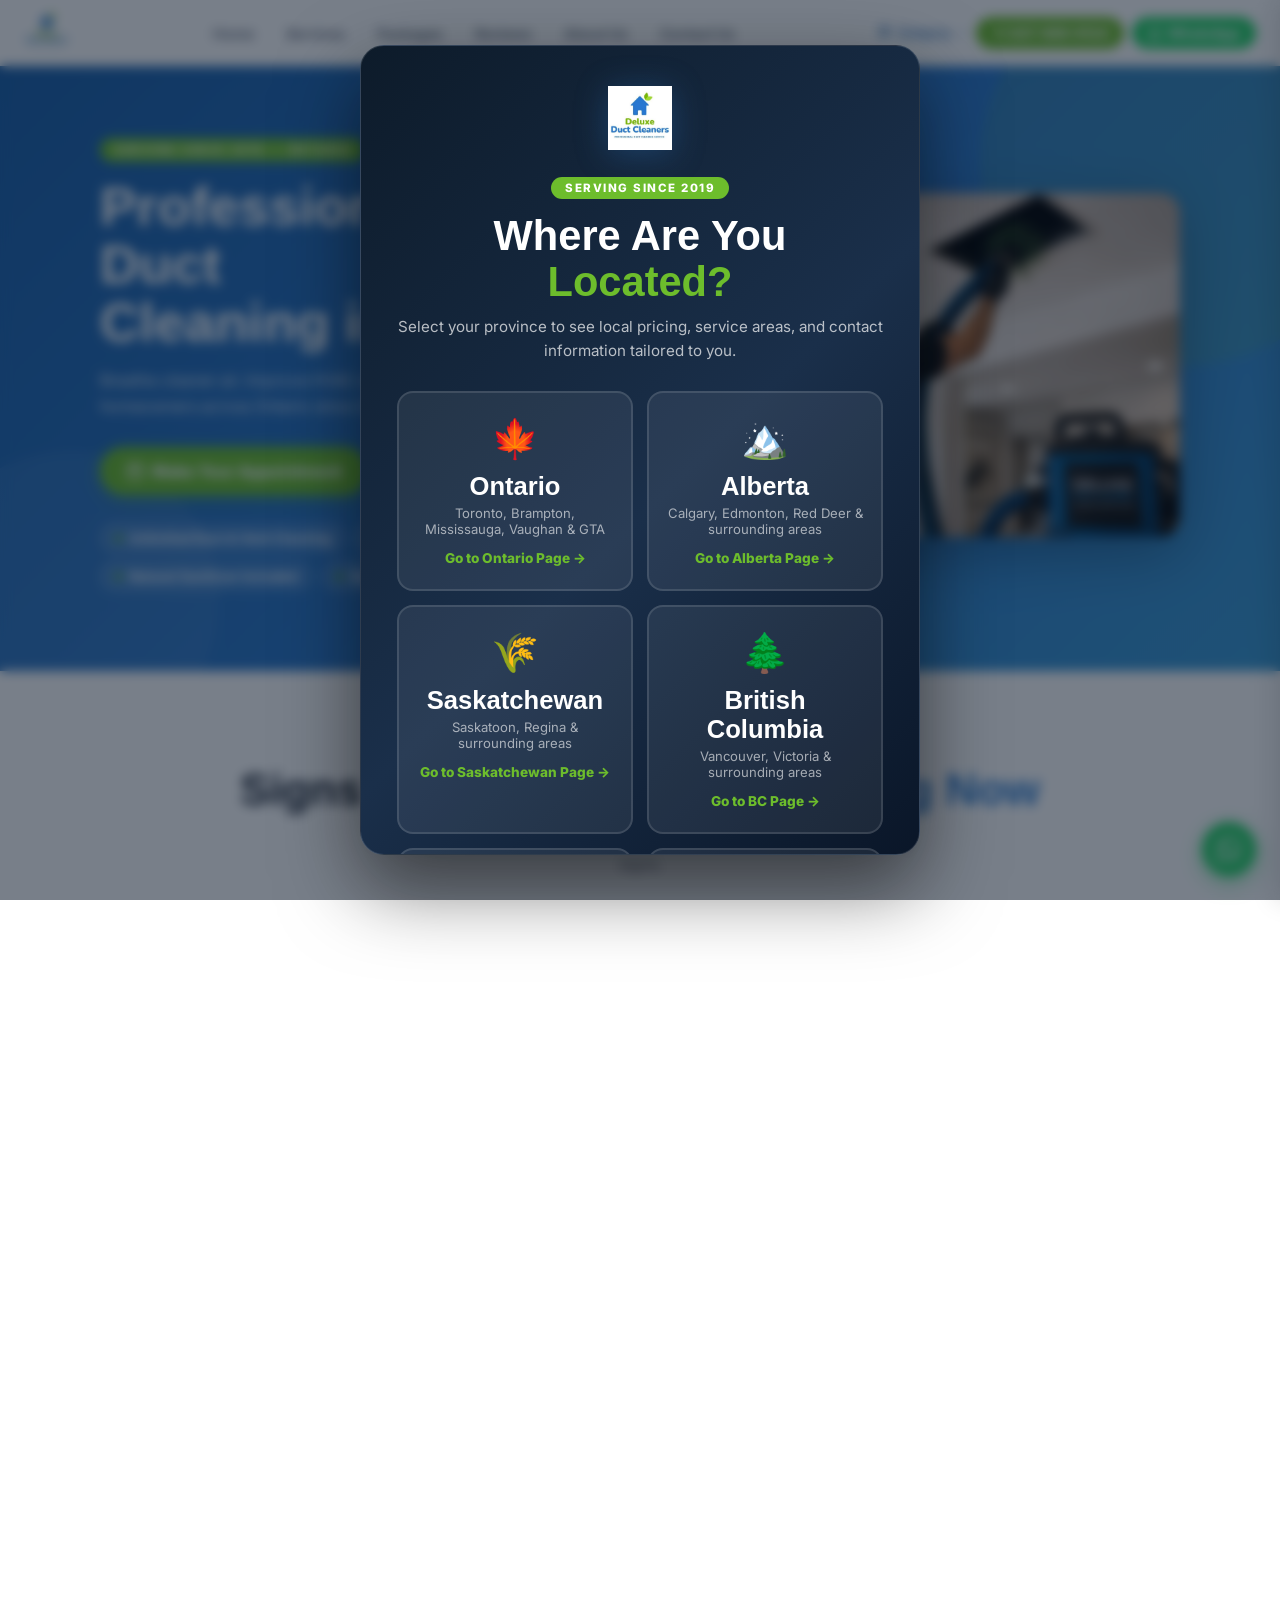
<file: index.html>
<!DOCTYPE html>
<html lang="en">
<head>
<meta charset="UTF-8">
<meta name="viewport" content="width=device-width, initial-scale=1.0">
<!-- UNIQUE ONTARIO META DESCRIPTION -->
  <meta name="description" content="Top-rated residential air duct & furnace cleaning services in Ontario. Improve indoor air quality and maximize HVAC efficiency. Book now!">
  
  <title>Deluxe Duct Cleaners | Ontario Professional Air Duct Cleaning</title><link rel="preconnect" href="https://fonts.googleapis.com">
<!-- 1. The Standard Icon for Microsoft Edge / General Browsers -->
<link rel="icon" type="image/x-icon" href="assets/favicon.ico">

<!-- 2. The High-Res PNG Icon for Google Search Snippets -->
<link rel="icon" type="image/png" sizes="96x96" href="assets/favicon-96x96.png">

<!-- 3. The Apple Touch Icon for iOS/Safari Mobile Listings -->
<link rel="apple-touch-icon" sizes="180x180" href="assets/apple-touch-icon.png">

<!-- 4. Web App Manifest Configurations for Android/Chrome Devices -->
<link rel="manifest" href="/assets/web-app-manifest.json">


<!-- Google Fonts: Inter -->
<link rel="preconnect" href="https://fonts.googleapis.com">
<link rel="preconnect" href="https://fonts.gstatic.com" crossorigin>
<link href="https://fonts.googleapis.com/css2?family=Inter:wght@400;500;600;700;800&display=swap" rel="stylesheet"><link rel="stylesheet" href="assets/style.css">

<style>
/* --- Province switcher dropdown --- */
.loc-dropdown{position:relative;}
.loc-dropdown .loc-toggle{cursor:pointer;background:none;border:none;font:inherit;display:inline-flex;align-items:center;gap:6px;padding:inherit;}
.loc-caret{transition:transform .2s ease;flex-shrink:0;}
.loc-dropdown.open .loc-caret{transform:rotate(180deg);}
.loc-dropdown-menu{display:none;position:absolute;top:calc(100% + 10px);right:0;background:#fff;border-radius:12px;box-shadow:0 14px 34px rgba(0,0,0,.18);min-width:210px;padding:6px;z-index:999;}
.loc-dropdown.open .loc-dropdown-menu{display:block;}
.loc-option{display:flex;align-items:center;gap:8px;padding:10px 12px;border-radius:8px;font-size:.9rem;font-weight:600;color:#1a1a1a;text-decoration:none;white-space:nowrap;}
.loc-option:hover{background:rgba(0,0,0,.06);}
.loc-option.active{background:rgba(46,125,209,.12);color:#2E7DD1;}
.loc-option.active::after{content:"\2713";margin-left:auto;font-weight:800;}

.sm-loc-label{padding:10px 4px 4px;font-size:.72rem;letter-spacing:.06em;text-transform:uppercase;opacity:.55;font-weight:700;}
.sm-loc-list{display:flex;flex-direction:column;gap:2px;}
.sm-loc-option{display:flex;align-items:center;gap:8px;padding:10px 8px;border-radius:8px;font-weight:600;text-decoration:none;color:inherit;}
.sm-loc-option:hover{background:rgba(0,0,0,.06);}
.sm-loc-option.active{background:rgba(46,125,209,.14);color:#2E7DD1;}
.sm-loc-option.active::after{content:"\2713";margin-left:auto;font-weight:800;}

@media (max-width:900px){
  .loc-dropdown-menu{right:-10px;min-width:200px;}
}
@media (max-width:520px){
  .loc-dropdown .loc-toggle span{display:none;}
  .loc-dropdown-menu{right:-90px;max-width:calc(100vw - 20px);}
}
</style>
</head>
<body>

<!-- OVERLAY + SIDE MENU -->
<div class="overlay" id="overlay" onclick="closeSM()"></div>
<div class="sidemenu" id="sidemenu">
  <div class="sm-head">
    <class="nav-logo"img src="assets/logo.jpeg" alt="Logo">
    <button class="sm-close" onclick="closeSM()">&#10005;</button>
  </div>
  <div class="sm-links">
    <a href="#hero" onclick="navigateMobile('hero');return false;">Home</a>
    <a href="#services" onclick="navigateMobile('services');return false;">Services</a>
    <a href="#packages" onclick="navigateMobile('packages');return false;">Packages</a>
    <a href="#reviews" onclick="navigateMobile('reviews');return false;">Reviews</a>
    <a href="#contact" onclick="navigateMobile('contact');return false;">About Us</a>
    <a href="#cta-band" onclick="navigateMobile('cta-band');return false;">Contact Us</a>

    <div class="sm-divider"></div>
    <div class="sm-loc-label">Switch Province</div>
    <div class="sm-loc-list">
    <a href="index.html" class="sm-loc-option active"><svg width="13" height="13" viewBox="0 0 24 24" fill="none" stroke="currentColor" stroke-width="2.5"><path d="M21 10c0 7-9 13-9 13s-9-6-9-13a9 9 0 0118 0z"/><circle cx="12" cy="10" r="3"/></svg> Ontario</a>
    <a href="alberta.html" class="sm-loc-option"><svg width="13" height="13" viewBox="0 0 24 24" fill="none" stroke="currentColor" stroke-width="2.5"><path d="M21 10c0 7-9 13-9 13s-9-6-9-13a9 9 0 0118 0z"/><circle cx="12" cy="10" r="3"/></svg> Alberta</a>
    <a href="saskatchewan.html" class="sm-loc-option"><svg width="13" height="13" viewBox="0 0 24 24" fill="none" stroke="currentColor" stroke-width="2.5"><path d="M21 10c0 7-9 13-9 13s-9-6-9-13a9 9 0 0118 0z"/><circle cx="12" cy="10" r="3"/></svg> Saskatchewan</a>
    <a href="british-columbia.html" class="sm-loc-option"><svg width="13" height="13" viewBox="0 0 24 24" fill="none" stroke="currentColor" stroke-width="2.5"><path d="M21 10c0 7-9 13-9 13s-9-6-9-13a9 9 0 0118 0z"/><circle cx="12" cy="10" r="3"/></svg> British Columbia</a>
    <a href="manitoba.html" class="sm-loc-option"><svg width="13" height="13" viewBox="0 0 24 24" fill="none" stroke="currentColor" stroke-width="2.5"><path d="M21 10c0 7-9 13-9 13s-9-6-9-13a9 9 0 0118 0z"/><circle cx="12" cy="10" r="3"/></svg> Manitoba</a>
    <a href="saskatoon-regina.html" class="sm-loc-option"><svg width="13" height="13" viewBox="0 0 24 24" fill="none" stroke="currentColor" stroke-width="2.5"><path d="M21 10c0 7-9 13-9 13s-9-6-9-13a9 9 0 0118 0z"/><circle cx="12" cy="10" r="3"/></svg> Saskatoon & Regina</a>
    </div>
  </div>
  <div class="sm-footer">
    <a href="https://wa.me/14378899124" target="_blank" class="sm-wa">
      <svg width="18" height="18" viewBox="0 0 24 24" fill="currentColor"><path d="M17.472 14.382c-.297-.149-1.758-.867-2.03-.967-.273-.099-.471-.148-.67.15-.197.297-.767.966-.94 1.164-.173.199-.347.223-.644.075-.297-.15-1.255-.463-2.39-1.475-.883-.788-1.48-1.761-1.653-2.059-.173-.297-.018-.458.13-.606.134-.133.298-.347.446-.52.149-.174.198-.298.298-.497.099-.198.05-.371-.025-.52-.075-.149-.669-1.612-.916-2.207-.242-.579-.487-.5-.669-.51-.173-.008-.371-.01-.57-.01-.198 0-.52.074-.792.372-.272.297-1.04 1.016-1.04 2.479 0 1.462 1.065 2.875 1.213 3.074.149.198 2.096 3.2 5.077 4.487.709.306 1.262.489 1.694.625.712.227 1.36.195 1.871.118.571-.085 1.758-.719 2.006-1.413.248-.694.248-1.289.173-1.413-.074-.124-.272-.198-.57-.347m-5.421 7.403h-.004a9.87 9.87 0 01-5.031-1.378l-.361-.214-3.741.982.998-3.648-.235-.374a9.86 9.86 0 01-1.51-5.26c.001-5.45 4.436-9.884 9.888-9.884 2.64 0 5.122 1.03 6.988 2.898a9.825 9.825 0 012.893 6.994c-.003 5.45-4.437 9.884-9.885 9.884m8.413-18.297A11.815 11.815 0 0012.05 0C5.495 0 .16 5.335.157 11.892c0 2.096.547 4.142 1.588 5.945L.057 24l6.305-1.654a11.882 11.882 0 005.683 1.448h.005c6.554 0 11.89-5.335 11.893-11.893a11.821 11.821 0 00-3.48-8.413Z"/></svg>
      WhatsApp Message
    </a>
  </div>
</div>

<!-- TOP NAV -->
<nav class="topnav" id="topnav">
  <div class="nav-logo"><img src="assets/logo.jpeg" alt="Logo"></div>
  <div class="nav-center">
    <a href="#hero" onclick="scrollToSection('hero');return false;">Home</a>
    <a href="#services" onclick="scrollToSection('services');return false;">Services</a>
    <a href="#packages" onclick="scrollToSection('packages');return false;">Packages</a>
    <a href="#reviews" onclick="scrollToSection('reviews');return false;">Reviews</a>
    <a href="#contact" onclick="scrollToSection('contact');return false;">About Us</a>
    <a href="#cta-band" onclick="scrollToSection('cta-band');return false;">Contact Us</a>
  </div>
  <div class="nav-right">
    <div class="loc-dropdown" id="locDropdown">
      <button type="button" class="loc-toggle" onclick="toggleLocDropdown(event)" aria-haspopup="true" aria-expanded="false">
        <svg width="13" height="13" viewBox="0 0 24 24" fill="none" stroke="currentColor" stroke-width="2.5"><path d="M21 10c0 7-9 13-9 13s-9-6-9-13a9 9 0 0118 0z"/><circle cx="12" cy="10" r="3"/></svg>
        <span>Ontario</span>
        <svg class="loc-caret" width="10" height="10" viewBox="0 0 24 24" fill="none" stroke="currentColor" stroke-width="2.5"><path d="M6 9l6 6 6-6"/></svg>
      </button>
      <div class="loc-dropdown-menu" id="locDropdownMenu" role="menu">
    <a href="index.html" class="loc-option active" role="menuitem">Ontario</a>
    <a href="alberta.html" class="loc-option" role="menuitem">Alberta</a>
    <a href="saskatchewan.html" class="loc-option" role="menuitem">Saskatchewan</a>
    <a href="british-columbia.html" class="loc-option" role="menuitem">British Columbia</a>
    <a href="manitoba.html" class="loc-option" role="menuitem">Manitoba</a>
    <a href="saskatoon-regina.html" class="loc-option" role="menuitem">Saskatoon & Regina</a>
      </div>
    </div>
    <a href="tel:+14378899124" class="btn-nav-call">+1 437-889-9124</a>
    <a href="https://wa.me/14378899124" target="_blank" class="btn-nav-wa">
      <svg width="15" height="15" viewBox="0 0 24 24" fill="currentColor"><path d="M17.472 14.382c-.297-.149-1.758-.867-2.03-.967-.273-.099-.471-.148-.67.15-.197.297-.767.966-.94 1.164-.173.199-.347.223-.644.075-.297-.15-1.255-.463-2.39-1.475-.883-.788-1.48-1.761-1.653-2.059-.173-.297-.018-.458.13-.606.134-.133.298-.347.446-.52.149-.174.198-.298.298-.497.099-.198.05-.371-.025-.52-.075-.149-.669-1.612-.916-2.207-.242-.579-.487-.5-.669-.51-.173-.008-.371-.01-.57-.01-.198 0-.52.074-.792.372-.272.297-1.04 1.016-1.04 2.479 0 1.462 1.065 2.875 1.213 3.074.149.198 2.096 3.2 5.077 4.487.709.306 1.262.489 1.694.625.712.227 1.36.195 1.871.118.571-.085 1.758-.719 2.006-1.413.248-.694.248-1.289.173-1.413-.074-.124-.272-.198-.57-.347m-5.421 7.403h-.004a9.87 9.87 0 01-5.031-1.378l-.361-.214-3.741.982.998-3.648-.235-.374a9.86 9.86 0 01-1.51-5.26c.001-5.45 4.436-9.884 9.888-9.884 2.64 0 5.122 1.03 6.988 2.898a9.825 9.825 0 012.893 6.994c-.003 5.45-4.437 9.884-9.885 9.884m8.413-18.297A11.815 11.815 0 0012.05 0C5.495 0 .16 5.335.157 11.892c0 2.096.547 4.142 1.588 5.945L.057 24l6.305-1.654a11.882 11.882 0 005.683 1.448h.005c6.554 0 11.89-5.335 11.893-11.893a11.821 11.821 0 00-3.48-8.413Z"/></svg>
      WhatsApp
    </a>
    <button class="hamburger" onclick="openSM()"><span></span><span></span><span></span></button>
  </div>
</nav>

<!-- S1: HERO -->
<section class="hero" id="hero">
  <div class="hero-inner">
    <div class="hero-text">
      <span class="badge">Serving Since 2019 &mdash; Ontario</span>
      <h1>Professional Air Duct<br>Cleaning in <span>Ontario</span></h1>
      <p>Breathe cleaner air. Improve HVAC efficiency. Trusted by hundreds of homeowners across Ontario since 2019.</p>
      <div class="hero-btns">
        <button class="btn-appt" onclick="scrollToSection('booking')">
          <svg width="18" height="18" viewBox="0 0 24 24" fill="none" stroke="currentColor" stroke-width="2.5"><rect x="3" y="4" width="18" height="18" rx="2"/><path d="M16 2v4M8 2v4M3 10h18"/></svg>
          Make Your Appointment
        </button>
        <a href="https://wa.me/14378899124" target="_blank" class="btn-wa">
          <svg width="18" height="18" viewBox="0 0 24 24" fill="currentColor"><path d="M17.472 14.382c-.297-.149-1.758-.867-2.03-.967-.273-.099-.471-.148-.67.15-.197.297-.767.966-.94 1.164-.173.199-.347.223-.644.075-.297-.15-1.255-.463-2.39-1.475-.883-.788-1.48-1.761-1.653-2.059-.173-.297-.018-.458.13-.606.134-.133.298-.347.446-.52.149-.174.198-.298.298-.497.099-.198.05-.371-.025-.52-.075-.149-.669-1.612-.916-2.207-.242-.579-.487-.5-.669-.51-.173-.008-.371-.01-.57-.01-.198 0-.52.074-.792.372-.272.297-1.04 1.016-1.04 2.479 0 1.462 1.065 2.875 1.213 3.074.149.198 2.096 3.2 5.077 4.487.709.306 1.262.489 1.694.625.712.227 1.36.195 1.871.118.571-.085 1.758-.719 2.006-1.413.248-.694.248-1.289.173-1.413-.074-.124-.272-.198-.57-.347m-5.421 7.403h-.004a9.87 9.87 0 01-5.031-1.378l-.361-.214-3.741.982.998-3.648-.235-.374a9.86 9.86 0 01-1.51-5.26c.001-5.45 4.436-9.884 9.888-9.884 2.64 0 5.122 1.03 6.988 2.898a9.825 9.825 0 012.893 6.994c-.003 5.45-4.437 9.884-9.885 9.884m8.413-18.297A11.815 11.815 0 0012.05 0C5.495 0 .16 5.335.157 11.892c0 2.096.547 4.142 1.588 5.945L.057 24l6.305-1.654a11.882 11.882 0 005.683 1.448h.005c6.554 0 11.89-5.335 11.893-11.893a11.821 11.821 0 00-3.48-8.413Z"/></svg>
          Chat on WhatsApp
        </a>
      </div>
      <div class="hero-tags">
        <div class="hero-tag">Unlimited Duct &amp; Vent Cleaning</div>
        <div class="hero-tag">Dryer, Furnace &amp; AC Checkup</div>
        <div class="hero-tag">Natural Sanitizer Included</div>
        <div class="hero-tag">Same Day Service Available</div>
      </div>
    </div>
    <div class="hero-img">
    <img src="assets/img1.jpeg" alt="Deluxe Duct Cleaners technician"></div>
  </div>
</section>

<!-- S2: PROBLEMS -->
<section class="section problems-bg" id="problems">
  <div class="container">
    <div class="label anim-fade">Is Your Home Affected?</div>
    <h2 class="title anim-fade">Signs Your Ducts Need <span>Cleaning Now</span></h2>
    <p class="sub anim-fade">Dirty air ducts silently harm your family's health. Watch for these warning signs.</p>
    <div class="problem-row">

  <div class="problem-item reveal">
    <div class="problem-icon">
      <svg width="24" height="24" viewBox="0 0 24 24" fill="none" stroke="#2E7DD1" stroke-width="2">
        <path d="M12 2C6.48 2 2 6.48 2 12s4.48 10 10 10 10-4.48 10-10S17.52 2 12 2z"/>
        <path d="M8 12h8M12 8v8"/>
      </svg>
    </div>

    <div class="problem-content">
      <h3>Visible Dust on Vents</h3>
      <p>Dust and debris building around your vent covers means your ducts are overdue for cleaning.</p>
    </div>
  </div>

  <div class="problem-item reveal">
    <div class="problem-icon">
      <svg width="24" height="24" viewBox="0 0 24 24" fill="none" stroke="#2E7DD1" stroke-width="2">
        <path d="M20.84 4.61a5.5 5.5 0 00-7.78 0L12 5.67l-1.06-1.06a5.5 5.5 0 00-7.78 7.78l1.06 1.06L12 21.23l7.78-7.78 1.06-1.06a5.5 5.5 0 000-7.78z"/>
      </svg>
    </div>

    <div class="problem-content">
      <h3>Unexplained Allergies</h3>
      <p>Persistent sneezing, itchy eyes, or congestion indoors often points to airborne allergens circulating through dirty ducts.</p>
    </div>
  </div>

  <div class="problem-item reveal">
    <div class="problem-icon">
      <svg width="24" height="24" viewBox="0 0 24 24" fill="none" stroke="#2E7DD1" stroke-width="2">
        <path d="M13 2L3 14h9l-1 8 10-12h-9l1-8z"/>
      </svg>
    </div>

    <div class="problem-content">
      <h3>Rising Energy Bills</h3>
      <p>Blocked ducts force your HVAC to work harder, increasing energy consumption and monthly costs.</p>
    </div>
  </div>

  <div class="problem-item reveal">
    <div class="problem-icon">
      <svg width="24" height="24" viewBox="0 0 24 24" fill="none" stroke="#2E7DD1" stroke-width="2">
        <path d="M3 9l9-7 9 7v11a2 2 0 01-2 2H5a2 2 0 01-2-2z"/>
        <polyline points="9 22 9 12 15 12 15 22"/>
      </svg>
    </div>

    <div class="problem-content">
      <h3>Recent Renovation</h3>
      <p>Construction debris, drywall dust, and sawdust contaminate ducts during home renovations.</p>
    </div>
  </div>

</div>
  </div>
</section>


<!--SERVICES-->
<section class="section services-bg" id="services">
  <div class="container">
    <div class="label anim-fade" style="text-align: center;">What We Do</div>
    <h2 class="title anim-fade" style="text-align: center;">Our Professional <span>Cleaning Services</span></h2>
    <p class="sub anim-fade" style="text-align: center; max-width: 650px; margin: 0 auto 50px auto;">Comprehensive air system cleaning for every type of property.</p>
    
    <div class="svc-stack-container">

      <div class="svc-card theme-blue-light">
        <div class="svc-card-body">
          <div class="svc-content">
            <h3>Air Duct <span>Cleaning</span></h3>
            <p>Improve your indoor air quality with our thorough air duct cleaning service. We remove dust, allergens, and debris from your ductwork to ensure cleaner, healthier air circulation throughout your home or business.</p>
          </div>
          <div class="svc-img">
            <img src="assets/img1.jpeg" alt="Air Duct Cleaning">
          </div>
        </div>
      </div>

      <div class="svc-card theme-green-light">
        <div class="svc-card-body">
          <div class="svc-content">
            <h3>Dryer Vent <span>Cleaning</span></h3>
            <p>Prevent fire hazards and improve dryer efficiency with our professional dryer vent cleaning. We clear lint buildup and blockages to help your dryer run safely, faster, and more efficiently.</p>
          </div>
          <div class="svc-img">
            <img src="assets/img2.png" alt="Dryer Vent Cleaning">
          </div>
        </div>
      </div>

      <div class="svc-card theme-white">
        <div class="svc-card-body">
          <div class="svc-content">
            <h3>Furnace <span>Cleaning</span></h3>
            <p>Keep your heating system running at peak performance. Our furnace cleaning service removes dirt and buildup that can reduce efficiency, helping extend the life of your system and improve indoor air quality.</p>
          </div>
          <div class="svc-img">
            <img src="assets/img3.png" alt="Furnace Cleaning">
          </div>
        </div>
      </div>

      <div class="svc-card theme-blue-light">
        <div class="svc-card-body">
          <div class="svc-content">
            <h3>HVAC System <span>Cleaning</span></h3>
            <p>Our complete HVAC cleaning service targets every component of your system, ensuring optimal airflow, better energy efficiency, and a cleaner, healthier environment year-round.</p>
          </div>
          <div class="svc-img">
            <img src="assets/img4.png" alt="HVAC System Cleaning">
          </div>
        </div>
      </div>

      <div class="svc-card theme-green-light">
        <div class="svc-card-body">
          <div class="svc-content">
            <h3>Residential <span>Duct Cleaning</span></h3>
            <p>Designed for homeowners, our residential duct cleaning service eliminates dust, allergens, and contaminants from your home’s ventilation system, creating a safer and fresher living space for your family.</p>
          </div>
          <div class="svc-img">
            <img src="assets/img5.png" alt="Residential Duct Cleaning">
          </div>
        </div>
      </div>

      <div class="svc-card theme-white">
        <div class="svc-card-body">
          <div class="svc-content">
            <h3>Commercial <span>Duct Cleaning</span></h3>
            <p>We provide reliable commercial duct cleaning for offices, retail spaces, and industrial buildings. Improve air quality, maintain compliance, and create a healthier environment for employees and customers.</p>
          </div>
          <div class="svc-img">
            <img src="assets/img6.png" alt="Commercial Duct Cleaning">
          </div>
        </div>
      </div>

    </div>
  </div>
</section>


<!-- S4: PACKAGES -->
<section class="section packages-bg" id="packages">
  <div class="container">
    <div class="label anim-fade">Transparent Pricing</div>
    <h2 class="title anim-fade">Choose the Right Package <span>for Your Home</span></h2>
    <p class="sub anim-fade">All packages include our natural disinfectant sanitizer. No hidden fees, ever.</p>
    <div class="pkg-grid">
      <div class="pkg-card anim-pop stagger-1">
        <div class="pkg-name">Basic</div>
        <div class="pkg-tag">Perfect for smaller homes</div>
        <div class="pkg-price">
          <div class="pkg-from">Starting from</div>
          <div class="pkg-amount">$99</div>
          <div class="pkg-note">Up to 8 vents included</div>
        </div>
        <div class="pkg-div"></div>
        <ul class="pkg-features">
          <li>Cleaning of all the Ducts </li>
          <li>Cleaning of all the Vents</li>
          <li>Natural Disinfectant Sanitizer sprayed into the main duct line</li>
          <li> FREE Inspection of Furnace, Mainlines, Dryer & AC</li>
        </ul>
        <a href="https://wa.me/14378899124" target="_blank" class="pkg-btn pkg-outline">Book via WhatsApp</a>
      </div>
      <div class="pkg-card featured anim-pop stagger-2">
        <div class="pkg-name">Complete</div>
        <div class="pkg-tag">Best value for families</div>
        <div class="pkg-price">
          <div class="pkg-from">Starting from</div>
          <div class="pkg-amount">$210</div>
          <div class="pkg-note">Unlimited vents</div>
        </div>
        <div class="pkg-div"></div>
        <ul class="pkg-features">
          <li>Cleaning of all the Ducts </li>
          <li>Dryer vent cleaning</li>
          <li>Cleaning of all the Vents</li>
          <li>Dryer vent cleaning </li>
          <li>Furnace cleaning </li>
          <li>Ac cleaning </li>
          <li>Natural Disinfectant Sanitizer sprayed into the main duct line </li>
        </ul>
        <a href="https://wa.me/14378899124" target="_blank" class="pkg-btn pkg-fill">Book Now</a>
      </div>
      <div class="pkg-card anim-pop stagger-3">
        <div class="pkg-name">Premium</div>
        <div class="pkg-tag">Total home air health</div>
        <div class="pkg-price">
          <div class="pkg-from">Starting from</div>
          <div class="pkg-amount">$310</div>
          <div class="pkg-note">Full system service</div>
        </div>
        <div class="pkg-div"></div>
        <ul class="pkg-features">
          <li>Everything in Complete</li>
          <li>Furnace cleaning</li>
          <li>Furnace deep clean</li>
          <li>Ac cleaning </li>
          <li>Brushing service </li>
          <li>Dryer vent </li>
          <li>Natural Disinfectant Sanitizer sprayed into the main duct line</li>
        </ul>
        <a href="https://wa.me/14378899124" target="_blank" class="pkg-btn pkg-outline">Book via WhatsApp</a>
      </div>
    </div>
  </div>
</section>

<!-- STATS -->
<div class="stats-strip">
  <div class="stats-row">
    <div class="stat-item"><div class="stat-num">500+</div><div class="stat-label">Homes Cleaned in Ontario</div></div>
    <div class="stat-item"><div class="stat-num">5&#9733;</div><div class="stat-label">Average Rating</div></div>
    <div class="stat-item"><div class="stat-num">100%</div><div class="stat-label">Satisfaction Guaranteed</div></div>
    <div class="stat-item"><div class="stat-num">2019</div><div class="stat-label">Serving Since</div></div>
  </div>
</div>

<!--REVIEWS-->
<div class="container" id="reviews">
  <div class="label anim-fade" style="padding-top: 30px;">Real Customers</div>
  <h2 class="title anim-fade">What Your Neighbors in <span>Ontario</span> Are Saying </h2>
  <p class="sub anim-fade">Hundreds of homeowners across Ontario trust Deluxe Duct Cleaners.</p>

  <div class="reviews-marquee-track">
    
    <div class="rev-marquee-col scroll-up">
      <div class="rev-marquee-group">
        <div class="rev-float-card theme-blue">
          <div class="rev-card-header">
            <div class="rev-avatar">AM</div>
            <div class="rev-meta"><h3>Andrew M.</h3><div class="rev-location">Toronto, ON</div></div>
            <span class="rev-badge-tag">Deluxe Homeowner</span>
          </div>
          <div class="stars">★★★★★</div>
          <p class="rev-quote">"Best duct cleaning service in Toronto."</p>
          <p class="rev-fulltext">Fast, friendly, and the air in our downtown home feels completely different. Highly recommend to anyone in the GTA.</p>
        </div>
        <div class="rev-float-card theme-white">
          <div class="rev-card-header">
            <div class="rev-avatar">SD</div>
            <div class="rev-meta"><h3>Sobia D.</h3><div class="rev-location">Mississauga, ON</div></div>
            <span class="rev-badge-tag">Quick Response</span>
          </div>
          <div class="stars">★★★★★</div>
          <p class="rev-quote">"Same-day service is real."</p>
          <p class="rev-fulltext">Called them at 8:30am and they were at my house in Mississauga before noon. Quick turnaround and outstanding work quality.</p>
        </div>
      </div>
      
      <div class="rev-marquee-group" aria-hidden="true">
        <div class="rev-float-card theme-blue">
          <div class="rev-card-header">
            <div class="rev-avatar">AM</div>
            <div class="rev-meta"><h3>Andrew M.</h3><div class="rev-location">Toronto, ON</div></div>
            <span class="rev-badge-tag">Deluxe Homeowner</span>
          </div>
          <div class="stars">★★★★★</div>
          <p class="rev-quote">"Best duct cleaning service in Toronto."</p>
          <p class="rev-fulltext">Fast, friendly, and the air in our downtown home feels completely different. Highly recommend to anyone in the GTA.</p>
        </div>
        <div class="rev-float-card theme-white">
          <div class="rev-card-header">
            <div class="rev-avatar">SD</div>
            <div class="rev-meta"><h3>Sobia D.</h3><div class="rev-location">Mississauga, ON</div></div>
            <span class="rev-badge-tag">Quick Response</span>
          </div>
          <div class="stars">★★★★★</div>
          <p class="rev-quote">"Same-day service is real."</p>
          <p class="rev-fulltext">Called them at 8:30am and they were at my house in Mississauga before noon. Quick turnaround and outstanding work quality.</p>
        </div>
      </div>
    </div>

    <div class="rev-marquee-col scroll-down">
      <div class="rev-marquee-group">
        <div class="rev-float-card theme-green">
          <div class="rev-card-header">
            <div class="rev-avatar">RH</div>
            <div class="rev-meta"><h3>Ryan H.</h3><div class="rev-location">Brampton, ON</div></div>
            <span class="rev-badge-tag">Furnace Restoration</span>
          </div>
          <div class="stars">★★★★★</div>
          <p class="rev-quote">"Our furnace is running better than ever."</p>
          <p class="rev-fulltext">Ontario winters can get freezing. Deluxe came out and did a complete system clean, and the air flow difference has been incredible. Already notice the lower utility bills!</p>
        </div>
      </div>
      
      <div class="rev-marquee-group" aria-hidden="true">
        <div class="rev-float-card theme-green">
          <div class="rev-card-header">
            <div class="rev-avatar">RH</div>
            <div class="rev-meta"><h3>Ryan H.</h3><div class="rev-location">Brampton, ON</div></div>
            <span class="rev-badge-tag">Furnace Restoration</span>
          </div>
          <div class="stars">★★★★★</div>
          <p class="rev-quote">"Our furnace is running better than ever."</p>
          <p class="rev-fulltext">Ontario winters can get freezing. Deluxe came out and did a complete system clean, and the air flow difference has been incredible. Already notice the lower utility bills!</p>
        </div>
      </div>
    </div>

    <div class="rev-marquee-col scroll-up">
      <div class="rev-marquee-group">
        <div class="rev-float-card theme-white">
          <div class="rev-card-header">
            <div class="rev-avatar">LN</div>
            <div class="rev-meta"><h3>Lisa N.</h3><div class="rev-location">Hamilton, ON</div></div>
            <span class="rev-badge-tag">Verified Review</span>
          </div>
          <div class="stars">★★★★★</div>
          <p class="rev-quote">"No hidden charges, every vent cleaned."</p>
          <p class="rev-fulltext">Professional team from start to finish. They checked every single vent branch and the natural sanitizer left our home smelling fresh.</p>
        </div>
        <div class="rev-float-card theme-blue">
          <div class="rev-card-header">
            <div class="rev-avatar">KP</div>
            <div class="rev-meta"><h3>Kevin P.</h3><div class="rev-location">Markham, ON</div></div>
            <span class="rev-badge-tag">Transparent Care</span>
          </div>
          <div class="stars">★★★★★</div>
          <p class="rev-quote">"Booked via WhatsApp — seamless."</p>
          <p class="rev-fulltext">Messaged them late the night before through WhatsApp. They confirmed within minutes and arrived right on time. Couldn't have been easier.</p>
        </div>
      </div>
      
      <div class="rev-marquee-group" aria-hidden="true">
        <div class="rev-float-card theme-white">
          <div class="rev-card-header">
            <div class="rev-avatar">LN</div>
            <div class="rev-meta"><h3>Lisa N.</h3><div class="rev-location">Hamilton, ON</div></div>
            <span class="rev-badge-tag">Verified Review</span>
          </div>
          <div class="stars">★★★★★</div>
          <p class="rev-quote">"No hidden charges, every vent cleaned."</p>
          <p class="rev-fulltext">Professional team from start to finish. They checked every single vent branch and the natural sanitizer left our home smelling fresh.</p>
        </div>
        <div class="rev-float-card theme-blue">
          <div class="rev-card-header">
            <div class="rev-avatar">KP</div>
            <div class="rev-meta"><h3>Kevin P.</h3><div class="rev-location">Markham, ON</div></div>
            <span class="rev-badge-tag">Transparent Care</span>
          </div>
          <div class="stars">★★★★★</div>
          <p class="rev-quote">"Booked via WhatsApp — seamless."</p>
          <p class="rev-fulltext">Messaged them late the night before through WhatsApp. They confirmed within minutes and arrived right on time. Couldn't have been easier.</p>
        </div>
      </div>
    </div>

  </div>
</div>
</section>

<!-- S6: CONTACT + MAP -->
<section class="section contact-bg" id="contact">
  <div class="container">
    <div class="label anim-fade">Local & Trusted</div>
    <h2 class="title anim-fade">About Us — <span>Ontario</span></h2>
    <p class="sub anim-fade">Locally operated, professionally trained, and committed to clean air since 2019.</p>
    
    <div class="contact-layout">
      
      <div class="contact-card anim-left">
        <h3>Contact Information</h3>
        <div class="ci">
          <div class="ci-icon"><svg width="20" height="20" viewBox="0 0 24 24" fill="none" stroke="#2E7DD1" stroke-width="2"><path d="M22 16.92v3a2 2 0 01-2.18 2A19.79 19.79 0 013.09 5.18 2 2 0 015.07 3h3a2 2 0 012 1.72 12.84 12.84 0 00.7 2.81 2 2 0 01-.45 2.11L9.09 10.91a16 16 0 006 6l1.27-1.27a2 2 0 012.11-.45 12.84 12.84 0 002.81.7A2 2 0 0122 16.92z"/></svg></div>
          <div class="ci-text"><h4>Phone</h4><a href="tel:+14378899124">+1 437-889-9124</a></div>
        </div>
        <div class="ci">
          <div class="ci-icon"><svg width="20" height="20" viewBox="0 0 24 24" fill="none" stroke="#2E7DD1" stroke-width="2"><path d="M4 4h16c1.1 0 2 .9 2 2v12c0 1.1-.9 2-2 2H4c-1.1 0-2-.9-2-2V6c0-1.1.9-2 2-2z"/><polyline points="22,6 12,13 2,6"/></svg></div>
          <div class="ci-text"><h4>Email</h4><a href="mailto:info@deluxeductcleaners.ca">info@deluxeductcleaners.ca</a></div>
        </div>
        <div class="ci">
          <div class="ci-icon"><svg width="20" height="20" viewBox="0 0 24 24" fill="none" stroke="#2E7DD1" stroke-width="2"><path d="M21 10c0 7-9 13-9 13s-9-6-9-13a9 9 0 0118 0z"/><circle cx="12" cy="10" r="3"/></svg></div>
          <div class="ci-text"><h4>Service Area</h4><p>Greater Toronto Area & Major Cities, Ontario</p></div>
        </div>
        <div class="ci">
          <div class="ci-icon"><svg width="20" height="20" viewBox="0 0 24 24" fill="none" stroke="#2E7DD1" stroke-width="2"><path d="M17 21v-2a4 4 0 00-4-4H5a4 4 0 00-4 4v2"/><circle cx="9" cy="7" r="4"/><path d="M23 21v-2a4 4 0 00-3-3.87M16 3.13a4 4 0 010 7.75"/></svg></div>
          <div class="ci-text"><h4>Facebook</h4><a href="https://www.facebook.com/DeluxeDuct.Cleaners" target="_blank">DeluxeDuct.Cleaners</a></div>
        </div>
                <div class="ci">
  <div class="ci-icon">
    <svg width="20" height="20" viewBox="0 0 24 24" fill="none" stroke="#2E7DD1" stroke-width="2" stroke-linecap="round" stroke-linejoin="round">
      <rect x="2" y="2" width="20" height="20" rx="5" ry="5"></rect>
      <path d="M16 11.37A4 4 0 1 1 12.63 8 4 4 0 0 1 16 11.37z"></path>
      <line x1="17.5" y1="6.5" x2="17.51" y2="6.5"></line>
    </svg>
  </div>
  <div class="ci-text">
    <h4>Instagram</h4>
    <a href="www.instagram.com" target="_blank">@Coming Soon!</a>
  </div>
</div>
        <span class="since-badge">
          <svg width="16" height="16" viewBox="0 0 24 24" fill="none" stroke="currentColor" stroke-width="2.5"><path d="M12 22s8-4 8-10V5l-8-3-8 3v7c0 6 8 10 8 10z"/></svg>
          Reliably Serving Ontario Since 2019
        </span>
      </div>
      
      <div class="map-frame anim-right">
  <iframe src="https://www.google.com/maps/embed?pb=!1m18!1m12!1m3!1d5757973.963495444!2d-86.07176189914757!3d47.200155099899324!2m3!1f0!2f0!3f0!3m2!1i1024!2i768!4f13.1!3m3!1m2!1s0x4cbd290be3da78d3%3A0x3f5c71d07bc5c929!2sOntario!5e0!3m2!1sen!2sca!4v1718490000000!5m2!1sen!2sca" allowfullscreen="" loading="lazy" referrerpolicy="no-referrer-when-downgrade"></iframe>
</div>

    </div>

    <div class="areas-covered-box anim-fade" style="margin-top: 40px;">
      <h3 class="areas-title">
        <svg width="22" height="22" viewBox="0 0 24 24" fill="none" stroke="var(--blue)" stroke-width="2.5" style="margin-right: 8px; vertical-align: middle;"><path d="M21 10c0 7-9 13-9 13s-9-6-9-13a9 9 0 0118 0z"/><circle cx="12" cy="10" r="3"/></svg>
        Service Areas & Cities Covered in Ontario
      </h3>
      <div class="city-grid">
        <div class="city-badge">Toronto</div>
        <div class="city-badge">Mississauga</div>
        <div class="city-badge">Brampton</div>
        <div class="city-badge">Hamilton</div>
        <div class="city-badge">Markham</div>
        <div class="city-badge">Vaughan</div>
        <div class="city-badge">Kitchener</div>
        <div class="city-badge">London</div>
        <div class="city-badge">Oshawa</div>
        <div class="city-badge">Barrie</div>
        <div class="city-badge">Guelph</div>
        <div class="city-badge">Kingston</div>
      </div>
    </div>

  </div>
</section>

<!-- S7: BOOKING -->
<section class="section booking-bg" id="booking">
  <div class="container">
    <div class="label">Book Now</div>
    <h2 class="title">Book Your Schedule in <span style="color:var(--green)">Less Than 60 Seconds</span></h2>
    <p class="sub">Fill in the form below and we will confirm your Ontario appointment within the hour.</p>
    <div class="form-wrap">
      <div class="form-grid">
        <input class="finput" type="text" placeholder="Your Full Name" id="fname" required>
        <input class="finput" type="tel" placeholder="Phone Number" id="fphone" required>
        <input class="finput full" type="email" placeholder="Email Address" id="femail" required>
        <div class="finput full ms-wrapper">
  <label class="ms-label">Select Services Needed <span class="ms-sublabel">(Tap all that apply)</span></label>
  
  <div class="ms-grid-container">
    <div class="ms-card-chip" data-value="Air Duct Cleaning" onclick="toggleChip(this)">
      <div class="chip-icon"></div>
      <div class="chip-text">Air Duct Cleaning</div>
      <div class="chip-checkbox"></div>
    </div>

    <div class="ms-card-chip" data-value="Dryer Vent Cleaning" onclick="toggleChip(this)">
      <div class="chip-icon"></div>
      <div class="chip-text">Dryer Vent Cleaning</div>
      <div class="chip-checkbox"></div>
    </div>

    <div class="ms-card-chip" data-value="Furnace Cleaning" onclick="toggleChip(this)">
      <div class="chip-icon"></div>
      <div class="chip-text">Furnace Cleaning</div>
      <div class="chip-checkbox"></div>
    </div>

    <div class="ms-card-chip" data-value="HVAC System Cleaning" onclick="toggleChip(this)">
      <div class="chip-icon"></div>
      <div class="chip-text">HVAC System Cleaning</div>
      <div class="chip-checkbox"></div>
    </div>

    <div class="ms-card-chip featured-chip" data-value="Full Package" onclick="toggleChip(this)">
      <div class="chip-icon"></div>
      <div class="chip-text">Full Complete Package</div>
      <div class="chip-checkbox"></div>
    </div>
  </div>

  <input type="hidden" id="fservice" value="">
</div>
        <input class="finput" type="date" placeholder="Preferred Date" id="fdate" required>
        <textarea class="finput full" rows="3" placeholder="Additional notes or questions..." id="fnotes"></textarea>
        <button class="fsub full" onclick="handleBook(this)">Submit Appointment Request</button>
<div class="form-or-divider">
  <span>OR</span>
</div>
<a href="https://wa.me/14378899124" target="_blank" class="fsub full fsub-link">
  Directly Message via WhatsApp
</a>
      </div>
    </div>
  </div>
</section>

<!-- CTA -->
<section class="cta-band" id="cta-band">
  <div class="container">
    <h2>Ready to Breathe <span>Cleaner Air?</span></h2>
    <p>Same day service available. Call or message us now.</p>
    <div class="cta-btns">
      <a href="tel:+14378899124" class="btn-cta-green">Call +1 437-889-9124</a>
      <a href="https://wa.me/14378899124" target="_blank" class="btn-cta-wa">
        <svg width="20" height="20" viewBox="0 0 24 24" fill="currentColor"><path d="M17.472 14.382c-.297-.149-1.758-.867-2.03-.967-.273-.099-.471-.148-.67.15-.197.297-.767.966-.94 1.164-.173.199-.347.223-.644.075-.297-.15-1.255-.463-2.39-1.475-.883-.788-1.48-1.761-1.653-2.059-.173-.297-.018-.458.13-.606.134-.133.298-.347.446-.52.149-.174.198-.298.298-.497.099-.198.05-.371-.025-.52-.075-.149-.669-1.612-.916-2.207-.242-.579-.487-.5-.669-.51-.173-.008-.371-.01-.57-.01-.198 0-.52.074-.792.372-.272.297-1.04 1.016-1.04 2.479 0 1.462 1.065 2.875 1.213 3.074.149.198 2.096 3.2 5.077 4.487.709.306 1.262.489 1.694.625.712.227 1.36.195 1.871.118.571-.085 1.758-.719 2.006-1.413.248-.694.248-1.289.173-1.413-.074-.124-.272-.198-.57-.347m-5.421 7.403h-.004a9.87 9.87 0 01-5.031-1.378l-.361-.214-3.741.982.998-3.648-.235-.374a9.86 9.86 0 01-1.51-5.26c.001-5.45 4.436-9.884 9.888-9.884 2.64 0 5.122 1.03 6.988 2.898a9.825 9.825 0 012.893 6.994c-.003 5.45-4.437 9.884-9.885 9.884m8.413-18.297A11.815 11.815 0 0012.05 0C5.495 0 .16 5.335.157 11.892c0 2.096.547 4.142 1.588 5.945L.057 24l6.305-1.654a11.882 11.882 0 005.683 1.448h.005c6.554 0 11.89-5.335 11.893-11.893a11.821 11.821 0 00-3.48-8.413Z"/></svg>
        WhatsApp Us Now
      </a>
    </div>
  </div>
</section>

<!-- FOOTER -->
<footer>
  <div class="footer-inner">
    <div>
      <div class="footer-brand"><span>Deluxe</span> Duct Cleaners</div>
      <p style="font-size:.87rem;line-height:1.65; margin-bottom: 20px;">Professional duct cleaning across Ontario. Clean air, healthy homes — since 2019.</p>
      
      <div class="footer-socials">
        <a href="https://www.facebook.com/DeluxeDuct.Cleaners" target="_blank" class="social-btn btn-fb" title="Follow us on Facebook">
          <svg width="18" height="18" viewBox="0 0 24 24" fill="currentColor"><path d="M24 12.073c0-6.627-5.373-12-12-12s-12 5.373-12 12c0 5.99 4.388 10.954 10.125 11.854v-8.385H7.078v-3.47h3.047V9.43c0-3.007 1.792-4.669 4.533-4.669 1.312 0 2.686.235 2.686.235v2.953H15.83c-1.491 0-1.956.925-1.956 1.874v2.25h3.328l-.532 3.47h-2.796v8.385C19.612 23.027 24 18.062 24 12.073z"/></svg>
          <span>Facebook</span>
        </a>

        <a href="#" class="social-btn btn-ig" title="Follow us on Instagram" onclick="return false;">
          <svg width="18" height="18" viewBox="0 0 24 24" fill="none" stroke="currentColor" stroke-width="2" stroke-linecap="round" stroke-linejoin="round"><rect x="2" y="2" width="20" height="20" rx="5" ry="5"></rect><path d="M16 11.37A4 4 0 1 1 12.63 8 4 4 0 0 1 16 11.37z"></path><line x1="17.5" y1="6.5" x2="17.51" y2="6.5"></line></svg>
          <span>Instagram</span>
        </a>
      </div>
    </div>
    
    <div class="fcol">
      <h4>Services</h4>
      <ul>
        <li>Air Duct Cleaning</li>
        <li>Dryer Vent Cleaning</li>
        <li>Furnace Cleaning</li>
        <li>HVAC System Cleaning</li>
        <li>Residential Cleaning</li>
        <li>Commercial Cleaning</li>
      </ul>
    </div>
    <div class="fcol">
      <h4>Contact — Ontario</h4>
      <div class="fci"><div class="fci-icon">&#9742;</div><a href="tel:+14378899124">+1 437-889-9124</a></div>
      <div class="fci"><div class="fci-icon">&#9993;</div><a href="mailto:info@deluxeductcleaners.ca">info@deluxeductcleaners.ca</a></div>
      <div class="fci"><div class="fci-icon">&#9679;</div><span>Greater Toronto Area, Ontario</span></div>
      <div class="fci" style="margin-top:8px;"><div class="fci-icon" style="background:rgba(109,189,44,.2);">&#10003;</div><span style="color:var(--green);font-weight:700;">Serving Since 2019</span></div>
    </div>
  </div>
  <div class="footer-bottom">
    <span>&copy; 2026 Deluxe Duct Cleaners. All rights reserved.</span>
  </div>
</footer>

<!-- LOCATION SELECTOR POPUP -->
<div id="loc-backdrop" onclick="handleBackdropClick(event)" style="
  position:fixed;inset:0;z-index:9000;
  display:none;align-items:center;justify-content:center;
  background:rgba(10,22,40,.55);
  backdrop-filter:blur(6px);-webkit-backdrop-filter:blur(6px);
  padding:20px;
  animation:fadeInBackdrop .35s ease;
">
  <div id="loc-modal" onclick="event.stopPropagation()" style="
    background:linear-gradient(135deg,#0d1b2a 0%,#1a2f4a 55%,#0a1628 100%);
    border:1.5px solid rgba(255,255,255,.13);
    border-radius:24px;
    padding:40px 36px 32px;
    max-width:560px;width:100%;
    box-shadow:0 32px 80px rgba(0,0,0,.55);
    text-align:center;
    position:relative;
    animation:slideUpModal .38s cubic-bezier(.4,0,.2,1);
  ">
    <!-- Logo -->
    <div style="margin-bottom:22px;">
      <img src="assets/logo.jpeg" alt="Deluxe Duct Cleaners" style="height:64px;filter:drop-shadow(0 4px 16px rgba(46,125,209,.3));">
    </div>

    <!-- Badge -->
    <div style="display:inline-block;background:#6DBD2C;color:#fff;font-size:.72rem;font-weight:800;letter-spacing:1.5px;text-transform:uppercase;padding:4px 14px;border-radius:50px;margin-bottom:14px;">Serving Since 2019</div>

    <!-- Heading -->
    <h2 style="font-family:'Barlow Condensed',sans-serif;font-weight:900;font-size:clamp(1.7rem,5vw,2.6rem);color:#fff;line-height:1.1;margin-bottom:10px;">
      Where Are You <span style="color:#6DBD2C;">Located?</span>
    </h2>
    <p style="color:rgba(255,255,255,.7);font-size:.95rem;margin-bottom:28px;line-height:1.6;">
      Select your province to see local pricing, service areas, and contact information tailored to you.
    </p>

    <!-- Province Cards -->
    <div style="display:grid;grid-template-columns:1fr 1fr;gap:14px;margin-bottom:20px;">
      <a class="popup-pcard" onclick="closePopup()">
        <span style="font-size:2.4rem;display:block;margin-bottom:10px;">🍁</span>
        <h3 style="font-family:'Barlow Condensed',sans-serif;font-weight:900;font-size:1.6rem;color:#fff;margin-bottom:4px;">Ontario</h3>
        <p style="font-size:.82rem;color:rgba(255,255,255,.6);margin-bottom:10px;">Toronto, Brampton, Mississauga, Vaughan &amp; GTA</p>
        <span style="color:#6DBD2C;font-weight:800;font-size:.85rem;">Go to Ontario Page &rarr;</span>
      </a>
      <a href="alberta.html" class="popup-pcard" onclick="sessionStorage.setItem('locationSelected','1')">
        <span style="font-size:2.4rem;display:block;margin-bottom:10px;">🏔️</span>
        <h3 style="font-family:'Barlow Condensed',sans-serif;font-weight:900;font-size:1.6rem;color:#fff;margin-bottom:4px;">Alberta</h3>
        <p style="font-size:.82rem;color:rgba(255,255,255,.6);margin-bottom:10px;">Calgary, Edmonton, Red Deer &amp; surrounding areas</p>
        <span style="color:#6DBD2C;font-weight:800;font-size:.85rem;">Go to Alberta Page &rarr;</span>
      </a>
      <a href="saskatchewan.html" class="popup-pcard" onclick="sessionStorage.setItem('locationSelected','1')">
        <span style="font-size:2.4rem;display:block;margin-bottom:10px;">🌾</span>
        <h3 style="font-family:'Barlow Condensed',sans-serif;font-weight:900;font-size:1.6rem;color:#fff;margin-bottom:4px;">Saskatchewan</h3>
        <p style="font-size:.82rem;color:rgba(255,255,255,.6);margin-bottom:10px;">Saskatoon, Regina &amp; surrounding areas</p>
        <span style="color:#6DBD2C;font-weight:800;font-size:.85rem;">Go to Saskatchewan Page &rarr;</span>
      </a>
      <a href="british-columbia.html" class="popup-pcard" onclick="sessionStorage.setItem('locationSelected','1')">
        <span style="font-size:2.4rem;display:block;margin-bottom:10px;">🌲</span>
        <h3 style="font-family:'Barlow Condensed',sans-serif;font-weight:900;font-size:1.6rem;color:#fff;margin-bottom:4px;">British Columbia</h3>
        <p style="font-size:.82rem;color:rgba(255,255,255,.6);margin-bottom:10px;">Vancouver, Victoria &amp; surrounding areas</p>
        <span style="color:#6DBD2C;font-weight:800;font-size:.85rem;">Go to BC Page &rarr;</span>
      </a>
      <a href="manitoba.html" class="popup-pcard" onclick="sessionStorage.setItem('locationSelected','1')">
        <span style="font-size:2.4rem;display:block;margin-bottom:10px;">🌊</span>
        <h3 style="font-family:'Barlow Condensed',sans-serif;font-weight:900;font-size:1.6rem;color:#fff;margin-bottom:4px;">Manitoba</h3>
        <p style="font-size:.82rem;color:rgba(255,255,255,.6);margin-bottom:10px;">Winnipeg, Brandon &amp; surrounding areas</p>
        <span style="color:#6DBD2C;font-weight:800;font-size:.85rem;">Go to Manitoba Page &rarr;</span>
      </a>
      <a href="saskatoon-regina.html" class="popup-pcard" onclick="sessionStorage.setItem('locationSelected','1')">
        <span style="font-size:2.4rem;display:block;margin-bottom:10px;">🌻</span>
        <h3 style="font-family:'Barlow Condensed',sans-serif;font-weight:900;font-size:1.6rem;color:#fff;margin-bottom:4px;">Saskatoon &amp; Regina</h3>
        <p style="font-size:.82rem;color:rgba(255,255,255,.6);margin-bottom:10px;">Saskatoon, Regina &amp; nearby communities</p>
        <span style="color:#6DBD2C;font-weight:800;font-size:.85rem;">Go to Saskatoon &amp; Regina Page &rarr;</span>
      </a>
    </div>

    <!-- Skip -->
    <button onclick="closePopup()" style="
      background:none;border:none;cursor:pointer;
      color:rgba(255,255,255,.45);font-family:'Nunito',sans-serif;
      font-size:.85rem;font-weight:700;padding:6px 16px;
      border-radius:50px;transition:color .2s;
      text-decoration:underline;text-underline-offset:3px;
    " onmouseover="this.style.color='rgba(255,255,255,.8)'" onmouseout="this.style.color='rgba(255,255,255,.45)'">
      Skip — Continue with Ontario
    </button> 
  </div>
</div>


<!-- FLOAT WA -->
<a href="https://wa.me/14378899124" class="float-wa" target="_blank" title="WhatsApp">
  <svg viewBox="0 0 24 24" fill="white"><path d="M17.472 14.382c-.297-.149-1.758-.867-2.03-.967-.273-.099-.471-.148-.67.15-.197.297-.767.966-.94 1.164-.173.199-.347.223-.644.075-.297-.15-1.255-.463-2.39-1.475-.883-.788-1.48-1.761-1.653-2.059-.173-.297-.018-.458.13-.606.134-.133.298-.347.446-.52.149-.174.198-.298.298-.497.099-.198.05-.371-.025-.52-.075-.149-.669-1.612-.916-2.207-.242-.579-.487-.5-.669-.51-.173-.008-.371-.01-.57-.01-.198 0-.52.074-.792.372-.272.297-1.04 1.016-1.04 2.479 0 1.462 1.065 2.875 1.213 3.074.149.198 2.096 3.2 5.077 4.487.709.306 1.262.489 1.694.625.712.227 1.36.195 1.871.118.571-.085 1.758-.719 2.006-1.413.248-.694.248-1.289.173-1.413-.074-.124-.272-.198-.57-.347m-5.421 7.403h-.004a9.87 9.87 0 01-5.031-1.378l-.361-.214-3.741.982.998-3.648-.235-.374a9.86 9.86 0 01-1.51-5.26c.001-5.45 4.436-9.884 9.888-9.884 2.64 0 5.122 1.03 6.988 2.898a9.825 9.825 0 012.893 6.994c-.003 5.45-4.437 9.884-9.885 9.884m8.413-18.297A11.815 11.815 0 0012.05 0C5.495 0 .16 5.335.157 11.892c0 2.096.547 4.142 1.588 5.945L.057 24l6.305-1.654a11.882 11.882 0 005.683 1.448h.005c6.554 0 11.89-5.335 11.893-11.893a11.821 11.821 0 00-3.48-8.413Z"/></svg>
</a>


<script src="assets/location-popup.js"></script>
<script src="assets/main.js"></script>
<script>
(function(){
  var dropdown = document.getElementById('locDropdown');
  if(!dropdown) return;
  var btn = dropdown.querySelector('.loc-toggle');
  window.toggleLocDropdown = function(e){
    e.stopPropagation();
    var isOpen = dropdown.classList.toggle('open');
    btn.setAttribute('aria-expanded', isOpen ? 'true' : 'false');
  };
  document.addEventListener('click', function(e){
    if(!dropdown.contains(e.target)){
      dropdown.classList.remove('open');
      btn.setAttribute('aria-expanded','false');
    }
  });
  document.addEventListener('keydown', function(e){
    if(e.key === 'Escape'){
      dropdown.classList.remove('open');
      btn.setAttribute('aria-expanded','false');
    }
  });
})();
</script>

</body>
</html>
</file>
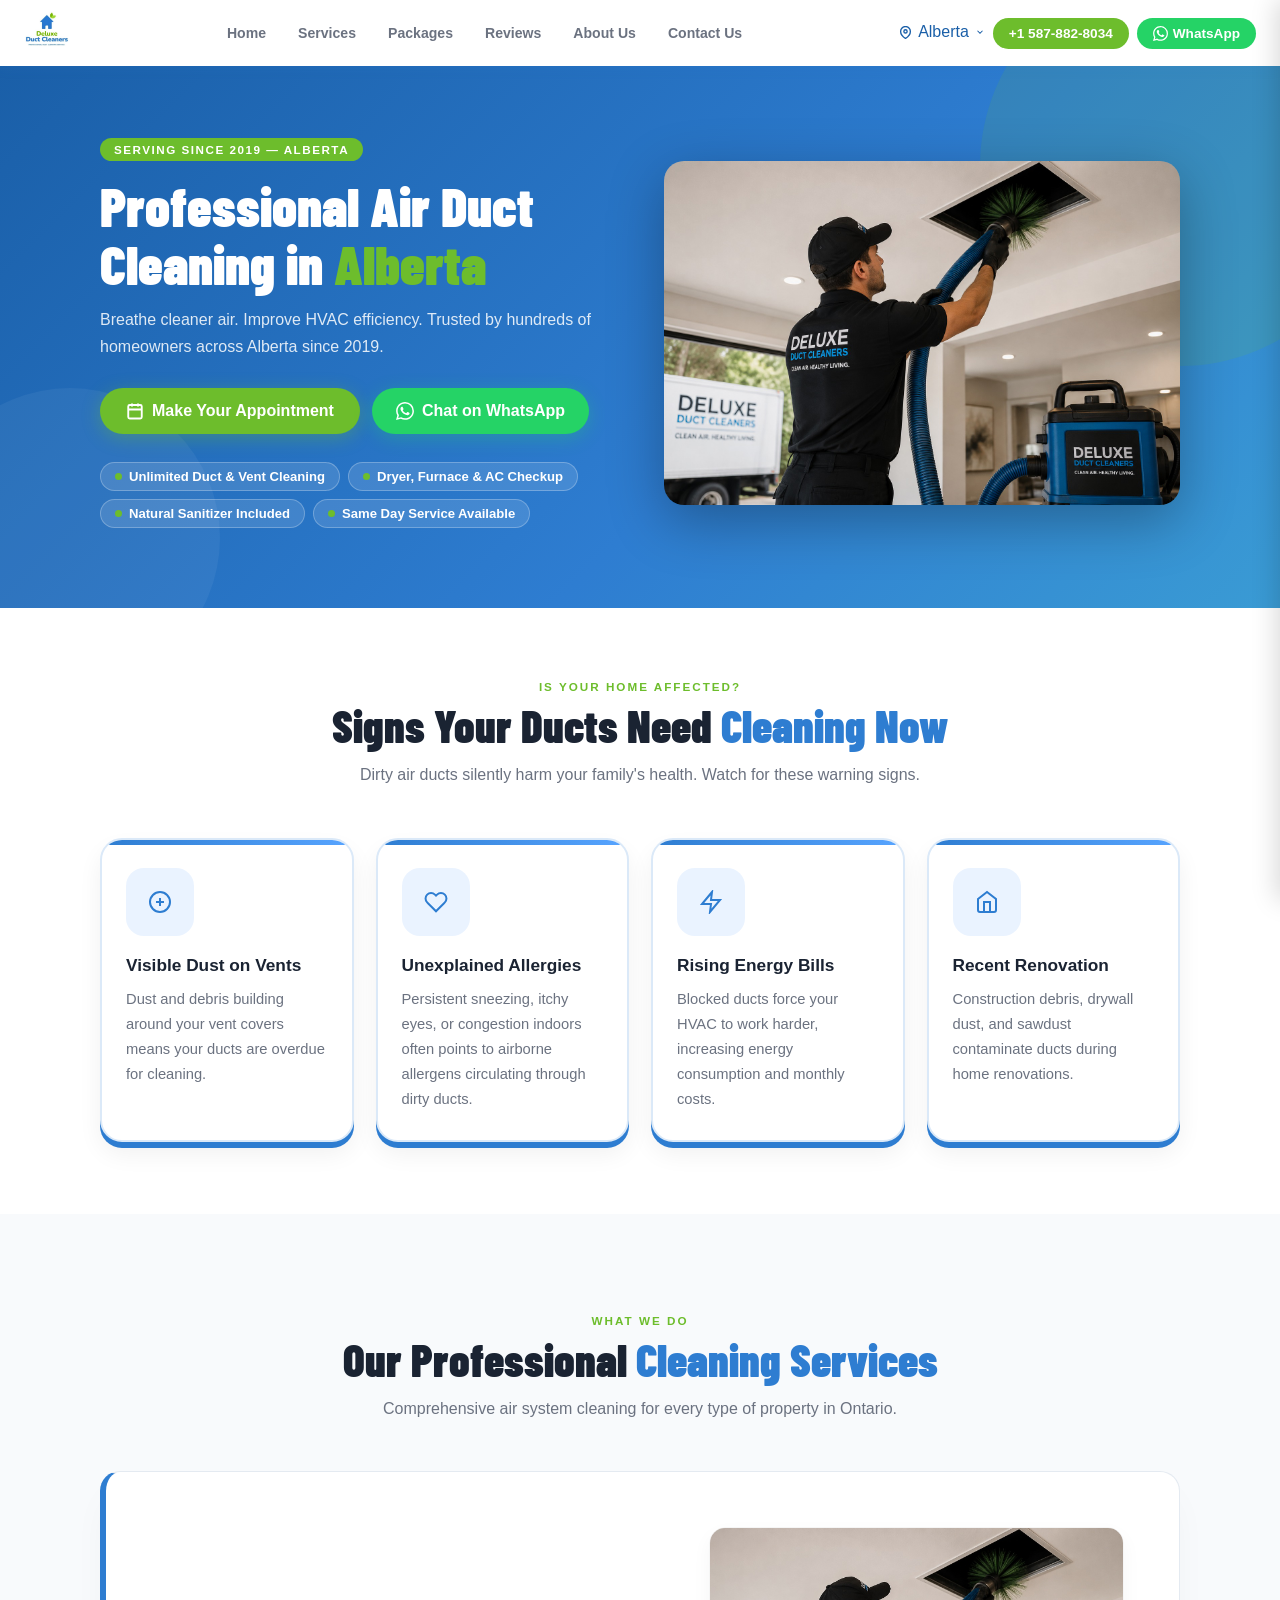
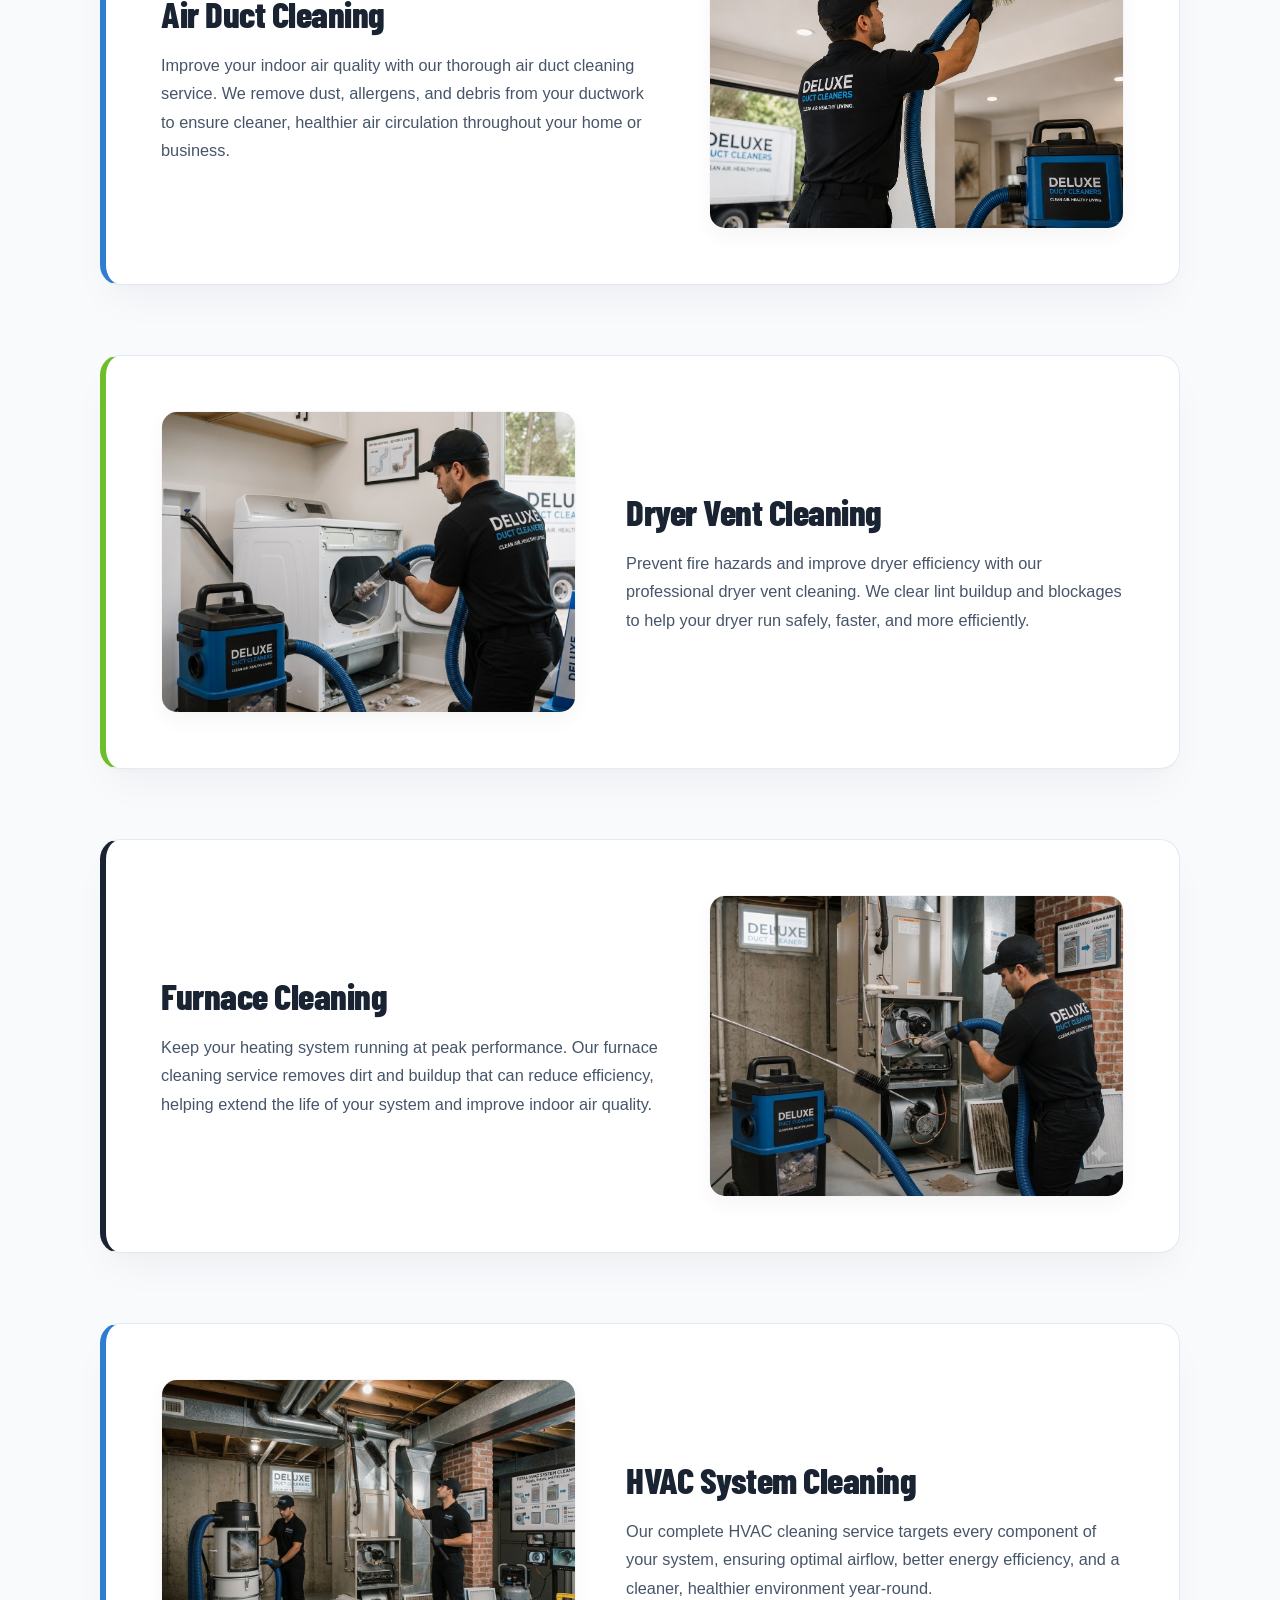
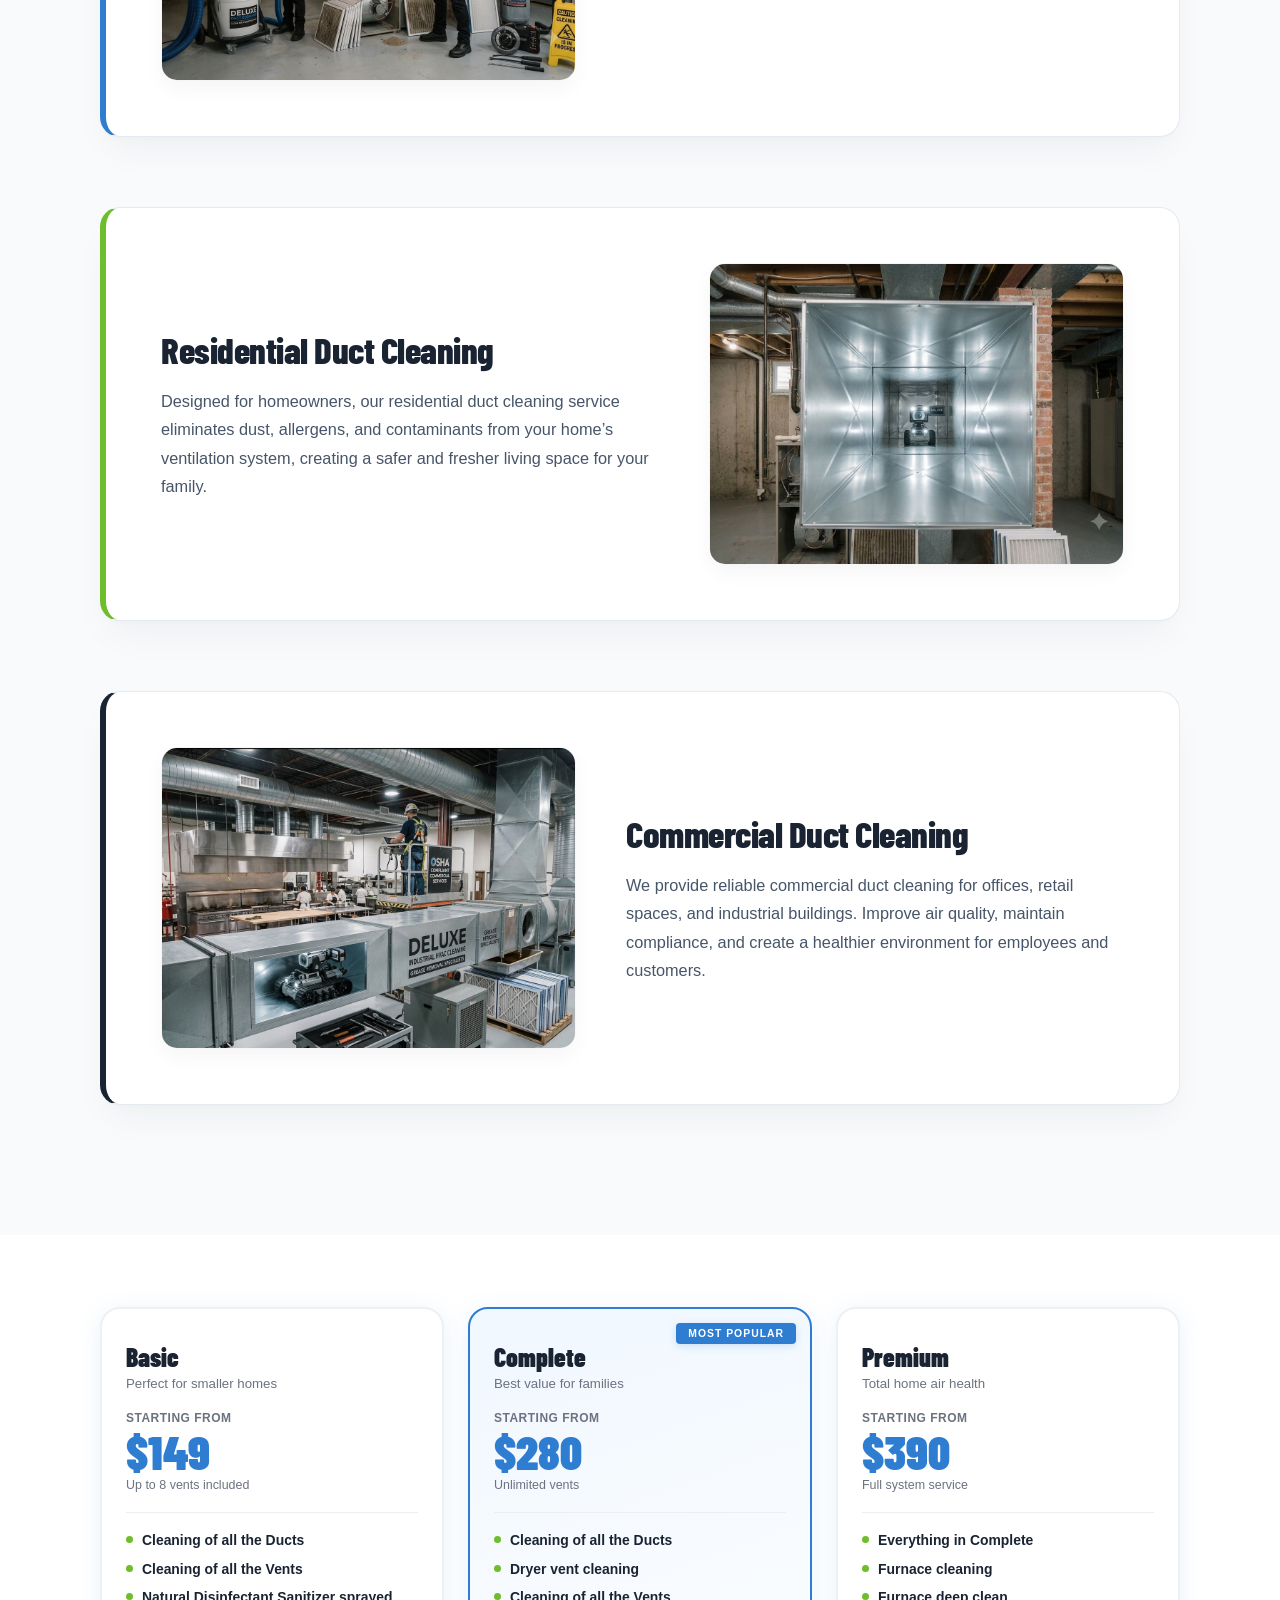
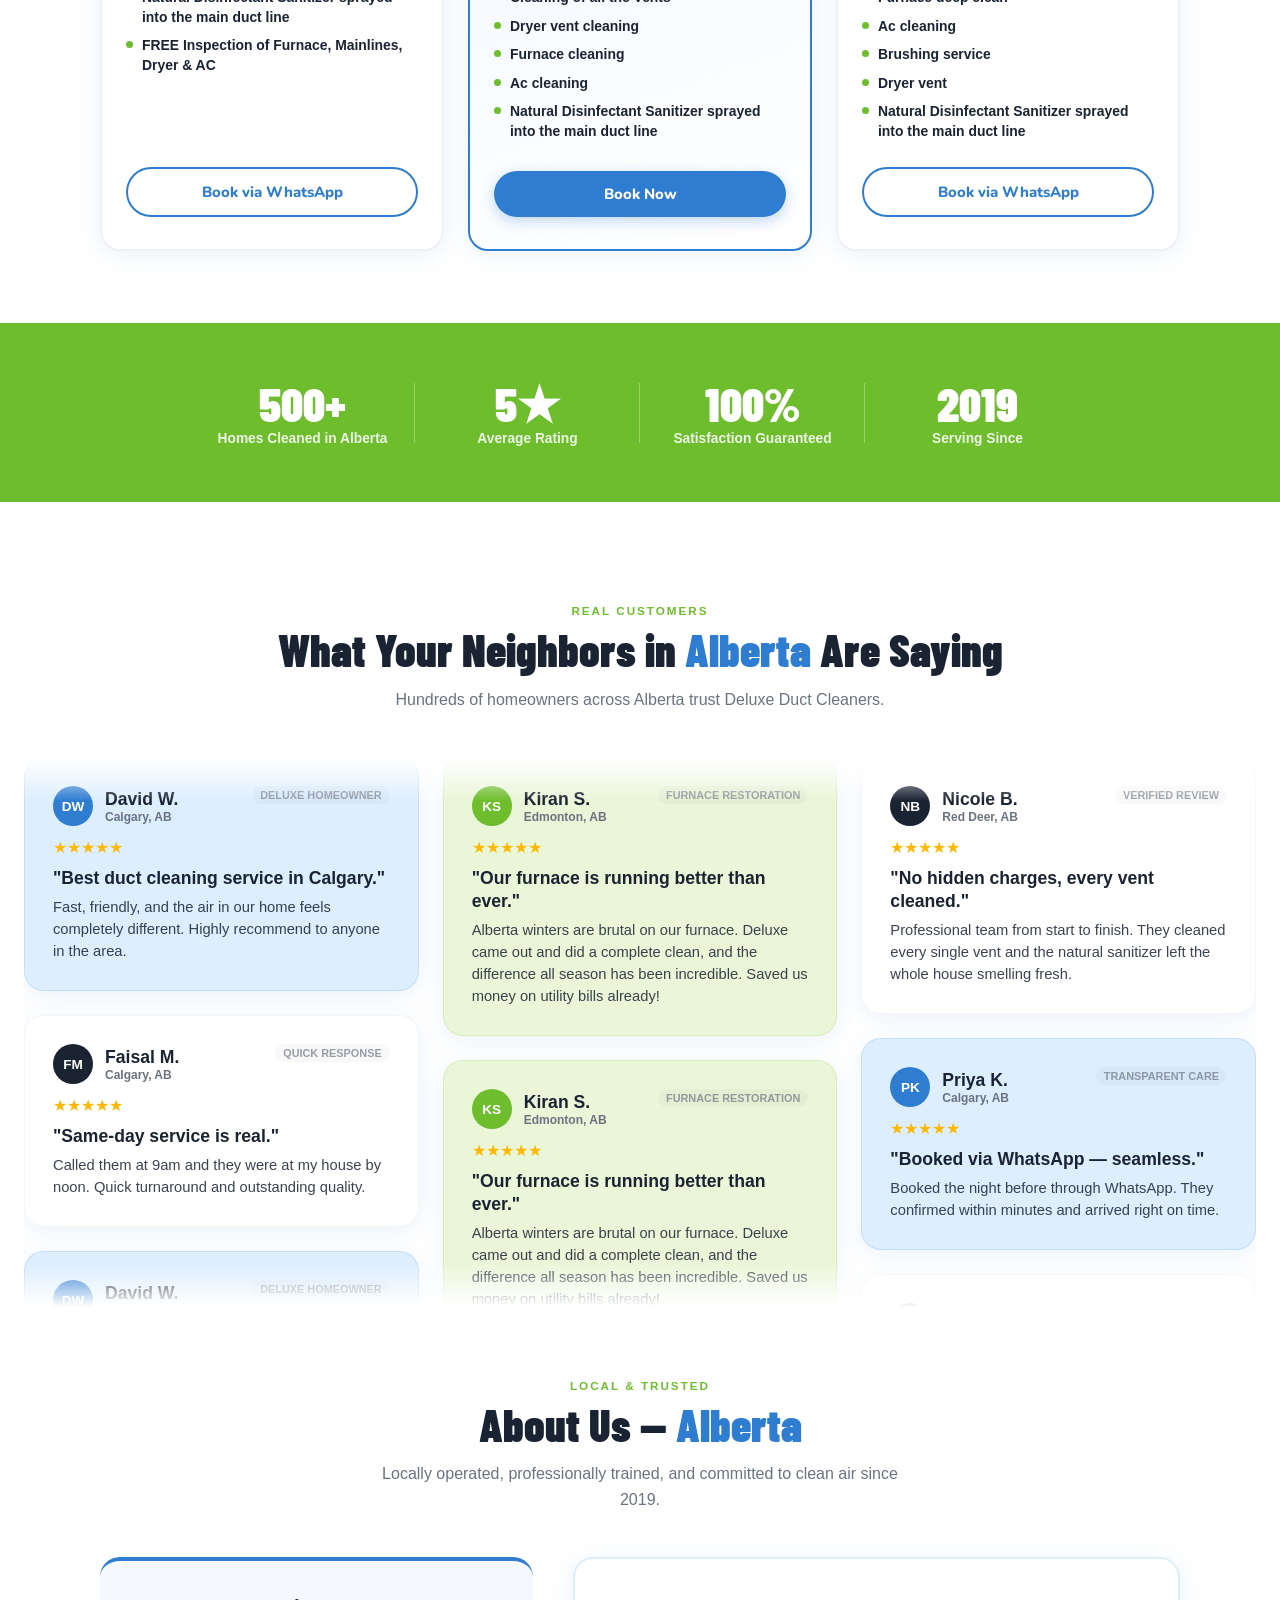
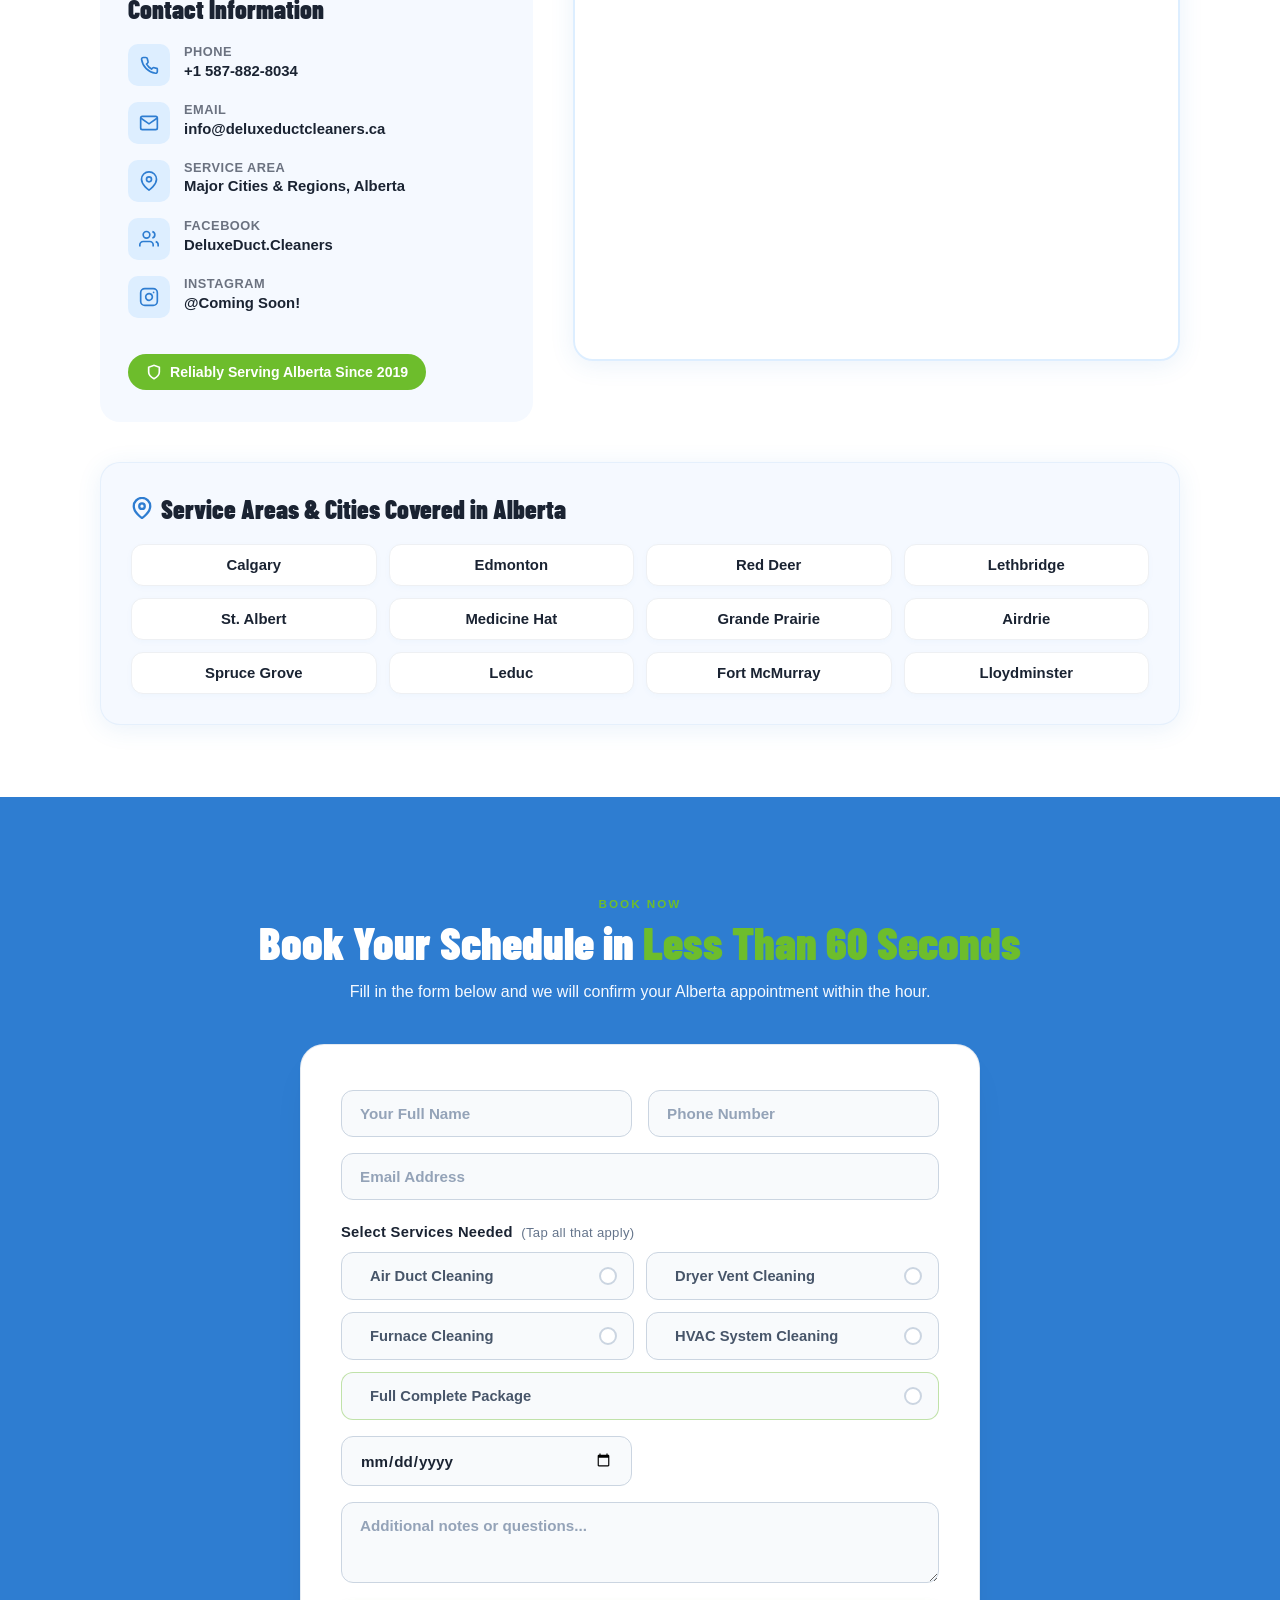
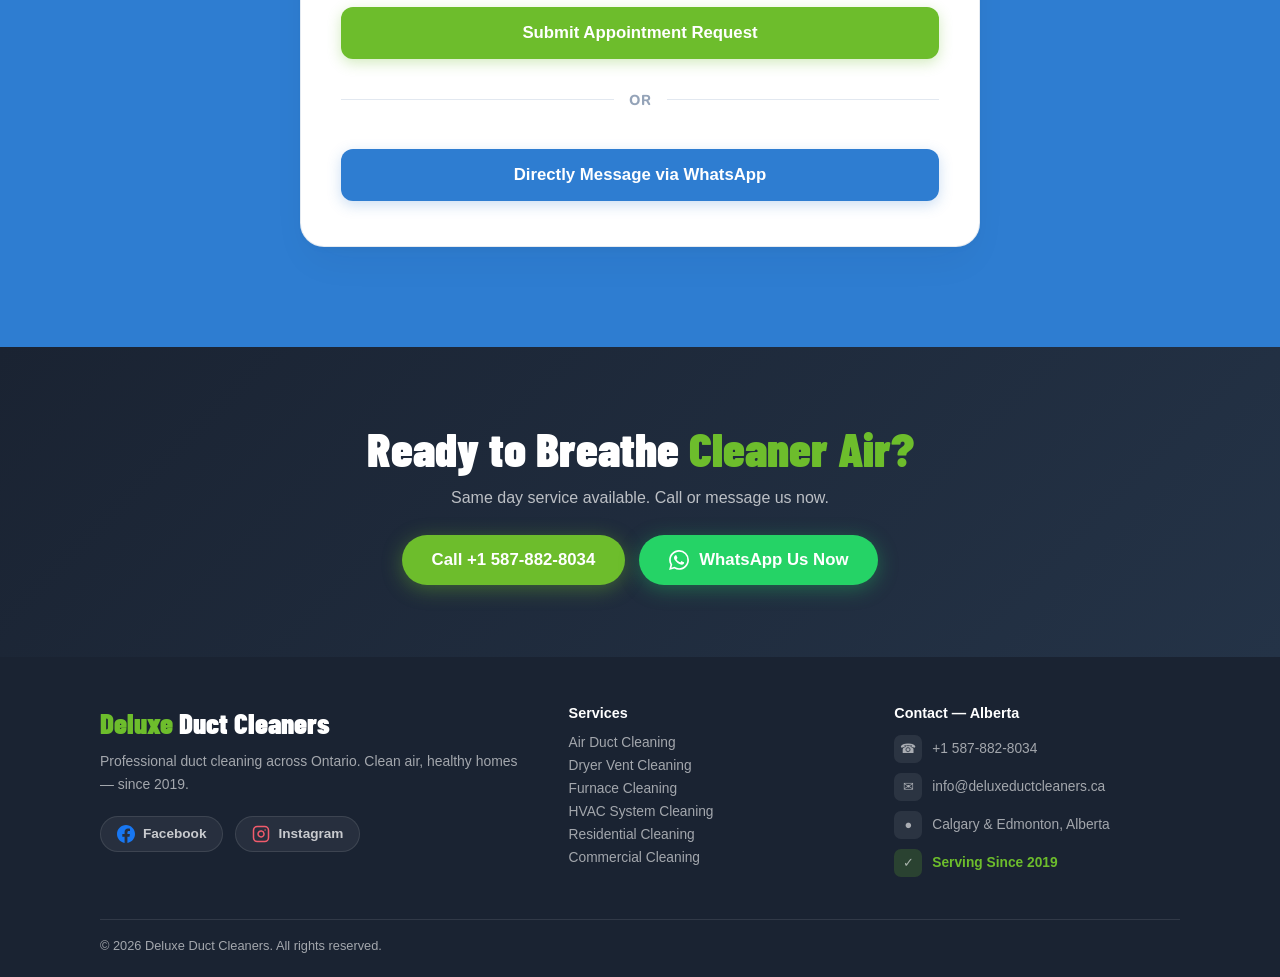
<file: alberta.html>
<!DOCTYPE html>
<html lang="en">
<head>
<meta charset="UTF-8">
<meta name="viewport" content="width=device-width, initial-scale=1.0">
<title>Deluxe Duct Cleaners — Alberta</title>
<link rel="preconnect" href="https://fonts.googleapis.com">
<link rel="icon" href="/favicon.ico" type="image/x-icon">
  <link rel="icon" href="/assets/favicon.png" type="image/png" sizes="32x32">
  <link href="https://fonts.googleapis.com/css2?family=Nunito:wght@400;600;700;800;900&family=Barlow+Condensed:wght@600;700;800;900&display=swap" rel="stylesheet">
<link rel="stylesheet" href="assets/style.css">

<style>
/* --- Province switcher dropdown --- */
.loc-dropdown{position:relative;}
.loc-dropdown .loc-toggle{cursor:pointer;background:none;border:none;font:inherit;display:inline-flex;align-items:center;gap:6px;padding:inherit;}
.loc-caret{transition:transform .2s ease;flex-shrink:0;}
.loc-dropdown.open .loc-caret{transform:rotate(180deg);}
.loc-dropdown-menu{display:none;position:absolute;top:calc(100% + 10px);right:0;background:#fff;border-radius:12px;box-shadow:0 14px 34px rgba(0,0,0,.18);min-width:210px;padding:6px;z-index:999;}
.loc-dropdown.open .loc-dropdown-menu{display:block;}
.loc-option{display:flex;align-items:center;gap:8px;padding:10px 12px;border-radius:8px;font-size:.9rem;font-weight:600;color:#1a1a1a;text-decoration:none;white-space:nowrap;}
.loc-option:hover{background:rgba(0,0,0,.06);}
.loc-option.active{background:rgba(46,125,209,.12);color:#2E7DD1;}
.loc-option.active::after{content:"\2713";margin-left:auto;font-weight:800;}

.sm-loc-label{padding:10px 4px 4px;font-size:.72rem;letter-spacing:.06em;text-transform:uppercase;opacity:.55;font-weight:700;}
.sm-loc-list{display:flex;flex-direction:column;gap:2px;}
.sm-loc-option{display:flex;align-items:center;gap:8px;padding:10px 8px;border-radius:8px;font-weight:600;text-decoration:none;color:inherit;}
.sm-loc-option:hover{background:rgba(0,0,0,.06);}
.sm-loc-option.active{background:rgba(46,125,209,.14);color:#2E7DD1;}
.sm-loc-option.active::after{content:"\2713";margin-left:auto;font-weight:800;}

@media (max-width:900px){
  .loc-dropdown-menu{right:-10px;min-width:200px;}
}
@media (max-width:520px){
  .loc-dropdown .loc-toggle span{display:none;}
  .loc-dropdown-menu{right:-90px;max-width:calc(100vw - 20px);}
}
</style>
</head>
<body>

<div class="overlay" id="overlay" onclick="closeSM()"></div>
<div class="sidemenu" id="sidemenu">
  <div class="sm-head">
    <div class="nav-logo"><img src="assets/logo.jpeg" alt="Logo"></div>
    <button class="sm-close" onclick="closeSM()">✕</button>
  </div>
  <div class="sm-links">
    <a href="#hero" onclick="navigateMobile('hero');return false;">Home</a>
    <a href="#services" onclick="navigateMobile('services');return false;">Services</a>
    <a href="#packages" onclick="navigateMobile('packages');return false;">Packages</a>
    <a href="#reviews" onclick="navigateMobile('reviews');return false;">Reviews</a>
    <a href="#contact" onclick="navigateMobile('contact');return false;">About Us</a>
    <a href="#cta-band" onclick="navigateMobile('cta-band');return false;">Contact Us</a>

   <div class="sm-divider"></div>
    <div class="sm-loc-label">Switch Province</div>
    <div class="sm-loc-list">
    <a href="index.html" class="sm-loc-option"><svg width="13" height="13" viewBox="0 0 24 24" fill="none" stroke="currentColor" stroke-width="2.5"><path d="M21 10c0 7-9 13-9 13s-9-6-9-13a9 9 0 0118 0z"/><circle cx="12" cy="10" r="3"/></svg> Ontario</a>
    <a href="alberta.html" class="sm-loc-option active"><svg width="13" height="13" viewBox="0 0 24 24" fill="none" stroke="currentColor" stroke-width="2.5"><path d="M21 10c0 7-9 13-9 13s-9-6-9-13a9 9 0 0118 0z"/><circle cx="12" cy="10" r="3"/></svg> Alberta</a>
    <a href="saskatchewan.html" class="sm-loc-option"><svg width="13" height="13" viewBox="0 0 24 24" fill="none" stroke="currentColor" stroke-width="2.5"><path d="M21 10c0 7-9 13-9 13s-9-6-9-13a9 9 0 0118 0z"/><circle cx="12" cy="10" r="3"/></svg> Saskatchewan</a>
    <a href="british-columbia.html" class="sm-loc-option"><svg width="13" height="13" viewBox="0 0 24 24" fill="none" stroke="currentColor" stroke-width="2.5"><path d="M21 10c0 7-9 13-9 13s-9-6-9-13a9 9 0 0118 0z"/><circle cx="12" cy="10" r="3"/></svg> British Columbia</a>
    <a href="manitoba.html" class="sm-loc-option"><svg width="13" height="13" viewBox="0 0 24 24" fill="none" stroke="currentColor" stroke-width="2.5"><path d="M21 10c0 7-9 13-9 13s-9-6-9-13a9 9 0 0118 0z"/><circle cx="12" cy="10" r="3"/></svg> Manitoba</a>
    <a href="saskatoon-regina.html" class="sm-loc-option"><svg width="13" height="13" viewBox="0 0 24 24" fill="none" stroke="currentColor" stroke-width="2.5"><path d="M21 10c0 7-9 13-9 13s-9-6-9-13a9 9 0 0118 0z"/><circle cx="12" cy="10" r="3"/></svg> Saskatoon & Regina</a>
    </div>
  </div>
  <div class="sm-footer">
    <a href="https://wa.me/15878828034" target="_blank" class="sm-wa">
      <svg width="18" height="18" viewBox="0 0 24 24" fill="currentColor"><path d="M17.472 14.382c-.297-.149-1.758-.867-2.03-.967-.273-.099-.471-.148-.67.15-.197.297-.767.966-.94 1.164-.173.199-.347.223-.644.075-.297-.15-1.255-.463-2.39-1.475-.883-.788-1.48-1.761-1.653-2.059-.173-.297-.018-.458.13-.606.134-.133.298-.347.446-.52.149-.174.198-.298.298-.497.099-.198.05-.371-.025-.52-.075-.149-.669-1.612-.916-2.207-.242-.579-.487-.5-.669-.51-.173-.008-.371-.01-.57-.01-.198 0-.52.074-.792.372-.272.297-1.04 1.016-1.04 2.479 0 1.462 1.065 2.875 1.213 3.074.149.198 2.096 3.2 5.077 4.487.709.306 1.262.489 1.694.625.712.227 1.36.195 1.871.118.571-.085 1.758-.719 2.006-1.413.248-.694.248-1.289.173-1.413-.074-.124-.272-.198-.57-.347m-5.421 7.403h-.004a9.87 9.87 0 01-5.031-1.378l-.361-.214-3.741.982.998-3.648-.235-.374a9.86 9.86 0 01-1.51-5.26c.001-5.45 4.436-9.884 9.888-9.884 2.64 0 5.122 1.03 6.988 2.898a9.825 9.825 0 012.893 6.994c-.003 5.45-4.437 9.884-9.885 9.884m8.413-18.297A11.815 11.815 0 0012.05 0C5.495 0 .16 5.335.157 11.892c0 2.096.547 4.142 1.588 5.945L.057 24l6.305-1.654a11.882 11.882 0 005.683 1.448h.005c6.554 0 11.89-5.335 11.893-11.893a11.821 11.821 0 00-3.48-8.413Z"/></svg>
      WhatsApp Message
    </a>
  </div>
</div>

<nav class="topnav" id="topnav">
  <div class="nav-logo"><img src="assets/logo.jpeg" alt="Logo"></div>
  <div class="nav-center">
    <a href="#hero" onclick="scrollToSection('hero');return false;">Home</a>
    <a href="#services" onclick="scrollToSection('services');return false;">Services</a>
    <a href="#packages" onclick="scrollToSection('packages');return false;">Packages</a>
    <a href="#reviews" onclick="scrollToSection('reviews');return false;">Reviews</a>
    <a href="#contact" onclick="scrollToSection('contact');return false;">About Us</a>
    <a href="#cta-band" onclick="scrollToSection('cta-band');return false;">Contact Us</a>
  </div>
  <div class="nav-right">
    <div class="loc-dropdown" id="locDropdown">
      <button type="button" class="loc-toggle" onclick="toggleLocDropdown(event)" aria-haspopup="true" aria-expanded="false">
        <svg width="13" height="13" viewBox="0 0 24 24" fill="none" stroke="currentColor" stroke-width="2.5"><path d="M21 10c0 7-9 13-9 13s-9-6-9-13a9 9 0 0118 0z"/><circle cx="12" cy="10" r="3"/></svg>
        <span>Alberta</span>
        <svg class="loc-caret" width="10" height="10" viewBox="0 0 24 24" fill="none" stroke="currentColor" stroke-width="2.5"><path d="M6 9l6 6 6-6"/></svg>
      </button>
      <div class="loc-dropdown-menu" id="locDropdownMenu" role="menu">
    <a href="index.html" class="loc-option" role="menuitem">Ontario</a>
    <a href="alberta.html" class="loc-option active" role="menuitem">Alberta</a>
    <a href="saskatchewan.html" class="loc-option" role="menuitem">Saskatchewan</a>
    <a href="british-columbia.html" class="loc-option" role="menuitem">British Columbia</a>
    <a href="manitoba.html" class="loc-option" role="menuitem">Manitoba</a>
    <a href="saskatoon-regina.html" class="loc-option" role="menuitem">Saskatoon & Regina</a>
      </div>
    </div>
    <a href="tel:+15878828034" class="btn-nav-call">+1 587-882-8034</a>
    <a href="https://wa.me/15878828034" target="_blank" class="btn-nav-wa">
      <svg width="15" height="15" viewBox="0 0 24 24" fill="currentColor"><path d="M17.472 14.382c-.297-.149-1.758-.867-2.03-.967-.273-.099-.471-.148-.67.15-.197.297-.767.966-.94 1.164-.173.199-.347.223-.644.075-.297-.15-1.255-.463-2.39-1.475-.883-.788-1.48-1.761-1.653-2.059-.173-.297-.018-.458.13-.606.134-.133.298-.347.446-.52.149-.174.198-.298.298-.497.099-.198.05-.371-.025-.52-.075-.149-.669-1.612-.916-2.207-.242-.579-.487-.5-.669-.51-.173-.008-.371-.01-.57-.01-.198 0-.52.074-.792.372-.272.297-1.04 1.016-1.04 2.479 0 1.462 1.065 2.875 1.213 3.074.149.198 2.096 3.2 5.077 4.487.709.306 1.262.489 1.694.625.712.227 1.36.195 1.871.118.571-.085 1.758-.719 2.006-1.413.248-.694.248-1.289.173-1.413-.074-.124-.272-.198-.57-.347m-5.421 7.403h-.004a9.87 9.87 0 01-5.031-1.378l-.361-.214-3.741.982.998-3.648-.235-.374a9.86 9.86 0 01-1.51-5.26c.001-5.45 4.436-9.884 9.888-9.884 2.64 0 5.122 1.03 6.988 2.898a9.825 9.825 0 012.893 6.994c-.003 5.45-4.437 9.884-9.885 9.884m8.413-18.297A11.815 11.815 0 0012.05 0C5.495 0 .16 5.335.157 11.892c0 2.096.547 4.142 1.588 5.945L.057 24l6.305-1.654a11.882 11.882 0 005.683 1.448h.005c6.554 0 11.89-5.335 11.893-11.893a11.821 11.821 0 00-3.48-8.413Z"/></svg>
      WhatsApp
    </a>
    <button class="hamburger" onclick="openSM()"><span></span><span></span><span></span></button>
  </div>
</nav>

<section class="hero" id="hero">
  <div class="hero-inner">
    <div class="hero-text">
      <span class="badge">Serving Since 2019 — Alberta</span>
      <h1>Professional Air Duct<br>Cleaning in <span>Alberta</span></h1>
      <p>Breathe cleaner air. Improve HVAC efficiency. Trusted by hundreds of homeowners across Alberta since 2019.</p>
      <div class="hero-btns">
        <button class="btn-appt" onclick="scrollToSection('booking')">
          <svg width="18" height="18" viewBox="0 0 24 24" fill="none" stroke="currentColor" stroke-width="2.5"><rect x="3" y="4" width="18" height="18" rx="2"/><path d="M16 2v4M8 2v4M3 10h18"/></svg>
          Make Your Appointment
        </button>
        <a href="https://wa.me/15878828034" target="_blank" class="btn-wa">
          <svg width="18" height="18" viewBox="0 0 24 24" fill="currentColor"><path d="M17.472 14.382c-.297-.149-1.758-.867-2.03-.967-.273-.099-.471-.148-.67.15-.197.297-.767.966-.94 1.164-.173.199-.347.223-.644.075-.297-.15-1.255-.463-2.39-1.475-.883-.788-1.48-1.761-1.653-2.059-.173-.297-.018-.458.13-.606.134-.133.298-.347.446-.52.149-.174.198-.298.298-.497.099-.198.05-.371-.025-.52-.075-.149-.669-1.612-.916-2.207-.242-.579-.487-.5-.669-.51-.173-.008-.371-.01-.57-.01-.198 0-.52.074-.792.372-.272.297-1.04 1.016-1.04 2.479 0 1.462 1.065 2.875 1.213 3.074.149.198 2.096 3.2 5.077 4.487.709.306 1.262.489 1.694.625.712.227 1.36.195 1.871.118.571-.085 1.758-.719 2.006-1.413.248-.694.248-1.289.173-1.413-.074-.124-.272-.198-.57-.347m-5.421 7.403h-.004a9.87 9.87 0 01-5.031-1.378l-.361-.214-3.741.982.998-3.648-.235-.374a9.86 9.86 0 01-1.51-5.26c.001-5.45 4.436-9.884 9.888-9.884 2.64 0 5.122 1.03 6.988 2.898a9.825 9.825 0 012.893 6.994c-.003 5.45-4.437 9.884-9.885 9.884m8.413-18.297A11.815 11.815 0 0012.05 0C5.495 0 .16 5.335.157 11.892c0 2.096.547 4.142 1.588 5.945L.057 24l6.305-1.654a11.882 11.882 0 005.683 1.448h.005c6.554 0 11.89-5.335 11.893-11.893a11.821 11.821 0 00-3.48-8.413Z"/></svg>
          Chat on WhatsApp
        </a>
      </div>
      <div class="hero-tags">
        <div class="hero-tag">Unlimited Duct & Vent Cleaning</div>
        <div class="hero-tag">Dryer, Furnace & AC Checkup</div>
        <div class="hero-tag">Natural Sanitizer Included</div>
        <div class="hero-tag">Same Day Service Available</div>
      </div>
    </div>
    <div class="hero-img">
    <img src="assets/img1.jpeg" alt="Deluxe Duct Cleaners technician"></div>
  </div>
</section>

<section class="section problems-bg" id="problems">
  <div class="container">
    <div class="label anim-fade">Is Your Home Affected?</div>
    <h2 class="title anim-fade">Signs Your Ducts Need <span>Cleaning Now</span></h2>
    <p class="sub anim-fade">Dirty air ducts silently harm your family's health. Watch for these warning signs.</p>
    
    <div class="problem-row">

  <div class="problem-item reveal">
    <div class="problem-icon">
      <svg width="24" height="24" viewBox="0 0 24 24" fill="none" stroke="#2E7DD1" stroke-width="2">
        <path d="M12 2C6.48 2 2 6.48 2 12s4.48 10 10 10 10-4.48 10-10S17.52 2 12 2z"/>
        <path d="M8 12h8M12 8v8"/>
      </svg>
    </div>

    <div class="problem-content">
      <h3>Visible Dust on Vents</h3>
      <p>Dust and debris building around your vent covers means your ducts are overdue for cleaning.</p>
    </div>
  </div>

  <div class="problem-item reveal">
    <div class="problem-icon">
      <svg width="24" height="24" viewBox="0 0 24 24" fill="none" stroke="#2E7DD1" stroke-width="2">
        <path d="M20.84 4.61a5.5 5.5 0 00-7.78 0L12 5.67l-1.06-1.06a5.5 5.5 0 00-7.78 7.78l1.06 1.06L12 21.23l7.78-7.78 1.06-1.06a5.5 5.5 0 000-7.78z"/>
      </svg>
    </div>

    <div class="problem-content">
      <h3>Unexplained Allergies</h3>
      <p>Persistent sneezing, itchy eyes, or congestion indoors often points to airborne allergens circulating through dirty ducts.</p>
    </div>
  </div>

  <div class="problem-item reveal">
    <div class="problem-icon">
      <svg width="24" height="24" viewBox="0 0 24 24" fill="none" stroke="#2E7DD1" stroke-width="2">
        <path d="M13 2L3 14h9l-1 8 10-12h-9l1-8z"/>
      </svg>
    </div>

    <div class="problem-content">
      <h3>Rising Energy Bills</h3>
      <p>Blocked ducts force your HVAC to work harder, increasing energy consumption and monthly costs.</p>
    </div>
  </div>

  <div class="problem-item reveal">
    <div class="problem-icon">
      <svg width="24" height="24" viewBox="0 0 24 24" fill="none" stroke="#2E7DD1" stroke-width="2">
        <path d="M3 9l9-7 9 7v11a2 2 0 01-2 2H5a2 2 0 01-2-2z"/>
        <polyline points="9 22 9 12 15 12 15 22"/>
      </svg>
    </div>

    <div class="problem-content">
      <h3>Recent Renovation</h3>
      <p>Construction debris, drywall dust, and sawdust contaminate ducts during home renovations.</p>
    </div>
  </div>

</div>
  </div>
</section>

<section class="section services-bg" id="services">
  <div class="container">
    <div class="label anim-fade">What We Do</div>
    <h2 class="title anim-fade">Our Professional <span>Cleaning Services</span></h2>
    <p class="sub anim-fade">Comprehensive air system cleaning for every type of property in Ontario.</p>
    
    <div class="svc-stack-container">

      <div class="svc-card theme-blue-light">
        <div class="svc-card-body">
          <div class="svc-content">
            <h3>Air Duct Cleaning</h3>
            <p>Improve your indoor air quality with our thorough air duct cleaning service. We remove dust, allergens, and debris from your ductwork to ensure cleaner, healthier air circulation throughout your home or business.</p>
          </div>
          <div class="svc-img">
            <img src="assets/img1.jpeg" alt="Air Duct Cleaning">
          </div>
        </div>
      </div>

      <div class="svc-card theme-green-light">
        <div class="svc-card-body">
          <div class="svc-content">
            <h3>Dryer Vent Cleaning</h3>
            <p>Prevent fire hazards and improve dryer efficiency with our professional dryer vent cleaning. We clear lint buildup and blockages to help your dryer run safely, faster, and more efficiently.</p>
          </div>
          <div class="svc-img">
            <img src="assets/img2.png" alt="Dryer Vent Cleaning">
          </div>
        </div>
      </div>

      <div class="svc-card theme-white">
        <div class="svc-card-body">
          <div class="svc-content">
            <h3>Furnace Cleaning</h3>
            <p>Keep your heating system running at peak performance. Our furnace cleaning service removes dirt and buildup that can reduce efficiency, helping extend the life of your system and improve indoor air quality.</p>
          </div>
          <div class="svc-img">
            <img src="assets/img3.png" alt="Furnace Cleaning">
          </div>
        </div>
      </div>

      <div class="svc-card theme-blue-light">
        <div class="svc-card-body">
          <div class="svc-content">
            <h3>HVAC System Cleaning</h3>
            <p>Our complete HVAC cleaning service targets every component of your system, ensuring optimal airflow, better energy efficiency, and a cleaner, healthier environment year-round.</p>
          </div>
          <div class="svc-img">
            <img src="assets/img4.png" alt="HVAC System Cleaning">
          </div>
        </div>
      </div>

      <div class="svc-card theme-green-light">
        <div class="svc-card-body">
          <div class="svc-content">
            <h3>Residential Duct Cleaning</h3>
            <p>Designed for homeowners, our residential duct cleaning service eliminates dust, allergens, and contaminants from your home’s ventilation system, creating a safer and fresher living space for your family.</p>
          </div>
          <div class="svc-img">
            <img src="assets/img5.png" alt="Residential Duct Cleaning">
          </div>
        </div>
      </div>

      <div class="svc-card theme-white">
        <div class="svc-card-body">
          <div class="svc-content">
            <h3>Commercial Duct Cleaning</h3>
            <p>We provide reliable commercial duct cleaning for offices, retail spaces, and industrial buildings. Improve air quality, maintain compliance, and create a healthier environment for employees and customers.</p>
          </div>
          <div class="svc-img">
            <img src="assets/img6.png" alt="Commercial Duct Cleaning">
          </div>
        </div>
      </div>

    </div>
  </div>
</section>

<section class="section packages-bg" id="packages">
  <div class="container">
    <div class="pkg-grid">
      
      <div class="pkg-card anim-pop stagger-1">
        <div class="pkg-name">Basic</div> 
        <div class="pkg-tag">Perfect for smaller homes</div> 
        <div class="pkg-price"> 
          <div class="pkg-from">Starting from</div>
          <div class="pkg-amount">$149</div>
          <div class="pkg-note">Up to 8 vents included</div>
        </div>
        <div class="pkg-div"></div> 
        <ul class="pkg-features"> 
          <li>Cleaning of all the Ducts</li>
          <li>Cleaning of all the Vents</li>
          <li>Natural Disinfectant Sanitizer sprayed into the main duct line</li>
          <li>FREE Inspection of Furnace, Mainlines, Dryer &amp; AC</li>
        </ul>
        <a href="https://wa.me/15878828034" target="_blank" class="pkg-btn pkg-outline">Book via WhatsApp</a> 
      </div>

      <div class="pkg-card featured anim-pop stagger-2">
        <div class="pkg-name">Complete</div> 
        <div class="pkg-tag">Best value for families</div> 
        <div class="pkg-price"> 
          <div class="pkg-from">Starting from</div>
          <div class="pkg-amount">$280</div>
          <div class="pkg-note">Unlimited vents</div>
        </div>
        <div class="pkg-div"></div> 
        <ul class="pkg-features"> 
          <li>Cleaning of all the Ducts</li>
          <li>Dryer vent cleaning</li>
          <li>Cleaning of all the Vents</li>
          <li>Dryer vent cleaning</li>
          <li>Furnace cleaning</li>
          <li>Ac cleaning</li>
          <li>Natural Disinfectant Sanitizer sprayed into the main duct line</li>
        </ul>
        <a href="#" class="pkg-btn pkg-fill">Book Now</a> 
      </div>

      <div class="pkg-card anim-pop stagger-3">
        <div class="pkg-name">Premium</div> 
        <div class="pkg-tag">Total home air health</div> 
        <div class="pkg-price"> 
          <div class="pkg-from">Starting from</div>
          <div class="pkg-amount">$390</div>
          <div class="pkg-note">Full system service</div>
        </div>
        <div class="pkg-div"></div> 
        <ul class="pkg-features"> 
          <li>Everything in Complete</li>
          <li>Furnace cleaning</li>
          <li>Furnace deep clean</li>
          <li>Ac cleaning</li>
          <li>Brushing service</li>
          <li>Dryer vent</li>
          <li>Natural Disinfectant Sanitizer sprayed into the main duct line</li>
        </ul>
        <a href="https://wa.me/15878828034" target="_blank" class="pkg-btn pkg-outline">Book via WhatsApp</a> 
      </div>

    </div>
  </div>
</section>

<div class="stats-strip">
  <div class="stats-row">
    <div class="stat-item"><div class="stat-num">500+</div><div class="stat-label">Homes Cleaned in Alberta</div></div>
    <div class="stat-item"><div class="stat-num">5★</div><div class="stat-label">Average Rating</div></div>
    <div class="stat-item"><div class="stat-num">100%</div><div class="stat-label">Satisfaction Guaranteed</div></div>
    <div class="stat-item"><div class="stat-num">2019</div><div class="stat-label">Serving Since</div></div>
  </div>
</div>

<section class="section reviews-section" id="reviews" style="padding-bottom:0;">
  <div class="container">
    <div class="label anim-fade" style="padding-top: 30px;">Real Customers</div>
    <h2 class="title anim-fade">What Your Neighbors in <span>Alberta</span> Are Saying </h2>
    <p class="sub anim-fade">Hundreds of homeowners across Alberta trust Deluxe Duct Cleaners.</p>
  </div>
  
  <div class="reviews-marquee-track">
    <div class="rev-marquee-col scroll-up">
      <div class="rev-marquee-group">
        <div class="rev-float-card theme-blue">
          <div class="rev-card-header">
            <div class="rev-avatar">DW</div>
            <div class="rev-meta"><h3>David W.</h3><div class="rev-location">Calgary, AB</div></div>
            <span class="rev-badge-tag">Deluxe Homeowner</span>
          </div>
          <div class="stars">★★★★★</div>
          <p class="rev-quote">"Best duct cleaning service in Calgary."</p>
          <p class="rev-fulltext">Fast, friendly, and the air in our home feels completely different. Highly recommend to anyone in the area.</p>
        </div>
        <div class="rev-float-card theme-white">
          <div class="rev-card-header">
            <div class="rev-avatar">FM</div>
            <div class="rev-meta"><h3>Faisal M.</h3><div class="rev-location">Calgary, AB</div></div>
            <span class="rev-badge-tag">Quick Response</span>
          </div>
          <div class="stars">★★★★★</div>
          <p class="rev-quote">"Same-day service is real."</p>
          <p class="rev-fulltext">Called them at 9am and they were at my house by noon. Quick turnaround and outstanding quality.</p>
        </div>
      </div>
      <div class="rev-marquee-group" aria-hidden="true">
        <div class="rev-float-card theme-blue">
          <div class="rev-card-header">
            <div class="rev-avatar">DW</div>
            <div class="rev-meta"><h3>David W.</h3><div class="rev-location">Calgary, AB</div></div>
            <span class="rev-badge-tag">Deluxe Homeowner</span>
          </div>
          <div class="stars">★★★★★</div>
          <p class="rev-quote">"Best duct cleaning service in Calgary."</p>
          <p class="rev-fulltext">Fast, friendly, and the air in our home feels completely different. Highly recommend to anyone in the area.</p>
        </div>
        <div class="rev-float-card theme-white">
          <div class="rev-card-header">
            <div class="rev-avatar">FM</div>
            <div class="rev-meta"><h3>Faisal M.</h3><div class="rev-location">Calgary, AB</div></div>
            <span class="rev-badge-tag">Quick Response</span>
          </div>
          <div class="stars">★★★★★</div>
          <p class="rev-quote">"Same-day service is real."</p>
          <p class="rev-fulltext">Called them at 9am and they were at my house by noon. Quick turnaround and outstanding quality.</p>
        </div>
      </div>
    </div>

    <div class="rev-marquee-col scroll-down">
      <div class="rev-marquee-group">
        <div class="rev-float-card theme-green">
          <div class="rev-card-header">
            <div class="rev-avatar">KS</div>
            <div class="rev-meta"><h3>Kiran S.</h3><div class="rev-location">Edmonton, AB</div></div>
            <span class="rev-badge-tag">Furnace Restoration</span>
          </div>
          <div class="stars">★★★★★</div>
          <p class="rev-quote">"Our furnace is running better than ever."</p>
          <p class="rev-fulltext">Alberta winters are brutal on our furnace. Deluxe came out and did a complete clean, and the difference all season has been incredible. Saved us money on utility bills already!</p>
        </div>
      </div>
      <div class="rev-marquee-group" aria-hidden="true">
        <div class="rev-float-card theme-green">
          <div class="rev-card-header">
            <div class="rev-avatar">KS</div>
            <div class="rev-meta"><h3>Kiran S.</h3><div class="rev-location">Edmonton, AB</div></div>
            <span class="rev-badge-tag">Furnace Restoration</span>
          </div>
          <div class="stars">★★★★★</div>
          <p class="rev-quote">"Our furnace is running better than ever."</p>
          <p class="rev-fulltext">Alberta winters are brutal on our furnace. Deluxe came out and did a complete clean, and the difference all season has been incredible. Saved us money on utility bills already!</p>
        </div>
      </div>
    </div>

    <div class="rev-marquee-col scroll-up">
      <div class="rev-marquee-group">
        <div class="rev-float-card theme-white">
          <div class="rev-card-header">
            <div class="rev-avatar">NB</div>
            <div class="rev-meta"><h3>Nicole B.</h3><div class="rev-location">Red Deer, AB</div></div>
            <span class="rev-badge-tag">Verified Review</span>
          </div>
          <div class="stars">★★★★★</div>
          <p class="rev-quote">"No hidden charges, every vent cleaned."</p>
          <p class="rev-fulltext">Professional team from start to finish. They cleaned every single vent and the natural sanitizer left the whole house smelling fresh.</p>
        </div>
        <div class="rev-float-card theme-blue">
          <div class="rev-card-header">
            <div class="rev-avatar">PK</div>
            <div class="rev-meta"><h3>Priya K.</h3><div class="rev-location">Calgary, AB</div></div>
            <span class="rev-badge-tag">Transparent Care</span>
          </div>
          <div class="stars">★★★★★</div>
          <p class="rev-quote">"Booked via WhatsApp — seamless."</p>
          <p class="rev-fulltext">Booked the night before through WhatsApp. They confirmed within minutes and arrived right on time.</p>
        </div>
      </div>
      <div class="rev-marquee-group" aria-hidden="true">
        <div class="rev-float-card theme-white">
          <div class="rev-card-header">
            <div class="rev-avatar">NB</div>
            <div class="rev-meta"><h3>Nicole B.</h3><div class="rev-location">Red Deer, AB</div></div>
            <span class="rev-badge-tag">Verified Review</span>
          </div>
          <div class="stars">★★★★★</div>
          <p class="rev-quote">"No hidden charges, every vent cleaned."</p>
          <p class="rev-fulltext">Professional team from start to finish. They cleaned every single vent and the natural sanitizer left the whole house smelling fresh.</p>
        </div>
        <div class="rev-float-card theme-blue">
          <div class="rev-card-header">
            <div class="rev-avatar">PK</div>
            <div class="rev-meta"><h3>Priya K.</h3><div class="rev-location">Calgary, AB</div></div>
            <span class="rev-badge-tag">Transparent Care</span>
          </div>
          <div class="stars">★★★★★</div>
          <p class="rev-quote">"Booked via WhatsApp — seamless."</p>
          <p class="rev-fulltext">Booked the night before through WhatsApp. They confirmed within minutes and arrived right on time.</p>
        </div>
      </div>
    </div>
  </div>
</section>

<section class="section contact-bg" id="contact">
  <div class="container">
    <div class="label anim-fade">Local &amp; Trusted</div>
    <h2 class="title anim-fade">About Us — <span>Alberta</span></h2>
    <p class="sub anim-fade">Locally operated, professionally trained, and committed to clean air since 2019.</p>
    
    <div class="contact-layout">
      <div class="contact-card anim-left">
        <h3>Contact Information</h3>
        <div class="ci">
          <div class="ci-icon"><svg width="20" height="20" viewBox="0 0 24 24" fill="none" stroke="#2E7DD1" stroke-width="2"><path d="M22 16.92v3a2 2 0 01-2.18 2A19.79 19.79 0 013.09 5.18 2 2 0 015.07 3h3a2 2 0 012 1.72 12.84 12.84 0 00.7 2.81 2 2 0 01-.45 2.11L9.09 10.91a16 16 0 006 6l1.27-1.27a2 2 0 012.11-.45 12.84 12.84 0 002.81.7A2 2 0 0122 16.92z"/></svg></div>
          <div class="ci-text"><h4>Phone</h4><a href="tel:+15878828034">+1 587-882-8034</a></div>
        </div>
        <div class="ci">
          <div class="ci-icon"><svg width="20" height="20" viewBox="0 0 24 24" fill="none" stroke="#2E7DD1" stroke-width="2"><path d="M4 4h16c1.1 0 2 .9 2 2v12c0 1.1-.9 2-2 2H4c-1.1 0-2-.9-2-2V6c0-1.1.9-2 2-2z"/><polyline points="22,6 12,13 2,6"/></svg></div>
          <div class="ci-text"><h4>Email</h4><a href="mailto:info@deluxeductcleaners.ca">info@deluxeductcleaners.ca</a></div>
        </div>
        <div class="ci">
          <div class="ci-icon"><svg width="20" height="20" viewBox="0 0 24 24" fill="none" stroke="#2E7DD1" stroke-width="2"><path d="M21 10c0 7-9 13-9 13s-9-6-9-13a9 9 0 0118 0z"/><circle cx="12" cy="10" r="3"/></svg></div>
          <div class="ci-text"><h4>Service Area</h4><p>Major Cities &amp; Regions, Alberta</p></div>
        </div>
        <div class="ci">
          <div class="ci-icon"><svg width="20" height="20" viewBox="0 0 24 24" fill="none" stroke="#2E7DD1" stroke-width="2"><path d="M17 21v-2a4 4 0 00-4-4H5a4 4 0 00-4 4v2"/><circle cx="9" cy="7" r="4"/><path d="M23 21v-2a4 4 0 00-3-3.87M16 3.13a4 4 0 010 7.75"/></svg></div>
          <div class="ci-text"><h4>Facebook</h4><a href="https://www.facebook.com/DeluxeDuct.Cleaners" target="_blank">DeluxeDuct.Cleaners</a></div>
        </div>
        <div class="ci">
          <div class="ci-icon">
            <svg width="20" height="20" viewBox="0 0 24 24" fill="none" stroke="#2E7DD1" stroke-width="2" stroke-linecap="round" stroke-linejoin="round">
              <rect x="2" y="2" width="20" height="20" rx="5" ry="5"></rect>
              <path d="M16 11.37A4 4 0 1 1 12.63 8 4 4 0 0 1 16 11.37z"></path>
              <line x1="17.5" y1="6.5" x2="17.51" y2="6.5"></line>
            </svg>
          </div>
          <div class="ci-text">
            <h4>Instagram</h4>
            <a href="www.instagram.com" target="_blank">@Coming Soon!</a>
          </div>
        </div>
        <span class="since-badge">
          <svg width="16" height="16" viewBox="0 0 24 24" fill="none" stroke="currentColor" stroke-width="2.5"><path d="M12 22s8-4 8-10V5l-8-3-8 3v7c0 6 8 10 8 10z"/></svg>
          Reliably Serving Alberta Since 2019
        </span>
      </div>
      
      <div class="map-frame anim-right">
        <iframe src="https://www.google.com/maps/embed?pb=!1m18!1m12!1m3!1d5017202.946321689!2d-118.2917789178226!3d53.913508003180425!2m3!1f0!2f0!3f0!3m2!1i1024!2i768!4f13.1!3m3!1m2!1s0x537014b6bb3b90f7%3A0x4937299cd1031b0e!2sAlberta!5e0!3m2!1sen!2sca!4v1718490000000!5m2!1sen!2sca" allowfullscreen="" loading="lazy" referrerpolicy="no-referrer-when-downgrade"></iframe>
      </div>
    </div>

    <div class="areas-covered-box anim-fade" style="margin-top: 40px;">
      <h3 class="areas-title">
        <svg width="22" height="22" viewBox="0 0 24 24" fill="none" stroke="var(--blue)" stroke-width="2.5" style="margin-right: 8px; vertical-align: middle;"><path d="M21 10c0 7-9 13-9 13s-9-6-9-13a9 9 0 0118 0z"/><circle cx="12" cy="10" r="3"/></svg>
        Service Areas &amp; Cities Covered in Alberta
      </h3>
      <div class="city-grid">
        <div class="city-badge">Calgary</div>
        <div class="city-badge">Edmonton</div>
        <div class="city-badge">Red Deer</div>
        <div class="city-badge">Lethbridge</div>
        <div class="city-badge">St. Albert</div>
        <div class="city-badge">Medicine Hat</div>
        <div class="city-badge">Grande Prairie</div>
        <div class="city-badge">Airdrie</div>
        <div class="city-badge">Spruce Grove</div>
        <div class="city-badge">Leduc</div>
        <div class="city-badge">Fort McMurray</div>
        <div class="city-badge">Lloydminster</div>
      </div>
    </div>
  </div>
</section>

<section class="section booking-bg" id="booking">
  <div class="container">
    <div class="label">Book Now</div>
    <h2 class="title">Book Your Schedule in <span style="color:var(--green)">Less Than 60 Seconds</span></h2>
    <p class="sub">Fill in the form below and we will confirm your Alberta appointment within the hour.</p>
    <div class="form-wrap">
      <div class="form-grid">
        <input class="finput" type="text" placeholder="Your Full Name" id="fname" required>
        <input class="finput" type="tel" placeholder="Phone Number" id="fphone" required>
        <input class="finput full" type="email" placeholder="Email Address" id="femail" required>
        <div class="finput full ms-wrapper">
          <label class="ms-label">Select Services Needed <span class="ms-sublabel">(Tap all that apply)</span></label>
          
          <div class="ms-grid-container">
            <div class="ms-card-chip" data-value="Air Duct Cleaning" onclick="toggleChip(this)">
              <div class="chip-icon"></div>
              <div class="chip-text">Air Duct Cleaning</div>
              <div class="chip-checkbox"></div>
            </div>

            <div class="ms-card-chip" data-value="Dryer Vent Cleaning" onclick="toggleChip(this)">
              <div class="chip-icon"></div>
              <div class="chip-text">Dryer Vent Cleaning</div>
              <div class="chip-checkbox"></div>
            </div>

            <div class="ms-card-chip" data-value="Furnace Cleaning" onclick="toggleChip(this)">
              <div class="chip-icon"></div>
              <div class="chip-text">Furnace Cleaning</div>
              <div class="chip-checkbox"></div>
            </div>

            <div class="ms-card-chip" data-value="HVAC System Cleaning" onclick="toggleChip(this)">
              <div class="chip-icon"></div>
              <div class="chip-text">HVAC System Cleaning</div>
              <div class="chip-checkbox"></div>
            </div>

            <div class="ms-card-chip featured-chip" data-value="Full Package" onclick="toggleChip(this)">
              <div class="chip-icon"></div>
              <div class="chip-text">Full Complete Package</div>
              <div class="chip-checkbox"></div>
            </div>
          </div>
          <input type="hidden" id="fservice" value="">
        </div>
        <input class="finput" type="date" placeholder="Preferred Date" id="fdate" required>
        <textarea class="finput full" rows="3" placeholder="Additional notes or questions..." id="fnotes"></textarea>
        <button class="fsub full" onclick="handleBook(this)">Submit Appointment Request</button>
        <div class="form-or-divider">
          <span>OR</span>
        </div>
        <a href="https://wa.me/15878828034" target="_blank" class="fsub full fsub-link">
          Directly Message via WhatsApp
        </a>
      </div>
    </div>
  </div>
</section>

<section class="cta-band" id="cta-band">
  <div class="container">
    <h2>Ready to Breathe <span>Cleaner Air?</span></h2>
    <p>Same day service available. Call or message us now.</p>
    <div class="cta-btns">
      <a href="tel:+15878828034" class="btn-cta-green">Call +1 587-882-8034</a>
      <a href="https://wa.me/15878828034" target="_blank" class="btn-cta-wa">
        <svg width="20" height="20" viewBox="0 0 24 24" fill="currentColor"><path d="M17.472 14.382c-.297-.149-1.758-.867-2.03-.967-.273-.099-.471-.148-.67.15-.197.297-.767.966-.94 1.164-.173.199-.347.223-.644.075-.297-.15-1.255-.463-2.39-1.475-.883-.788-1.48-1.761-1.653-2.059-.173-.297-.018-.458.13-.606.134-.133.298-.347.446-.52.149-.174.198-.298.298-.497.099-.198.05-.371-.025-.52-.075-.149-.669-1.612-.916-2.207-.242-.579-.487-.5-.669-.51-.173-.008-.371-.01-.57-.01-.198 0-.52.074-.792.372-.272.297-1.04 1.016-1.04 2.479 0 1.462 1.065 2.875 1.213 3.074.149.198 2.096 3.2 5.077 4.487.709.306 1.262.489 1.694.625.712.227 1.36.195 1.871.118.571-.085 1.758-.719 2.006-1.413.248-.694.248-1.289.173-1.413-.074-.124-.272-.198-.57-.347m-5.421 7.403h-.004a9.87 9.87 0 01-5.031-1.378l-.361-.214-3.741.982.998-3.648-.235-.374a9.86 9.86 0 01-1.51-5.26c.001-5.45 4.436-9.884 9.888-9.884 2.64 0 5.122 1.03 6.988 2.898a9.825 9.825 0 012.893 6.994c-.003 5.45-4.437 9.884-9.885 9.884m8.413-18.297A11.815 11.815 0 0012.05 0C5.495 0 .16 5.335.157 11.892c0 2.096.547 4.142 1.588 5.945L.057 24l6.305-1.654a11.882 11.882 0 005.683 1.448h.005c6.554 0 11.89-5.335 11.893-11.893a11.821 11.821 0 00-3.48-8.413Z"/></svg>
        WhatsApp Us Now
      </a>
    </div>
  </div>
</section>

<footer>
  <div class="footer-inner">
    <div>
      <div class="footer-brand"><span>Deluxe</span> Duct Cleaners</div>
      <p style="font-size:.87rem;line-height:1.65; margin-bottom: 20px;">Professional duct cleaning across Ontario. Clean air, healthy homes — since 2019.</p>
      
      <div class="footer-socials">
        <a href="https://www.facebook.com/DeluxeDuct.Cleaners" target="_blank" class="social-btn btn-fb" title="Follow us on Facebook">
          <svg width="18" height="18" viewBox="0 0 24 24" fill="currentColor"><path d="M24 12.073c0-6.627-5.373-12-12-12s-12 5.373-12 12c0 5.99 4.388 10.954 10.125 11.854v-8.385H7.078v-3.47h3.047V9.43c0-3.007 1.792-4.669 4.533-4.669 1.312 0 2.686.235 2.686.235v2.953H15.83c-1.491 0-1.956.925-1.956 1.874v2.25h3.328l-.532 3.47h-2.796v8.385C19.612 23.027 24 18.062 24 12.073z"/></svg>
          <span>Facebook</span>
        </a>

        <a href="#" class="social-btn btn-ig" title="Follow us on Instagram" onclick="return false;">
          <svg width="18" height="18" viewBox="0 0 24 24" fill="none" stroke="currentColor" stroke-width="2" stroke-linecap="round" stroke-linejoin="round"><rect x="2" y="2" width="20" height="20" rx="5" ry="5"></rect><path d="M16 11.37A4 4 0 1 1 12.63 8 4 4 0 0 1 16 11.37z"></path><line x1="17.5" y1="6.5" x2="17.51" y2="6.5"></line></svg>
          <span>Instagram</span>
        </a>
      </div>
    </div>
    
    <div class="fcol">
      <h4>Services</h4>
      <ul>
        <li>Air Duct Cleaning</li>
        <li>Dryer Vent Cleaning</li>
        <li>Furnace Cleaning</li>
        <li>HVAC System Cleaning</li>
        <li>Residential Cleaning</li>
        <li>Commercial Cleaning</li>
      </ul>
    </div>
    <div class="fcol">
      <h4>Contact — Alberta</h4>
      <div class="fci"><div class="fci-icon">☎</div><a href="tel:+15878828034">+1 587-882-8034</a></div>
      <div class="fci"><div class="fci-icon">✉</div><a href="mailto:info@deluxeductcleaners.ca">info@deluxeductcleaners.ca</a></div>
      <div class="fci"><div class="fci-icon">●</div><span>Calgary &amp; Edmonton, Alberta</span></div>
      <div class="fci" style="margin-top:8px;"><div class="fci-icon" style="background:rgba(109,189,44,.2);">✓</div><span style="color:var(--green);font-weight:700;">Serving Since 2019</span></div>
    </div>
  </div>
  <div class="footer-bottom">
    <span>© 2026 Deluxe Duct Cleaners. All rights reserved.</span>
  </div>
</footer>

<script src="assets/main.js"></script>
<script>
(function(){
  var dropdown = document.getElementById('locDropdown');
  if(!dropdown) return;
  var btn = dropdown.querySelector('.loc-toggle');
  window.toggleLocDropdown = function(e){
    e.stopPropagation();
    var isOpen = dropdown.classList.toggle('open');
    btn.setAttribute('aria-expanded', isOpen ? 'true' : 'false');
  };
  document.addEventListener('click', function(e){
    if(!dropdown.contains(e.target)){
      dropdown.classList.remove('open');
      btn.setAttribute('aria-expanded','false');
    }
  });
  document.addEventListener('keydown', function(e){
    if(e.key === 'Escape'){
      dropdown.classList.remove('open');
      btn.setAttribute('aria-expanded','false');
    }
  });
})();
</script>

</body>
</html>
</file>
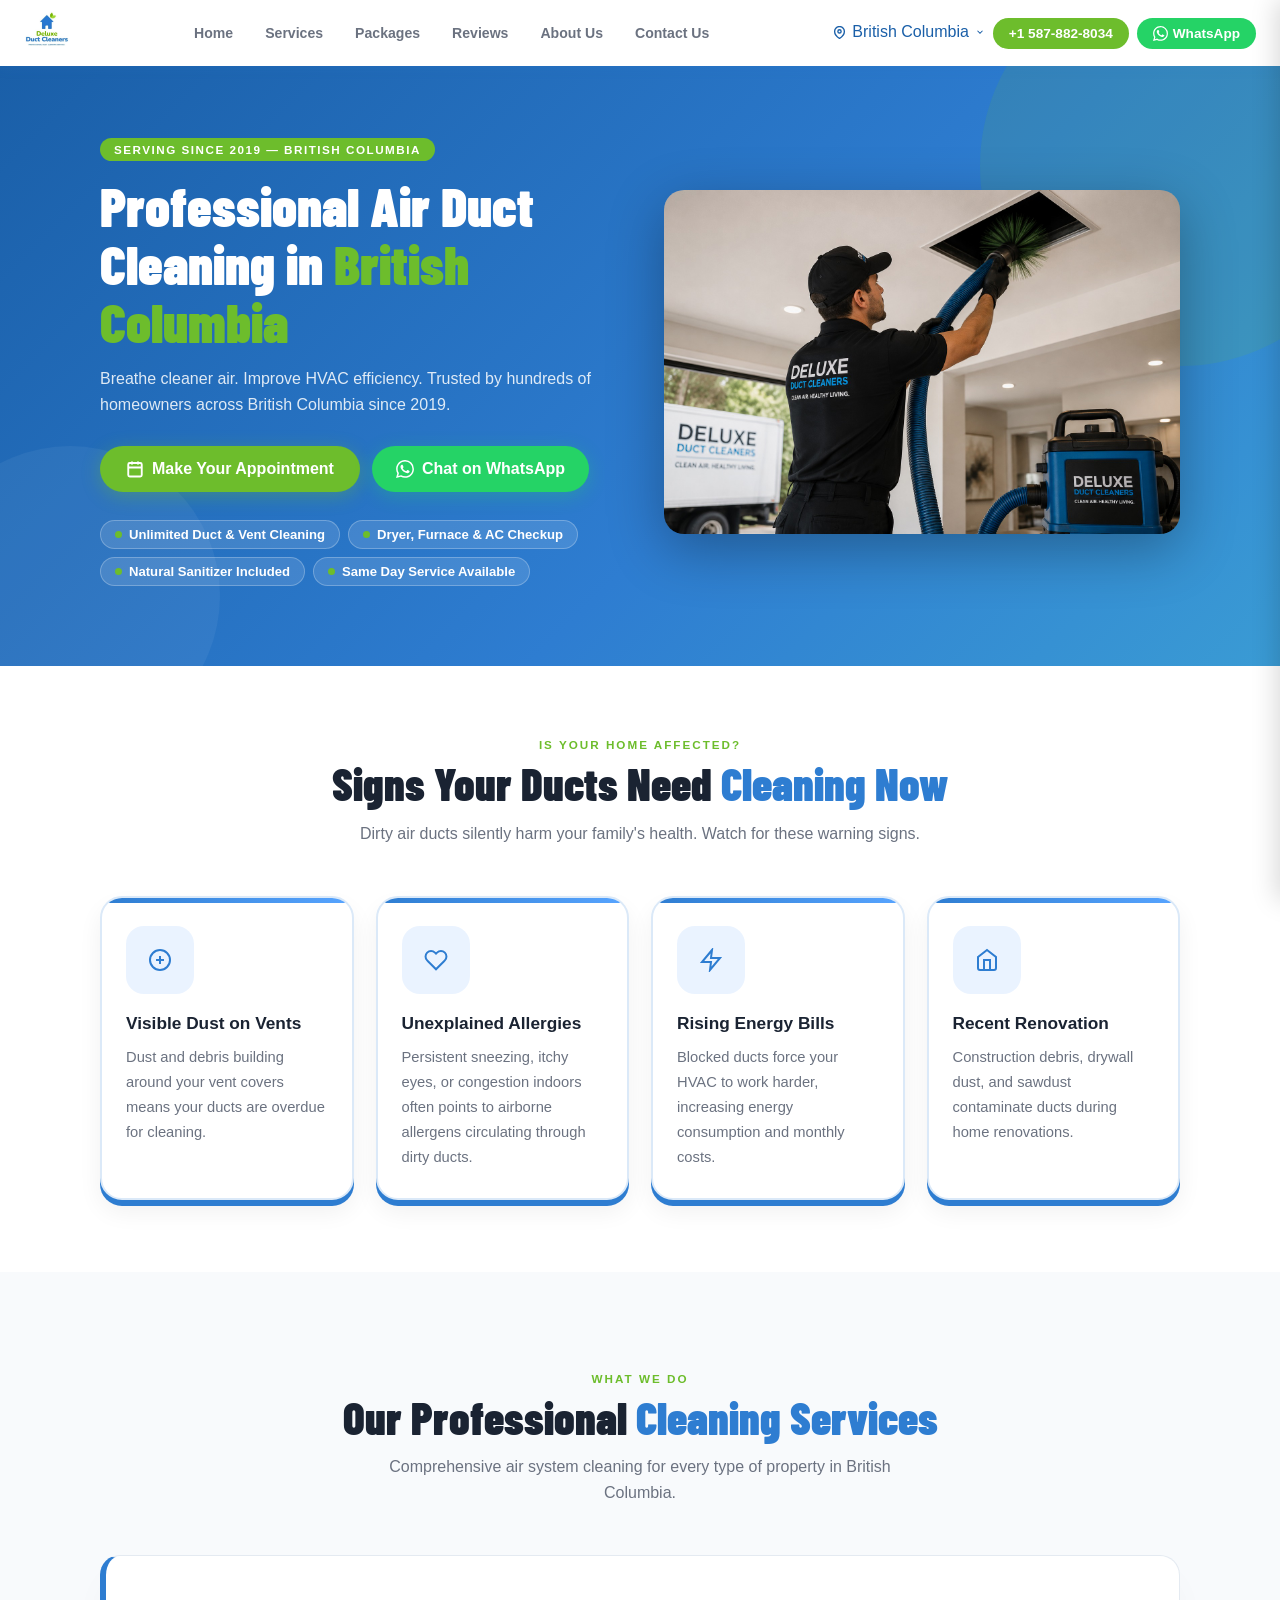
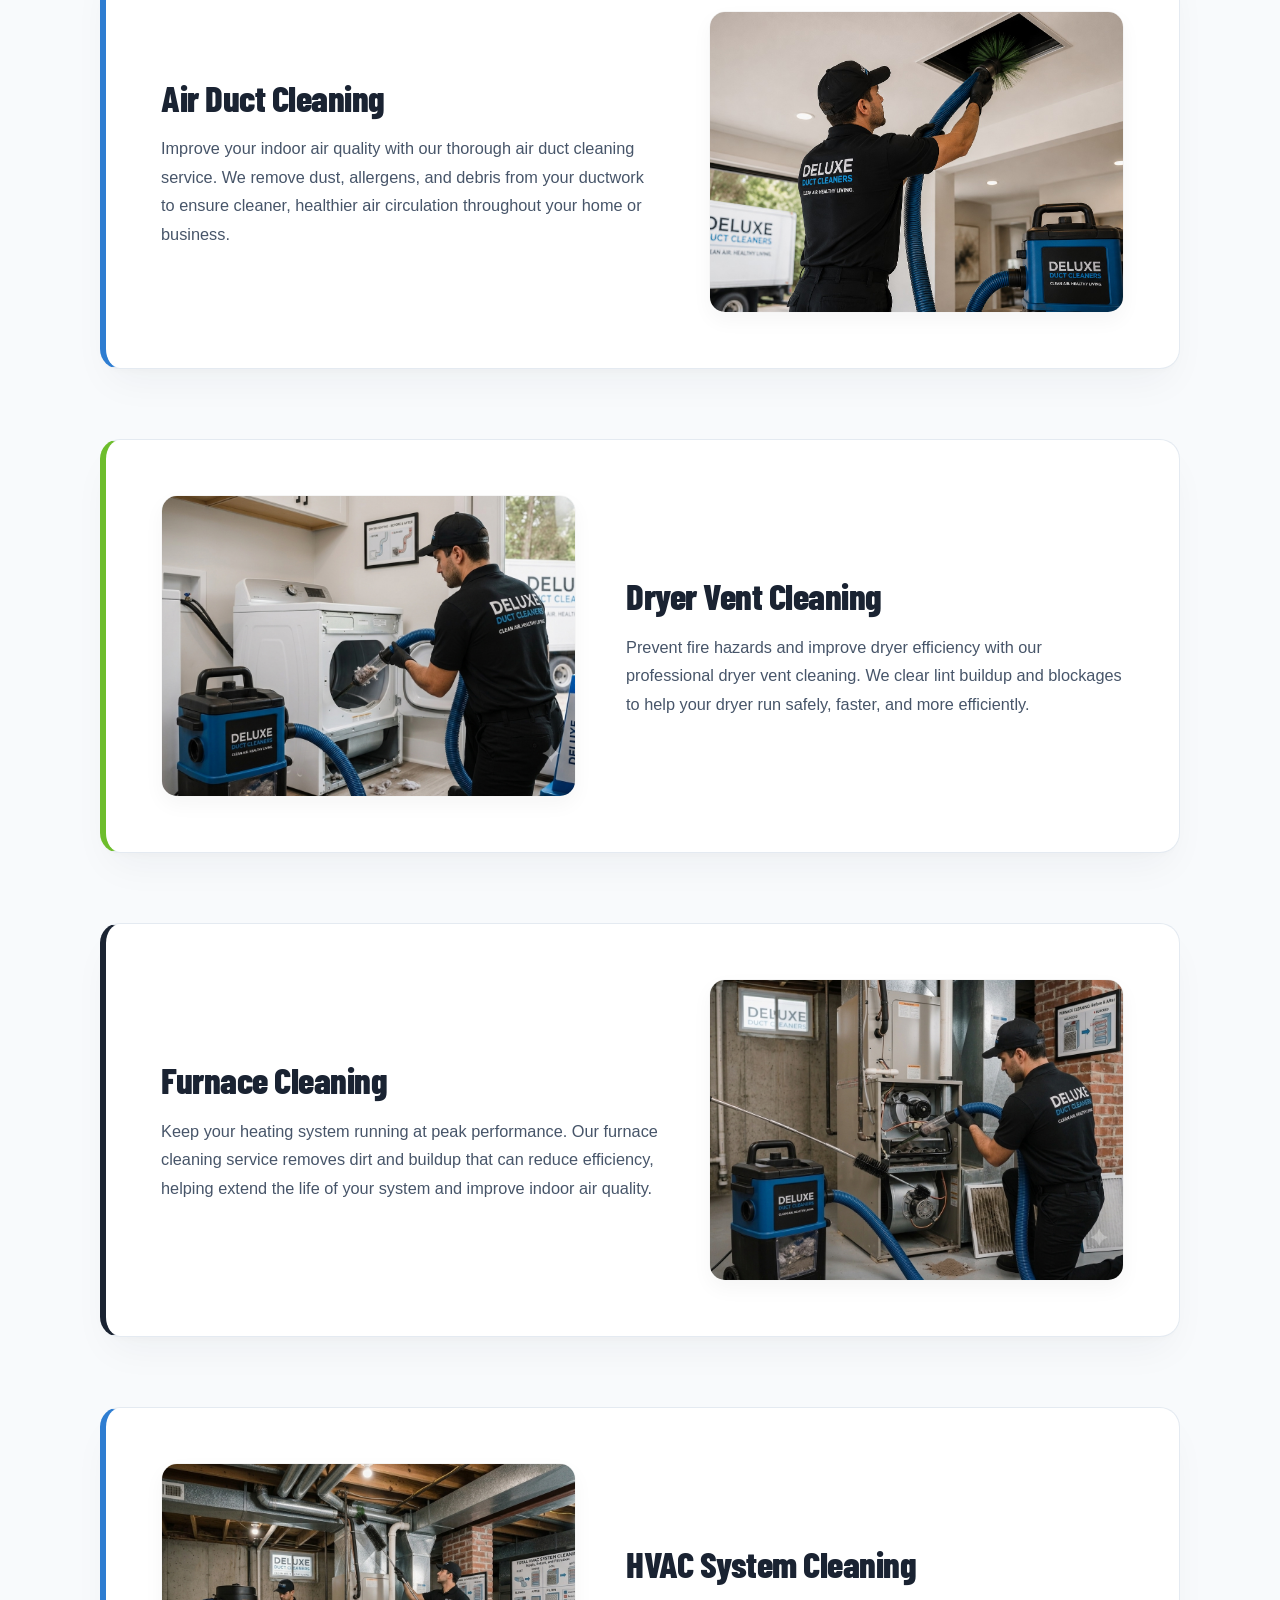
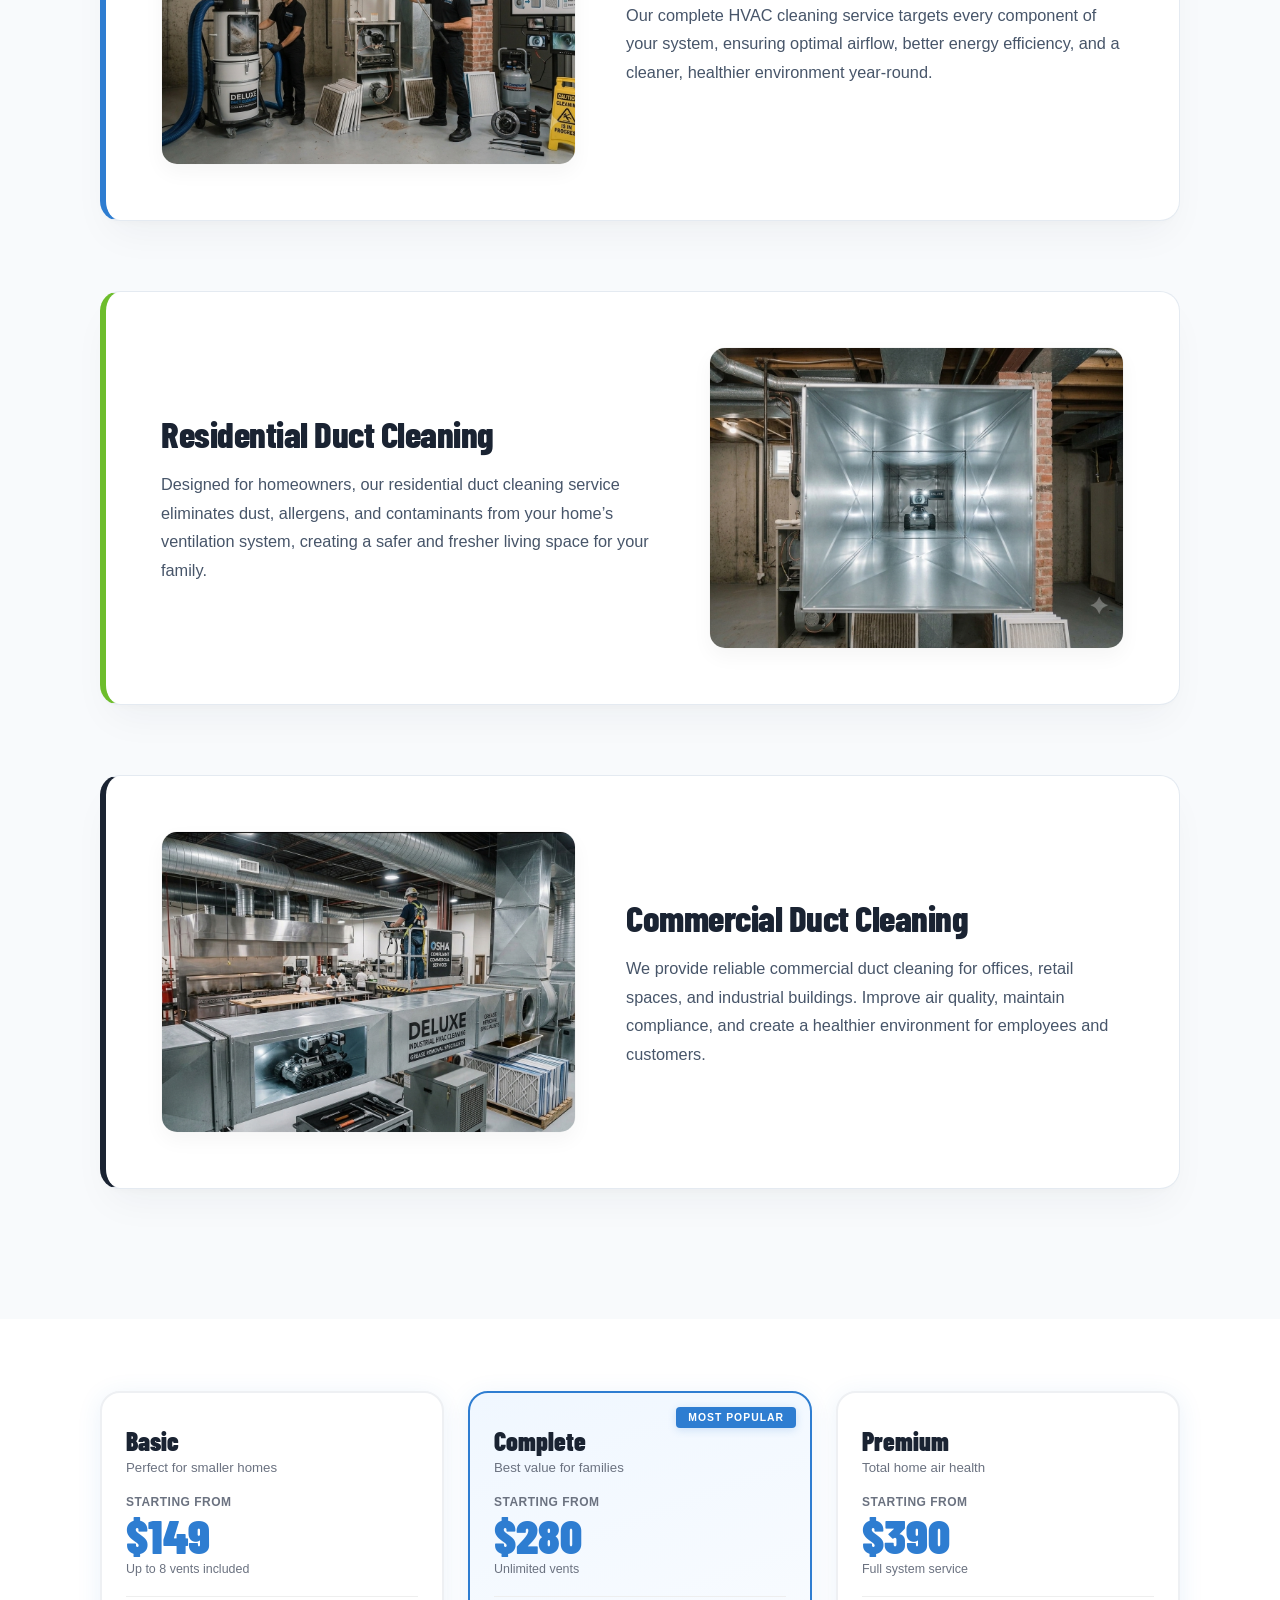
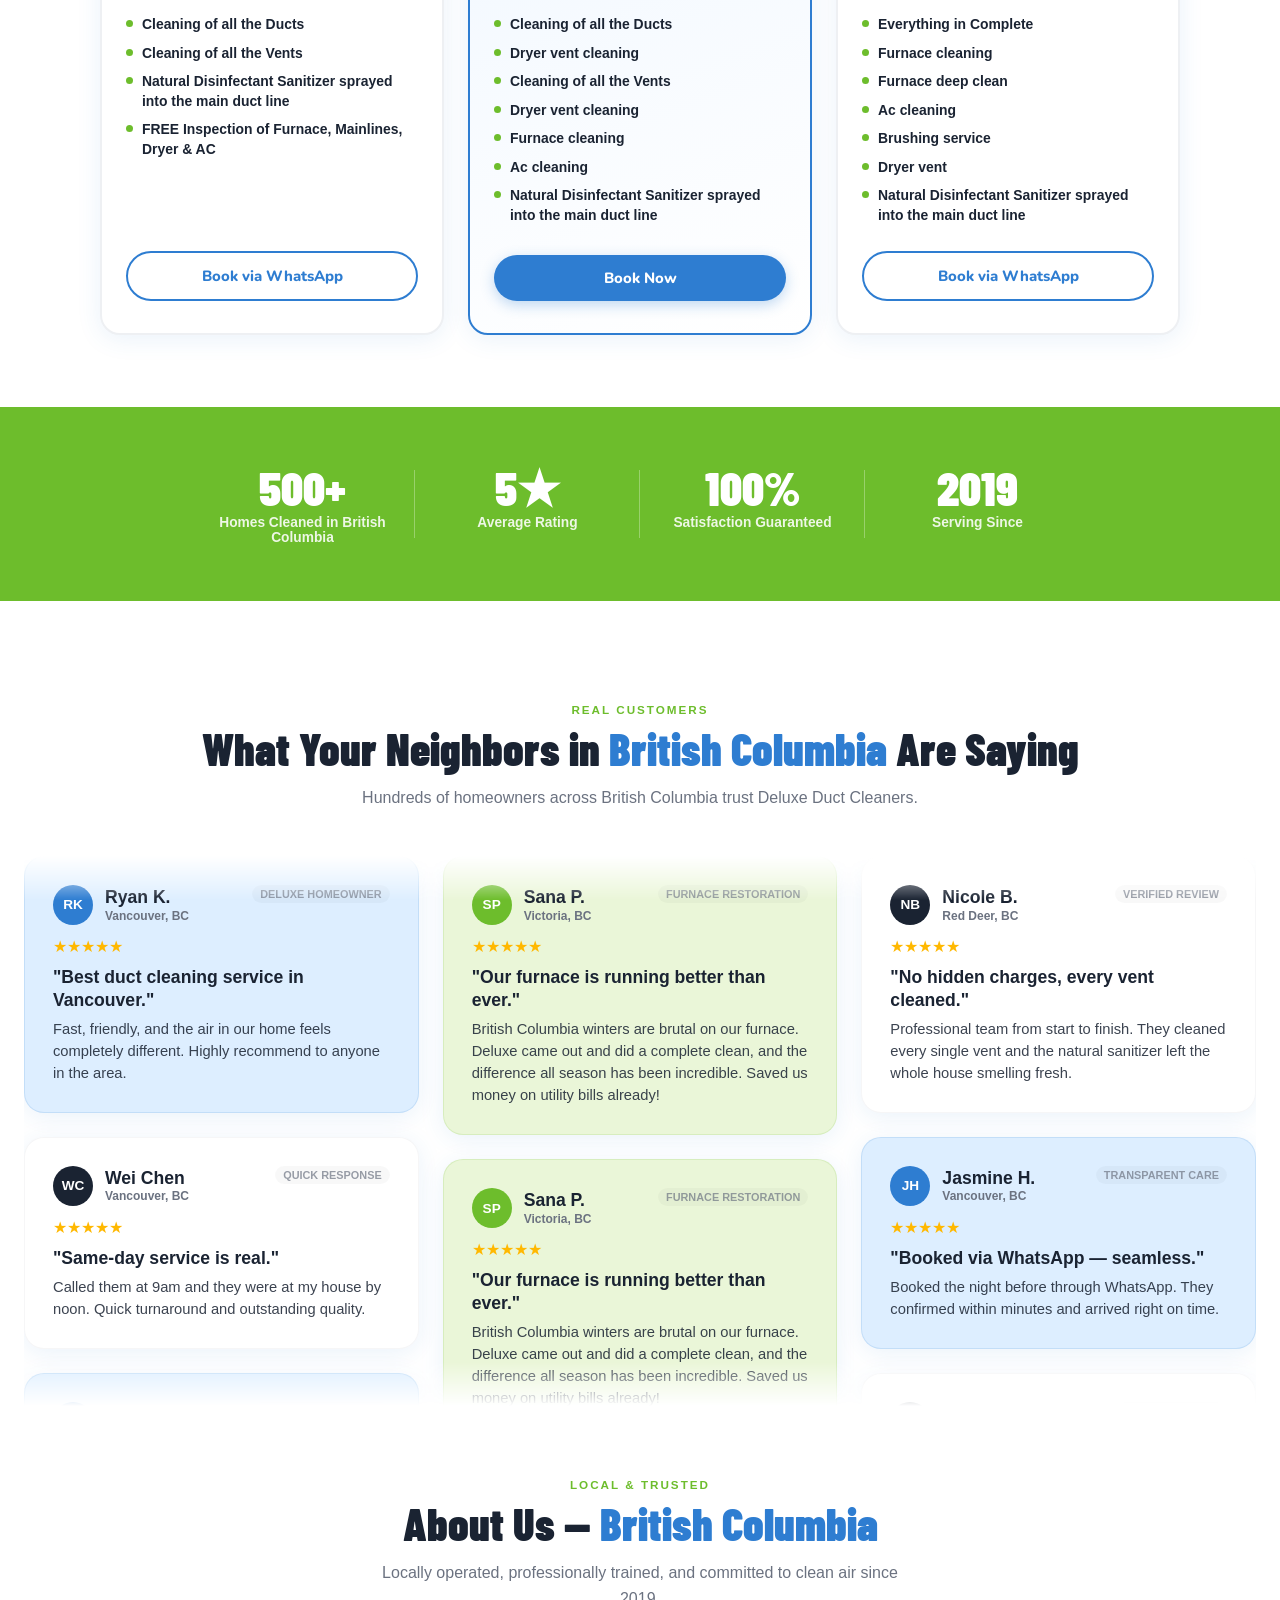
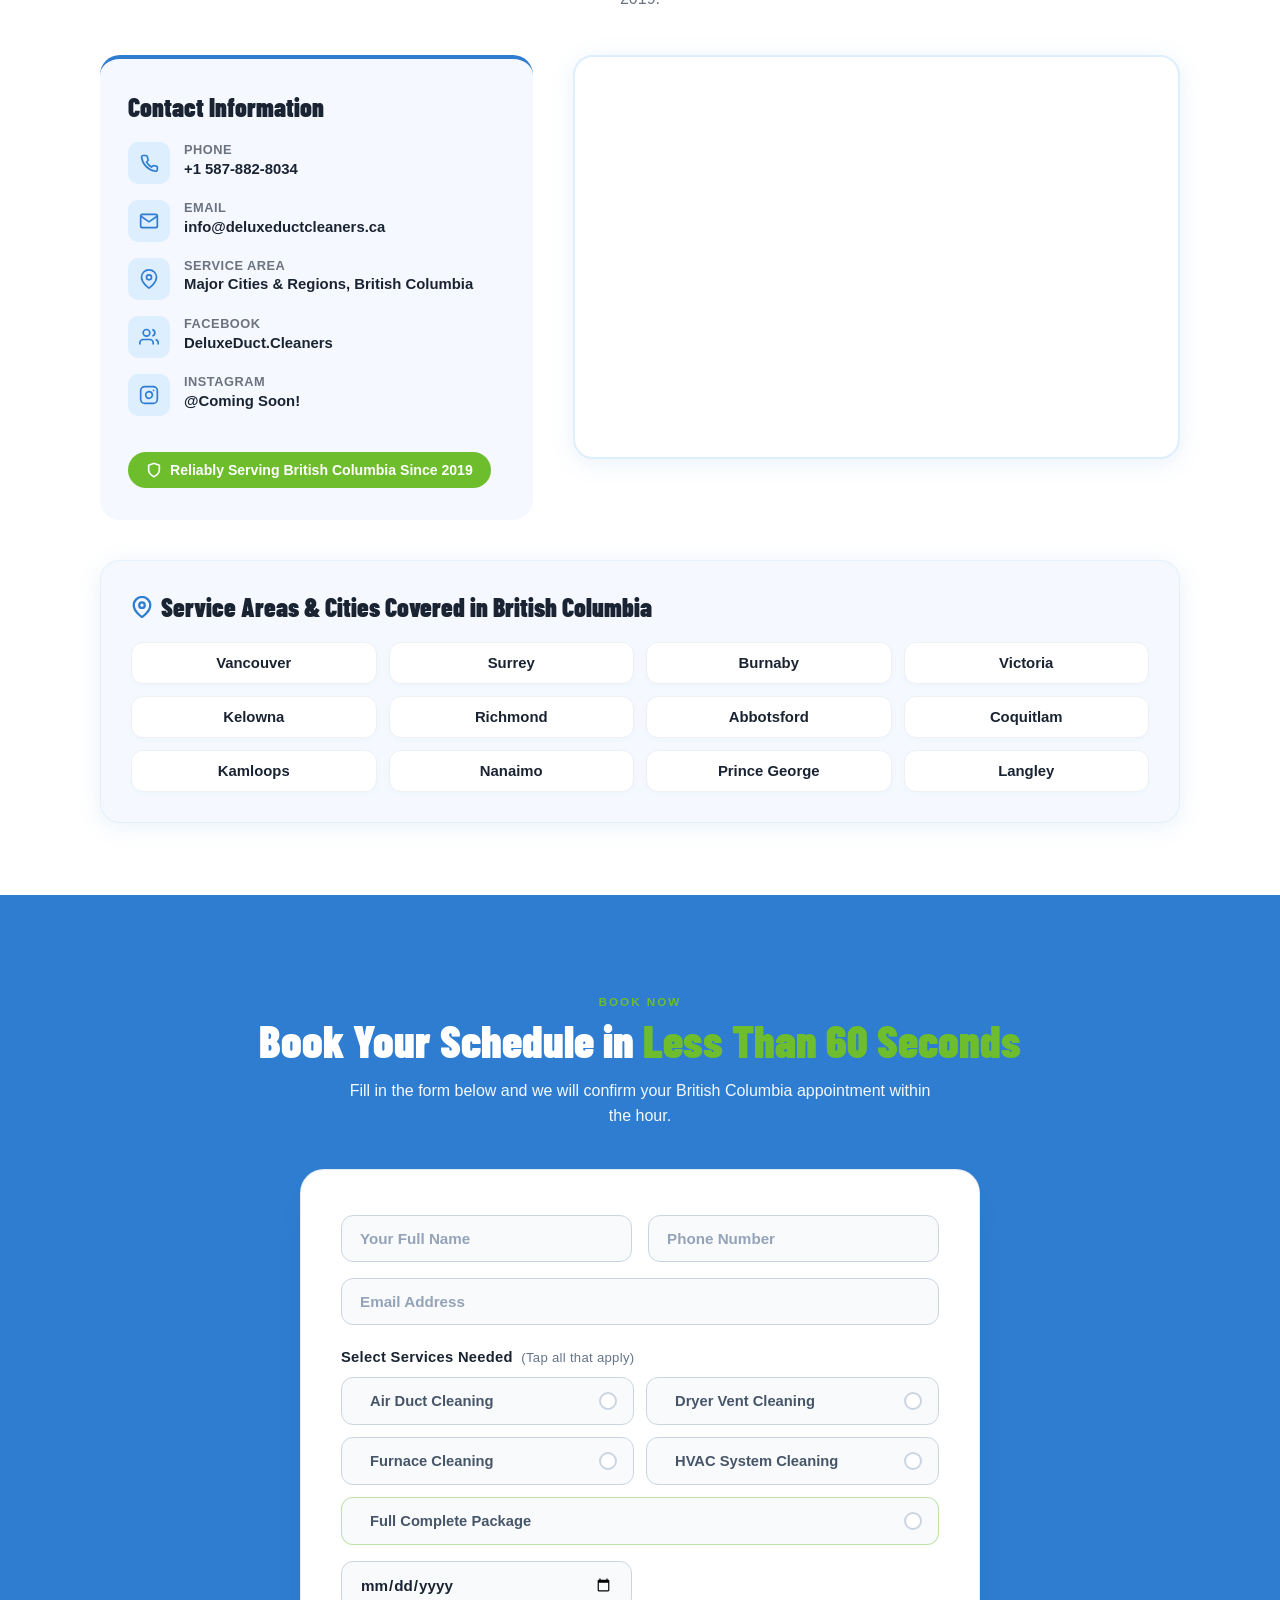
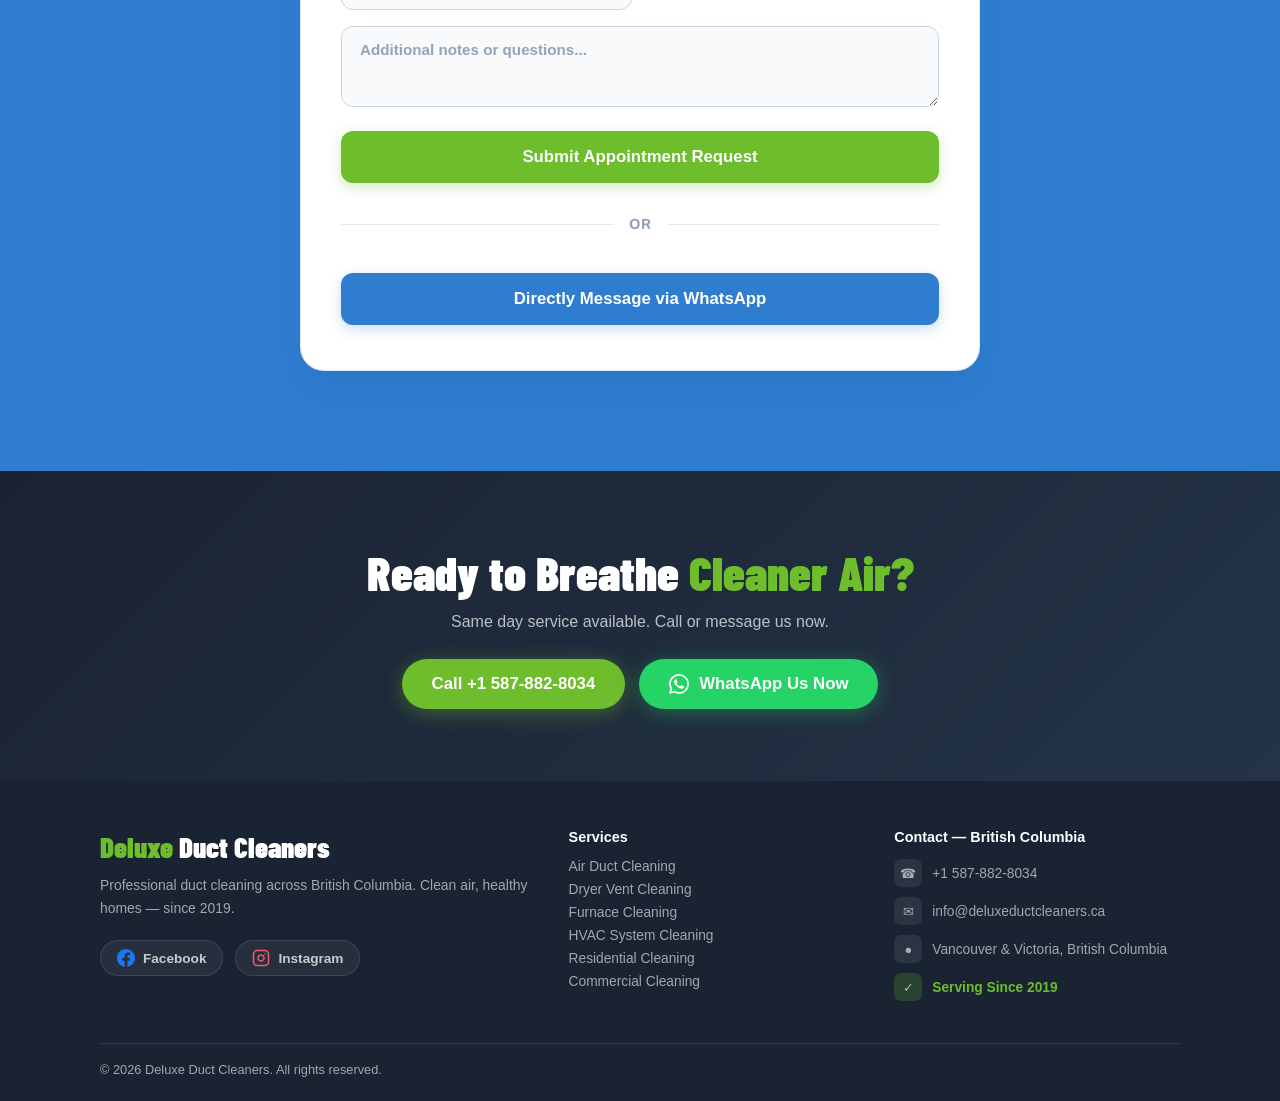
<file: british-columbia.html>
<!DOCTYPE html>
<html lang="en">
<head>
<meta charset="UTF-8">
<meta name="viewport" content="width=device-width, initial-scale=1.0">
<title>Deluxe Duct Cleaners — British Columbia</title>
<link rel="preconnect" href="https://fonts.googleapis.com">
<link rel="icon" href="/favicon.ico" type="image/x-icon">
  <link rel="icon" href="/assets/favicon.png" type="image/png" sizes="32x32">
  <link href="https://fonts.googleapis.com/css2?family=Nunito:wght@400;600;700;800;900&family=Barlow+Condensed:wght@600;700;800;900&display=swap" rel="stylesheet">
<link rel="stylesheet" href="assets/style.css">

<style>
/* --- Province switcher dropdown --- */
.loc-dropdown{position:relative;}
.loc-dropdown .loc-toggle{cursor:pointer;background:none;border:none;font:inherit;display:inline-flex;align-items:center;gap:6px;padding:inherit;}
.loc-caret{transition:transform .2s ease;flex-shrink:0;}
.loc-dropdown.open .loc-caret{transform:rotate(180deg);}
.loc-dropdown-menu{display:none;position:absolute;top:calc(100% + 10px);right:0;background:#fff;border-radius:12px;box-shadow:0 14px 34px rgba(0,0,0,.18);min-width:210px;padding:6px;z-index:999;}
.loc-dropdown.open .loc-dropdown-menu{display:block;}
.loc-option{display:flex;align-items:center;gap:8px;padding:10px 12px;border-radius:8px;font-size:.9rem;font-weight:600;color:#1a1a1a;text-decoration:none;white-space:nowrap;}
.loc-option:hover{background:rgba(0,0,0,.06);}
.loc-option.active{background:rgba(46,125,209,.12);color:#2E7DD1;}
.loc-option.active::after{content:"\2713";margin-left:auto;font-weight:800;}

.sm-loc-label{padding:10px 4px 4px;font-size:.72rem;letter-spacing:.06em;text-transform:uppercase;opacity:.55;font-weight:700;}
.sm-loc-list{display:flex;flex-direction:column;gap:2px;}
.sm-loc-option{display:flex;align-items:center;gap:8px;padding:10px 8px;border-radius:8px;font-weight:600;text-decoration:none;color:inherit;}
.sm-loc-option:hover{background:rgba(0,0,0,.06);}
.sm-loc-option.active{background:rgba(46,125,209,.14);color:#2E7DD1;}
.sm-loc-option.active::after{content:"\2713";margin-left:auto;font-weight:800;}

@media (max-width:900px){
  .loc-dropdown-menu{right:-10px;min-width:200px;}
}
@media (max-width:520px){
  .loc-dropdown .loc-toggle span{display:none;}
  .loc-dropdown-menu{right:-90px;max-width:calc(100vw - 20px);}
}
</style>
</head>
<body>

<div class="overlay" id="overlay" onclick="closeSM()"></div>
<div class="sidemenu" id="sidemenu">
  <div class="sm-head">
    <div class="nav-logo"><img src="assets/logo.jpeg" alt="Logo"></div>
    <button class="sm-close" onclick="closeSM()">✕</button>
  </div>
  <div class="sm-links">
    <a href="#hero" onclick="navigateMobile('hero');return false;">Home</a>
    <a href="#services" onclick="navigateMobile('services');return false;">Services</a>
    <a href="#packages" onclick="navigateMobile('packages');return false;">Packages</a>
    <a href="#reviews" onclick="navigateMobile('reviews');return false;">Reviews</a>
    <a href="#contact" onclick="navigateMobile('contact');return false;">About Us</a>
    <a href="#cta-band" onclick="navigateMobile('cta-band');return false;">Contact Us</a>

   <div class="sm-divider"></div>
    <div class="sm-loc-label">Switch Province</div>
    <div class="sm-loc-list">
    <a href="index.html" class="sm-loc-option"><svg width="13" height="13" viewBox="0 0 24 24" fill="none" stroke="currentColor" stroke-width="2.5"><path d="M21 10c0 7-9 13-9 13s-9-6-9-13a9 9 0 0118 0z"/><circle cx="12" cy="10" r="3"/></svg> Ontario</a>
    <a href="alberta.html" class="sm-loc-option"><svg width="13" height="13" viewBox="0 0 24 24" fill="none" stroke="currentColor" stroke-width="2.5"><path d="M21 10c0 7-9 13-9 13s-9-6-9-13a9 9 0 0118 0z"/><circle cx="12" cy="10" r="3"/></svg> Alberta</a>
    <a href="saskatchewan.html" class="sm-loc-option"><svg width="13" height="13" viewBox="0 0 24 24" fill="none" stroke="currentColor" stroke-width="2.5"><path d="M21 10c0 7-9 13-9 13s-9-6-9-13a9 9 0 0118 0z"/><circle cx="12" cy="10" r="3"/></svg> Saskatchewan</a>
    <a href="british-columbia.html" class="sm-loc-option active"><svg width="13" height="13" viewBox="0 0 24 24" fill="none" stroke="currentColor" stroke-width="2.5"><path d="M21 10c0 7-9 13-9 13s-9-6-9-13a9 9 0 0118 0z"/><circle cx="12" cy="10" r="3"/></svg> British Columbia</a>
    <a href="manitoba.html" class="sm-loc-option"><svg width="13" height="13" viewBox="0 0 24 24" fill="none" stroke="currentColor" stroke-width="2.5"><path d="M21 10c0 7-9 13-9 13s-9-6-9-13a9 9 0 0118 0z"/><circle cx="12" cy="10" r="3"/></svg> Manitoba</a>
    <a href="saskatoon-regina.html" class="sm-loc-option"><svg width="13" height="13" viewBox="0 0 24 24" fill="none" stroke="currentColor" stroke-width="2.5"><path d="M21 10c0 7-9 13-9 13s-9-6-9-13a9 9 0 0118 0z"/><circle cx="12" cy="10" r="3"/></svg> Saskatoon & Regina</a>
    </div>
  </div>
  <div class="sm-footer">
    <a href="https://wa.me/15878828034" target="_blank" class="sm-wa">
      <svg width="18" height="18" viewBox="0 0 24 24" fill="currentColor"><path d="M17.472 14.382c-.297-.149-1.758-.867-2.03-.967-.273-.099-.471-.148-.67.15-.197.297-.767.966-.94 1.164-.173.199-.347.223-.644.075-.297-.15-1.255-.463-2.39-1.475-.883-.788-1.48-1.761-1.653-2.059-.173-.297-.018-.458.13-.606.134-.133.298-.347.446-.52.149-.174.198-.298.298-.497.099-.198.05-.371-.025-.52-.075-.149-.669-1.612-.916-2.207-.242-.579-.487-.5-.669-.51-.173-.008-.371-.01-.57-.01-.198 0-.52.074-.792.372-.272.297-1.04 1.016-1.04 2.479 0 1.462 1.065 2.875 1.213 3.074.149.198 2.096 3.2 5.077 4.487.709.306 1.262.489 1.694.625.712.227 1.36.195 1.871.118.571-.085 1.758-.719 2.006-1.413.248-.694.248-1.289.173-1.413-.074-.124-.272-.198-.57-.347m-5.421 7.403h-.004a9.87 9.87 0 01-5.031-1.378l-.361-.214-3.741.982.998-3.648-.235-.374a9.86 9.86 0 01-1.51-5.26c.001-5.45 4.436-9.884 9.888-9.884 2.64 0 5.122 1.03 6.988 2.898a9.825 9.825 0 012.893 6.994c-.003 5.45-4.437 9.884-9.885 9.884m8.413-18.297A11.815 11.815 0 0012.05 0C5.495 0 .16 5.335.157 11.892c0 2.096.547 4.142 1.588 5.945L.057 24l6.305-1.654a11.882 11.882 0 005.683 1.448h.005c6.554 0 11.89-5.335 11.893-11.893a11.821 11.821 0 00-3.48-8.413Z"/></svg>
      WhatsApp Message
    </a>
  </div>
</div>

<nav class="topnav" id="topnav">
  <div class="nav-logo"><img src="assets/logo.jpeg" alt="Logo"></div>
  <div class="nav-center">
    <a href="#hero" onclick="scrollToSection('hero');return false;">Home</a>
    <a href="#services" onclick="scrollToSection('services');return false;">Services</a>
    <a href="#packages" onclick="scrollToSection('packages');return false;">Packages</a>
    <a href="#reviews" onclick="scrollToSection('reviews');return false;">Reviews</a>
    <a href="#contact" onclick="scrollToSection('contact');return false;">About Us</a>
    <a href="#cta-band" onclick="scrollToSection('cta-band');return false;">Contact Us</a>
  </div>
  <div class="nav-right">
    <div class="loc-dropdown" id="locDropdown">
      <button type="button" class="loc-toggle" onclick="toggleLocDropdown(event)" aria-haspopup="true" aria-expanded="false">
        <svg width="13" height="13" viewBox="0 0 24 24" fill="none" stroke="currentColor" stroke-width="2.5"><path d="M21 10c0 7-9 13-9 13s-9-6-9-13a9 9 0 0118 0z"/><circle cx="12" cy="10" r="3"/></svg>
        <span>British Columbia</span>
        <svg class="loc-caret" width="10" height="10" viewBox="0 0 24 24" fill="none" stroke="currentColor" stroke-width="2.5"><path d="M6 9l6 6 6-6"/></svg>
      </button>
      <div class="loc-dropdown-menu" id="locDropdownMenu" role="menu">
    <a href="index.html" class="loc-option" role="menuitem">Ontario</a>
    <a href="alberta.html" class="loc-option" role="menuitem">Alberta</a>
    <a href="saskatchewan.html" class="loc-option" role="menuitem">Saskatchewan</a>
    <a href="british-columbia.html" class="loc-option active" role="menuitem">British Columbia</a>
    <a href="manitoba.html" class="loc-option" role="menuitem">Manitoba</a>
    <a href="saskatoon-regina.html" class="loc-option" role="menuitem">Saskatoon & Regina</a>
      </div>
    </div>
    <a href="tel:+15878828034" class="btn-nav-call">+1 587-882-8034</a>
    <a href="https://wa.me/15878828034" target="_blank" class="btn-nav-wa">
      <svg width="15" height="15" viewBox="0 0 24 24" fill="currentColor"><path d="M17.472 14.382c-.297-.149-1.758-.867-2.03-.967-.273-.099-.471-.148-.67.15-.197.297-.767.966-.94 1.164-.173.199-.347.223-.644.075-.297-.15-1.255-.463-2.39-1.475-.883-.788-1.48-1.761-1.653-2.059-.173-.297-.018-.458.13-.606.134-.133.298-.347.446-.52.149-.174.198-.298.298-.497.099-.198.05-.371-.025-.52-.075-.149-.669-1.612-.916-2.207-.242-.579-.487-.5-.669-.51-.173-.008-.371-.01-.57-.01-.198 0-.52.074-.792.372-.272.297-1.04 1.016-1.04 2.479 0 1.462 1.065 2.875 1.213 3.074.149.198 2.096 3.2 5.077 4.487.709.306 1.262.489 1.694.625.712.227 1.36.195 1.871.118.571-.085 1.758-.719 2.006-1.413.248-.694.248-1.289.173-1.413-.074-.124-.272-.198-.57-.347m-5.421 7.403h-.004a9.87 9.87 0 01-5.031-1.378l-.361-.214-3.741.982.998-3.648-.235-.374a9.86 9.86 0 01-1.51-5.26c.001-5.45 4.436-9.884 9.888-9.884 2.64 0 5.122 1.03 6.988 2.898a9.825 9.825 0 012.893 6.994c-.003 5.45-4.437 9.884-9.885 9.884m8.413-18.297A11.815 11.815 0 0012.05 0C5.495 0 .16 5.335.157 11.892c0 2.096.547 4.142 1.588 5.945L.057 24l6.305-1.654a11.882 11.882 0 005.683 1.448h.005c6.554 0 11.89-5.335 11.893-11.893a11.821 11.821 0 00-3.48-8.413Z"/></svg>
      WhatsApp
    </a>
    <button class="hamburger" onclick="openSM()"><span></span><span></span><span></span></button>
  </div>
</nav>

<section class="hero" id="hero">
  <div class="hero-inner">
    <div class="hero-text">
      <span class="badge">Serving Since 2019 — British Columbia</span>
      <h1>Professional Air Duct<br>Cleaning in <span>British Columbia</span></h1>
      <p>Breathe cleaner air. Improve HVAC efficiency. Trusted by hundreds of homeowners across British Columbia since 2019.</p>
      <div class="hero-btns">
        <button class="btn-appt" onclick="scrollToSection('booking')">
          <svg width="18" height="18" viewBox="0 0 24 24" fill="none" stroke="currentColor" stroke-width="2.5"><rect x="3" y="4" width="18" height="18" rx="2"/><path d="M16 2v4M8 2v4M3 10h18"/></svg>
          Make Your Appointment
        </button>
        <a href="https://wa.me/15878828034" target="_blank" class="btn-wa">
          <svg width="18" height="18" viewBox="0 0 24 24" fill="currentColor"><path d="M17.472 14.382c-.297-.149-1.758-.867-2.03-.967-.273-.099-.471-.148-.67.15-.197.297-.767.966-.94 1.164-.173.199-.347.223-.644.075-.297-.15-1.255-.463-2.39-1.475-.883-.788-1.48-1.761-1.653-2.059-.173-.297-.018-.458.13-.606.134-.133.298-.347.446-.52.149-.174.198-.298.298-.497.099-.198.05-.371-.025-.52-.075-.149-.669-1.612-.916-2.207-.242-.579-.487-.5-.669-.51-.173-.008-.371-.01-.57-.01-.198 0-.52.074-.792.372-.272.297-1.04 1.016-1.04 2.479 0 1.462 1.065 2.875 1.213 3.074.149.198 2.096 3.2 5.077 4.487.709.306 1.262.489 1.694.625.712.227 1.36.195 1.871.118.571-.085 1.758-.719 2.006-1.413.248-.694.248-1.289.173-1.413-.074-.124-.272-.198-.57-.347m-5.421 7.403h-.004a9.87 9.87 0 01-5.031-1.378l-.361-.214-3.741.982.998-3.648-.235-.374a9.86 9.86 0 01-1.51-5.26c.001-5.45 4.436-9.884 9.888-9.884 2.64 0 5.122 1.03 6.988 2.898a9.825 9.825 0 012.893 6.994c-.003 5.45-4.437 9.884-9.885 9.884m8.413-18.297A11.815 11.815 0 0012.05 0C5.495 0 .16 5.335.157 11.892c0 2.096.547 4.142 1.588 5.945L.057 24l6.305-1.654a11.882 11.882 0 005.683 1.448h.005c6.554 0 11.89-5.335 11.893-11.893a11.821 11.821 0 00-3.48-8.413Z"/></svg>
          Chat on WhatsApp
        </a>
      </div>
      <div class="hero-tags">
        <div class="hero-tag">Unlimited Duct & Vent Cleaning</div>
        <div class="hero-tag">Dryer, Furnace & AC Checkup</div>
        <div class="hero-tag">Natural Sanitizer Included</div>
        <div class="hero-tag">Same Day Service Available</div>
      </div>
    </div>
    <div class="hero-img">
    <img src="assets/img1.jpeg" alt="Deluxe Duct Cleaners technician"></div>
  </div>
</section>

<section class="section problems-bg" id="problems">
  <div class="container">
    <div class="label anim-fade">Is Your Home Affected?</div>
    <h2 class="title anim-fade">Signs Your Ducts Need <span>Cleaning Now</span></h2>
    <p class="sub anim-fade">Dirty air ducts silently harm your family's health. Watch for these warning signs.</p>
    
    <div class="problem-row">

  <div class="problem-item reveal">
    <div class="problem-icon">
      <svg width="24" height="24" viewBox="0 0 24 24" fill="none" stroke="#2E7DD1" stroke-width="2">
        <path d="M12 2C6.48 2 2 6.48 2 12s4.48 10 10 10 10-4.48 10-10S17.52 2 12 2z"/>
        <path d="M8 12h8M12 8v8"/>
      </svg>
    </div>

    <div class="problem-content">
      <h3>Visible Dust on Vents</h3>
      <p>Dust and debris building around your vent covers means your ducts are overdue for cleaning.</p>
    </div>
  </div>

  <div class="problem-item reveal">
    <div class="problem-icon">
      <svg width="24" height="24" viewBox="0 0 24 24" fill="none" stroke="#2E7DD1" stroke-width="2">
        <path d="M20.84 4.61a5.5 5.5 0 00-7.78 0L12 5.67l-1.06-1.06a5.5 5.5 0 00-7.78 7.78l1.06 1.06L12 21.23l7.78-7.78 1.06-1.06a5.5 5.5 0 000-7.78z"/>
      </svg>
    </div>

    <div class="problem-content">
      <h3>Unexplained Allergies</h3>
      <p>Persistent sneezing, itchy eyes, or congestion indoors often points to airborne allergens circulating through dirty ducts.</p>
    </div>
  </div>

  <div class="problem-item reveal">
    <div class="problem-icon">
      <svg width="24" height="24" viewBox="0 0 24 24" fill="none" stroke="#2E7DD1" stroke-width="2">
        <path d="M13 2L3 14h9l-1 8 10-12h-9l1-8z"/>
      </svg>
    </div>

    <div class="problem-content">
      <h3>Rising Energy Bills</h3>
      <p>Blocked ducts force your HVAC to work harder, increasing energy consumption and monthly costs.</p>
    </div>
  </div>

  <div class="problem-item reveal">
    <div class="problem-icon">
      <svg width="24" height="24" viewBox="0 0 24 24" fill="none" stroke="#2E7DD1" stroke-width="2">
        <path d="M3 9l9-7 9 7v11a2 2 0 01-2 2H5a2 2 0 01-2-2z"/>
        <polyline points="9 22 9 12 15 12 15 22"/>
      </svg>
    </div>

    <div class="problem-content">
      <h3>Recent Renovation</h3>
      <p>Construction debris, drywall dust, and sawdust contaminate ducts during home renovations.</p>
    </div>
  </div>

</div>
  </div>
</section>

<section class="section services-bg" id="services">
  <div class="container">
    <div class="label anim-fade">What We Do</div>
    <h2 class="title anim-fade">Our Professional <span>Cleaning Services</span></h2>
    <p class="sub anim-fade">Comprehensive air system cleaning for every type of property in British Columbia.</p>
    
    <div class="svc-stack-container">

      <div class="svc-card theme-blue-light">
        <div class="svc-card-body">
          <div class="svc-content">
            <h3>Air Duct Cleaning</h3>
            <p>Improve your indoor air quality with our thorough air duct cleaning service. We remove dust, allergens, and debris from your ductwork to ensure cleaner, healthier air circulation throughout your home or business.</p>
          </div>
          <div class="svc-img">
            <img src="assets/img1.jpeg" alt="Air Duct Cleaning">
          </div>
        </div>
      </div>

      <div class="svc-card theme-green-light">
        <div class="svc-card-body">
          <div class="svc-content">
            <h3>Dryer Vent Cleaning</h3>
            <p>Prevent fire hazards and improve dryer efficiency with our professional dryer vent cleaning. We clear lint buildup and blockages to help your dryer run safely, faster, and more efficiently.</p>
          </div>
          <div class="svc-img">
            <img src="assets/img2.png" alt="Dryer Vent Cleaning">
          </div>
        </div>
      </div>

      <div class="svc-card theme-white">
        <div class="svc-card-body">
          <div class="svc-content">
            <h3>Furnace Cleaning</h3>
            <p>Keep your heating system running at peak performance. Our furnace cleaning service removes dirt and buildup that can reduce efficiency, helping extend the life of your system and improve indoor air quality.</p>
          </div>
          <div class="svc-img">
            <img src="assets/img3.png" alt="Furnace Cleaning">
          </div>
        </div>
      </div>

      <div class="svc-card theme-blue-light">
        <div class="svc-card-body">
          <div class="svc-content">
            <h3>HVAC System Cleaning</h3>
            <p>Our complete HVAC cleaning service targets every component of your system, ensuring optimal airflow, better energy efficiency, and a cleaner, healthier environment year-round.</p>
          </div>
          <div class="svc-img">
            <img src="assets/img4.png" alt="HVAC System Cleaning">
          </div>
        </div>
      </div>

      <div class="svc-card theme-green-light">
        <div class="svc-card-body">
          <div class="svc-content">
            <h3>Residential Duct Cleaning</h3>
            <p>Designed for homeowners, our residential duct cleaning service eliminates dust, allergens, and contaminants from your home’s ventilation system, creating a safer and fresher living space for your family.</p>
          </div>
          <div class="svc-img">
            <img src="assets/img5.png" alt="Residential Duct Cleaning">
          </div>
        </div>
      </div>

      <div class="svc-card theme-white">
        <div class="svc-card-body">
          <div class="svc-content">
            <h3>Commercial Duct Cleaning</h3>
            <p>We provide reliable commercial duct cleaning for offices, retail spaces, and industrial buildings. Improve air quality, maintain compliance, and create a healthier environment for employees and customers.</p>
          </div>
          <div class="svc-img">
            <img src="assets/img6.png" alt="Commercial Duct Cleaning">
          </div>
        </div>
      </div>

    </div>
  </div>
</section>

<section class="section packages-bg" id="packages">
  <div class="container">
    <div class="pkg-grid">
      
      <div class="pkg-card anim-pop stagger-1">
        <div class="pkg-name">Basic</div> 
        <div class="pkg-tag">Perfect for smaller homes</div> 
        <div class="pkg-price"> 
          <div class="pkg-from">Starting from</div>
          <div class="pkg-amount">$149</div>
          <div class="pkg-note">Up to 8 vents included</div>
        </div>
        <div class="pkg-div"></div> 
        <ul class="pkg-features"> 
          <li>Cleaning of all the Ducts</li>
          <li>Cleaning of all the Vents</li>
          <li>Natural Disinfectant Sanitizer sprayed into the main duct line</li>
          <li>FREE Inspection of Furnace, Mainlines, Dryer &amp; AC</li>
        </ul>
        <a href="https://wa.me/15878828034" target="_blank" class="pkg-btn pkg-outline">Book via WhatsApp</a> 
      </div>

      <div class="pkg-card featured anim-pop stagger-2">
        <div class="pkg-name">Complete</div> 
        <div class="pkg-tag">Best value for families</div> 
        <div class="pkg-price"> 
          <div class="pkg-from">Starting from</div>
          <div class="pkg-amount">$280</div>
          <div class="pkg-note">Unlimited vents</div>
        </div>
        <div class="pkg-div"></div> 
        <ul class="pkg-features"> 
          <li>Cleaning of all the Ducts</li>
          <li>Dryer vent cleaning</li>
          <li>Cleaning of all the Vents</li>
          <li>Dryer vent cleaning</li>
          <li>Furnace cleaning</li>
          <li>Ac cleaning</li>
          <li>Natural Disinfectant Sanitizer sprayed into the main duct line</li>
        </ul>
        <a href="#" class="pkg-btn pkg-fill">Book Now</a> 
      </div>

      <div class="pkg-card anim-pop stagger-3">
        <div class="pkg-name">Premium</div> 
        <div class="pkg-tag">Total home air health</div> 
        <div class="pkg-price"> 
          <div class="pkg-from">Starting from</div>
          <div class="pkg-amount">$390</div>
          <div class="pkg-note">Full system service</div>
        </div>
        <div class="pkg-div"></div> 
        <ul class="pkg-features"> 
          <li>Everything in Complete</li>
          <li>Furnace cleaning</li>
          <li>Furnace deep clean</li>
          <li>Ac cleaning</li>
          <li>Brushing service</li>
          <li>Dryer vent</li>
          <li>Natural Disinfectant Sanitizer sprayed into the main duct line</li>
        </ul>
        <a href="https://wa.me/15878828034" target="_blank" class="pkg-btn pkg-outline">Book via WhatsApp</a> 
      </div>

    </div>
  </div>
</section>

<div class="stats-strip">
  <div class="stats-row">
    <div class="stat-item"><div class="stat-num">500+</div><div class="stat-label">Homes Cleaned in British Columbia</div></div>
    <div class="stat-item"><div class="stat-num">5★</div><div class="stat-label">Average Rating</div></div>
    <div class="stat-item"><div class="stat-num">100%</div><div class="stat-label">Satisfaction Guaranteed</div></div>
    <div class="stat-item"><div class="stat-num">2019</div><div class="stat-label">Serving Since</div></div>
  </div>
</div>

<section class="section reviews-section" id="reviews" style="padding-bottom:0;">
  <div class="container">
    <div class="label anim-fade" style="padding-top: 30px;">Real Customers</div>
    <h2 class="title anim-fade">What Your Neighbors in <span>British Columbia</span> Are Saying </h2>
    <p class="sub anim-fade">Hundreds of homeowners across British Columbia trust Deluxe Duct Cleaners.</p>
  </div>
  
  <div class="reviews-marquee-track">
    <div class="rev-marquee-col scroll-up">
      <div class="rev-marquee-group">
        <div class="rev-float-card theme-blue">
          <div class="rev-card-header">
            <div class="rev-avatar">RK</div>
            <div class="rev-meta"><h3>Ryan K.</h3><div class="rev-location">Vancouver, BC</div></div>
            <span class="rev-badge-tag">Deluxe Homeowner</span>
          </div>
          <div class="stars">★★★★★</div>
          <p class="rev-quote">"Best duct cleaning service in Vancouver."</p>
          <p class="rev-fulltext">Fast, friendly, and the air in our home feels completely different. Highly recommend to anyone in the area.</p>
        </div>
        <div class="rev-float-card theme-white">
          <div class="rev-card-header">
            <div class="rev-avatar">WC</div>
            <div class="rev-meta"><h3>Wei Chen</h3><div class="rev-location">Vancouver, BC</div></div>
            <span class="rev-badge-tag">Quick Response</span>
          </div>
          <div class="stars">★★★★★</div>
          <p class="rev-quote">"Same-day service is real."</p>
          <p class="rev-fulltext">Called them at 9am and they were at my house by noon. Quick turnaround and outstanding quality.</p>
        </div>
      </div>
      <div class="rev-marquee-group" aria-hidden="true">
        <div class="rev-float-card theme-blue">
          <div class="rev-card-header">
            <div class="rev-avatar">RK</div>
            <div class="rev-meta"><h3>Ryan K.</h3><div class="rev-location">Vancouver, BC</div></div>
            <span class="rev-badge-tag">Deluxe Homeowner</span>
          </div>
          <div class="stars">★★★★★</div>
          <p class="rev-quote">"Best duct cleaning service in Vancouver."</p>
          <p class="rev-fulltext">Fast, friendly, and the air in our home feels completely different. Highly recommend to anyone in the area.</p>
        </div>
        <div class="rev-float-card theme-white">
          <div class="rev-card-header">
            <div class="rev-avatar">WC</div>
            <div class="rev-meta"><h3>Wei Chen</h3><div class="rev-location">Vancouver, BC</div></div>
            <span class="rev-badge-tag">Quick Response</span>
          </div>
          <div class="stars">★★★★★</div>
          <p class="rev-quote">"Same-day service is real."</p>
          <p class="rev-fulltext">Called them at 9am and they were at my house by noon. Quick turnaround and outstanding quality.</p>
        </div>
      </div>
    </div>

    <div class="rev-marquee-col scroll-down">
      <div class="rev-marquee-group">
        <div class="rev-float-card theme-green">
          <div class="rev-card-header">
            <div class="rev-avatar">SP</div>
            <div class="rev-meta"><h3>Sana P.</h3><div class="rev-location">Victoria, BC</div></div>
            <span class="rev-badge-tag">Furnace Restoration</span>
          </div>
          <div class="stars">★★★★★</div>
          <p class="rev-quote">"Our furnace is running better than ever."</p>
          <p class="rev-fulltext">British Columbia winters are brutal on our furnace. Deluxe came out and did a complete clean, and the difference all season has been incredible. Saved us money on utility bills already!</p>
        </div>
      </div>
      <div class="rev-marquee-group" aria-hidden="true">
        <div class="rev-float-card theme-green">
          <div class="rev-card-header">
            <div class="rev-avatar">SP</div>
            <div class="rev-meta"><h3>Sana P.</h3><div class="rev-location">Victoria, BC</div></div>
            <span class="rev-badge-tag">Furnace Restoration</span>
          </div>
          <div class="stars">★★★★★</div>
          <p class="rev-quote">"Our furnace is running better than ever."</p>
          <p class="rev-fulltext">British Columbia winters are brutal on our furnace. Deluxe came out and did a complete clean, and the difference all season has been incredible. Saved us money on utility bills already!</p>
        </div>
      </div>
    </div>

    <div class="rev-marquee-col scroll-up">
      <div class="rev-marquee-group">
        <div class="rev-float-card theme-white">
          <div class="rev-card-header">
            <div class="rev-avatar">NB</div>
            <div class="rev-meta"><h3>Nicole B.</h3><div class="rev-location">Red Deer, BC</div></div>
            <span class="rev-badge-tag">Verified Review</span>
          </div>
          <div class="stars">★★★★★</div>
          <p class="rev-quote">"No hidden charges, every vent cleaned."</p>
          <p class="rev-fulltext">Professional team from start to finish. They cleaned every single vent and the natural sanitizer left the whole house smelling fresh.</p>
        </div>
        <div class="rev-float-card theme-blue">
          <div class="rev-card-header">
            <div class="rev-avatar">JH</div>
            <div class="rev-meta"><h3>Jasmine H.</h3><div class="rev-location">Vancouver, BC</div></div>
            <span class="rev-badge-tag">Transparent Care</span>
          </div>
          <div class="stars">★★★★★</div>
          <p class="rev-quote">"Booked via WhatsApp — seamless."</p>
          <p class="rev-fulltext">Booked the night before through WhatsApp. They confirmed within minutes and arrived right on time.</p>
        </div>
      </div>
      <div class="rev-marquee-group" aria-hidden="true">
        <div class="rev-float-card theme-white">
          <div class="rev-card-header">
            <div class="rev-avatar">NB</div>
            <div class="rev-meta"><h3>Nicole B.</h3><div class="rev-location">Red Deer, BC</div></div>
            <span class="rev-badge-tag">Verified Review</span>
          </div>
          <div class="stars">★★★★★</div>
          <p class="rev-quote">"No hidden charges, every vent cleaned."</p>
          <p class="rev-fulltext">Professional team from start to finish. They cleaned every single vent and the natural sanitizer left the whole house smelling fresh.</p>
        </div>
        <div class="rev-float-card theme-blue">
          <div class="rev-card-header">
            <div class="rev-avatar">JH</div>
            <div class="rev-meta"><h3>Jasmine H.</h3><div class="rev-location">Vancouver, BC</div></div>
            <span class="rev-badge-tag">Transparent Care</span>
          </div>
          <div class="stars">★★★★★</div>
          <p class="rev-quote">"Booked via WhatsApp — seamless."</p>
          <p class="rev-fulltext">Booked the night before through WhatsApp. They confirmed within minutes and arrived right on time.</p>
        </div>
      </div>
    </div>
  </div>
</section>

<section class="section contact-bg" id="contact">
  <div class="container">
    <div class="label anim-fade">Local &amp; Trusted</div>
    <h2 class="title anim-fade">About Us — <span>British Columbia</span></h2>
    <p class="sub anim-fade">Locally operated, professionally trained, and committed to clean air since 2019.</p>
    
    <div class="contact-layout">
      <div class="contact-card anim-left">
        <h3>Contact Information</h3>
        <div class="ci">
          <div class="ci-icon"><svg width="20" height="20" viewBox="0 0 24 24" fill="none" stroke="#2E7DD1" stroke-width="2"><path d="M22 16.92v3a2 2 0 01-2.18 2A19.79 19.79 0 013.09 5.18 2 2 0 015.07 3h3a2 2 0 012 1.72 12.84 12.84 0 00.7 2.81 2 2 0 01-.45 2.11L9.09 10.91a16 16 0 006 6l1.27-1.27a2 2 0 012.11-.45 12.84 12.84 0 002.81.7A2 2 0 0122 16.92z"/></svg></div>
          <div class="ci-text"><h4>Phone</h4><a href="tel:+15878828034">+1 587-882-8034</a></div>
        </div>
        <div class="ci">
          <div class="ci-icon"><svg width="20" height="20" viewBox="0 0 24 24" fill="none" stroke="#2E7DD1" stroke-width="2"><path d="M4 4h16c1.1 0 2 .9 2 2v12c0 1.1-.9 2-2 2H4c-1.1 0-2-.9-2-2V6c0-1.1.9-2 2-2z"/><polyline points="22,6 12,13 2,6"/></svg></div>
          <div class="ci-text"><h4>Email</h4><a href="mailto:info@deluxeductcleaners.ca">info@deluxeductcleaners.ca</a></div>
        </div>
        <div class="ci">
          <div class="ci-icon"><svg width="20" height="20" viewBox="0 0 24 24" fill="none" stroke="#2E7DD1" stroke-width="2"><path d="M21 10c0 7-9 13-9 13s-9-6-9-13a9 9 0 0118 0z"/><circle cx="12" cy="10" r="3"/></svg></div>
          <div class="ci-text"><h4>Service Area</h4><p>Major Cities &amp; Regions, British Columbia</p></div>
        </div>
        <div class="ci">
          <div class="ci-icon"><svg width="20" height="20" viewBox="0 0 24 24" fill="none" stroke="#2E7DD1" stroke-width="2"><path d="M17 21v-2a4 4 0 00-4-4H5a4 4 0 00-4 4v2"/><circle cx="9" cy="7" r="4"/><path d="M23 21v-2a4 4 0 00-3-3.87M16 3.13a4 4 0 010 7.75"/></svg></div>
          <div class="ci-text"><h4>Facebook</h4><a href="https://www.facebook.com/DeluxeDuct.Cleaners" target="_blank">DeluxeDuct.Cleaners</a></div>
        </div>
        <div class="ci">
          <div class="ci-icon">
            <svg width="20" height="20" viewBox="0 0 24 24" fill="none" stroke="#2E7DD1" stroke-width="2" stroke-linecap="round" stroke-linejoin="round">
              <rect x="2" y="2" width="20" height="20" rx="5" ry="5"></rect>
              <path d="M16 11.37A4 4 0 1 1 12.63 8 4 4 0 0 1 16 11.37z"></path>
              <line x1="17.5" y1="6.5" x2="17.51" y2="6.5"></line>
            </svg>
          </div>
          <div class="ci-text">
            <h4>Instagram</h4>
            <a href="www.instagram.com" target="_blank">@Coming Soon!</a>
          </div>
        </div>
        <span class="since-badge">
          <svg width="16" height="16" viewBox="0 0 24 24" fill="none" stroke="currentColor" stroke-width="2.5"><path d="M12 22s8-4 8-10V5l-8-3-8 3v7c0 6 8 10 8 10z"/></svg>
          Reliably Serving British Columbia Since 2019
        </span>
      </div>
      
      <div class="map-frame anim-right">
        <iframe src="https://www.google.com/maps?q=British+Columbia,Canada&output=embed" allowfullscreen="" loading="lazy" referrerpolicy="no-referrer-when-downgrade"></iframe>
      </div>
    </div>

    <div class="areas-covered-box anim-fade" style="margin-top: 40px;">
      <h3 class="areas-title">
        <svg width="22" height="22" viewBox="0 0 24 24" fill="none" stroke="var(--blue)" stroke-width="2.5" style="margin-right: 8px; vertical-align: middle;"><path d="M21 10c0 7-9 13-9 13s-9-6-9-13a9 9 0 0118 0z"/><circle cx="12" cy="10" r="3"/></svg>
        Service Areas &amp; Cities Covered in British Columbia
      </h3>
      <div class="city-grid">
        <div class="city-badge">Vancouver</div>
        <div class="city-badge">Surrey</div>
        <div class="city-badge">Burnaby</div>
        <div class="city-badge">Victoria</div>
        <div class="city-badge">Kelowna</div>
        <div class="city-badge">Richmond</div>
        <div class="city-badge">Abbotsford</div>
        <div class="city-badge">Coquitlam</div>
        <div class="city-badge">Kamloops</div>
        <div class="city-badge">Nanaimo</div>
        <div class="city-badge">Prince George</div>
        <div class="city-badge">Langley</div>
      </div>
    </div>
  </div>
</section>

<section class="section booking-bg" id="booking">
  <div class="container">
    <div class="label">Book Now</div>
    <h2 class="title">Book Your Schedule in <span style="color:var(--green)">Less Than 60 Seconds</span></h2>
    <p class="sub">Fill in the form below and we will confirm your British Columbia appointment within the hour.</p>
    <div class="form-wrap">
      <div class="form-grid">
        <input class="finput" type="text" placeholder="Your Full Name" id="fname" required>
        <input class="finput" type="tel" placeholder="Phone Number" id="fphone" required>
        <input class="finput full" type="email" placeholder="Email Address" id="femail" required>
        <div class="finput full ms-wrapper">
          <label class="ms-label">Select Services Needed <span class="ms-sublabel">(Tap all that apply)</span></label>
          
          <div class="ms-grid-container">
            <div class="ms-card-chip" data-value="Air Duct Cleaning" onclick="toggleChip(this)">
              <div class="chip-icon"></div>
              <div class="chip-text">Air Duct Cleaning</div>
              <div class="chip-checkbox"></div>
            </div>

            <div class="ms-card-chip" data-value="Dryer Vent Cleaning" onclick="toggleChip(this)">
              <div class="chip-icon"></div>
              <div class="chip-text">Dryer Vent Cleaning</div>
              <div class="chip-checkbox"></div>
            </div>

            <div class="ms-card-chip" data-value="Furnace Cleaning" onclick="toggleChip(this)">
              <div class="chip-icon"></div>
              <div class="chip-text">Furnace Cleaning</div>
              <div class="chip-checkbox"></div>
            </div>

            <div class="ms-card-chip" data-value="HVAC System Cleaning" onclick="toggleChip(this)">
              <div class="chip-icon"></div>
              <div class="chip-text">HVAC System Cleaning</div>
              <div class="chip-checkbox"></div>
            </div>

            <div class="ms-card-chip featured-chip" data-value="Full Package" onclick="toggleChip(this)">
              <div class="chip-icon"></div>
              <div class="chip-text">Full Complete Package</div>
              <div class="chip-checkbox"></div>
            </div>
          </div>
          <input type="hidden" id="fservice" value="">
        </div>
        <input class="finput" type="date" placeholder="Preferred Date" id="fdate" required>
        <textarea class="finput full" rows="3" placeholder="Additional notes or questions..." id="fnotes"></textarea>
        <button class="fsub full" onclick="handleBook(this)">Submit Appointment Request</button>
        <div class="form-or-divider">
          <span>OR</span>
        </div>
        <a href="https://wa.me/15878828034" target="_blank" class="fsub full fsub-link">
          Directly Message via WhatsApp
        </a>
      </div>
    </div>
  </div>
</section>

<section class="cta-band" id="cta-band">
  <div class="container">
    <h2>Ready to Breathe <span>Cleaner Air?</span></h2>
    <p>Same day service available. Call or message us now.</p>
    <div class="cta-btns">
      <a href="tel:+15878828034" class="btn-cta-green">Call +1 587-882-8034</a>
      <a href="https://wa.me/15878828034" target="_blank" class="btn-cta-wa">
        <svg width="20" height="20" viewBox="0 0 24 24" fill="currentColor"><path d="M17.472 14.382c-.297-.149-1.758-.867-2.03-.967-.273-.099-.471-.148-.67.15-.197.297-.767.966-.94 1.164-.173.199-.347.223-.644.075-.297-.15-1.255-.463-2.39-1.475-.883-.788-1.48-1.761-1.653-2.059-.173-.297-.018-.458.13-.606.134-.133.298-.347.446-.52.149-.174.198-.298.298-.497.099-.198.05-.371-.025-.52-.075-.149-.669-1.612-.916-2.207-.242-.579-.487-.5-.669-.51-.173-.008-.371-.01-.57-.01-.198 0-.52.074-.792.372-.272.297-1.04 1.016-1.04 2.479 0 1.462 1.065 2.875 1.213 3.074.149.198 2.096 3.2 5.077 4.487.709.306 1.262.489 1.694.625.712.227 1.36.195 1.871.118.571-.085 1.758-.719 2.006-1.413.248-.694.248-1.289.173-1.413-.074-.124-.272-.198-.57-.347m-5.421 7.403h-.004a9.87 9.87 0 01-5.031-1.378l-.361-.214-3.741.982.998-3.648-.235-.374a9.86 9.86 0 01-1.51-5.26c.001-5.45 4.436-9.884 9.888-9.884 2.64 0 5.122 1.03 6.988 2.898a9.825 9.825 0 012.893 6.994c-.003 5.45-4.437 9.884-9.885 9.884m8.413-18.297A11.815 11.815 0 0012.05 0C5.495 0 .16 5.335.157 11.892c0 2.096.547 4.142 1.588 5.945L.057 24l6.305-1.654a11.882 11.882 0 005.683 1.448h.005c6.554 0 11.89-5.335 11.893-11.893a11.821 11.821 0 00-3.48-8.413Z"/></svg>
        WhatsApp Us Now
      </a>
    </div>
  </div>
</section>

<footer>
  <div class="footer-inner">
    <div>
      <div class="footer-brand"><span>Deluxe</span> Duct Cleaners</div>
      <p style="font-size:.87rem;line-height:1.65; margin-bottom: 20px;">Professional duct cleaning across British Columbia. Clean air, healthy homes — since 2019.</p>
      
      <div class="footer-socials">
        <a href="https://www.facebook.com/DeluxeDuct.Cleaners" target="_blank" class="social-btn btn-fb" title="Follow us on Facebook">
          <svg width="18" height="18" viewBox="0 0 24 24" fill="currentColor"><path d="M24 12.073c0-6.627-5.373-12-12-12s-12 5.373-12 12c0 5.99 4.388 10.954 10.125 11.854v-8.385H7.078v-3.47h3.047V9.43c0-3.007 1.792-4.669 4.533-4.669 1.312 0 2.686.235 2.686.235v2.953H15.83c-1.491 0-1.956.925-1.956 1.874v2.25h3.328l-.532 3.47h-2.796v8.385C19.612 23.027 24 18.062 24 12.073z"/></svg>
          <span>Facebook</span>
        </a>

        <a href="#" class="social-btn btn-ig" title="Follow us on Instagram" onclick="return false;">
          <svg width="18" height="18" viewBox="0 0 24 24" fill="none" stroke="currentColor" stroke-width="2" stroke-linecap="round" stroke-linejoin="round"><rect x="2" y="2" width="20" height="20" rx="5" ry="5"></rect><path d="M16 11.37A4 4 0 1 1 12.63 8 4 4 0 0 1 16 11.37z"></path><line x1="17.5" y1="6.5" x2="17.51" y2="6.5"></line></svg>
          <span>Instagram</span>
        </a>
      </div>
    </div>
    
    <div class="fcol">
      <h4>Services</h4>
      <ul>
        <li>Air Duct Cleaning</li>
        <li>Dryer Vent Cleaning</li>
        <li>Furnace Cleaning</li>
        <li>HVAC System Cleaning</li>
        <li>Residential Cleaning</li>
        <li>Commercial Cleaning</li>
      </ul>
    </div>
    <div class="fcol">
      <h4>Contact — British Columbia</h4>
      <div class="fci"><div class="fci-icon">☎</div><a href="tel:+15878828034">+1 587-882-8034</a></div>
      <div class="fci"><div class="fci-icon">✉</div><a href="mailto:info@deluxeductcleaners.ca">info@deluxeductcleaners.ca</a></div>
      <div class="fci"><div class="fci-icon">●</div><span>Vancouver &amp; Victoria, British Columbia</span></div>
      <div class="fci" style="margin-top:8px;"><div class="fci-icon" style="background:rgba(109,189,44,.2);">✓</div><span style="color:var(--green);font-weight:700;">Serving Since 2019</span></div>
    </div>
  </div>
  <div class="footer-bottom">
    <span>© 2026 Deluxe Duct Cleaners. All rights reserved.</span>
  </div>
</footer>

<script src="assets/main.js"></script>
<script>
(function(){
  var dropdown = document.getElementById('locDropdown');
  if(!dropdown) return;
  var btn = dropdown.querySelector('.loc-toggle');
  window.toggleLocDropdown = function(e){
    e.stopPropagation();
    var isOpen = dropdown.classList.toggle('open');
    btn.setAttribute('aria-expanded', isOpen ? 'true' : 'false');
  };
  document.addEventListener('click', function(e){
    if(!dropdown.contains(e.target)){
      dropdown.classList.remove('open');
      btn.setAttribute('aria-expanded','false');
    }
  });
  document.addEventListener('keydown', function(e){
    if(e.key === 'Escape'){
      dropdown.classList.remove('open');
      btn.setAttribute('aria-expanded','false');
    }
  });
})();
</script>

</body>
</html>
</file>
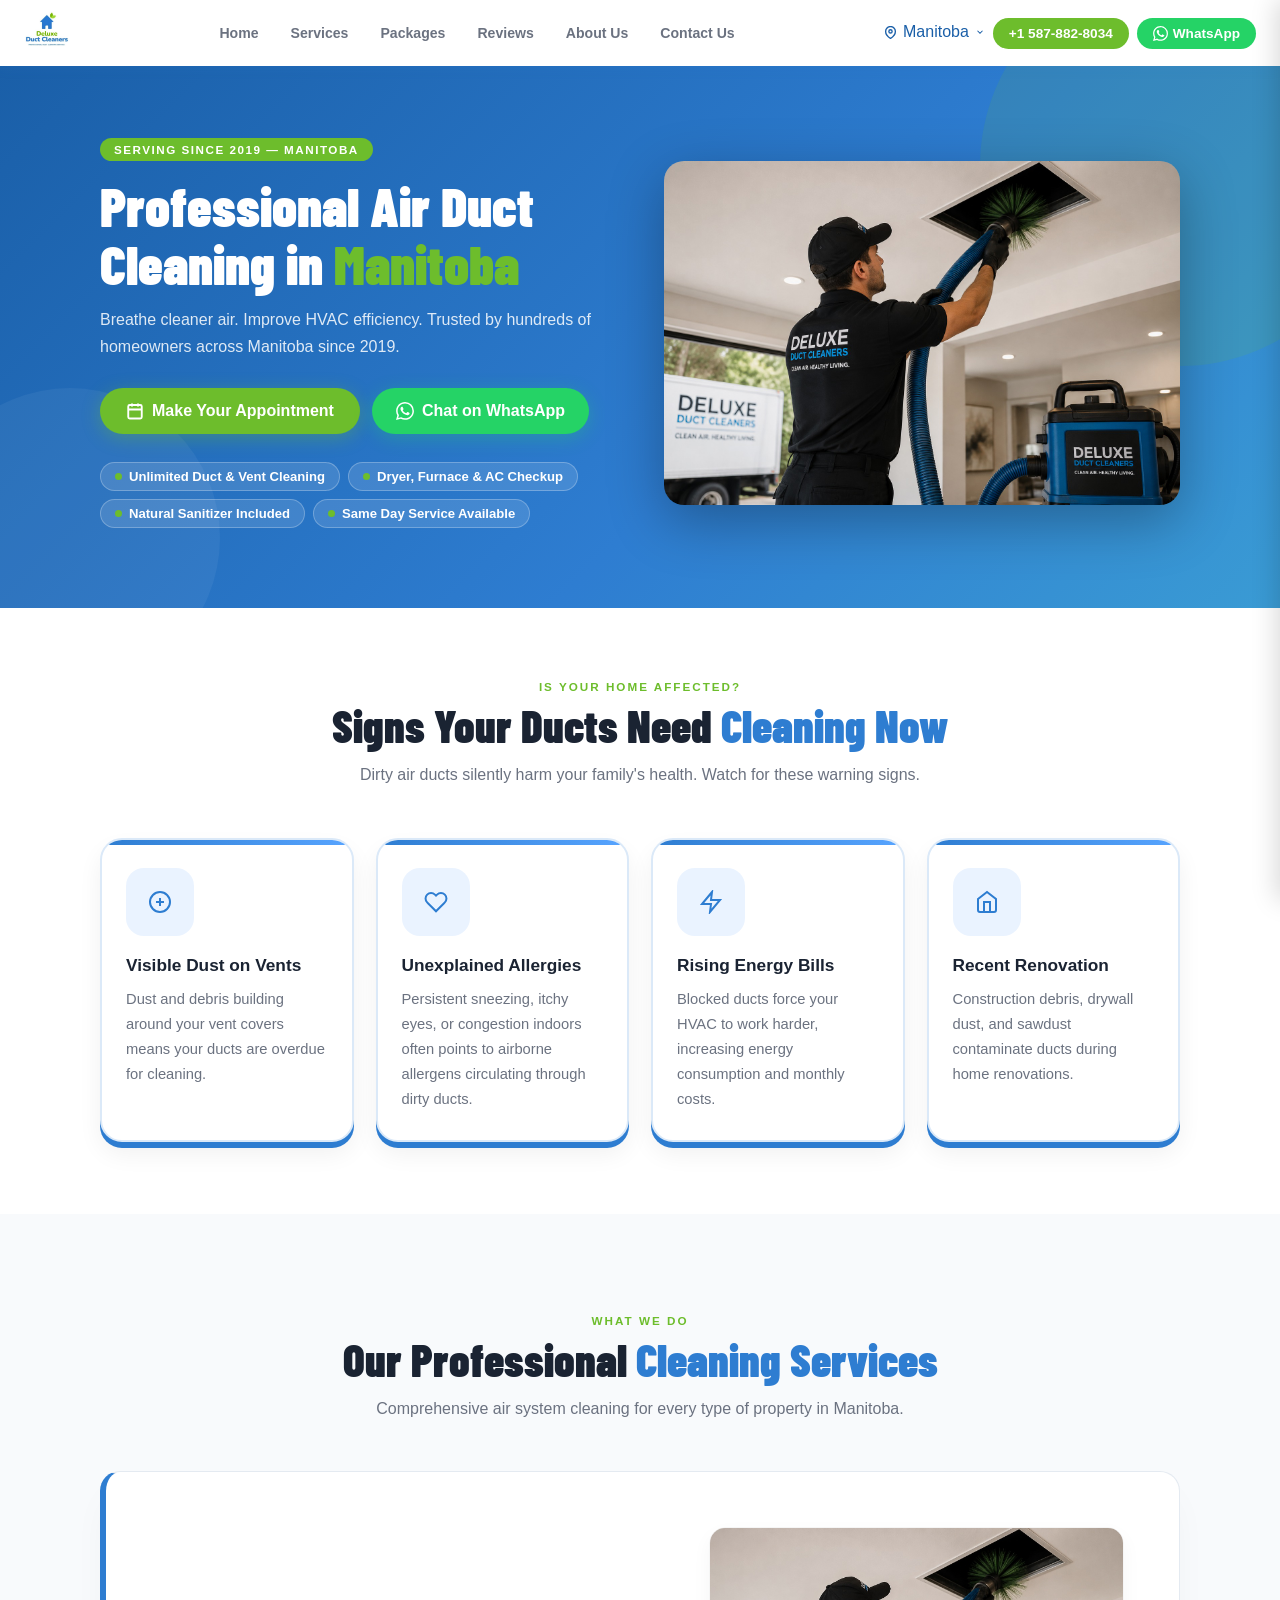
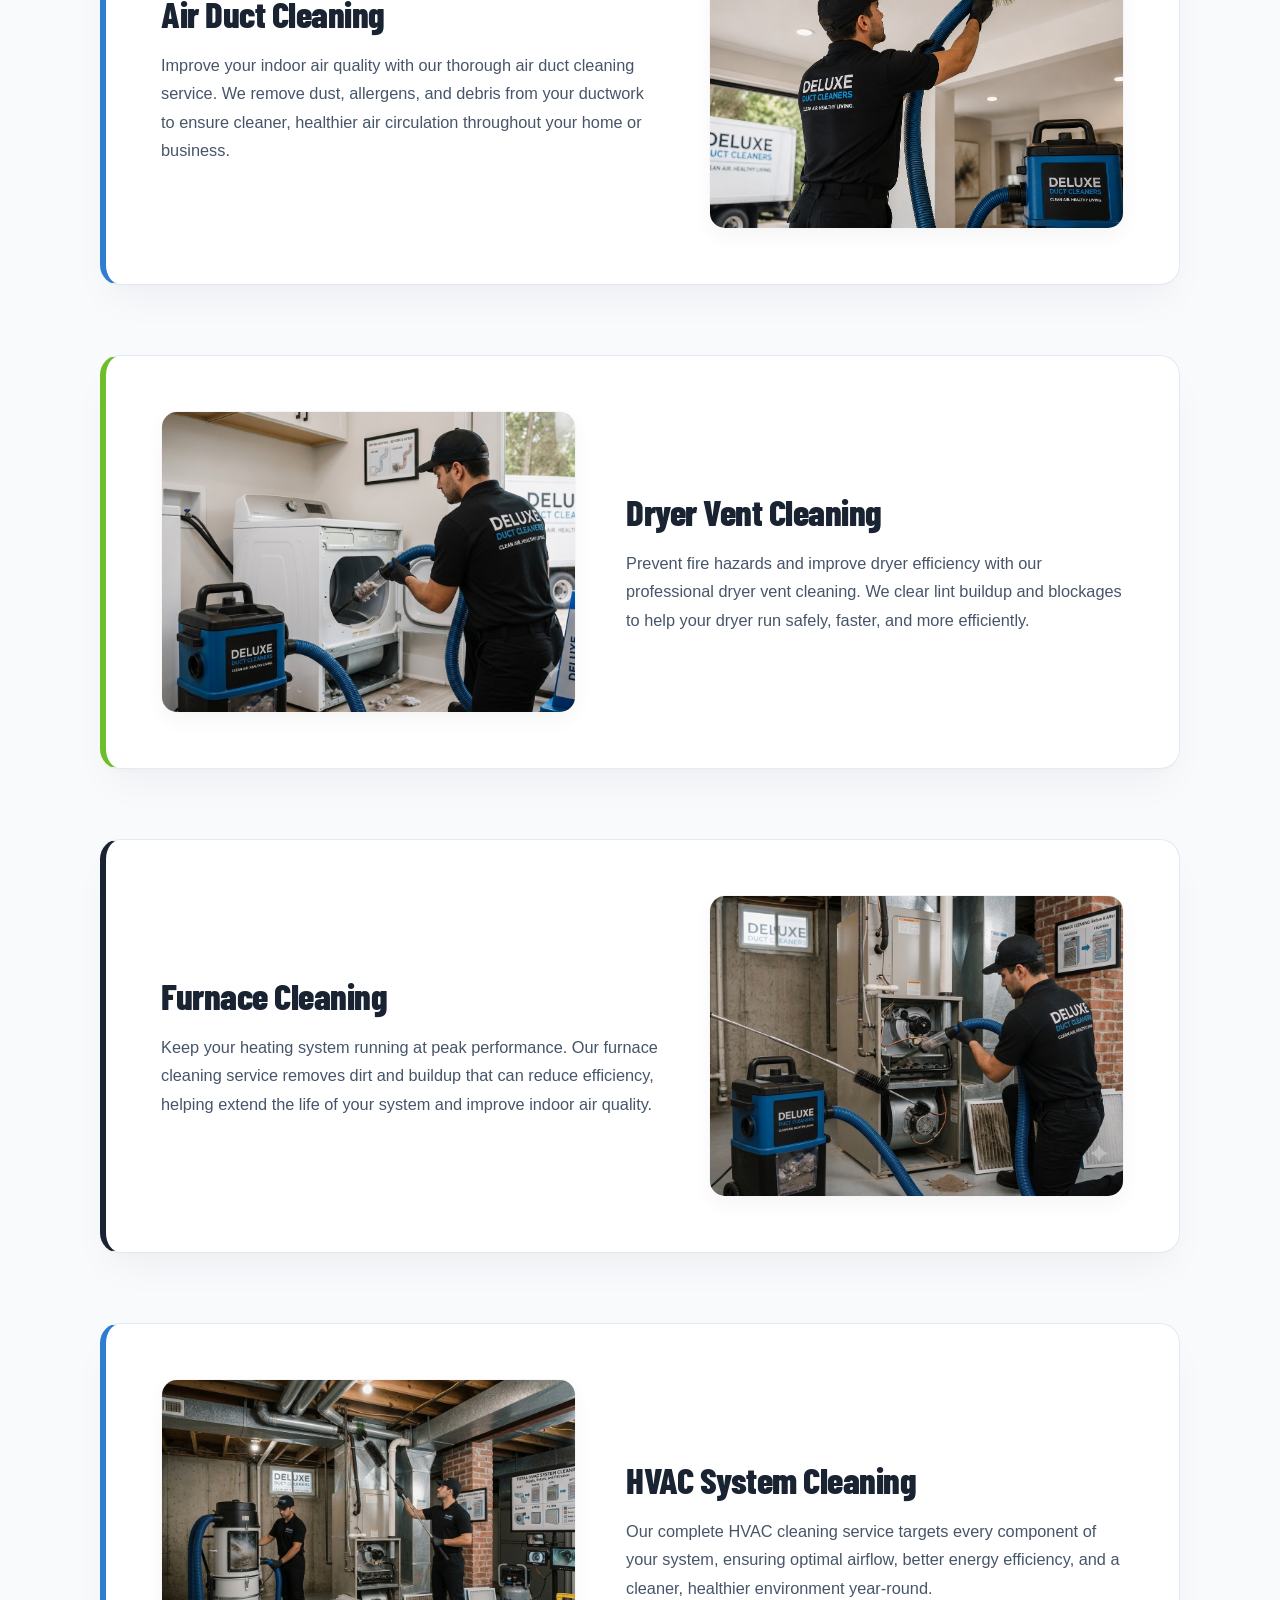
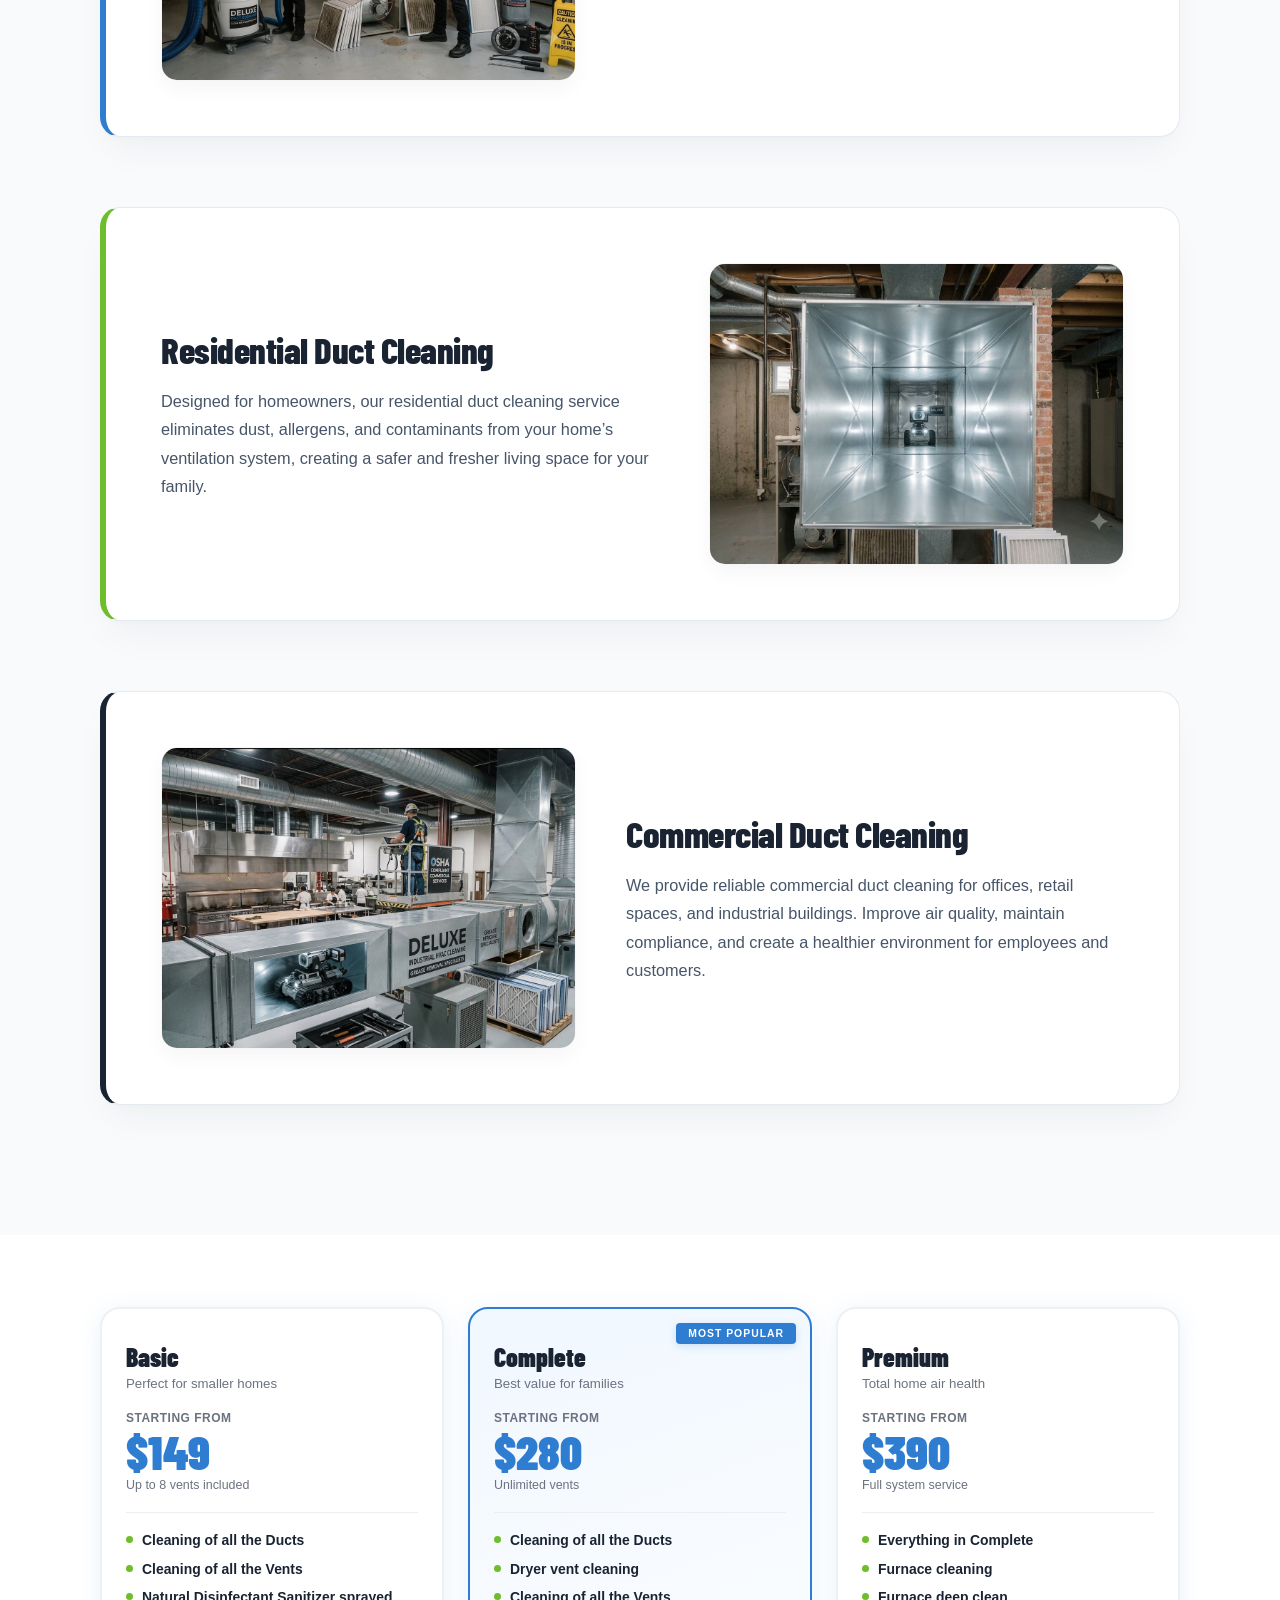
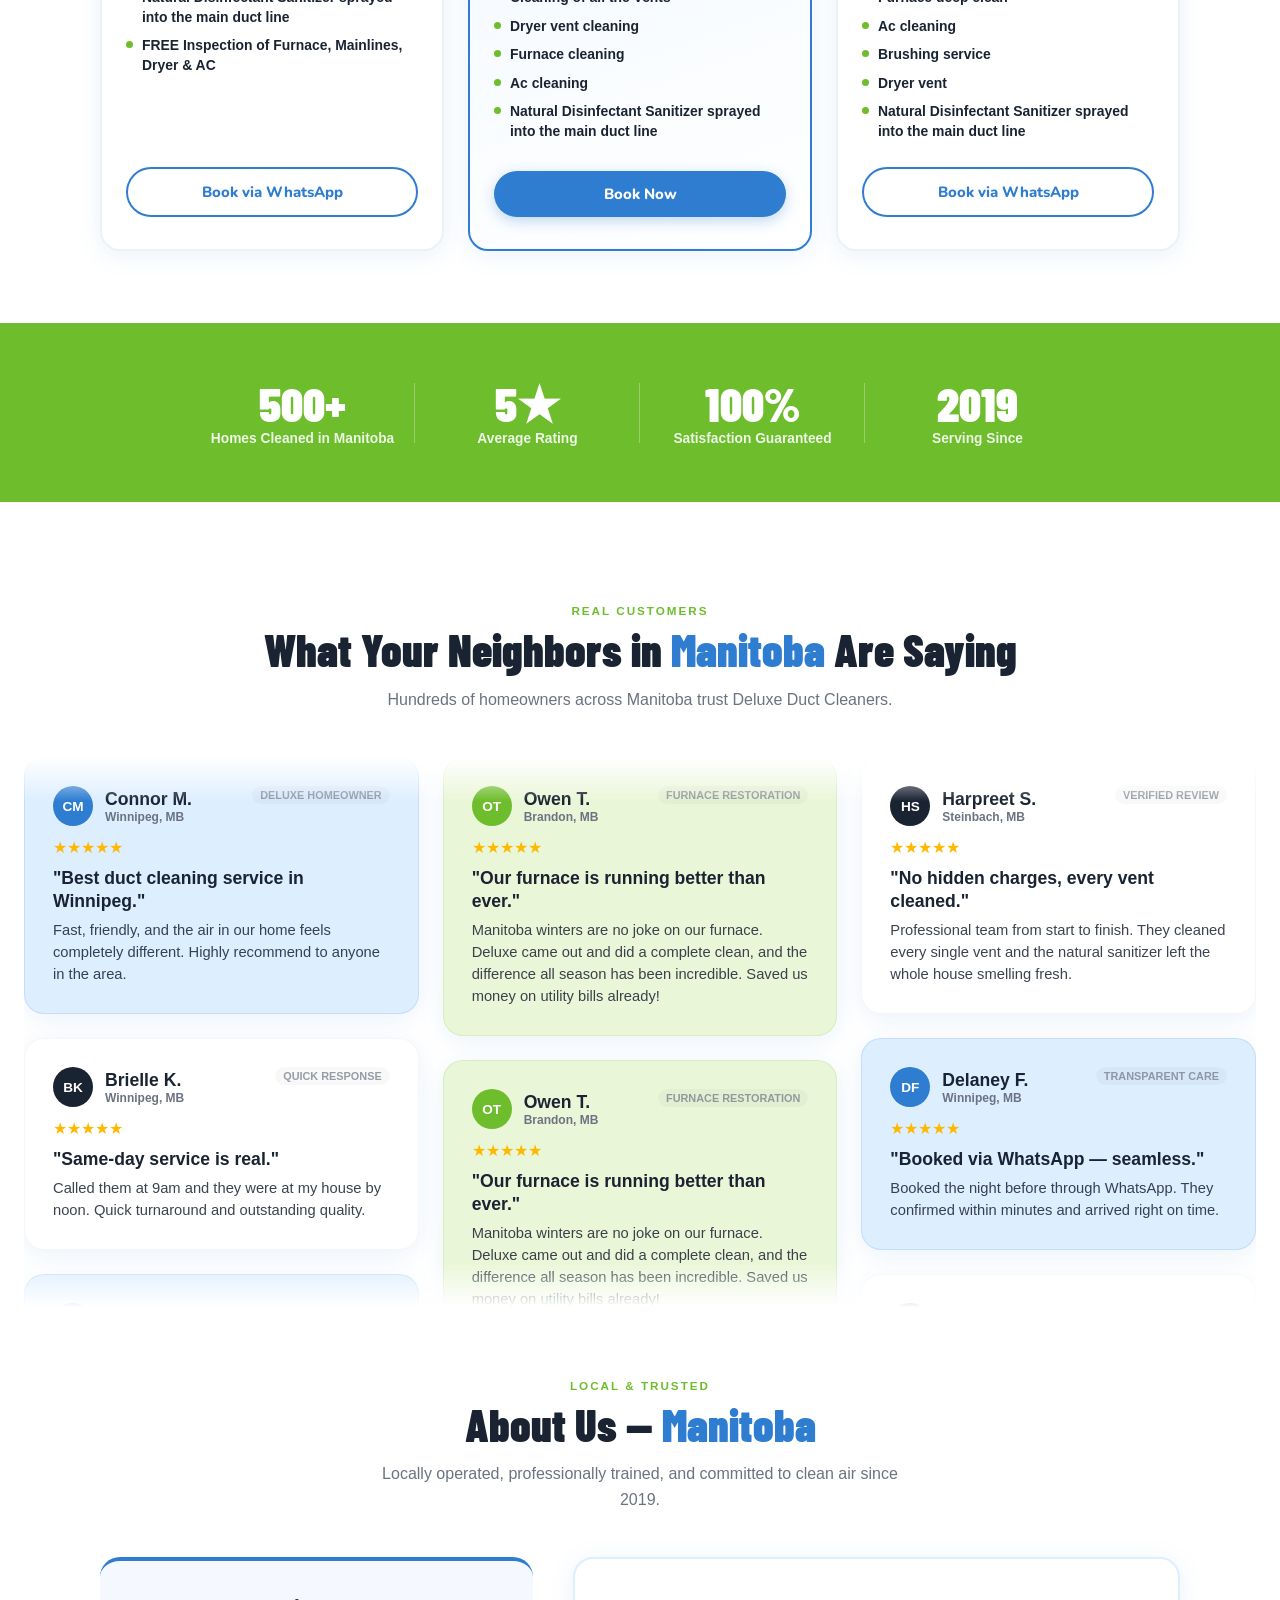
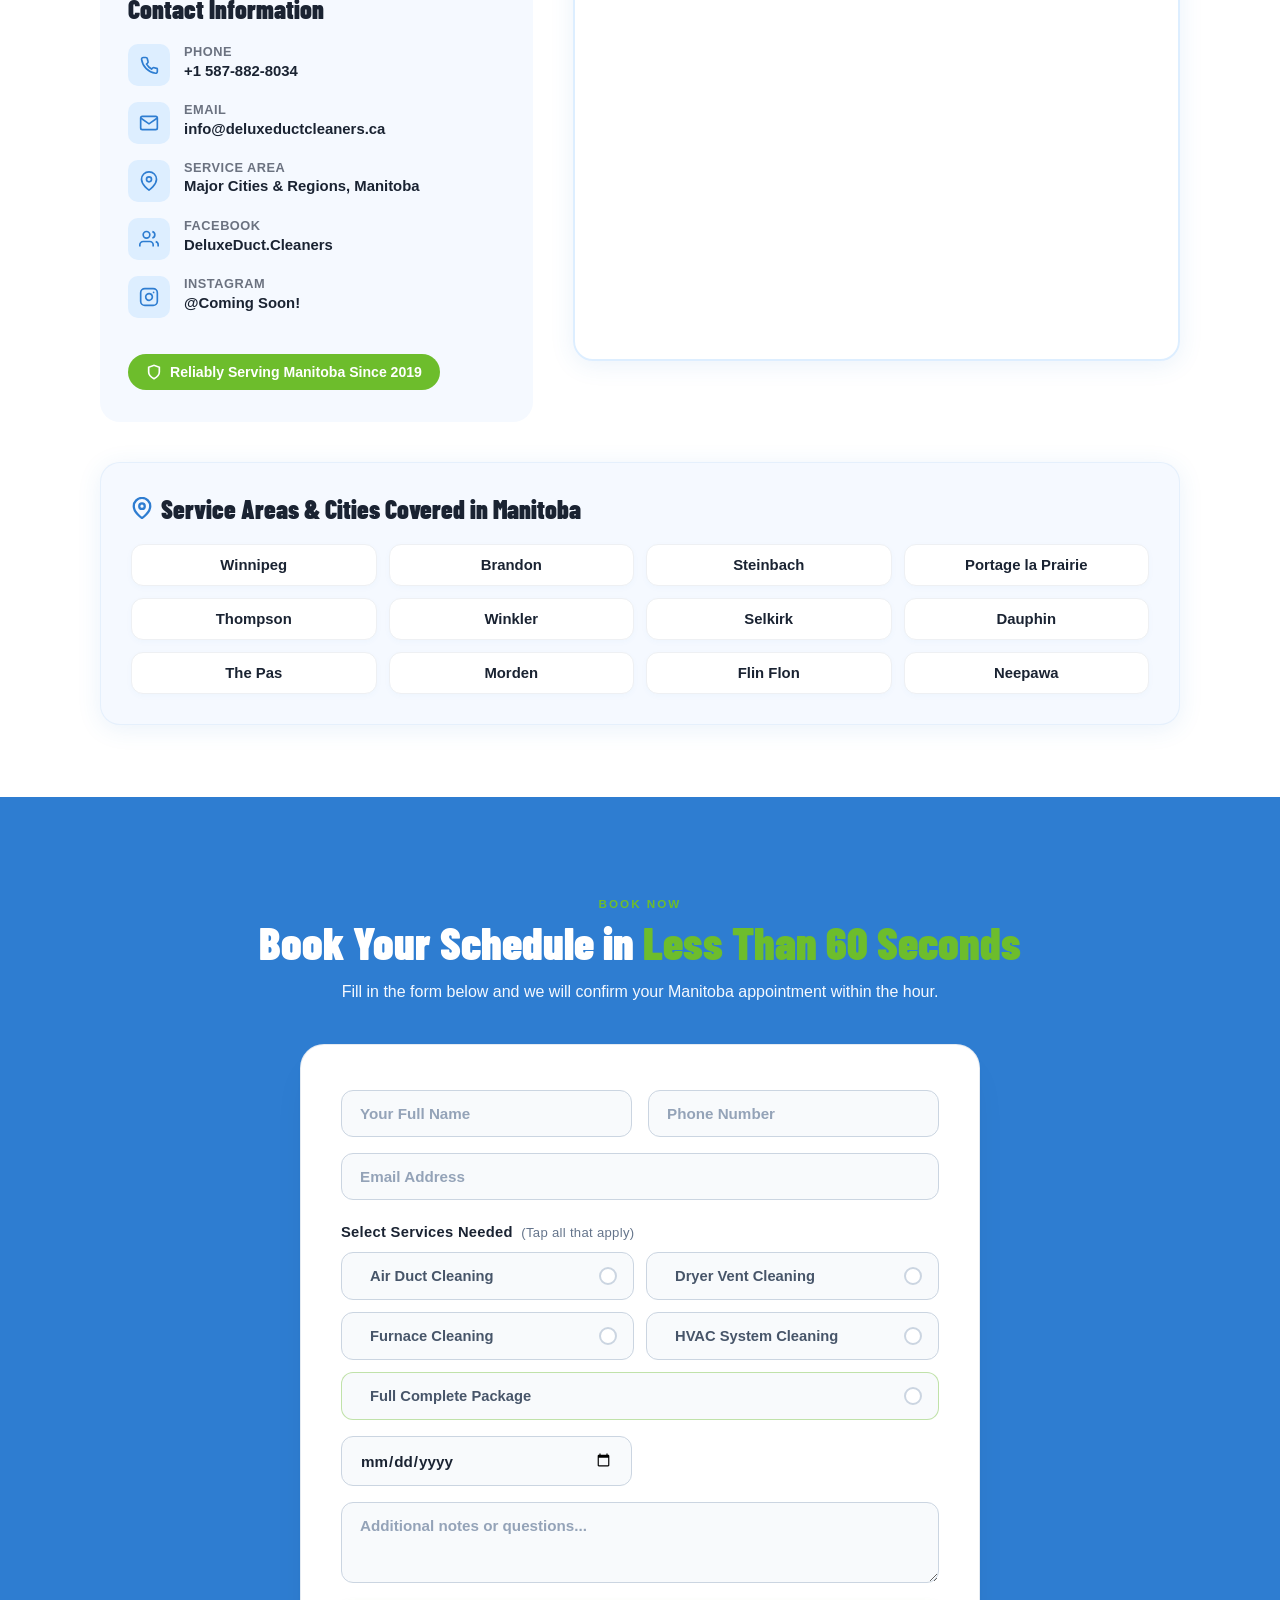
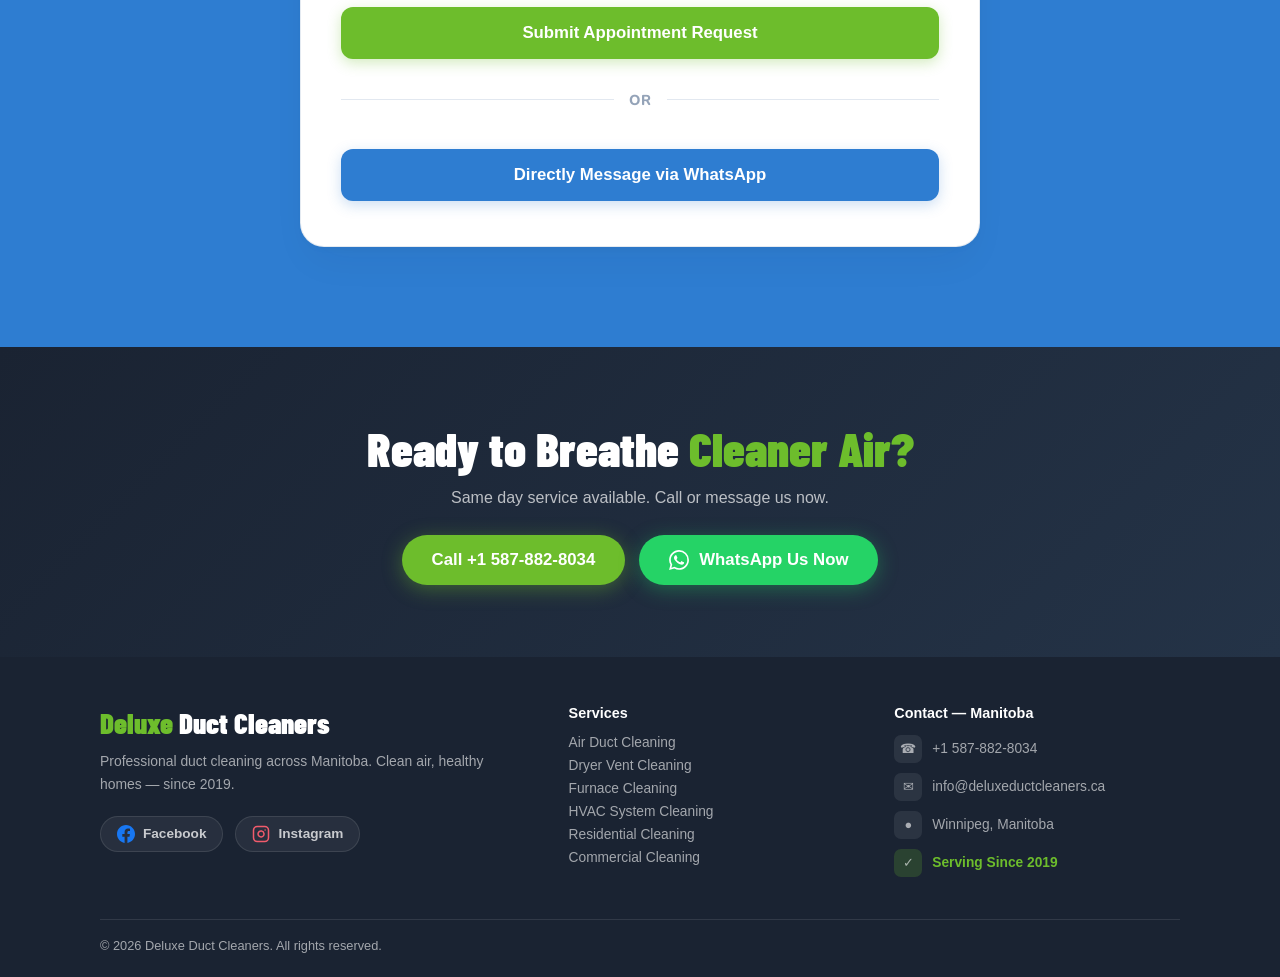
<file: manitoba.html>
<!DOCTYPE html>
<html lang="en">
<head>
<meta charset="UTF-8">
<meta name="viewport" content="width=device-width, initial-scale=1.0">
<title>Deluxe Duct Cleaners — Manitoba</title>
<!-- 1. The Standard Icon for Microsoft Edge / General Browsers -->
<link rel="icon" type="image/x-icon" href="assets/favicon.ico">

<!-- 2. The High-Res PNG Icon for Google Search Snippets -->
<link rel="icon" type="image/png" sizes="96x96" href="assets/favicon-96x96.png">

<!-- 3. The Apple Touch Icon for iOS/Safari Mobile Listings -->
<link rel="apple-touch-icon" sizes="180x180" href="assets/apple-touch-icon.png">

<!-- 4. Web App Manifest Configurations for Android/Chrome Devices -->
<link rel="manifest" href="/assets/web-app-manifest.json">


<link rel="preconnect" href="https://fonts.googleapis.com">
<link rel="icon" href="/favicon.ico" type="image/x-icon">
  <link rel="icon" href="/assets/favicon.png" type="image/png" sizes="32x32">
  <link href="https://fonts.googleapis.com/css2?family=Nunito:wght@400;600;700;800;900&family=Barlow+Condensed:wght@600;700;800;900&display=swap" rel="stylesheet">
<link rel="stylesheet" href="assets/style.css">

<style>
/* --- Province switcher dropdown --- */
.loc-dropdown{position:relative;}
.loc-dropdown .loc-toggle{cursor:pointer;background:none;border:none;font:inherit;display:inline-flex;align-items:center;gap:6px;padding:inherit;}
.loc-caret{transition:transform .2s ease;flex-shrink:0;}
.loc-dropdown.open .loc-caret{transform:rotate(180deg);}
.loc-dropdown-menu{display:none;position:absolute;top:calc(100% + 10px);right:0;background:#fff;border-radius:12px;box-shadow:0 14px 34px rgba(0,0,0,.18);min-width:210px;padding:6px;z-index:999;}
.loc-dropdown.open .loc-dropdown-menu{display:block;}
.loc-option{display:flex;align-items:center;gap:8px;padding:10px 12px;border-radius:8px;font-size:.9rem;font-weight:600;color:#1a1a1a;text-decoration:none;white-space:nowrap;}
.loc-option:hover{background:rgba(0,0,0,.06);}
.loc-option.active{background:rgba(46,125,209,.12);color:#2E7DD1;}
.loc-option.active::after{content:"\2713";margin-left:auto;font-weight:800;}

.sm-loc-label{padding:10px 4px 4px;font-size:.72rem;letter-spacing:.06em;text-transform:uppercase;opacity:.55;font-weight:700;}
.sm-loc-list{display:flex;flex-direction:column;gap:2px;}
.sm-loc-option{display:flex;align-items:center;gap:8px;padding:10px 8px;border-radius:8px;font-weight:600;text-decoration:none;color:inherit;}
.sm-loc-option:hover{background:rgba(0,0,0,.06);}
.sm-loc-option.active{background:rgba(46,125,209,.14);color:#2E7DD1;}
.sm-loc-option.active::after{content:"\2713";margin-left:auto;font-weight:800;}

@media (max-width:900px){
  .loc-dropdown-menu{right:-10px;min-width:200px;}
}
@media (max-width:520px){
  .loc-dropdown .loc-toggle span{display:none;}
  .loc-dropdown-menu{right:-90px;max-width:calc(100vw - 20px);}
}
</style>
</head>
<body>

<div class="overlay" id="overlay" onclick="closeSM()"></div>
<div class="sidemenu" id="sidemenu">
  <div class="sm-head">
    <div class="nav-logo"><img src="assets/logo.jpeg" alt="Logo"></div>
    <button class="sm-close" onclick="closeSM()">✕</button>
  </div>
  <div class="sm-links">
    <a href="#hero" onclick="navigateMobile('hero');return false;">Home</a>
    <a href="#services" onclick="navigateMobile('services');return false;">Services</a>
    <a href="#packages" onclick="navigateMobile('packages');return false;">Packages</a>
    <a href="#reviews" onclick="navigateMobile('reviews');return false;">Reviews</a>
    <a href="#contact" onclick="navigateMobile('contact');return false;">About Us</a>
    <a href="#cta-band" onclick="navigateMobile('cta-band');return false;">Contact Us</a>

   <div class="sm-divider"></div>
    <div class="sm-loc-label">Switch Province</div>
    <div class="sm-loc-list">
    <a href="index.html" class="sm-loc-option"><svg width="13" height="13" viewBox="0 0 24 24" fill="none" stroke="currentColor" stroke-width="2.5"><path d="M21 10c0 7-9 13-9 13s-9-6-9-13a9 9 0 0118 0z"/><circle cx="12" cy="10" r="3"/></svg> Ontario</a>
    <a href="alberta.html" class="sm-loc-option"><svg width="13" height="13" viewBox="0 0 24 24" fill="none" stroke="currentColor" stroke-width="2.5"><path d="M21 10c0 7-9 13-9 13s-9-6-9-13a9 9 0 0118 0z"/><circle cx="12" cy="10" r="3"/></svg> Alberta</a>
    <a href="saskatchewan.html" class="sm-loc-option"><svg width="13" height="13" viewBox="0 0 24 24" fill="none" stroke="currentColor" stroke-width="2.5"><path d="M21 10c0 7-9 13-9 13s-9-6-9-13a9 9 0 0118 0z"/><circle cx="12" cy="10" r="3"/></svg> Saskatchewan</a>
    <a href="british-columbia.html" class="sm-loc-option"><svg width="13" height="13" viewBox="0 0 24 24" fill="none" stroke="currentColor" stroke-width="2.5"><path d="M21 10c0 7-9 13-9 13s-9-6-9-13a9 9 0 0118 0z"/><circle cx="12" cy="10" r="3"/></svg> British Columbia</a>
    <a href="manitoba.html" class="sm-loc-option active"><svg width="13" height="13" viewBox="0 0 24 24" fill="none" stroke="currentColor" stroke-width="2.5"><path d="M21 10c0 7-9 13-9 13s-9-6-9-13a9 9 0 0118 0z"/><circle cx="12" cy="10" r="3"/></svg> Manitoba</a>
    <a href="saskatoon-regina.html" class="sm-loc-option"><svg width="13" height="13" viewBox="0 0 24 24" fill="none" stroke="currentColor" stroke-width="2.5"><path d="M21 10c0 7-9 13-9 13s-9-6-9-13a9 9 0 0118 0z"/><circle cx="12" cy="10" r="3"/></svg> Saskatoon & Regina</a>
    </div>
  </div>
  <div class="sm-footer">
    <a href="https://wa.me/15878828034" target="_blank" class="sm-wa">
      <svg width="18" height="18" viewBox="0 0 24 24" fill="currentColor"><path d="M17.472 14.382c-.297-.149-1.758-.867-2.03-.967-.273-.099-.471-.148-.67.15-.197.297-.767.966-.94 1.164-.173.199-.347.223-.644.075-.297-.15-1.255-.463-2.39-1.475-.883-.788-1.48-1.761-1.653-2.059-.173-.297-.018-.458.13-.606.134-.133.298-.347.446-.52.149-.174.198-.298.298-.497.099-.198.05-.371-.025-.52-.075-.149-.669-1.612-.916-2.207-.242-.579-.487-.5-.669-.51-.173-.008-.371-.01-.57-.01-.198 0-.52.074-.792.372-.272.297-1.04 1.016-1.04 2.479 0 1.462 1.065 2.875 1.213 3.074.149.198 2.096 3.2 5.077 4.487.709.306 1.262.489 1.694.625.712.227 1.36.195 1.871.118.571-.085 1.758-.719 2.006-1.413.248-.694.248-1.289.173-1.413-.074-.124-.272-.198-.57-.347m-5.421 7.403h-.004a9.87 9.87 0 01-5.031-1.378l-.361-.214-3.741.982.998-3.648-.235-.374a9.86 9.86 0 01-1.51-5.26c.001-5.45 4.436-9.884 9.888-9.884 2.64 0 5.122 1.03 6.988 2.898a9.825 9.825 0 012.893 6.994c-.003 5.45-4.437 9.884-9.885 9.884m8.413-18.297A11.815 11.815 0 0012.05 0C5.495 0 .16 5.335.157 11.892c0 2.096.547 4.142 1.588 5.945L.057 24l6.305-1.654a11.882 11.882 0 005.683 1.448h.005c6.554 0 11.89-5.335 11.893-11.893a11.821 11.821 0 00-3.48-8.413Z"/></svg>
      WhatsApp Message
    </a>
  </div>
</div>

<nav class="topnav" id="topnav">
  <div class="nav-logo"><img src="assets/logo.jpeg" alt="Logo"></div>
  <div class="nav-center">
    <a href="#hero" onclick="scrollToSection('hero');return false;">Home</a>
    <a href="#services" onclick="scrollToSection('services');return false;">Services</a>
    <a href="#packages" onclick="scrollToSection('packages');return false;">Packages</a>
    <a href="#reviews" onclick="scrollToSection('reviews');return false;">Reviews</a>
    <a href="#contact" onclick="scrollToSection('contact');return false;">About Us</a>
    <a href="#cta-band" onclick="scrollToSection('cta-band');return false;">Contact Us</a>
  </div>
  <div class="nav-right">
    <div class="loc-dropdown" id="locDropdown">
      <button type="button" class="loc-toggle" onclick="toggleLocDropdown(event)" aria-haspopup="true" aria-expanded="false">
        <svg width="13" height="13" viewBox="0 0 24 24" fill="none" stroke="currentColor" stroke-width="2.5"><path d="M21 10c0 7-9 13-9 13s-9-6-9-13a9 9 0 0118 0z"/><circle cx="12" cy="10" r="3"/></svg>
        <span>Manitoba</span>
        <svg class="loc-caret" width="10" height="10" viewBox="0 0 24 24" fill="none" stroke="currentColor" stroke-width="2.5"><path d="M6 9l6 6 6-6"/></svg>
      </button>
      <div class="loc-dropdown-menu" id="locDropdownMenu" role="menu">
    <a href="index.html" class="loc-option" role="menuitem">Ontario</a>
    <a href="alberta.html" class="loc-option" role="menuitem">Alberta</a>
    <a href="saskatchewan.html" class="loc-option" role="menuitem">Saskatchewan</a>
    <a href="british-columbia.html" class="loc-option" role="menuitem">British Columbia</a>
    <a href="manitoba.html" class="loc-option active" role="menuitem">Manitoba</a>
    <a href="saskatoon-regina.html" class="loc-option" role="menuitem">Saskatoon & Regina</a>
      </div>
    </div>
    <a href="tel:+15878828034" class="btn-nav-call">+1 587-882-8034</a>
    <a href="https://wa.me/15878828034" target="_blank" class="btn-nav-wa">
      <svg width="15" height="15" viewBox="0 0 24 24" fill="currentColor"><path d="M17.472 14.382c-.297-.149-1.758-.867-2.03-.967-.273-.099-.471-.148-.67.15-.197.297-.767.966-.94 1.164-.173.199-.347.223-.644.075-.297-.15-1.255-.463-2.39-1.475-.883-.788-1.48-1.761-1.653-2.059-.173-.297-.018-.458.13-.606.134-.133.298-.347.446-.52.149-.174.198-.298.298-.497.099-.198.05-.371-.025-.52-.075-.149-.669-1.612-.916-2.207-.242-.579-.487-.5-.669-.51-.173-.008-.371-.01-.57-.01-.198 0-.52.074-.792.372-.272.297-1.04 1.016-1.04 2.479 0 1.462 1.065 2.875 1.213 3.074.149.198 2.096 3.2 5.077 4.487.709.306 1.262.489 1.694.625.712.227 1.36.195 1.871.118.571-.085 1.758-.719 2.006-1.413.248-.694.248-1.289.173-1.413-.074-.124-.272-.198-.57-.347m-5.421 7.403h-.004a9.87 9.87 0 01-5.031-1.378l-.361-.214-3.741.982.998-3.648-.235-.374a9.86 9.86 0 01-1.51-5.26c.001-5.45 4.436-9.884 9.888-9.884 2.64 0 5.122 1.03 6.988 2.898a9.825 9.825 0 012.893 6.994c-.003 5.45-4.437 9.884-9.885 9.884m8.413-18.297A11.815 11.815 0 0012.05 0C5.495 0 .16 5.335.157 11.892c0 2.096.547 4.142 1.588 5.945L.057 24l6.305-1.654a11.882 11.882 0 005.683 1.448h.005c6.554 0 11.89-5.335 11.893-11.893a11.821 11.821 0 00-3.48-8.413Z"/></svg>
      WhatsApp
    </a>
    <button class="hamburger" onclick="openSM()"><span></span><span></span><span></span></button>
  </div>
</nav>

<section class="hero" id="hero">
  <div class="hero-inner">
    <div class="hero-text">
      <span class="badge">Serving Since 2019 — Manitoba</span>
      <h1>Professional Air Duct<br>Cleaning in <span>Manitoba</span></h1>
      <p>Breathe cleaner air. Improve HVAC efficiency. Trusted by hundreds of homeowners across Manitoba since 2019.</p>
      <div class="hero-btns">
        <button class="btn-appt" onclick="scrollToSection('booking')">
          <svg width="18" height="18" viewBox="0 0 24 24" fill="none" stroke="currentColor" stroke-width="2.5"><rect x="3" y="4" width="18" height="18" rx="2"/><path d="M16 2v4M8 2v4M3 10h18"/></svg>
          Make Your Appointment
        </button>
        <a href="https://wa.me/15878828034" target="_blank" class="btn-wa">
          <svg width="18" height="18" viewBox="0 0 24 24" fill="currentColor"><path d="M17.472 14.382c-.297-.149-1.758-.867-2.03-.967-.273-.099-.471-.148-.67.15-.197.297-.767.966-.94 1.164-.173.199-.347.223-.644.075-.297-.15-1.255-.463-2.39-1.475-.883-.788-1.48-1.761-1.653-2.059-.173-.297-.018-.458.13-.606.134-.133.298-.347.446-.52.149-.174.198-.298.298-.497.099-.198.05-.371-.025-.52-.075-.149-.669-1.612-.916-2.207-.242-.579-.487-.5-.669-.51-.173-.008-.371-.01-.57-.01-.198 0-.52.074-.792.372-.272.297-1.04 1.016-1.04 2.479 0 1.462 1.065 2.875 1.213 3.074.149.198 2.096 3.2 5.077 4.487.709.306 1.262.489 1.694.625.712.227 1.36.195 1.871.118.571-.085 1.758-.719 2.006-1.413.248-.694.248-1.289.173-1.413-.074-.124-.272-.198-.57-.347m-5.421 7.403h-.004a9.87 9.87 0 01-5.031-1.378l-.361-.214-3.741.982.998-3.648-.235-.374a9.86 9.86 0 01-1.51-5.26c.001-5.45 4.436-9.884 9.888-9.884 2.64 0 5.122 1.03 6.988 2.898a9.825 9.825 0 012.893 6.994c-.003 5.45-4.437 9.884-9.885 9.884m8.413-18.297A11.815 11.815 0 0012.05 0C5.495 0 .16 5.335.157 11.892c0 2.096.547 4.142 1.588 5.945L.057 24l6.305-1.654a11.882 11.882 0 005.683 1.448h.005c6.554 0 11.89-5.335 11.893-11.893a11.821 11.821 0 00-3.48-8.413Z"/></svg>
          Chat on WhatsApp
        </a>
      </div>
      <div class="hero-tags">
        <div class="hero-tag">Unlimited Duct & Vent Cleaning</div>
        <div class="hero-tag">Dryer, Furnace & AC Checkup</div>
        <div class="hero-tag">Natural Sanitizer Included</div>
        <div class="hero-tag">Same Day Service Available</div>
      </div>
    </div>
    <div class="hero-img">
    <img src="assets/img1.jpeg" alt="Deluxe Duct Cleaners technician"></div>
  </div>
</section>

<section class="section problems-bg" id="problems">
  <div class="container">
    <div class="label anim-fade">Is Your Home Affected?</div>
    <h2 class="title anim-fade">Signs Your Ducts Need <span>Cleaning Now</span></h2>
    <p class="sub anim-fade">Dirty air ducts silently harm your family's health. Watch for these warning signs.</p>
    
    <div class="problem-row">

  <div class="problem-item reveal">
    <div class="problem-icon">
      <svg width="24" height="24" viewBox="0 0 24 24" fill="none" stroke="#2E7DD1" stroke-width="2">
        <path d="M12 2C6.48 2 2 6.48 2 12s4.48 10 10 10 10-4.48 10-10S17.52 2 12 2z"/>
        <path d="M8 12h8M12 8v8"/>
      </svg>
    </div>

    <div class="problem-content">
      <h3>Visible Dust on Vents</h3>
      <p>Dust and debris building around your vent covers means your ducts are overdue for cleaning.</p>
    </div>
  </div>

  <div class="problem-item reveal">
    <div class="problem-icon">
      <svg width="24" height="24" viewBox="0 0 24 24" fill="none" stroke="#2E7DD1" stroke-width="2">
        <path d="M20.84 4.61a5.5 5.5 0 00-7.78 0L12 5.67l-1.06-1.06a5.5 5.5 0 00-7.78 7.78l1.06 1.06L12 21.23l7.78-7.78 1.06-1.06a5.5 5.5 0 000-7.78z"/>
      </svg>
    </div>

    <div class="problem-content">
      <h3>Unexplained Allergies</h3>
      <p>Persistent sneezing, itchy eyes, or congestion indoors often points to airborne allergens circulating through dirty ducts.</p>
    </div>
  </div>

  <div class="problem-item reveal">
    <div class="problem-icon">
      <svg width="24" height="24" viewBox="0 0 24 24" fill="none" stroke="#2E7DD1" stroke-width="2">
        <path d="M13 2L3 14h9l-1 8 10-12h-9l1-8z"/>
      </svg>
    </div>

    <div class="problem-content">
      <h3>Rising Energy Bills</h3>
      <p>Blocked ducts force your HVAC to work harder, increasing energy consumption and monthly costs.</p>
    </div>
  </div>

  <div class="problem-item reveal">
    <div class="problem-icon">
      <svg width="24" height="24" viewBox="0 0 24 24" fill="none" stroke="#2E7DD1" stroke-width="2">
        <path d="M3 9l9-7 9 7v11a2 2 0 01-2 2H5a2 2 0 01-2-2z"/>
        <polyline points="9 22 9 12 15 12 15 22"/>
      </svg>
    </div>

    <div class="problem-content">
      <h3>Recent Renovation</h3>
      <p>Construction debris, drywall dust, and sawdust contaminate ducts during home renovations.</p>
    </div>
  </div>

</div>
  </div>
</section>

<section class="section services-bg" id="services">
  <div class="container">
    <div class="label anim-fade">What We Do</div>
    <h2 class="title anim-fade">Our Professional <span>Cleaning Services</span></h2>
    <p class="sub anim-fade">Comprehensive air system cleaning for every type of property in Manitoba.</p>
    
    <div class="svc-stack-container">

      <div class="svc-card theme-blue-light">
        <div class="svc-card-body">
          <div class="svc-content">
            <h3>Air Duct Cleaning</h3>
            <p>Improve your indoor air quality with our thorough air duct cleaning service. We remove dust, allergens, and debris from your ductwork to ensure cleaner, healthier air circulation throughout your home or business.</p>
          </div>
          <div class="svc-img">
            <img src="assets/img1.jpeg" alt="Air Duct Cleaning">
          </div>
        </div>
      </div>

      <div class="svc-card theme-green-light">
        <div class="svc-card-body">
          <div class="svc-content">
            <h3>Dryer Vent Cleaning</h3>
            <p>Prevent fire hazards and improve dryer efficiency with our professional dryer vent cleaning. We clear lint buildup and blockages to help your dryer run safely, faster, and more efficiently.</p>
          </div>
          <div class="svc-img">
            <img src="assets/img2.png" alt="Dryer Vent Cleaning">
          </div>
        </div>
      </div>

      <div class="svc-card theme-white">
        <div class="svc-card-body">
          <div class="svc-content">
            <h3>Furnace Cleaning</h3>
            <p>Keep your heating system running at peak performance. Our furnace cleaning service removes dirt and buildup that can reduce efficiency, helping extend the life of your system and improve indoor air quality.</p>
          </div>
          <div class="svc-img">
            <img src="assets/img3.png" alt="Furnace Cleaning">
          </div>
        </div>
      </div>

      <div class="svc-card theme-blue-light">
        <div class="svc-card-body">
          <div class="svc-content">
            <h3>HVAC System Cleaning</h3>
            <p>Our complete HVAC cleaning service targets every component of your system, ensuring optimal airflow, better energy efficiency, and a cleaner, healthier environment year-round.</p>
          </div>
          <div class="svc-img">
            <img src="assets/img4.png" alt="HVAC System Cleaning">
          </div>
        </div>
      </div>

      <div class="svc-card theme-green-light">
        <div class="svc-card-body">
          <div class="svc-content">
            <h3>Residential Duct Cleaning</h3>
            <p>Designed for homeowners, our residential duct cleaning service eliminates dust, allergens, and contaminants from your home’s ventilation system, creating a safer and fresher living space for your family.</p>
          </div>
          <div class="svc-img">
            <img src="assets/img5.png" alt="Residential Duct Cleaning">
          </div>
        </div>
      </div>

      <div class="svc-card theme-white">
        <div class="svc-card-body">
          <div class="svc-content">
            <h3>Commercial Duct Cleaning</h3>
            <p>We provide reliable commercial duct cleaning for offices, retail spaces, and industrial buildings. Improve air quality, maintain compliance, and create a healthier environment for employees and customers.</p>
          </div>
          <div class="svc-img">
            <img src="assets/img6.png" alt="Commercial Duct Cleaning">
          </div>
        </div>
      </div>

    </div>
  </div>
</section>

<section class="section packages-bg" id="packages">
  <div class="container">
    <div class="pkg-grid">
      
      <div class="pkg-card anim-pop stagger-1">
        <div class="pkg-name">Basic</div> 
        <div class="pkg-tag">Perfect for smaller homes</div> 
        <div class="pkg-price"> 
          <div class="pkg-from">Starting from</div>
          <div class="pkg-amount">$149</div>
          <div class="pkg-note">Up to 8 vents included</div>
        </div>
        <div class="pkg-div"></div> 
        <ul class="pkg-features"> 
          <li>Cleaning of all the Ducts</li>
          <li>Cleaning of all the Vents</li>
          <li>Natural Disinfectant Sanitizer sprayed into the main duct line</li>
          <li>FREE Inspection of Furnace, Mainlines, Dryer &amp; AC</li>
        </ul>
        <a href="https://wa.me/15878828034" target="_blank" class="pkg-btn pkg-outline">Book via WhatsApp</a> 
      </div>

      <div class="pkg-card featured anim-pop stagger-2">
        <div class="pkg-name">Complete</div> 
        <div class="pkg-tag">Best value for families</div> 
        <div class="pkg-price"> 
          <div class="pkg-from">Starting from</div>
          <div class="pkg-amount">$280</div>
          <div class="pkg-note">Unlimited vents</div>
        </div>
        <div class="pkg-div"></div> 
        <ul class="pkg-features"> 
          <li>Cleaning of all the Ducts</li>
          <li>Dryer vent cleaning</li>
          <li>Cleaning of all the Vents</li>
          <li>Dryer vent cleaning</li>
          <li>Furnace cleaning</li>
          <li>Ac cleaning</li>
          <li>Natural Disinfectant Sanitizer sprayed into the main duct line</li>
        </ul>
        <a href="#" class="pkg-btn pkg-fill">Book Now</a> 
      </div>

      <div class="pkg-card anim-pop stagger-3">
        <div class="pkg-name">Premium</div> 
        <div class="pkg-tag">Total home air health</div> 
        <div class="pkg-price"> 
          <div class="pkg-from">Starting from</div>
          <div class="pkg-amount">$390</div>
          <div class="pkg-note">Full system service</div>
        </div>
        <div class="pkg-div"></div> 
        <ul class="pkg-features"> 
          <li>Everything in Complete</li>
          <li>Furnace cleaning</li>
          <li>Furnace deep clean</li>
          <li>Ac cleaning</li>
          <li>Brushing service</li>
          <li>Dryer vent</li>
          <li>Natural Disinfectant Sanitizer sprayed into the main duct line</li>
        </ul>
        <a href="https://wa.me/15878828034" target="_blank" class="pkg-btn pkg-outline">Book via WhatsApp</a> 
      </div>

    </div>
  </div>
</section>

<div class="stats-strip">
  <div class="stats-row">
    <div class="stat-item"><div class="stat-num">500+</div><div class="stat-label">Homes Cleaned in Manitoba</div></div>
    <div class="stat-item"><div class="stat-num">5★</div><div class="stat-label">Average Rating</div></div>
    <div class="stat-item"><div class="stat-num">100%</div><div class="stat-label">Satisfaction Guaranteed</div></div>
    <div class="stat-item"><div class="stat-num">2019</div><div class="stat-label">Serving Since</div></div>
  </div>
</div>

<section class="section reviews-section" id="reviews" style="padding-bottom:0;">
  <div class="container">
    <div class="label anim-fade" style="padding-top: 30px;">Real Customers</div>
    <h2 class="title anim-fade">What Your Neighbors in <span>Manitoba</span> Are Saying </h2>
    <p class="sub anim-fade">Hundreds of homeowners across Manitoba trust Deluxe Duct Cleaners.</p>
  </div>
  
  <div class="reviews-marquee-track">
    <div class="rev-marquee-col scroll-up">
      <div class="rev-marquee-group">
        <div class="rev-float-card theme-blue">
          <div class="rev-card-header">
            <div class="rev-avatar">CM</div>
            <div class="rev-meta"><h3>Connor M.</h3><div class="rev-location">Winnipeg, MB</div></div>
            <span class="rev-badge-tag">Deluxe Homeowner</span>
          </div>
          <div class="stars">★★★★★</div>
          <p class="rev-quote">"Best duct cleaning service in Winnipeg."</p>
          <p class="rev-fulltext">Fast, friendly, and the air in our home feels completely different. Highly recommend to anyone in the area.</p>
        </div>
        <div class="rev-float-card theme-white">
          <div class="rev-card-header">
            <div class="rev-avatar">BK</div>
            <div class="rev-meta"><h3>Brielle K.</h3><div class="rev-location">Winnipeg, MB</div></div>
            <span class="rev-badge-tag">Quick Response</span>
          </div>
          <div class="stars">★★★★★</div>
          <p class="rev-quote">"Same-day service is real."</p>
          <p class="rev-fulltext">Called them at 9am and they were at my house by noon. Quick turnaround and outstanding quality.</p>
        </div>
      </div>
      <div class="rev-marquee-group" aria-hidden="true">
        <div class="rev-float-card theme-blue">
          <div class="rev-card-header">
            <div class="rev-avatar">CM</div>
            <div class="rev-meta"><h3>Connor M.</h3><div class="rev-location">Winnipeg, MB</div></div>
            <span class="rev-badge-tag">Deluxe Homeowner</span>
          </div>
          <div class="stars">★★★★★</div>
          <p class="rev-quote">"Best duct cleaning service in Winnipeg."</p>
          <p class="rev-fulltext">Fast, friendly, and the air in our home feels completely different. Highly recommend to anyone in the area.</p>
        </div>
        <div class="rev-float-card theme-white">
          <div class="rev-card-header">
            <div class="rev-avatar">BK</div>
            <div class="rev-meta"><h3>Brielle K.</h3><div class="rev-location">Winnipeg, MB</div></div>
            <span class="rev-badge-tag">Quick Response</span>
          </div>
          <div class="stars">★★★★★</div>
          <p class="rev-quote">"Same-day service is real."</p>
          <p class="rev-fulltext">Called them at 9am and they were at my house by noon. Quick turnaround and outstanding quality.</p>
        </div>
      </div>
    </div>

    <div class="rev-marquee-col scroll-down">
      <div class="rev-marquee-group">
        <div class="rev-float-card theme-green">
          <div class="rev-card-header">
            <div class="rev-avatar">OT</div>
            <div class="rev-meta"><h3>Owen T.</h3><div class="rev-location">Brandon, MB</div></div>
            <span class="rev-badge-tag">Furnace Restoration</span>
          </div>
          <div class="stars">★★★★★</div>
          <p class="rev-quote">"Our furnace is running better than ever."</p>
          <p class="rev-fulltext">Manitoba winters are no joke on our furnace. Deluxe came out and did a complete clean, and the difference all season has been incredible. Saved us money on utility bills already!</p>
        </div>
      </div>
      <div class="rev-marquee-group" aria-hidden="true">
        <div class="rev-float-card theme-green">
          <div class="rev-card-header">
            <div class="rev-avatar">OT</div>
            <div class="rev-meta"><h3>Owen T.</h3><div class="rev-location">Brandon, MB</div></div>
            <span class="rev-badge-tag">Furnace Restoration</span>
          </div>
          <div class="stars">★★★★★</div>
          <p class="rev-quote">"Our furnace is running better than ever."</p>
          <p class="rev-fulltext">Manitoba winters are no joke on our furnace. Deluxe came out and did a complete clean, and the difference all season has been incredible. Saved us money on utility bills already!</p>
        </div>
      </div>
    </div>

    <div class="rev-marquee-col scroll-up">
      <div class="rev-marquee-group">
        <div class="rev-float-card theme-white">
          <div class="rev-card-header">
            <div class="rev-avatar">HS</div>
            <div class="rev-meta"><h3>Harpreet S.</h3><div class="rev-location">Steinbach, MB</div></div>
            <span class="rev-badge-tag">Verified Review</span>
          </div>
          <div class="stars">★★★★★</div>
          <p class="rev-quote">"No hidden charges, every vent cleaned."</p>
          <p class="rev-fulltext">Professional team from start to finish. They cleaned every single vent and the natural sanitizer left the whole house smelling fresh.</p>
        </div>
        <div class="rev-float-card theme-blue">
          <div class="rev-card-header">
            <div class="rev-avatar">DF</div>
            <div class="rev-meta"><h3>Delaney F.</h3><div class="rev-location">Winnipeg, MB</div></div>
            <span class="rev-badge-tag">Transparent Care</span>
          </div>
          <div class="stars">★★★★★</div>
          <p class="rev-quote">"Booked via WhatsApp — seamless."</p>
          <p class="rev-fulltext">Booked the night before through WhatsApp. They confirmed within minutes and arrived right on time.</p>
        </div>
      </div>
      <div class="rev-marquee-group" aria-hidden="true">
        <div class="rev-float-card theme-white">
          <div class="rev-card-header">
            <div class="rev-avatar">HS</div>
            <div class="rev-meta"><h3>Harpreet S.</h3><div class="rev-location">Steinbach, MB</div></div>
            <span class="rev-badge-tag">Verified Review</span>
          </div>
          <div class="stars">★★★★★</div>
          <p class="rev-quote">"No hidden charges, every vent cleaned."</p>
          <p class="rev-fulltext">Professional team from start to finish. They cleaned every single vent and the natural sanitizer left the whole house smelling fresh.</p>
        </div>
        <div class="rev-float-card theme-blue">
          <div class="rev-card-header">
            <div class="rev-avatar">DF</div>
            <div class="rev-meta"><h3>Delaney F.</h3><div class="rev-location">Winnipeg, MB</div></div>
            <span class="rev-badge-tag">Transparent Care</span>
          </div>
          <div class="stars">★★★★★</div>
          <p class="rev-quote">"Booked via WhatsApp — seamless."</p>
          <p class="rev-fulltext">Booked the night before through WhatsApp. They confirmed within minutes and arrived right on time.</p>
        </div>
      </div>
    </div>
  </div>
</section>

<section class="section contact-bg" id="contact">
  <div class="container">
    <div class="label anim-fade">Local &amp; Trusted</div>
    <h2 class="title anim-fade">About Us — <span>Manitoba</span></h2>
    <p class="sub anim-fade">Locally operated, professionally trained, and committed to clean air since 2019.</p>
    
    <div class="contact-layout">
      <div class="contact-card anim-left">
        <h3>Contact Information</h3>
        <div class="ci">
          <div class="ci-icon"><svg width="20" height="20" viewBox="0 0 24 24" fill="none" stroke="#2E7DD1" stroke-width="2"><path d="M22 16.92v3a2 2 0 01-2.18 2A19.79 19.79 0 013.09 5.18 2 2 0 015.07 3h3a2 2 0 012 1.72 12.84 12.84 0 00.7 2.81 2 2 0 01-.45 2.11L9.09 10.91a16 16 0 006 6l1.27-1.27a2 2 0 012.11-.45 12.84 12.84 0 002.81.7A2 2 0 0122 16.92z"/></svg></div>
          <div class="ci-text"><h4>Phone</h4><a href="tel:+15878828034">+1 587-882-8034</a></div>
        </div>
        <div class="ci">
          <div class="ci-icon"><svg width="20" height="20" viewBox="0 0 24 24" fill="none" stroke="#2E7DD1" stroke-width="2"><path d="M4 4h16c1.1 0 2 .9 2 2v12c0 1.1-.9 2-2 2H4c-1.1 0-2-.9-2-2V6c0-1.1.9-2 2-2z"/><polyline points="22,6 12,13 2,6"/></svg></div>
          <div class="ci-text"><h4>Email</h4><a href="mailto:info@deluxeductcleaners.ca">info@deluxeductcleaners.ca</a></div>
        </div>
        <div class="ci">
          <div class="ci-icon"><svg width="20" height="20" viewBox="0 0 24 24" fill="none" stroke="#2E7DD1" stroke-width="2"><path d="M21 10c0 7-9 13-9 13s-9-6-9-13a9 9 0 0118 0z"/><circle cx="12" cy="10" r="3"/></svg></div>
          <div class="ci-text"><h4>Service Area</h4><p>Major Cities &amp; Regions, Manitoba</p></div>
        </div>
        <div class="ci">
          <div class="ci-icon"><svg width="20" height="20" viewBox="0 0 24 24" fill="none" stroke="#2E7DD1" stroke-width="2"><path d="M17 21v-2a4 4 0 00-4-4H5a4 4 0 00-4 4v2"/><circle cx="9" cy="7" r="4"/><path d="M23 21v-2a4 4 0 00-3-3.87M16 3.13a4 4 0 010 7.75"/></svg></div>
          <div class="ci-text"><h4>Facebook</h4><a href="https://www.facebook.com/DeluxeDuct.Cleaners" target="_blank">DeluxeDuct.Cleaners</a></div>
        </div>
        <div class="ci">
          <div class="ci-icon">
            <svg width="20" height="20" viewBox="0 0 24 24" fill="none" stroke="#2E7DD1" stroke-width="2" stroke-linecap="round" stroke-linejoin="round">
              <rect x="2" y="2" width="20" height="20" rx="5" ry="5"></rect>
              <path d="M16 11.37A4 4 0 1 1 12.63 8 4 4 0 0 1 16 11.37z"></path>
              <line x1="17.5" y1="6.5" x2="17.51" y2="6.5"></line>
            </svg>
          </div>
          <div class="ci-text">
            <h4>Instagram</h4>
            <a href="www.instagram.com" target="_blank">@Coming Soon!</a>
          </div>
        </div>
        <span class="since-badge">
          <svg width="16" height="16" viewBox="0 0 24 24" fill="none" stroke="currentColor" stroke-width="2.5"><path d="M12 22s8-4 8-10V5l-8-3-8 3v7c0 6 8 10 8 10z"/></svg>
          Reliably Serving Manitoba Since 2019
        </span>
      </div>
      
      <div class="map-frame anim-right">
        <iframe src="https://www.google.com/maps?q=Manitoba,Canada&output=embed" allowfullscreen="" loading="lazy" referrerpolicy="no-referrer-when-downgrade"></iframe>
      </div>
    </div>

    <div class="areas-covered-box anim-fade" style="margin-top: 40px;">
      <h3 class="areas-title">
        <svg width="22" height="22" viewBox="0 0 24 24" fill="none" stroke="var(--blue)" stroke-width="2.5" style="margin-right: 8px; vertical-align: middle;"><path d="M21 10c0 7-9 13-9 13s-9-6-9-13a9 9 0 0118 0z"/><circle cx="12" cy="10" r="3"/></svg>
        Service Areas &amp; Cities Covered in Manitoba
      </h3>
      <div class="city-grid">
        <div class="city-badge">Winnipeg</div>
        <div class="city-badge">Brandon</div>
        <div class="city-badge">Steinbach</div>
        <div class="city-badge">Portage la Prairie</div>
        <div class="city-badge">Thompson</div>
        <div class="city-badge">Winkler</div>
        <div class="city-badge">Selkirk</div>
        <div class="city-badge">Dauphin</div>
        <div class="city-badge">The Pas</div>
        <div class="city-badge">Morden</div>
        <div class="city-badge">Flin Flon</div>
        <div class="city-badge">Neepawa</div>
      </div>
    </div>
  </div>
</section>

<section class="section booking-bg" id="booking">
  <div class="container">
    <div class="label">Book Now</div>
    <h2 class="title">Book Your Schedule in <span style="color:var(--green)">Less Than 60 Seconds</span></h2>
    <p class="sub">Fill in the form below and we will confirm your Manitoba appointment within the hour.</p>
    <div class="form-wrap">
      <div class="form-grid">
        <input class="finput" type="text" placeholder="Your Full Name" id="fname" required>
        <input class="finput" type="tel" placeholder="Phone Number" id="fphone" required>
        <input class="finput full" type="email" placeholder="Email Address" id="femail" required>
        <div class="finput full ms-wrapper">
          <label class="ms-label">Select Services Needed <span class="ms-sublabel">(Tap all that apply)</span></label>
          
          <div class="ms-grid-container">
            <div class="ms-card-chip" data-value="Air Duct Cleaning" onclick="toggleChip(this)">
              <div class="chip-icon"></div>
              <div class="chip-text">Air Duct Cleaning</div>
              <div class="chip-checkbox"></div>
            </div>

            <div class="ms-card-chip" data-value="Dryer Vent Cleaning" onclick="toggleChip(this)">
              <div class="chip-icon"></div>
              <div class="chip-text">Dryer Vent Cleaning</div>
              <div class="chip-checkbox"></div>
            </div>

            <div class="ms-card-chip" data-value="Furnace Cleaning" onclick="toggleChip(this)">
              <div class="chip-icon"></div>
              <div class="chip-text">Furnace Cleaning</div>
              <div class="chip-checkbox"></div>
            </div>

            <div class="ms-card-chip" data-value="HVAC System Cleaning" onclick="toggleChip(this)">
              <div class="chip-icon"></div>
              <div class="chip-text">HVAC System Cleaning</div>
              <div class="chip-checkbox"></div>
            </div>

            <div class="ms-card-chip featured-chip" data-value="Full Package" onclick="toggleChip(this)">
              <div class="chip-icon"></div>
              <div class="chip-text">Full Complete Package</div>
              <div class="chip-checkbox"></div>
            </div>
          </div>
          <input type="hidden" id="fservice" value="">
        </div>
        <input class="finput" type="date" placeholder="Preferred Date" id="fdate" required>
        <textarea class="finput full" rows="3" placeholder="Additional notes or questions..." id="fnotes"></textarea>
        <button class="fsub full" onclick="handleBook(this)">Submit Appointment Request</button>
        <div class="form-or-divider">
          <span>OR</span>
        </div>
        <a href="https://wa.me/15878828034" target="_blank" class="fsub full fsub-link">
          Directly Message via WhatsApp
        </a>
      </div>
    </div>
  </div>
</section>

<section class="cta-band" id="cta-band">
  <div class="container">
    <h2>Ready to Breathe <span>Cleaner Air?</span></h2>
    <p>Same day service available. Call or message us now.</p>
    <div class="cta-btns">
      <a href="tel:+15878828034" class="btn-cta-green">Call +1 587-882-8034</a>
      <a href="https://wa.me/15878828034" target="_blank" class="btn-cta-wa">
        <svg width="20" height="20" viewBox="0 0 24 24" fill="currentColor"><path d="M17.472 14.382c-.297-.149-1.758-.867-2.03-.967-.273-.099-.471-.148-.67.15-.197.297-.767.966-.94 1.164-.173.199-.347.223-.644.075-.297-.15-1.255-.463-2.39-1.475-.883-.788-1.48-1.761-1.653-2.059-.173-.297-.018-.458.13-.606.134-.133.298-.347.446-.52.149-.174.198-.298.298-.497.099-.198.05-.371-.025-.52-.075-.149-.669-1.612-.916-2.207-.242-.579-.487-.5-.669-.51-.173-.008-.371-.01-.57-.01-.198 0-.52.074-.792.372-.272.297-1.04 1.016-1.04 2.479 0 1.462 1.065 2.875 1.213 3.074.149.198 2.096 3.2 5.077 4.487.709.306 1.262.489 1.694.625.712.227 1.36.195 1.871.118.571-.085 1.758-.719 2.006-1.413.248-.694.248-1.289.173-1.413-.074-.124-.272-.198-.57-.347m-5.421 7.403h-.004a9.87 9.87 0 01-5.031-1.378l-.361-.214-3.741.982.998-3.648-.235-.374a9.86 9.86 0 01-1.51-5.26c.001-5.45 4.436-9.884 9.888-9.884 2.64 0 5.122 1.03 6.988 2.898a9.825 9.825 0 012.893 6.994c-.003 5.45-4.437 9.884-9.885 9.884m8.413-18.297A11.815 11.815 0 0012.05 0C5.495 0 .16 5.335.157 11.892c0 2.096.547 4.142 1.588 5.945L.057 24l6.305-1.654a11.882 11.882 0 005.683 1.448h.005c6.554 0 11.89-5.335 11.893-11.893a11.821 11.821 0 00-3.48-8.413Z"/></svg>
        WhatsApp Us Now
      </a>
    </div>
  </div>
</section>

<footer>
  <div class="footer-inner">
    <div>
      <div class="footer-brand"><span>Deluxe</span> Duct Cleaners</div>
      <p style="font-size:.87rem;line-height:1.65; margin-bottom: 20px;">Professional duct cleaning across Manitoba. Clean air, healthy homes — since 2019.</p>
      
      <div class="footer-socials">
        <a href="https://www.facebook.com/DeluxeDuct.Cleaners" target="_blank" class="social-btn btn-fb" title="Follow us on Facebook">
          <svg width="18" height="18" viewBox="0 0 24 24" fill="currentColor"><path d="M24 12.073c0-6.627-5.373-12-12-12s-12 5.373-12 12c0 5.99 4.388 10.954 10.125 11.854v-8.385H7.078v-3.47h3.047V9.43c0-3.007 1.792-4.669 4.533-4.669 1.312 0 2.686.235 2.686.235v2.953H15.83c-1.491 0-1.956.925-1.956 1.874v2.25h3.328l-.532 3.47h-2.796v8.385C19.612 23.027 24 18.062 24 12.073z"/></svg>
          <span>Facebook</span>
        </a>

        <a href="#" class="social-btn btn-ig" title="Follow us on Instagram" onclick="return false;">
          <svg width="18" height="18" viewBox="0 0 24 24" fill="none" stroke="currentColor" stroke-width="2" stroke-linecap="round" stroke-linejoin="round"><rect x="2" y="2" width="20" height="20" rx="5" ry="5"></rect><path d="M16 11.37A4 4 0 1 1 12.63 8 4 4 0 0 1 16 11.37z"></path><line x1="17.5" y1="6.5" x2="17.51" y2="6.5"></line></svg>
          <span>Instagram</span>
        </a>
      </div>
    </div>
    
    <div class="fcol">
      <h4>Services</h4>
      <ul>
        <li>Air Duct Cleaning</li>
        <li>Dryer Vent Cleaning</li>
        <li>Furnace Cleaning</li>
        <li>HVAC System Cleaning</li>
        <li>Residential Cleaning</li>
        <li>Commercial Cleaning</li>
      </ul>
    </div>
    <div class="fcol">
      <h4>Contact — Manitoba</h4>
      <div class="fci"><div class="fci-icon">☎</div><a href="tel:+15878828034">+1 587-882-8034</a></div>
      <div class="fci"><div class="fci-icon">✉</div><a href="mailto:info@deluxeductcleaners.ca">info@deluxeductcleaners.ca</a></div>
      <div class="fci"><div class="fci-icon">●</div><span>Winnipeg, Manitoba</span></div>
      <div class="fci" style="margin-top:8px;"><div class="fci-icon" style="background:rgba(109,189,44,.2);">✓</div><span style="color:var(--green);font-weight:700;">Serving Since 2019</span></div>
    </div>
  </div>
  <div class="footer-bottom">
    <span>© 2026 Deluxe Duct Cleaners. All rights reserved.</span>
  </div>
</footer>

<script src="assets/main.js"></script>
<script>
(function(){
  var dropdown = document.getElementById('locDropdown');
  if(!dropdown) return;
  var btn = dropdown.querySelector('.loc-toggle');
  window.toggleLocDropdown = function(e){
    e.stopPropagation();
    var isOpen = dropdown.classList.toggle('open');
    btn.setAttribute('aria-expanded', isOpen ? 'true' : 'false');
  };
  document.addEventListener('click', function(e){
    if(!dropdown.contains(e.target)){
      dropdown.classList.remove('open');
      btn.setAttribute('aria-expanded','false');
    }
  });
  document.addEventListener('keydown', function(e){
    if(e.key === 'Escape'){
      dropdown.classList.remove('open');
      btn.setAttribute('aria-expanded','false');
    }
  });
})();
</script>

</body>
</html>
</file>
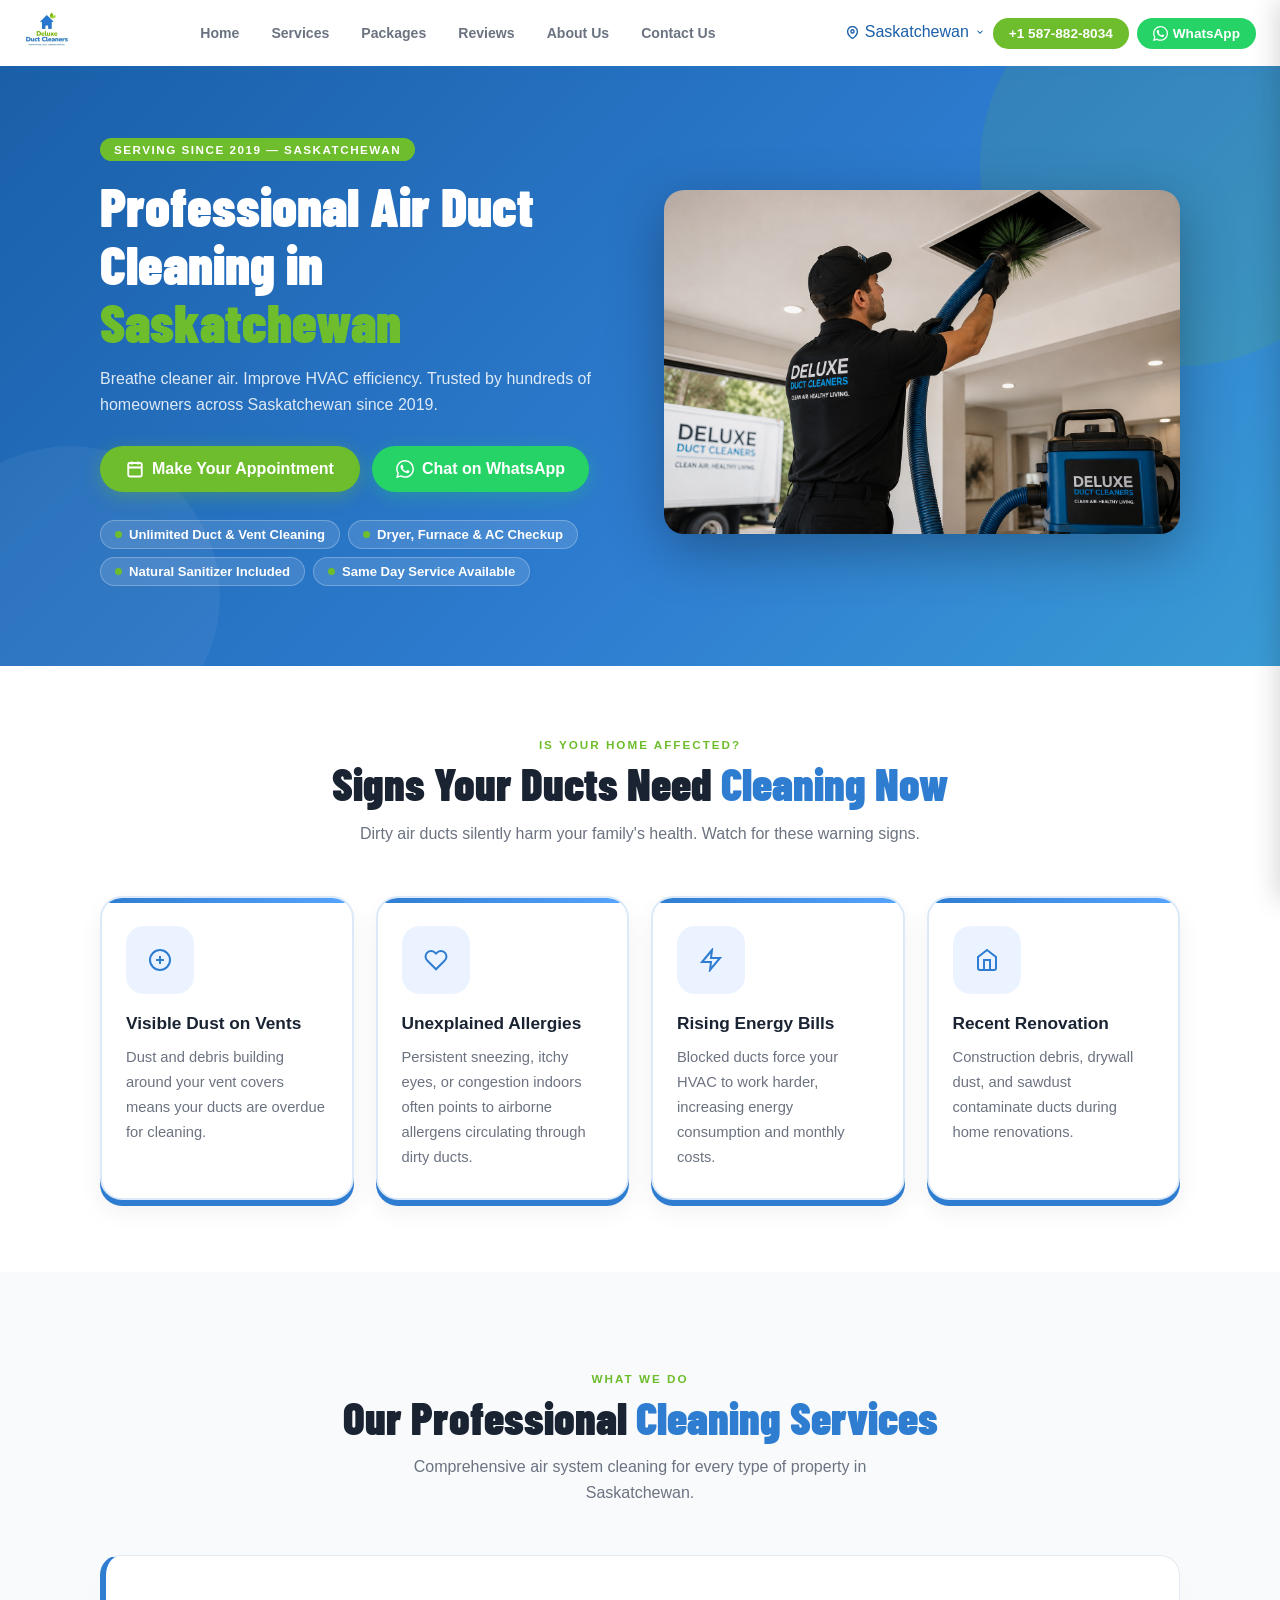
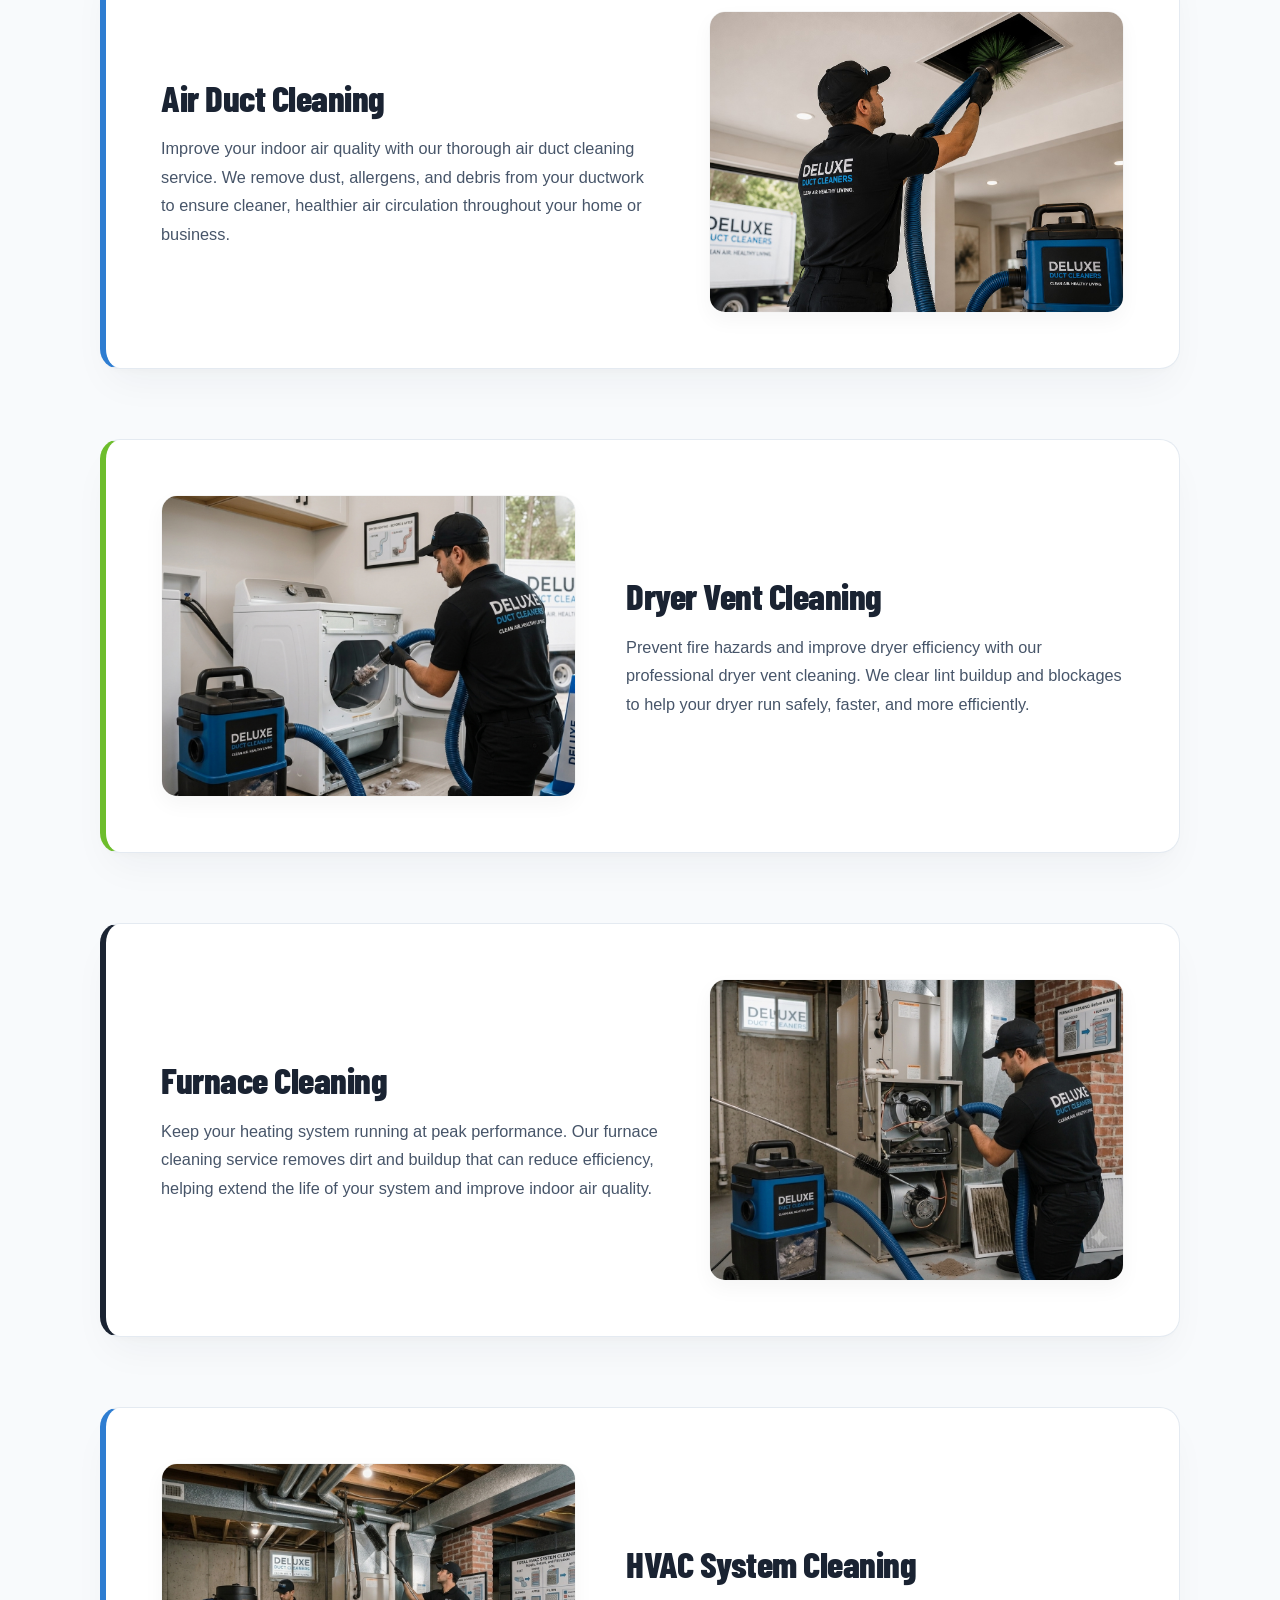
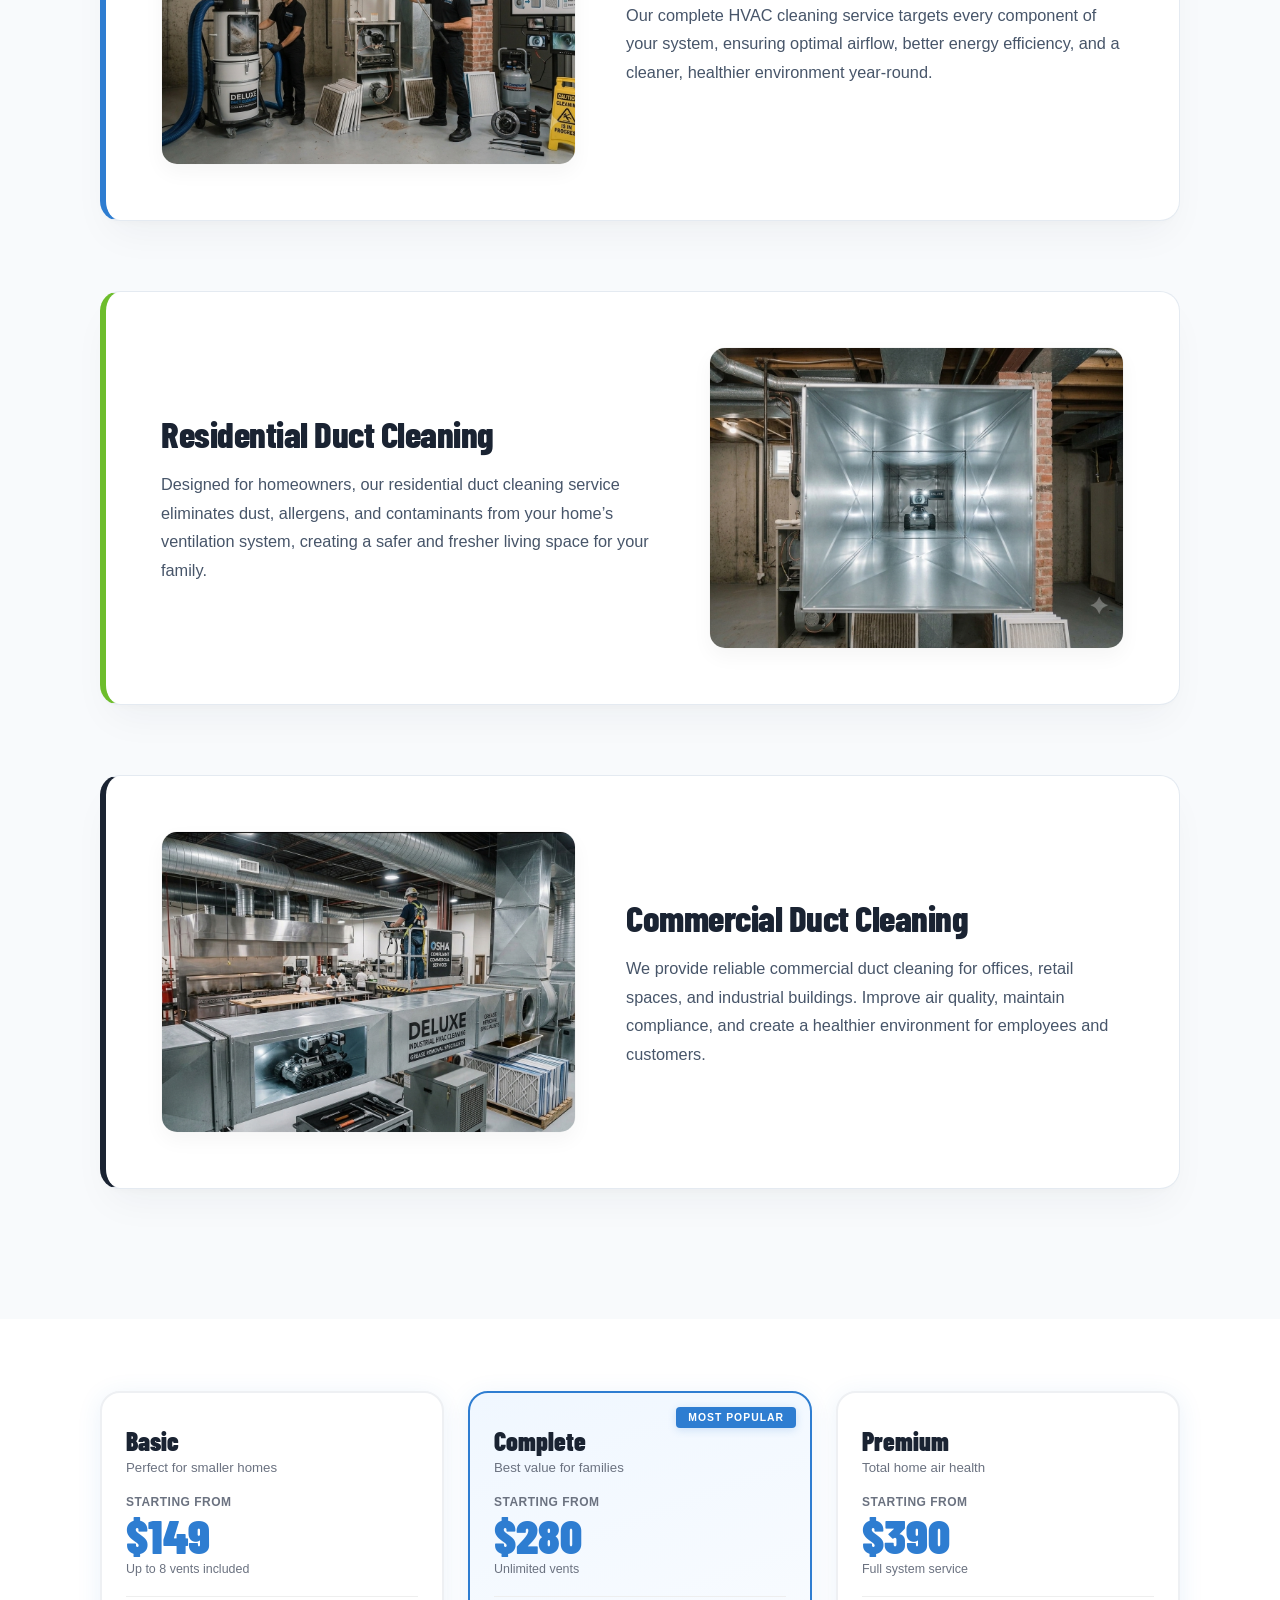
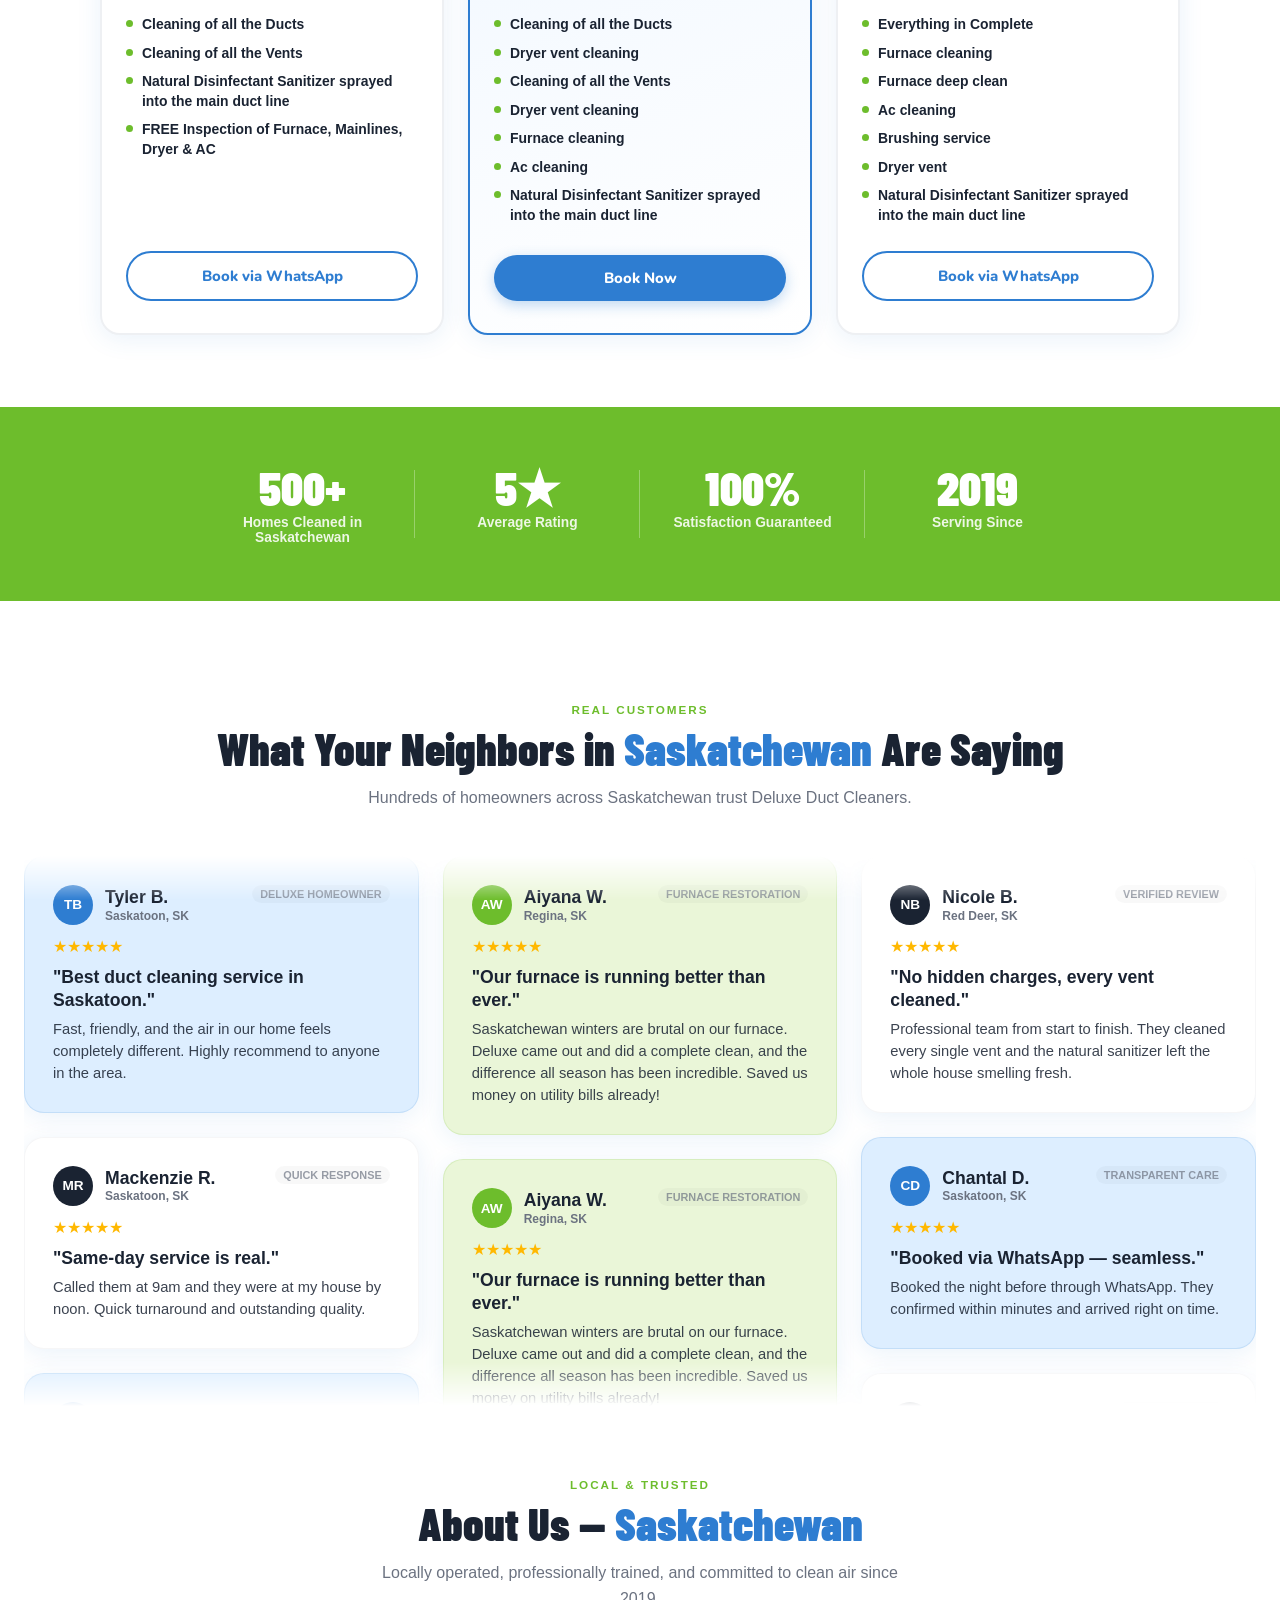
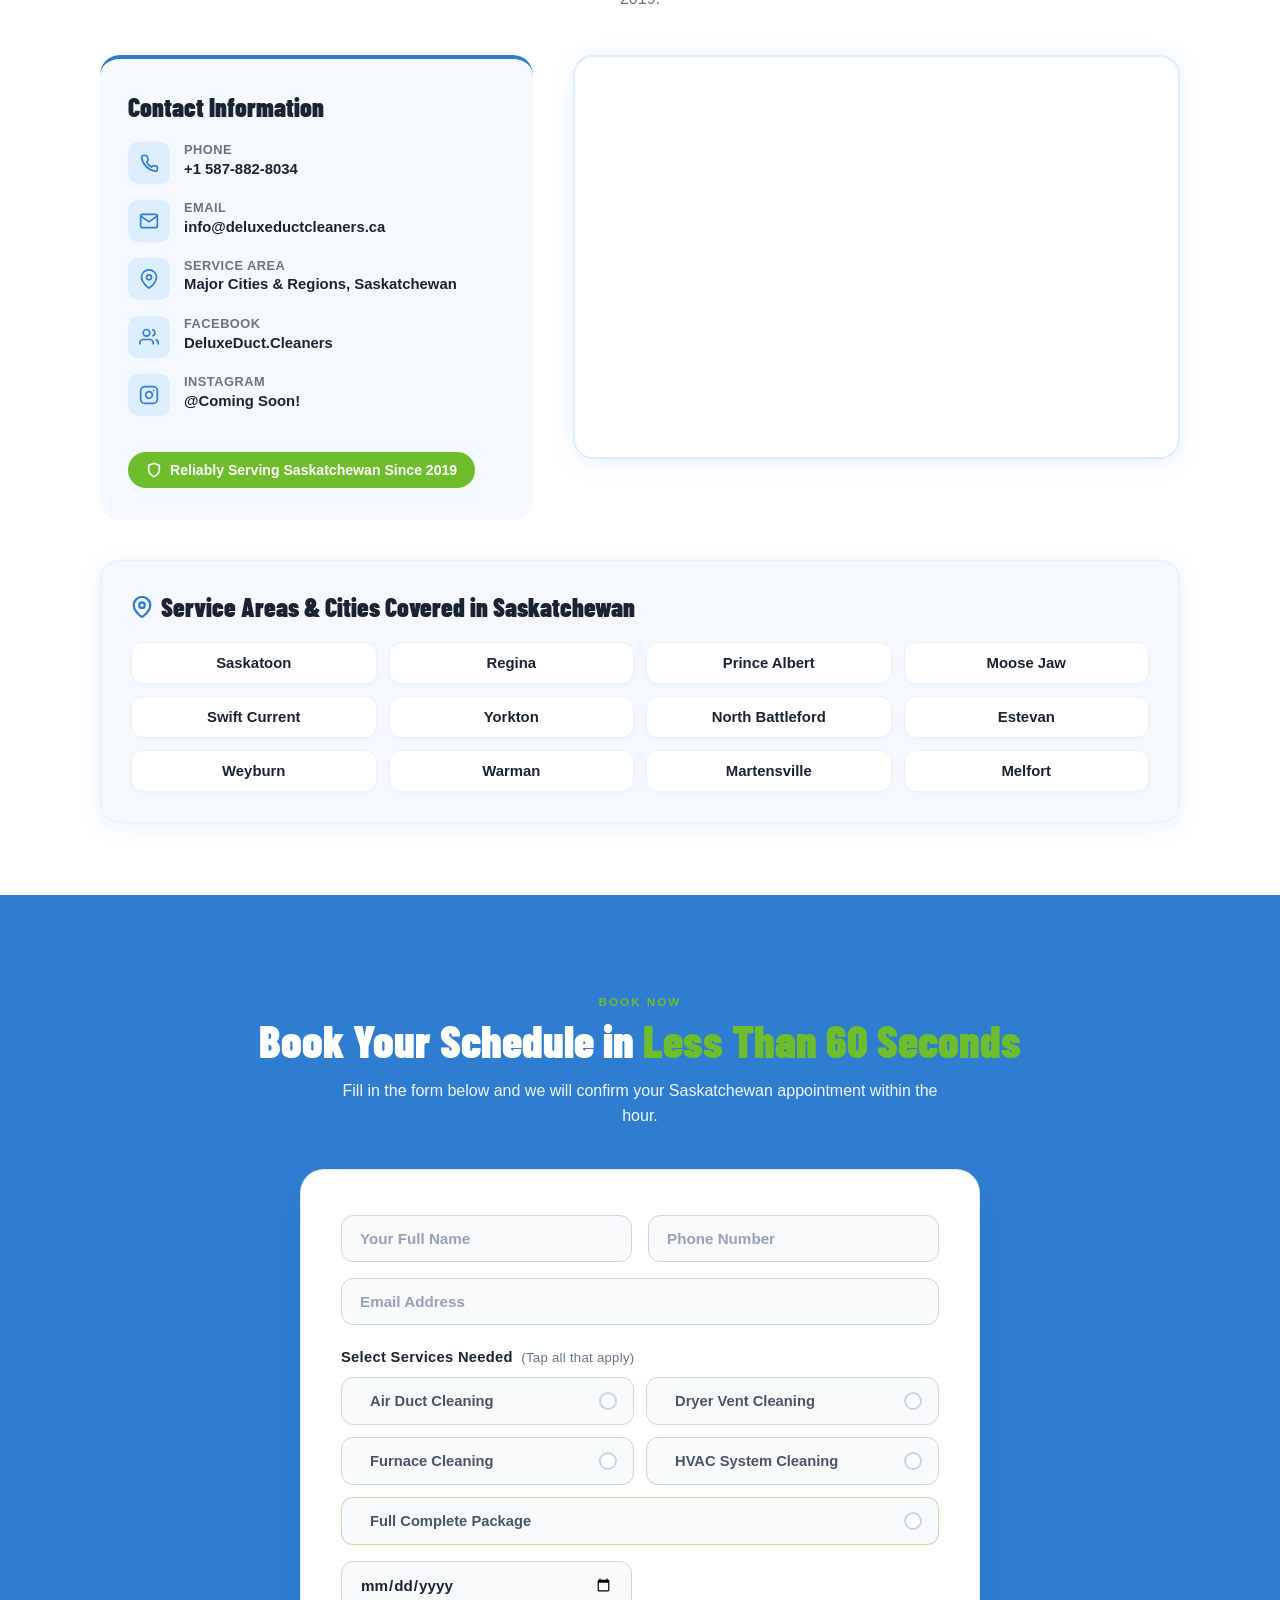
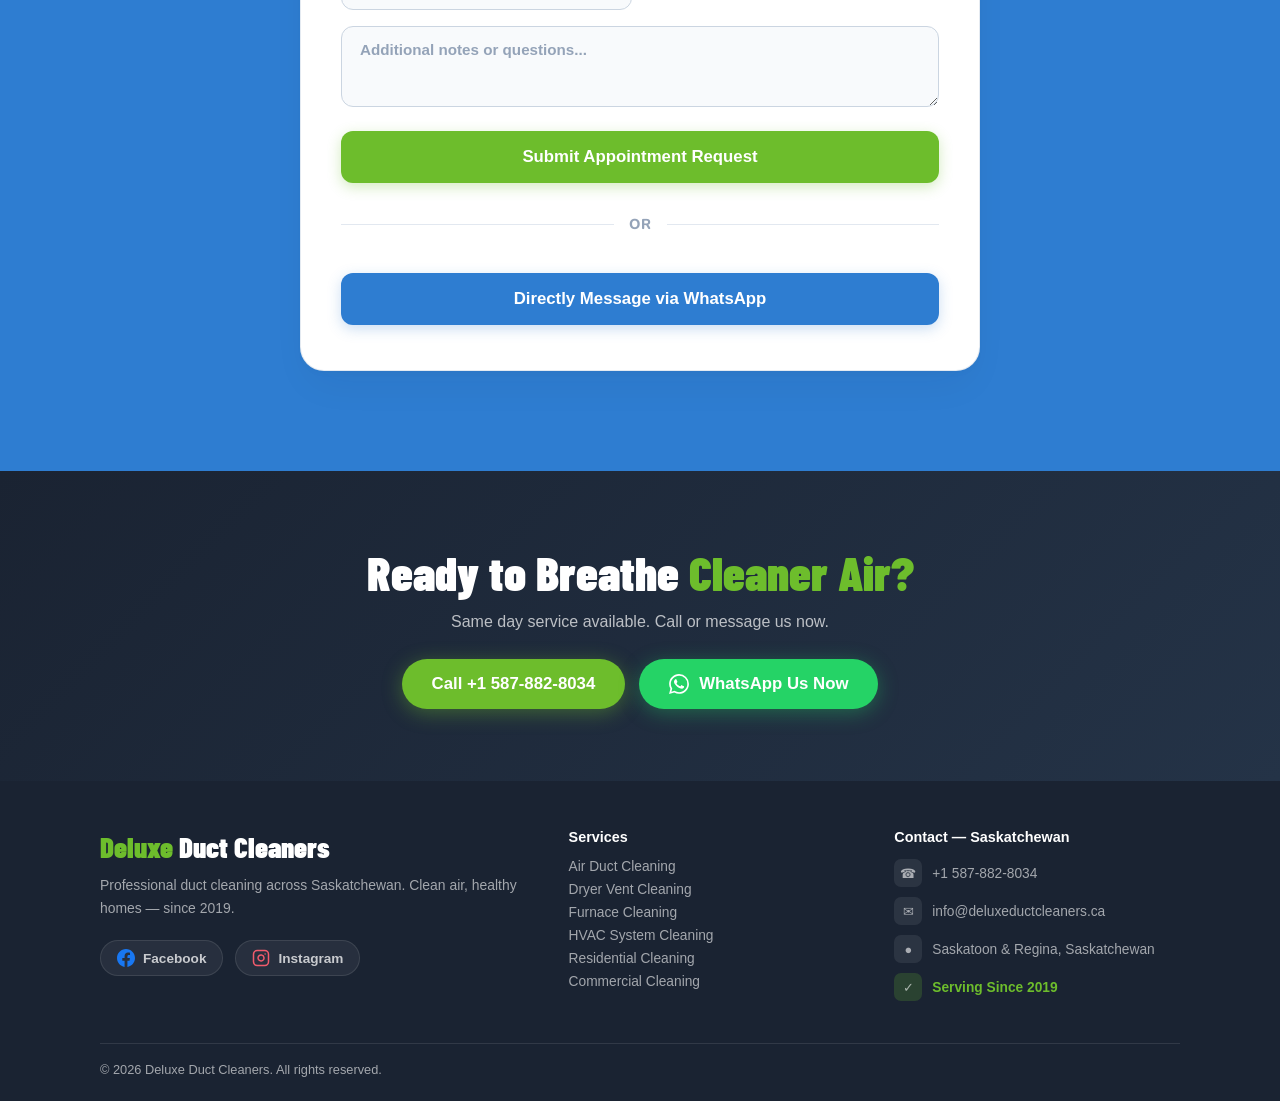
<file: saskatchewan.html>
<!DOCTYPE html>
<html lang="en">
<head>
<meta charset="UTF-8">
<meta name="viewport" content="width=device-width, initial-scale=1.0">
<title>Deluxe Duct Cleaners — Saskatchewan</title>
<link rel="preconnect" href="https://fonts.googleapis.com">
<link rel="icon" href="/favicon.ico" type="image/x-icon">
  <link rel="icon" href="/assets/favicon.png" type="image/png" sizes="32x32">
  <link href="https://fonts.googleapis.com/css2?family=Nunito:wght@400;600;700;800;900&family=Barlow+Condensed:wght@600;700;800;900&display=swap" rel="stylesheet">
<link rel="stylesheet" href="assets/style.css">

<style>
/* --- Province switcher dropdown --- */
.loc-dropdown{position:relative;}
.loc-dropdown .loc-toggle{cursor:pointer;background:none;border:none;font:inherit;display:inline-flex;align-items:center;gap:6px;padding:inherit;}
.loc-caret{transition:transform .2s ease;flex-shrink:0;}
.loc-dropdown.open .loc-caret{transform:rotate(180deg);}
.loc-dropdown-menu{display:none;position:absolute;top:calc(100% + 10px);right:0;background:#fff;border-radius:12px;box-shadow:0 14px 34px rgba(0,0,0,.18);min-width:210px;padding:6px;z-index:999;}
.loc-dropdown.open .loc-dropdown-menu{display:block;}
.loc-option{display:flex;align-items:center;gap:8px;padding:10px 12px;border-radius:8px;font-size:.9rem;font-weight:600;color:#1a1a1a;text-decoration:none;white-space:nowrap;}
.loc-option:hover{background:rgba(0,0,0,.06);}
.loc-option.active{background:rgba(46,125,209,.12);color:#2E7DD1;}
.loc-option.active::after{content:"\2713";margin-left:auto;font-weight:800;}

.sm-loc-label{padding:10px 4px 4px;font-size:.72rem;letter-spacing:.06em;text-transform:uppercase;opacity:.55;font-weight:700;}
.sm-loc-list{display:flex;flex-direction:column;gap:2px;}
.sm-loc-option{display:flex;align-items:center;gap:8px;padding:10px 8px;border-radius:8px;font-weight:600;text-decoration:none;color:inherit;}
.sm-loc-option:hover{background:rgba(0,0,0,.06);}
.sm-loc-option.active{background:rgba(46,125,209,.14);color:#2E7DD1;}
.sm-loc-option.active::after{content:"\2713";margin-left:auto;font-weight:800;}

@media (max-width:900px){
  .loc-dropdown-menu{right:-10px;min-width:200px;}
}
@media (max-width:520px){
  .loc-dropdown .loc-toggle span{display:none;}
  .loc-dropdown-menu{right:-90px;max-width:calc(100vw - 20px);}
}
</style>
</head>
<body>

<div class="overlay" id="overlay" onclick="closeSM()"></div>
<div class="sidemenu" id="sidemenu">
  <div class="sm-head">
    <div class="nav-logo"><img src="assets/logo.jpeg" alt="Logo"></div>
    <button class="sm-close" onclick="closeSM()">✕</button>
  </div>
  <div class="sm-links">
    <a href="#hero" onclick="navigateMobile('hero');return false;">Home</a>
    <a href="#services" onclick="navigateMobile('services');return false;">Services</a>
    <a href="#packages" onclick="navigateMobile('packages');return false;">Packages</a>
    <a href="#reviews" onclick="navigateMobile('reviews');return false;">Reviews</a>
    <a href="#contact" onclick="navigateMobile('contact');return false;">About Us</a>
    <a href="#cta-band" onclick="navigateMobile('cta-band');return false;">Contact Us</a>

   <div class="sm-divider"></div>
    <div class="sm-loc-label">Switch Province</div>
    <div class="sm-loc-list">
    <a href="index.html" class="sm-loc-option"><svg width="13" height="13" viewBox="0 0 24 24" fill="none" stroke="currentColor" stroke-width="2.5"><path d="M21 10c0 7-9 13-9 13s-9-6-9-13a9 9 0 0118 0z"/><circle cx="12" cy="10" r="3"/></svg> Ontario</a>
    <a href="alberta.html" class="sm-loc-option"><svg width="13" height="13" viewBox="0 0 24 24" fill="none" stroke="currentColor" stroke-width="2.5"><path d="M21 10c0 7-9 13-9 13s-9-6-9-13a9 9 0 0118 0z"/><circle cx="12" cy="10" r="3"/></svg> Alberta</a>
    <a href="saskatchewan.html" class="sm-loc-option active"><svg width="13" height="13" viewBox="0 0 24 24" fill="none" stroke="currentColor" stroke-width="2.5"><path d="M21 10c0 7-9 13-9 13s-9-6-9-13a9 9 0 0118 0z"/><circle cx="12" cy="10" r="3"/></svg> Saskatchewan</a>
    <a href="british-columbia.html" class="sm-loc-option"><svg width="13" height="13" viewBox="0 0 24 24" fill="none" stroke="currentColor" stroke-width="2.5"><path d="M21 10c0 7-9 13-9 13s-9-6-9-13a9 9 0 0118 0z"/><circle cx="12" cy="10" r="3"/></svg> British Columbia</a>
    <a href="manitoba.html" class="sm-loc-option"><svg width="13" height="13" viewBox="0 0 24 24" fill="none" stroke="currentColor" stroke-width="2.5"><path d="M21 10c0 7-9 13-9 13s-9-6-9-13a9 9 0 0118 0z"/><circle cx="12" cy="10" r="3"/></svg> Manitoba</a>
    <a href="saskatoon-regina.html" class="sm-loc-option"><svg width="13" height="13" viewBox="0 0 24 24" fill="none" stroke="currentColor" stroke-width="2.5"><path d="M21 10c0 7-9 13-9 13s-9-6-9-13a9 9 0 0118 0z"/><circle cx="12" cy="10" r="3"/></svg> Saskatoon & Regina</a>
    </div>
  </div>
  <div class="sm-footer">
    <a href="https://wa.me/15878828034" target="_blank" class="sm-wa">
      <svg width="18" height="18" viewBox="0 0 24 24" fill="currentColor"><path d="M17.472 14.382c-.297-.149-1.758-.867-2.03-.967-.273-.099-.471-.148-.67.15-.197.297-.767.966-.94 1.164-.173.199-.347.223-.644.075-.297-.15-1.255-.463-2.39-1.475-.883-.788-1.48-1.761-1.653-2.059-.173-.297-.018-.458.13-.606.134-.133.298-.347.446-.52.149-.174.198-.298.298-.497.099-.198.05-.371-.025-.52-.075-.149-.669-1.612-.916-2.207-.242-.579-.487-.5-.669-.51-.173-.008-.371-.01-.57-.01-.198 0-.52.074-.792.372-.272.297-1.04 1.016-1.04 2.479 0 1.462 1.065 2.875 1.213 3.074.149.198 2.096 3.2 5.077 4.487.709.306 1.262.489 1.694.625.712.227 1.36.195 1.871.118.571-.085 1.758-.719 2.006-1.413.248-.694.248-1.289.173-1.413-.074-.124-.272-.198-.57-.347m-5.421 7.403h-.004a9.87 9.87 0 01-5.031-1.378l-.361-.214-3.741.982.998-3.648-.235-.374a9.86 9.86 0 01-1.51-5.26c.001-5.45 4.436-9.884 9.888-9.884 2.64 0 5.122 1.03 6.988 2.898a9.825 9.825 0 012.893 6.994c-.003 5.45-4.437 9.884-9.885 9.884m8.413-18.297A11.815 11.815 0 0012.05 0C5.495 0 .16 5.335.157 11.892c0 2.096.547 4.142 1.588 5.945L.057 24l6.305-1.654a11.882 11.882 0 005.683 1.448h.005c6.554 0 11.89-5.335 11.893-11.893a11.821 11.821 0 00-3.48-8.413Z"/></svg>
      WhatsApp Message
    </a>
  </div>
</div>

<nav class="topnav" id="topnav">
  <div class="nav-logo"><img src="assets/logo.jpeg" alt="Logo"></div>
  <div class="nav-center">
    <a href="#hero" onclick="scrollToSection('hero');return false;">Home</a>
    <a href="#services" onclick="scrollToSection('services');return false;">Services</a>
    <a href="#packages" onclick="scrollToSection('packages');return false;">Packages</a>
    <a href="#reviews" onclick="scrollToSection('reviews');return false;">Reviews</a>
    <a href="#contact" onclick="scrollToSection('contact');return false;">About Us</a>
    <a href="#cta-band" onclick="scrollToSection('cta-band');return false;">Contact Us</a>
  </div>
  <div class="nav-right">
    <div class="loc-dropdown" id="locDropdown">
      <button type="button" class="loc-toggle" onclick="toggleLocDropdown(event)" aria-haspopup="true" aria-expanded="false">
        <svg width="13" height="13" viewBox="0 0 24 24" fill="none" stroke="currentColor" stroke-width="2.5"><path d="M21 10c0 7-9 13-9 13s-9-6-9-13a9 9 0 0118 0z"/><circle cx="12" cy="10" r="3"/></svg>
        <span>Saskatchewan</span>
        <svg class="loc-caret" width="10" height="10" viewBox="0 0 24 24" fill="none" stroke="currentColor" stroke-width="2.5"><path d="M6 9l6 6 6-6"/></svg>
      </button>
      <div class="loc-dropdown-menu" id="locDropdownMenu" role="menu">
    <a href="index.html" class="loc-option" role="menuitem">Ontario</a>
    <a href="alberta.html" class="loc-option" role="menuitem">Alberta</a>
    <a href="saskatchewan.html" class="loc-option active" role="menuitem">Saskatchewan</a>
    <a href="british-columbia.html" class="loc-option" role="menuitem">British Columbia</a>
    <a href="manitoba.html" class="loc-option" role="menuitem">Manitoba</a>
    <a href="saskatoon-regina.html" class="loc-option" role="menuitem">Saskatoon & Regina</a>
      </div>
    </div>
    <a href="tel:+15878828034" class="btn-nav-call">+1 587-882-8034</a>
    <a href="https://wa.me/15878828034" target="_blank" class="btn-nav-wa">
      <svg width="15" height="15" viewBox="0 0 24 24" fill="currentColor"><path d="M17.472 14.382c-.297-.149-1.758-.867-2.03-.967-.273-.099-.471-.148-.67.15-.197.297-.767.966-.94 1.164-.173.199-.347.223-.644.075-.297-.15-1.255-.463-2.39-1.475-.883-.788-1.48-1.761-1.653-2.059-.173-.297-.018-.458.13-.606.134-.133.298-.347.446-.52.149-.174.198-.298.298-.497.099-.198.05-.371-.025-.52-.075-.149-.669-1.612-.916-2.207-.242-.579-.487-.5-.669-.51-.173-.008-.371-.01-.57-.01-.198 0-.52.074-.792.372-.272.297-1.04 1.016-1.04 2.479 0 1.462 1.065 2.875 1.213 3.074.149.198 2.096 3.2 5.077 4.487.709.306 1.262.489 1.694.625.712.227 1.36.195 1.871.118.571-.085 1.758-.719 2.006-1.413.248-.694.248-1.289.173-1.413-.074-.124-.272-.198-.57-.347m-5.421 7.403h-.004a9.87 9.87 0 01-5.031-1.378l-.361-.214-3.741.982.998-3.648-.235-.374a9.86 9.86 0 01-1.51-5.26c.001-5.45 4.436-9.884 9.888-9.884 2.64 0 5.122 1.03 6.988 2.898a9.825 9.825 0 012.893 6.994c-.003 5.45-4.437 9.884-9.885 9.884m8.413-18.297A11.815 11.815 0 0012.05 0C5.495 0 .16 5.335.157 11.892c0 2.096.547 4.142 1.588 5.945L.057 24l6.305-1.654a11.882 11.882 0 005.683 1.448h.005c6.554 0 11.89-5.335 11.893-11.893a11.821 11.821 0 00-3.48-8.413Z"/></svg>
      WhatsApp
    </a>
    <button class="hamburger" onclick="openSM()"><span></span><span></span><span></span></button>
  </div>
</nav>

<section class="hero" id="hero">
  <div class="hero-inner">
    <div class="hero-text">
      <span class="badge">Serving Since 2019 — Saskatchewan</span>
      <h1>Professional Air Duct<br>Cleaning in <span>Saskatchewan</span></h1>
      <p>Breathe cleaner air. Improve HVAC efficiency. Trusted by hundreds of homeowners across Saskatchewan since 2019.</p>
      <div class="hero-btns">
        <button class="btn-appt" onclick="scrollToSection('booking')">
          <svg width="18" height="18" viewBox="0 0 24 24" fill="none" stroke="currentColor" stroke-width="2.5"><rect x="3" y="4" width="18" height="18" rx="2"/><path d="M16 2v4M8 2v4M3 10h18"/></svg>
          Make Your Appointment
        </button>
        <a href="https://wa.me/15878828034" target="_blank" class="btn-wa">
          <svg width="18" height="18" viewBox="0 0 24 24" fill="currentColor"><path d="M17.472 14.382c-.297-.149-1.758-.867-2.03-.967-.273-.099-.471-.148-.67.15-.197.297-.767.966-.94 1.164-.173.199-.347.223-.644.075-.297-.15-1.255-.463-2.39-1.475-.883-.788-1.48-1.761-1.653-2.059-.173-.297-.018-.458.13-.606.134-.133.298-.347.446-.52.149-.174.198-.298.298-.497.099-.198.05-.371-.025-.52-.075-.149-.669-1.612-.916-2.207-.242-.579-.487-.5-.669-.51-.173-.008-.371-.01-.57-.01-.198 0-.52.074-.792.372-.272.297-1.04 1.016-1.04 2.479 0 1.462 1.065 2.875 1.213 3.074.149.198 2.096 3.2 5.077 4.487.709.306 1.262.489 1.694.625.712.227 1.36.195 1.871.118.571-.085 1.758-.719 2.006-1.413.248-.694.248-1.289.173-1.413-.074-.124-.272-.198-.57-.347m-5.421 7.403h-.004a9.87 9.87 0 01-5.031-1.378l-.361-.214-3.741.982.998-3.648-.235-.374a9.86 9.86 0 01-1.51-5.26c.001-5.45 4.436-9.884 9.888-9.884 2.64 0 5.122 1.03 6.988 2.898a9.825 9.825 0 012.893 6.994c-.003 5.45-4.437 9.884-9.885 9.884m8.413-18.297A11.815 11.815 0 0012.05 0C5.495 0 .16 5.335.157 11.892c0 2.096.547 4.142 1.588 5.945L.057 24l6.305-1.654a11.882 11.882 0 005.683 1.448h.005c6.554 0 11.89-5.335 11.893-11.893a11.821 11.821 0 00-3.48-8.413Z"/></svg>
          Chat on WhatsApp
        </a>
      </div>
      <div class="hero-tags">
        <div class="hero-tag">Unlimited Duct & Vent Cleaning</div>
        <div class="hero-tag">Dryer, Furnace & AC Checkup</div>
        <div class="hero-tag">Natural Sanitizer Included</div>
        <div class="hero-tag">Same Day Service Available</div>
      </div>
    </div>
    <div class="hero-img">
    <img src="assets/img1.jpeg" alt="Deluxe Duct Cleaners technician"></div>
  </div>
</section>

<section class="section problems-bg" id="problems">
  <div class="container">
    <div class="label anim-fade">Is Your Home Affected?</div>
    <h2 class="title anim-fade">Signs Your Ducts Need <span>Cleaning Now</span></h2>
    <p class="sub anim-fade">Dirty air ducts silently harm your family's health. Watch for these warning signs.</p>
    
    <div class="problem-row">

  <div class="problem-item reveal">
    <div class="problem-icon">
      <svg width="24" height="24" viewBox="0 0 24 24" fill="none" stroke="#2E7DD1" stroke-width="2">
        <path d="M12 2C6.48 2 2 6.48 2 12s4.48 10 10 10 10-4.48 10-10S17.52 2 12 2z"/>
        <path d="M8 12h8M12 8v8"/>
      </svg>
    </div>

    <div class="problem-content">
      <h3>Visible Dust on Vents</h3>
      <p>Dust and debris building around your vent covers means your ducts are overdue for cleaning.</p>
    </div>
  </div>

  <div class="problem-item reveal">
    <div class="problem-icon">
      <svg width="24" height="24" viewBox="0 0 24 24" fill="none" stroke="#2E7DD1" stroke-width="2">
        <path d="M20.84 4.61a5.5 5.5 0 00-7.78 0L12 5.67l-1.06-1.06a5.5 5.5 0 00-7.78 7.78l1.06 1.06L12 21.23l7.78-7.78 1.06-1.06a5.5 5.5 0 000-7.78z"/>
      </svg>
    </div>

    <div class="problem-content">
      <h3>Unexplained Allergies</h3>
      <p>Persistent sneezing, itchy eyes, or congestion indoors often points to airborne allergens circulating through dirty ducts.</p>
    </div>
  </div>

  <div class="problem-item reveal">
    <div class="problem-icon">
      <svg width="24" height="24" viewBox="0 0 24 24" fill="none" stroke="#2E7DD1" stroke-width="2">
        <path d="M13 2L3 14h9l-1 8 10-12h-9l1-8z"/>
      </svg>
    </div>

    <div class="problem-content">
      <h3>Rising Energy Bills</h3>
      <p>Blocked ducts force your HVAC to work harder, increasing energy consumption and monthly costs.</p>
    </div>
  </div>

  <div class="problem-item reveal">
    <div class="problem-icon">
      <svg width="24" height="24" viewBox="0 0 24 24" fill="none" stroke="#2E7DD1" stroke-width="2">
        <path d="M3 9l9-7 9 7v11a2 2 0 01-2 2H5a2 2 0 01-2-2z"/>
        <polyline points="9 22 9 12 15 12 15 22"/>
      </svg>
    </div>

    <div class="problem-content">
      <h3>Recent Renovation</h3>
      <p>Construction debris, drywall dust, and sawdust contaminate ducts during home renovations.</p>
    </div>
  </div>

</div>
  </div>
</section>

<section class="section services-bg" id="services">
  <div class="container">
    <div class="label anim-fade">What We Do</div>
    <h2 class="title anim-fade">Our Professional <span>Cleaning Services</span></h2>
    <p class="sub anim-fade">Comprehensive air system cleaning for every type of property in Saskatchewan.</p>
    
    <div class="svc-stack-container">

      <div class="svc-card theme-blue-light">
        <div class="svc-card-body">
          <div class="svc-content">
            <h3>Air Duct Cleaning</h3>
            <p>Improve your indoor air quality with our thorough air duct cleaning service. We remove dust, allergens, and debris from your ductwork to ensure cleaner, healthier air circulation throughout your home or business.</p>
          </div>
          <div class="svc-img">
            <img src="assets/img1.jpeg" alt="Air Duct Cleaning">
          </div>
        </div>
      </div>

      <div class="svc-card theme-green-light">
        <div class="svc-card-body">
          <div class="svc-content">
            <h3>Dryer Vent Cleaning</h3>
            <p>Prevent fire hazards and improve dryer efficiency with our professional dryer vent cleaning. We clear lint buildup and blockages to help your dryer run safely, faster, and more efficiently.</p>
          </div>
          <div class="svc-img">
            <img src="assets/img2.png" alt="Dryer Vent Cleaning">
          </div>
        </div>
      </div>

      <div class="svc-card theme-white">
        <div class="svc-card-body">
          <div class="svc-content">
            <h3>Furnace Cleaning</h3>
            <p>Keep your heating system running at peak performance. Our furnace cleaning service removes dirt and buildup that can reduce efficiency, helping extend the life of your system and improve indoor air quality.</p>
          </div>
          <div class="svc-img">
            <img src="assets/img3.png" alt="Furnace Cleaning">
          </div>
        </div>
      </div>

      <div class="svc-card theme-blue-light">
        <div class="svc-card-body">
          <div class="svc-content">
            <h3>HVAC System Cleaning</h3>
            <p>Our complete HVAC cleaning service targets every component of your system, ensuring optimal airflow, better energy efficiency, and a cleaner, healthier environment year-round.</p>
          </div>
          <div class="svc-img">
            <img src="assets/img4.png" alt="HVAC System Cleaning">
          </div>
        </div>
      </div>

      <div class="svc-card theme-green-light">
        <div class="svc-card-body">
          <div class="svc-content">
            <h3>Residential Duct Cleaning</h3>
            <p>Designed for homeowners, our residential duct cleaning service eliminates dust, allergens, and contaminants from your home’s ventilation system, creating a safer and fresher living space for your family.</p>
          </div>
          <div class="svc-img">
            <img src="assets/img5.png" alt="Residential Duct Cleaning">
          </div>
        </div>
      </div>

      <div class="svc-card theme-white">
        <div class="svc-card-body">
          <div class="svc-content">
            <h3>Commercial Duct Cleaning</h3>
            <p>We provide reliable commercial duct cleaning for offices, retail spaces, and industrial buildings. Improve air quality, maintain compliance, and create a healthier environment for employees and customers.</p>
          </div>
          <div class="svc-img">
            <img src="assets/img6.png" alt="Commercial Duct Cleaning">
          </div>
        </div>
      </div>

    </div>
  </div>
</section>

<section class="section packages-bg" id="packages">
  <div class="container">
    <div class="pkg-grid">
      
      <div class="pkg-card anim-pop stagger-1">
        <div class="pkg-name">Basic</div> 
        <div class="pkg-tag">Perfect for smaller homes</div> 
        <div class="pkg-price"> 
          <div class="pkg-from">Starting from</div>
          <div class="pkg-amount">$149</div>
          <div class="pkg-note">Up to 8 vents included</div>
        </div>
        <div class="pkg-div"></div> 
        <ul class="pkg-features"> 
          <li>Cleaning of all the Ducts</li>
          <li>Cleaning of all the Vents</li>
          <li>Natural Disinfectant Sanitizer sprayed into the main duct line</li>
          <li>FREE Inspection of Furnace, Mainlines, Dryer &amp; AC</li>
        </ul>
        <a href="https://wa.me/15878828034" target="_blank" class="pkg-btn pkg-outline">Book via WhatsApp</a> 
      </div>

      <div class="pkg-card featured anim-pop stagger-2">
        <div class="pkg-name">Complete</div> 
        <div class="pkg-tag">Best value for families</div> 
        <div class="pkg-price"> 
          <div class="pkg-from">Starting from</div>
          <div class="pkg-amount">$280</div>
          <div class="pkg-note">Unlimited vents</div>
        </div>
        <div class="pkg-div"></div> 
        <ul class="pkg-features"> 
          <li>Cleaning of all the Ducts</li>
          <li>Dryer vent cleaning</li>
          <li>Cleaning of all the Vents</li>
          <li>Dryer vent cleaning</li>
          <li>Furnace cleaning</li>
          <li>Ac cleaning</li>
          <li>Natural Disinfectant Sanitizer sprayed into the main duct line</li>
        </ul>
        <a href="#" class="pkg-btn pkg-fill">Book Now</a> 
      </div>

      <div class="pkg-card anim-pop stagger-3">
        <div class="pkg-name">Premium</div> 
        <div class="pkg-tag">Total home air health</div> 
        <div class="pkg-price"> 
          <div class="pkg-from">Starting from</div>
          <div class="pkg-amount">$390</div>
          <div class="pkg-note">Full system service</div>
        </div>
        <div class="pkg-div"></div> 
        <ul class="pkg-features"> 
          <li>Everything in Complete</li>
          <li>Furnace cleaning</li>
          <li>Furnace deep clean</li>
          <li>Ac cleaning</li>
          <li>Brushing service</li>
          <li>Dryer vent</li>
          <li>Natural Disinfectant Sanitizer sprayed into the main duct line</li>
        </ul>
        <a href="https://wa.me/15878828034" target="_blank" class="pkg-btn pkg-outline">Book via WhatsApp</a> 
      </div>

    </div>
  </div>
</section>

<div class="stats-strip">
  <div class="stats-row">
    <div class="stat-item"><div class="stat-num">500+</div><div class="stat-label">Homes Cleaned in Saskatchewan</div></div>
    <div class="stat-item"><div class="stat-num">5★</div><div class="stat-label">Average Rating</div></div>
    <div class="stat-item"><div class="stat-num">100%</div><div class="stat-label">Satisfaction Guaranteed</div></div>
    <div class="stat-item"><div class="stat-num">2019</div><div class="stat-label">Serving Since</div></div>
  </div>
</div>

<section class="section reviews-section" id="reviews" style="padding-bottom:0;">
  <div class="container">
    <div class="label anim-fade" style="padding-top: 30px;">Real Customers</div>
    <h2 class="title anim-fade">What Your Neighbors in <span>Saskatchewan</span> Are Saying </h2>
    <p class="sub anim-fade">Hundreds of homeowners across Saskatchewan trust Deluxe Duct Cleaners.</p>
  </div>
  
  <div class="reviews-marquee-track">
    <div class="rev-marquee-col scroll-up">
      <div class="rev-marquee-group">
        <div class="rev-float-card theme-blue">
          <div class="rev-card-header">
            <div class="rev-avatar">TB</div>
            <div class="rev-meta"><h3>Tyler B.</h3><div class="rev-location">Saskatoon, SK</div></div>
            <span class="rev-badge-tag">Deluxe Homeowner</span>
          </div>
          <div class="stars">★★★★★</div>
          <p class="rev-quote">"Best duct cleaning service in Saskatoon."</p>
          <p class="rev-fulltext">Fast, friendly, and the air in our home feels completely different. Highly recommend to anyone in the area.</p>
        </div>
        <div class="rev-float-card theme-white">
          <div class="rev-card-header">
            <div class="rev-avatar">MR</div>
            <div class="rev-meta"><h3>Mackenzie R.</h3><div class="rev-location">Saskatoon, SK</div></div>
            <span class="rev-badge-tag">Quick Response</span>
          </div>
          <div class="stars">★★★★★</div>
          <p class="rev-quote">"Same-day service is real."</p>
          <p class="rev-fulltext">Called them at 9am and they were at my house by noon. Quick turnaround and outstanding quality.</p>
        </div>
      </div>
      <div class="rev-marquee-group" aria-hidden="true">
        <div class="rev-float-card theme-blue">
          <div class="rev-card-header">
            <div class="rev-avatar">TB</div>
            <div class="rev-meta"><h3>Tyler B.</h3><div class="rev-location">Saskatoon, SK</div></div>
            <span class="rev-badge-tag">Deluxe Homeowner</span>
          </div>
          <div class="stars">★★★★★</div>
          <p class="rev-quote">"Best duct cleaning service in Saskatoon."</p>
          <p class="rev-fulltext">Fast, friendly, and the air in our home feels completely different. Highly recommend to anyone in the area.</p>
        </div>
        <div class="rev-float-card theme-white">
          <div class="rev-card-header">
            <div class="rev-avatar">MR</div>
            <div class="rev-meta"><h3>Mackenzie R.</h3><div class="rev-location">Saskatoon, SK</div></div>
            <span class="rev-badge-tag">Quick Response</span>
          </div>
          <div class="stars">★★★★★</div>
          <p class="rev-quote">"Same-day service is real."</p>
          <p class="rev-fulltext">Called them at 9am and they were at my house by noon. Quick turnaround and outstanding quality.</p>
        </div>
      </div>
    </div>

    <div class="rev-marquee-col scroll-down">
      <div class="rev-marquee-group">
        <div class="rev-float-card theme-green">
          <div class="rev-card-header">
            <div class="rev-avatar">AW</div>
            <div class="rev-meta"><h3>Aiyana W.</h3><div class="rev-location">Regina, SK</div></div>
            <span class="rev-badge-tag">Furnace Restoration</span>
          </div>
          <div class="stars">★★★★★</div>
          <p class="rev-quote">"Our furnace is running better than ever."</p>
          <p class="rev-fulltext">Saskatchewan winters are brutal on our furnace. Deluxe came out and did a complete clean, and the difference all season has been incredible. Saved us money on utility bills already!</p>
        </div>
      </div>
      <div class="rev-marquee-group" aria-hidden="true">
        <div class="rev-float-card theme-green">
          <div class="rev-card-header">
            <div class="rev-avatar">AW</div>
            <div class="rev-meta"><h3>Aiyana W.</h3><div class="rev-location">Regina, SK</div></div>
            <span class="rev-badge-tag">Furnace Restoration</span>
          </div>
          <div class="stars">★★★★★</div>
          <p class="rev-quote">"Our furnace is running better than ever."</p>
          <p class="rev-fulltext">Saskatchewan winters are brutal on our furnace. Deluxe came out and did a complete clean, and the difference all season has been incredible. Saved us money on utility bills already!</p>
        </div>
      </div>
    </div>

    <div class="rev-marquee-col scroll-up">
      <div class="rev-marquee-group">
        <div class="rev-float-card theme-white">
          <div class="rev-card-header">
            <div class="rev-avatar">NB</div>
            <div class="rev-meta"><h3>Nicole B.</h3><div class="rev-location">Red Deer, SK</div></div>
            <span class="rev-badge-tag">Verified Review</span>
          </div>
          <div class="stars">★★★★★</div>
          <p class="rev-quote">"No hidden charges, every vent cleaned."</p>
          <p class="rev-fulltext">Professional team from start to finish. They cleaned every single vent and the natural sanitizer left the whole house smelling fresh.</p>
        </div>
        <div class="rev-float-card theme-blue">
          <div class="rev-card-header">
            <div class="rev-avatar">CD</div>
            <div class="rev-meta"><h3>Chantal D.</h3><div class="rev-location">Saskatoon, SK</div></div>
            <span class="rev-badge-tag">Transparent Care</span>
          </div>
          <div class="stars">★★★★★</div>
          <p class="rev-quote">"Booked via WhatsApp — seamless."</p>
          <p class="rev-fulltext">Booked the night before through WhatsApp. They confirmed within minutes and arrived right on time.</p>
        </div>
      </div>
      <div class="rev-marquee-group" aria-hidden="true">
        <div class="rev-float-card theme-white">
          <div class="rev-card-header">
            <div class="rev-avatar">NB</div>
            <div class="rev-meta"><h3>Nicole B.</h3><div class="rev-location">Red Deer, SK</div></div>
            <span class="rev-badge-tag">Verified Review</span>
          </div>
          <div class="stars">★★★★★</div>
          <p class="rev-quote">"No hidden charges, every vent cleaned."</p>
          <p class="rev-fulltext">Professional team from start to finish. They cleaned every single vent and the natural sanitizer left the whole house smelling fresh.</p>
        </div>
        <div class="rev-float-card theme-blue">
          <div class="rev-card-header">
            <div class="rev-avatar">CD</div>
            <div class="rev-meta"><h3>Chantal D.</h3><div class="rev-location">Saskatoon, SK</div></div>
            <span class="rev-badge-tag">Transparent Care</span>
          </div>
          <div class="stars">★★★★★</div>
          <p class="rev-quote">"Booked via WhatsApp — seamless."</p>
          <p class="rev-fulltext">Booked the night before through WhatsApp. They confirmed within minutes and arrived right on time.</p>
        </div>
      </div>
    </div>
  </div>
</section>

<section class="section contact-bg" id="contact">
  <div class="container">
    <div class="label anim-fade">Local &amp; Trusted</div>
    <h2 class="title anim-fade">About Us — <span>Saskatchewan</span></h2>
    <p class="sub anim-fade">Locally operated, professionally trained, and committed to clean air since 2019.</p>
    
    <div class="contact-layout">
      <div class="contact-card anim-left">
        <h3>Contact Information</h3>
        <div class="ci">
          <div class="ci-icon"><svg width="20" height="20" viewBox="0 0 24 24" fill="none" stroke="#2E7DD1" stroke-width="2"><path d="M22 16.92v3a2 2 0 01-2.18 2A19.79 19.79 0 013.09 5.18 2 2 0 015.07 3h3a2 2 0 012 1.72 12.84 12.84 0 00.7 2.81 2 2 0 01-.45 2.11L9.09 10.91a16 16 0 006 6l1.27-1.27a2 2 0 012.11-.45 12.84 12.84 0 002.81.7A2 2 0 0122 16.92z"/></svg></div>
          <div class="ci-text"><h4>Phone</h4><a href="tel:+15878828034">+1 587-882-8034</a></div>
        </div>
        <div class="ci">
          <div class="ci-icon"><svg width="20" height="20" viewBox="0 0 24 24" fill="none" stroke="#2E7DD1" stroke-width="2"><path d="M4 4h16c1.1 0 2 .9 2 2v12c0 1.1-.9 2-2 2H4c-1.1 0-2-.9-2-2V6c0-1.1.9-2 2-2z"/><polyline points="22,6 12,13 2,6"/></svg></div>
          <div class="ci-text"><h4>Email</h4><a href="mailto:info@deluxeductcleaners.ca">info@deluxeductcleaners.ca</a></div>
        </div>
        <div class="ci">
          <div class="ci-icon"><svg width="20" height="20" viewBox="0 0 24 24" fill="none" stroke="#2E7DD1" stroke-width="2"><path d="M21 10c0 7-9 13-9 13s-9-6-9-13a9 9 0 0118 0z"/><circle cx="12" cy="10" r="3"/></svg></div>
          <div class="ci-text"><h4>Service Area</h4><p>Major Cities &amp; Regions, Saskatchewan</p></div>
        </div>
        <div class="ci">
          <div class="ci-icon"><svg width="20" height="20" viewBox="0 0 24 24" fill="none" stroke="#2E7DD1" stroke-width="2"><path d="M17 21v-2a4 4 0 00-4-4H5a4 4 0 00-4 4v2"/><circle cx="9" cy="7" r="4"/><path d="M23 21v-2a4 4 0 00-3-3.87M16 3.13a4 4 0 010 7.75"/></svg></div>
          <div class="ci-text"><h4>Facebook</h4><a href="https://www.facebook.com/DeluxeDuct.Cleaners" target="_blank">DeluxeDuct.Cleaners</a></div>
        </div>
        <div class="ci">
          <div class="ci-icon">
            <svg width="20" height="20" viewBox="0 0 24 24" fill="none" stroke="#2E7DD1" stroke-width="2" stroke-linecap="round" stroke-linejoin="round">
              <rect x="2" y="2" width="20" height="20" rx="5" ry="5"></rect>
              <path d="M16 11.37A4 4 0 1 1 12.63 8 4 4 0 0 1 16 11.37z"></path>
              <line x1="17.5" y1="6.5" x2="17.51" y2="6.5"></line>
            </svg>
          </div>
          <div class="ci-text">
            <h4>Instagram</h4>
            <a href="www.instagram.com" target="_blank">@Coming Soon!</a>
          </div>
        </div>
        <span class="since-badge">
          <svg width="16" height="16" viewBox="0 0 24 24" fill="none" stroke="currentColor" stroke-width="2.5"><path d="M12 22s8-4 8-10V5l-8-3-8 3v7c0 6 8 10 8 10z"/></svg>
          Reliably Serving Saskatchewan Since 2019
        </span>
      </div>
      
      <div class="map-frame anim-right">
        <iframe src="https://www.google.com/maps?q=Saskatchewan,Canada&output=embed" allowfullscreen="" loading="lazy" referrerpolicy="no-referrer-when-downgrade"></iframe>
      </div>
    </div>

    <div class="areas-covered-box anim-fade" style="margin-top: 40px;">
      <h3 class="areas-title">
        <svg width="22" height="22" viewBox="0 0 24 24" fill="none" stroke="var(--blue)" stroke-width="2.5" style="margin-right: 8px; vertical-align: middle;"><path d="M21 10c0 7-9 13-9 13s-9-6-9-13a9 9 0 0118 0z"/><circle cx="12" cy="10" r="3"/></svg>
        Service Areas &amp; Cities Covered in Saskatchewan
      </h3>
      <div class="city-grid">
        <div class="city-badge">Saskatoon</div>
        <div class="city-badge">Regina</div>
        <div class="city-badge">Prince Albert</div>
        <div class="city-badge">Moose Jaw</div>
        <div class="city-badge">Swift Current</div>
        <div class="city-badge">Yorkton</div>
        <div class="city-badge">North Battleford</div>
        <div class="city-badge">Estevan</div>
        <div class="city-badge">Weyburn</div>
        <div class="city-badge">Warman</div>
        <div class="city-badge">Martensville</div>
        <div class="city-badge">Melfort</div>
      </div>
    </div>
  </div>
</section>

<section class="section booking-bg" id="booking">
  <div class="container">
    <div class="label">Book Now</div>
    <h2 class="title">Book Your Schedule in <span style="color:var(--green)">Less Than 60 Seconds</span></h2>
    <p class="sub">Fill in the form below and we will confirm your Saskatchewan appointment within the hour.</p>
    <div class="form-wrap">
      <div class="form-grid">
        <input class="finput" type="text" placeholder="Your Full Name" id="fname" required>
        <input class="finput" type="tel" placeholder="Phone Number" id="fphone" required>
        <input class="finput full" type="email" placeholder="Email Address" id="femail" required>
        <div class="finput full ms-wrapper">
          <label class="ms-label">Select Services Needed <span class="ms-sublabel">(Tap all that apply)</span></label>
          
          <div class="ms-grid-container">
            <div class="ms-card-chip" data-value="Air Duct Cleaning" onclick="toggleChip(this)">
              <div class="chip-icon"></div>
              <div class="chip-text">Air Duct Cleaning</div>
              <div class="chip-checkbox"></div>
            </div>

            <div class="ms-card-chip" data-value="Dryer Vent Cleaning" onclick="toggleChip(this)">
              <div class="chip-icon"></div>
              <div class="chip-text">Dryer Vent Cleaning</div>
              <div class="chip-checkbox"></div>
            </div>

            <div class="ms-card-chip" data-value="Furnace Cleaning" onclick="toggleChip(this)">
              <div class="chip-icon"></div>
              <div class="chip-text">Furnace Cleaning</div>
              <div class="chip-checkbox"></div>
            </div>

            <div class="ms-card-chip" data-value="HVAC System Cleaning" onclick="toggleChip(this)">
              <div class="chip-icon"></div>
              <div class="chip-text">HVAC System Cleaning</div>
              <div class="chip-checkbox"></div>
            </div>

            <div class="ms-card-chip featured-chip" data-value="Full Package" onclick="toggleChip(this)">
              <div class="chip-icon"></div>
              <div class="chip-text">Full Complete Package</div>
              <div class="chip-checkbox"></div>
            </div>
          </div>
          <input type="hidden" id="fservice" value="">
        </div>
        <input class="finput" type="date" placeholder="Preferred Date" id="fdate" required>
        <textarea class="finput full" rows="3" placeholder="Additional notes or questions..." id="fnotes"></textarea>
        <button class="fsub full" onclick="handleBook(this)">Submit Appointment Request</button>
        <div class="form-or-divider">
          <span>OR</span>
        </div>
        <a href="https://wa.me/15878828034" target="_blank" class="fsub full fsub-link">
          Directly Message via WhatsApp
        </a>
      </div>
    </div>
  </div>
</section>

<section class="cta-band" id="cta-band">
  <div class="container">
    <h2>Ready to Breathe <span>Cleaner Air?</span></h2>
    <p>Same day service available. Call or message us now.</p>
    <div class="cta-btns">
      <a href="tel:+15878828034" class="btn-cta-green">Call +1 587-882-8034</a>
      <a href="https://wa.me/15878828034" target="_blank" class="btn-cta-wa">
        <svg width="20" height="20" viewBox="0 0 24 24" fill="currentColor"><path d="M17.472 14.382c-.297-.149-1.758-.867-2.03-.967-.273-.099-.471-.148-.67.15-.197.297-.767.966-.94 1.164-.173.199-.347.223-.644.075-.297-.15-1.255-.463-2.39-1.475-.883-.788-1.48-1.761-1.653-2.059-.173-.297-.018-.458.13-.606.134-.133.298-.347.446-.52.149-.174.198-.298.298-.497.099-.198.05-.371-.025-.52-.075-.149-.669-1.612-.916-2.207-.242-.579-.487-.5-.669-.51-.173-.008-.371-.01-.57-.01-.198 0-.52.074-.792.372-.272.297-1.04 1.016-1.04 2.479 0 1.462 1.065 2.875 1.213 3.074.149.198 2.096 3.2 5.077 4.487.709.306 1.262.489 1.694.625.712.227 1.36.195 1.871.118.571-.085 1.758-.719 2.006-1.413.248-.694.248-1.289.173-1.413-.074-.124-.272-.198-.57-.347m-5.421 7.403h-.004a9.87 9.87 0 01-5.031-1.378l-.361-.214-3.741.982.998-3.648-.235-.374a9.86 9.86 0 01-1.51-5.26c.001-5.45 4.436-9.884 9.888-9.884 2.64 0 5.122 1.03 6.988 2.898a9.825 9.825 0 012.893 6.994c-.003 5.45-4.437 9.884-9.885 9.884m8.413-18.297A11.815 11.815 0 0012.05 0C5.495 0 .16 5.335.157 11.892c0 2.096.547 4.142 1.588 5.945L.057 24l6.305-1.654a11.882 11.882 0 005.683 1.448h.005c6.554 0 11.89-5.335 11.893-11.893a11.821 11.821 0 00-3.48-8.413Z"/></svg>
        WhatsApp Us Now
      </a>
    </div>
  </div>
</section>

<footer>
  <div class="footer-inner">
    <div>
      <div class="footer-brand"><span>Deluxe</span> Duct Cleaners</div>
      <p style="font-size:.87rem;line-height:1.65; margin-bottom: 20px;">Professional duct cleaning across Saskatchewan. Clean air, healthy homes — since 2019.</p>
      
      <div class="footer-socials">
        <a href="https://www.facebook.com/DeluxeDuct.Cleaners" target="_blank" class="social-btn btn-fb" title="Follow us on Facebook">
          <svg width="18" height="18" viewBox="0 0 24 24" fill="currentColor"><path d="M24 12.073c0-6.627-5.373-12-12-12s-12 5.373-12 12c0 5.99 4.388 10.954 10.125 11.854v-8.385H7.078v-3.47h3.047V9.43c0-3.007 1.792-4.669 4.533-4.669 1.312 0 2.686.235 2.686.235v2.953H15.83c-1.491 0-1.956.925-1.956 1.874v2.25h3.328l-.532 3.47h-2.796v8.385C19.612 23.027 24 18.062 24 12.073z"/></svg>
          <span>Facebook</span>
        </a>

        <a href="#" class="social-btn btn-ig" title="Follow us on Instagram" onclick="return false;">
          <svg width="18" height="18" viewBox="0 0 24 24" fill="none" stroke="currentColor" stroke-width="2" stroke-linecap="round" stroke-linejoin="round"><rect x="2" y="2" width="20" height="20" rx="5" ry="5"></rect><path d="M16 11.37A4 4 0 1 1 12.63 8 4 4 0 0 1 16 11.37z"></path><line x1="17.5" y1="6.5" x2="17.51" y2="6.5"></line></svg>
          <span>Instagram</span>
        </a>
      </div>
    </div>
    
    <div class="fcol">
      <h4>Services</h4>
      <ul>
        <li>Air Duct Cleaning</li>
        <li>Dryer Vent Cleaning</li>
        <li>Furnace Cleaning</li>
        <li>HVAC System Cleaning</li>
        <li>Residential Cleaning</li>
        <li>Commercial Cleaning</li>
      </ul>
    </div>
    <div class="fcol">
      <h4>Contact — Saskatchewan</h4>
      <div class="fci"><div class="fci-icon">☎</div><a href="tel:+15878828034">+1 587-882-8034</a></div>
      <div class="fci"><div class="fci-icon">✉</div><a href="mailto:info@deluxeductcleaners.ca">info@deluxeductcleaners.ca</a></div>
      <div class="fci"><div class="fci-icon">●</div><span>Saskatoon &amp; Regina, Saskatchewan</span></div>
      <div class="fci" style="margin-top:8px;"><div class="fci-icon" style="background:rgba(109,189,44,.2);">✓</div><span style="color:var(--green);font-weight:700;">Serving Since 2019</span></div>
    </div>
  </div>
  <div class="footer-bottom">
    <span>© 2026 Deluxe Duct Cleaners. All rights reserved.</span>
  </div>
</footer>

<script src="assets/main.js"></script>
<script>
(function(){
  var dropdown = document.getElementById('locDropdown');
  if(!dropdown) return;
  var btn = dropdown.querySelector('.loc-toggle');
  window.toggleLocDropdown = function(e){
    e.stopPropagation();
    var isOpen = dropdown.classList.toggle('open');
    btn.setAttribute('aria-expanded', isOpen ? 'true' : 'false');
  };
  document.addEventListener('click', function(e){
    if(!dropdown.contains(e.target)){
      dropdown.classList.remove('open');
      btn.setAttribute('aria-expanded','false');
    }
  });
  document.addEventListener('keydown', function(e){
    if(e.key === 'Escape'){
      dropdown.classList.remove('open');
      btn.setAttribute('aria-expanded','false');
    }
  });
})();
</script>

</body>
</html>
</file>
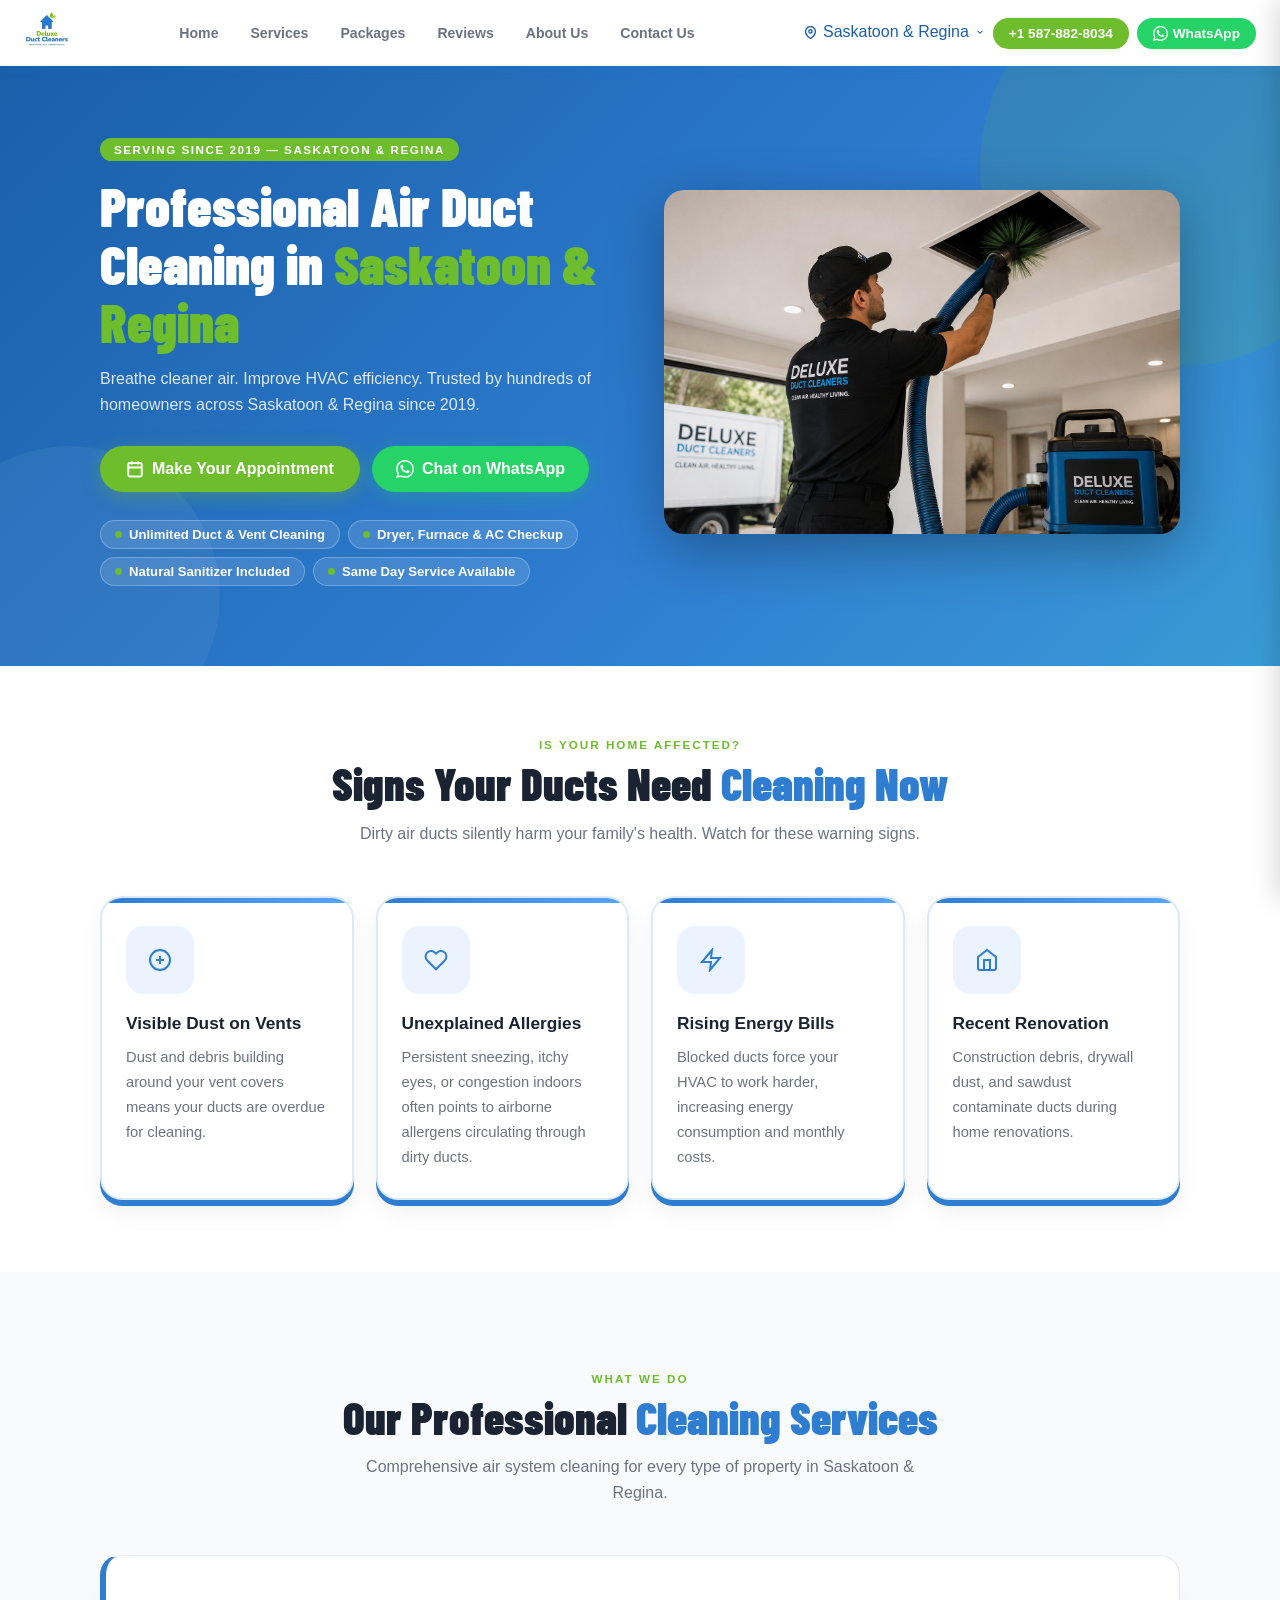
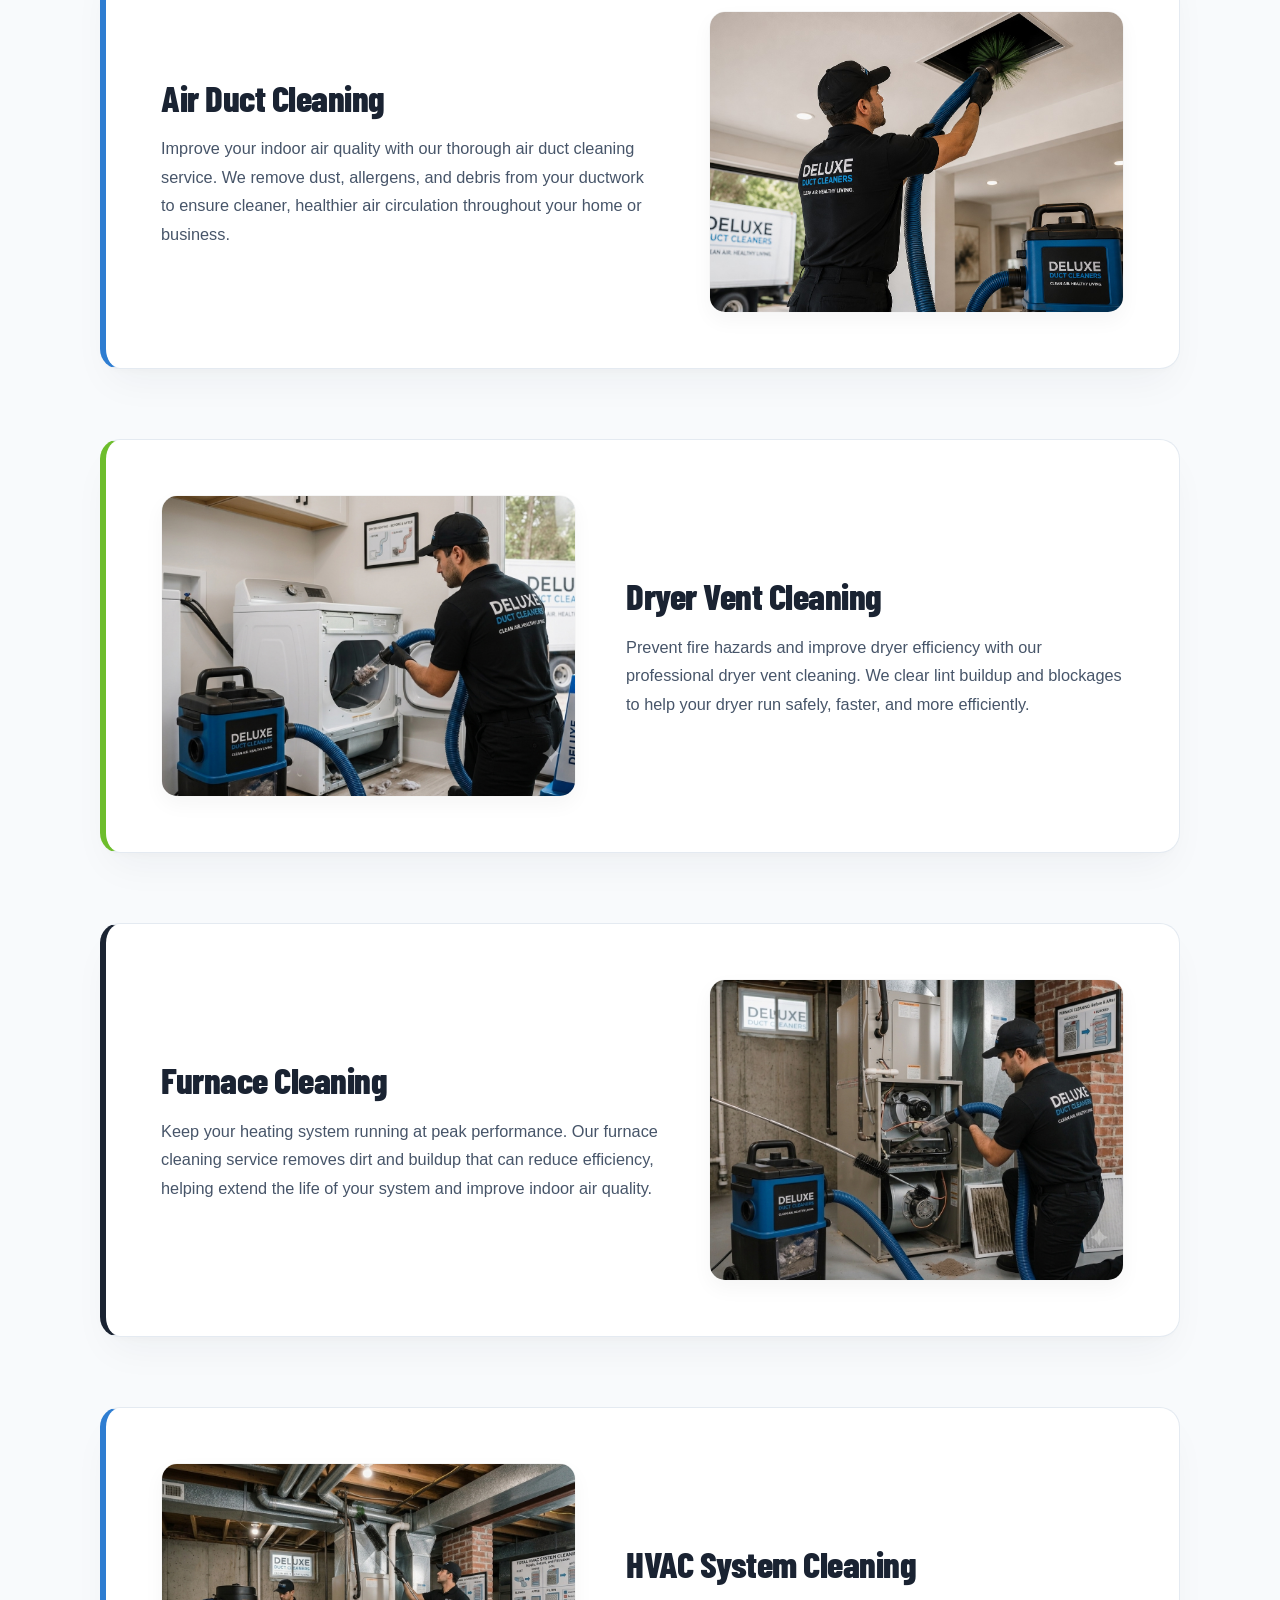
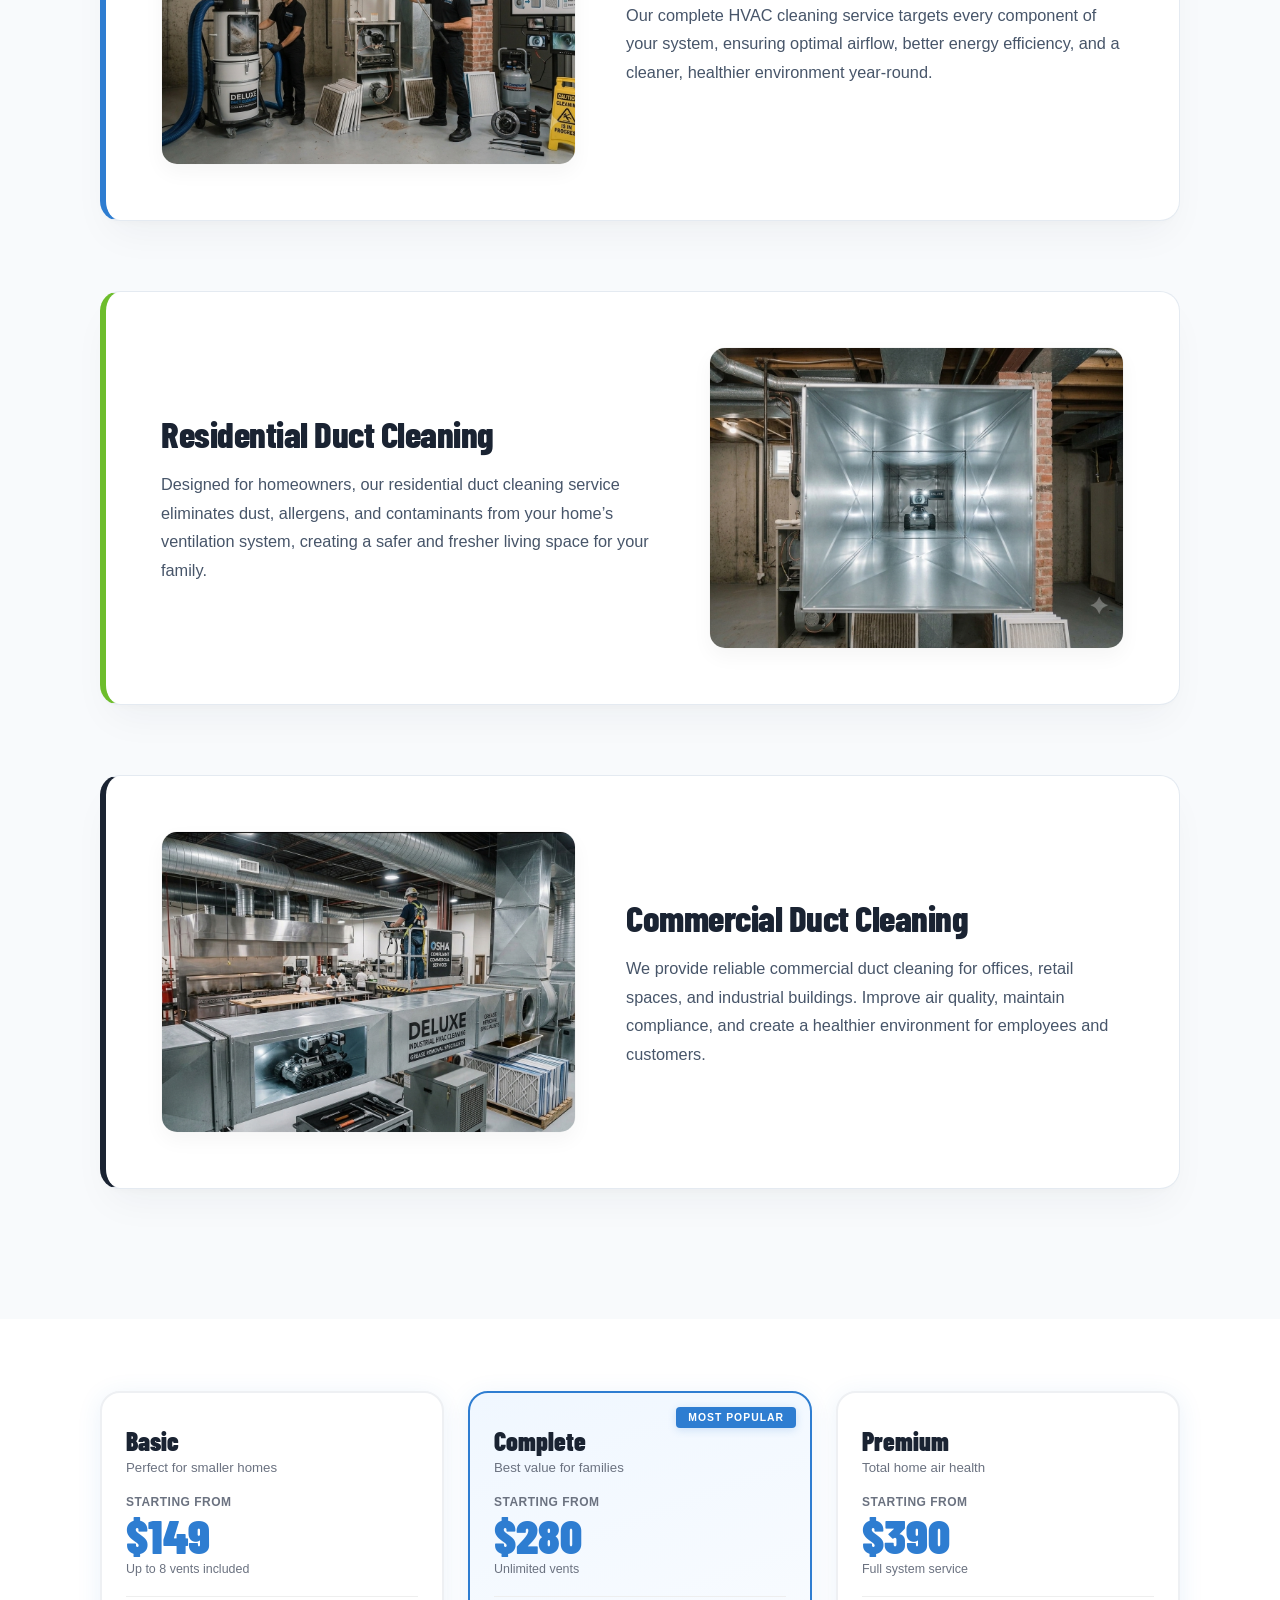
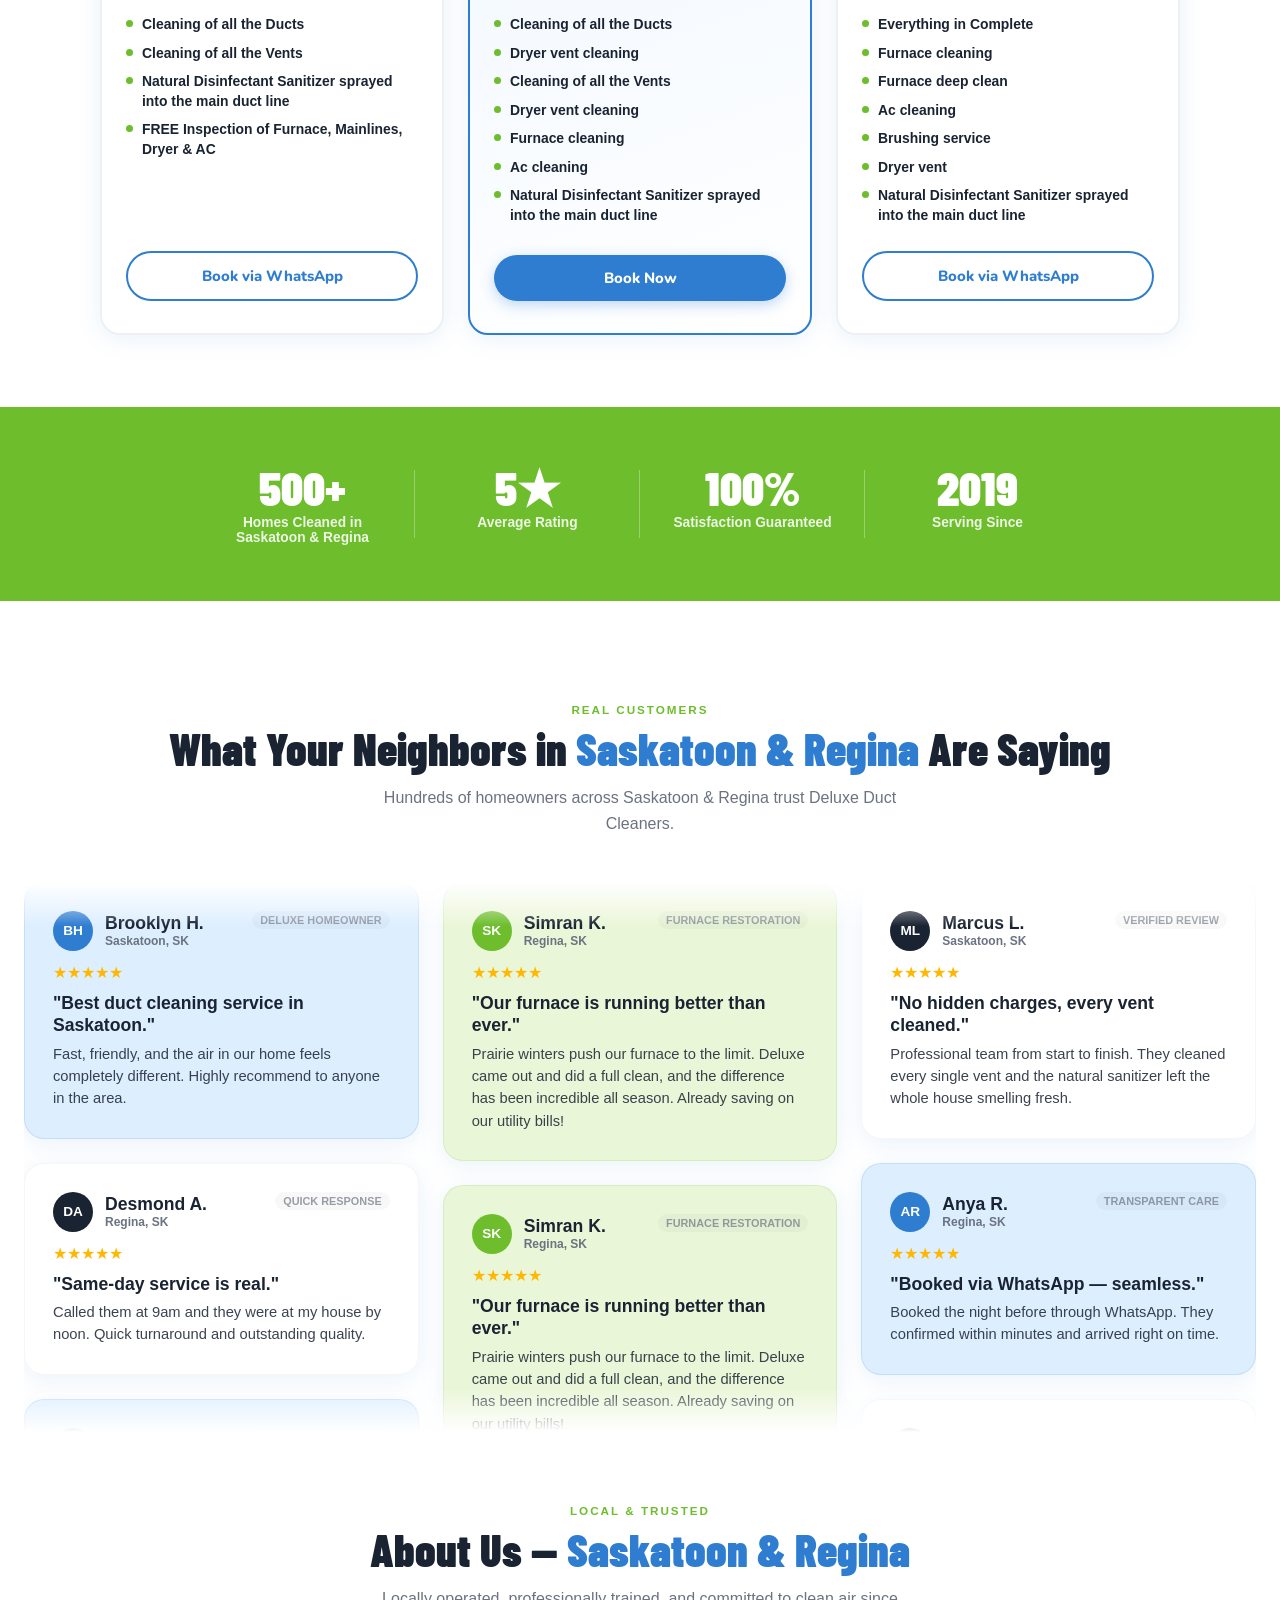
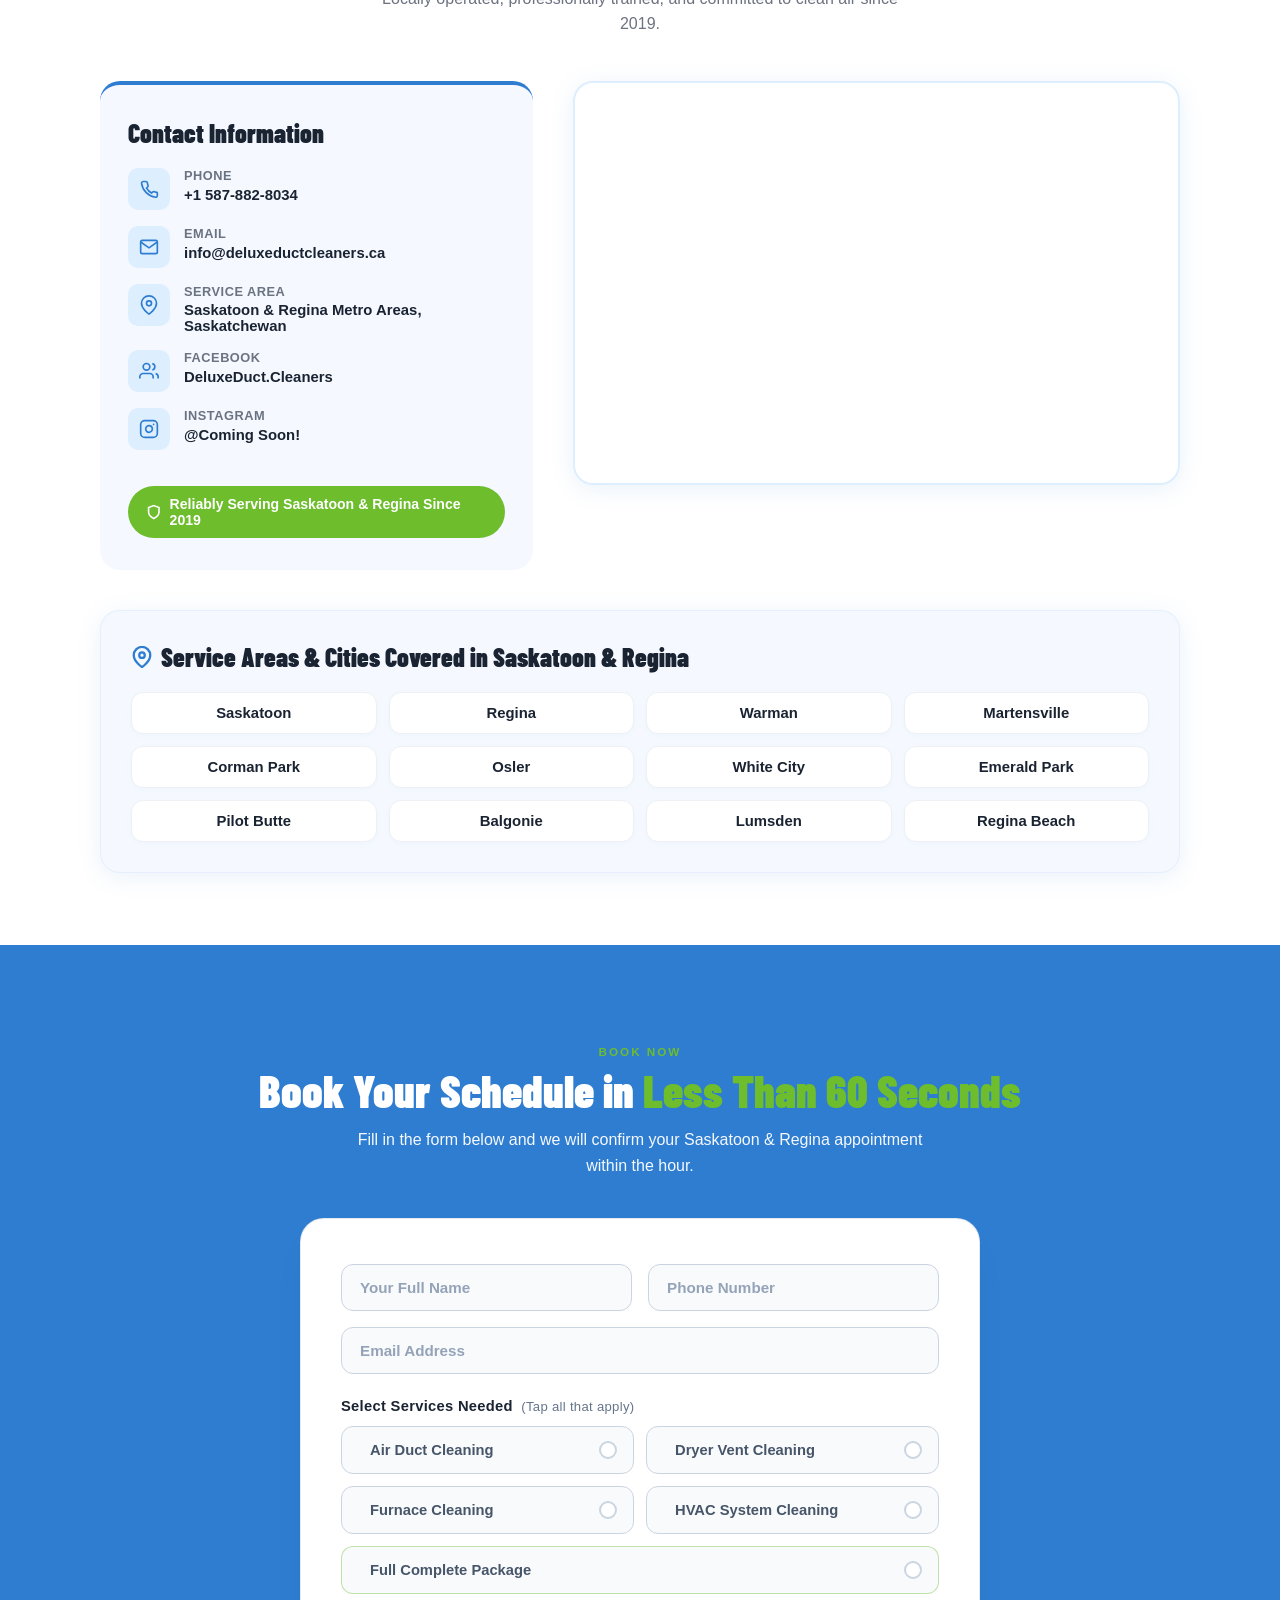
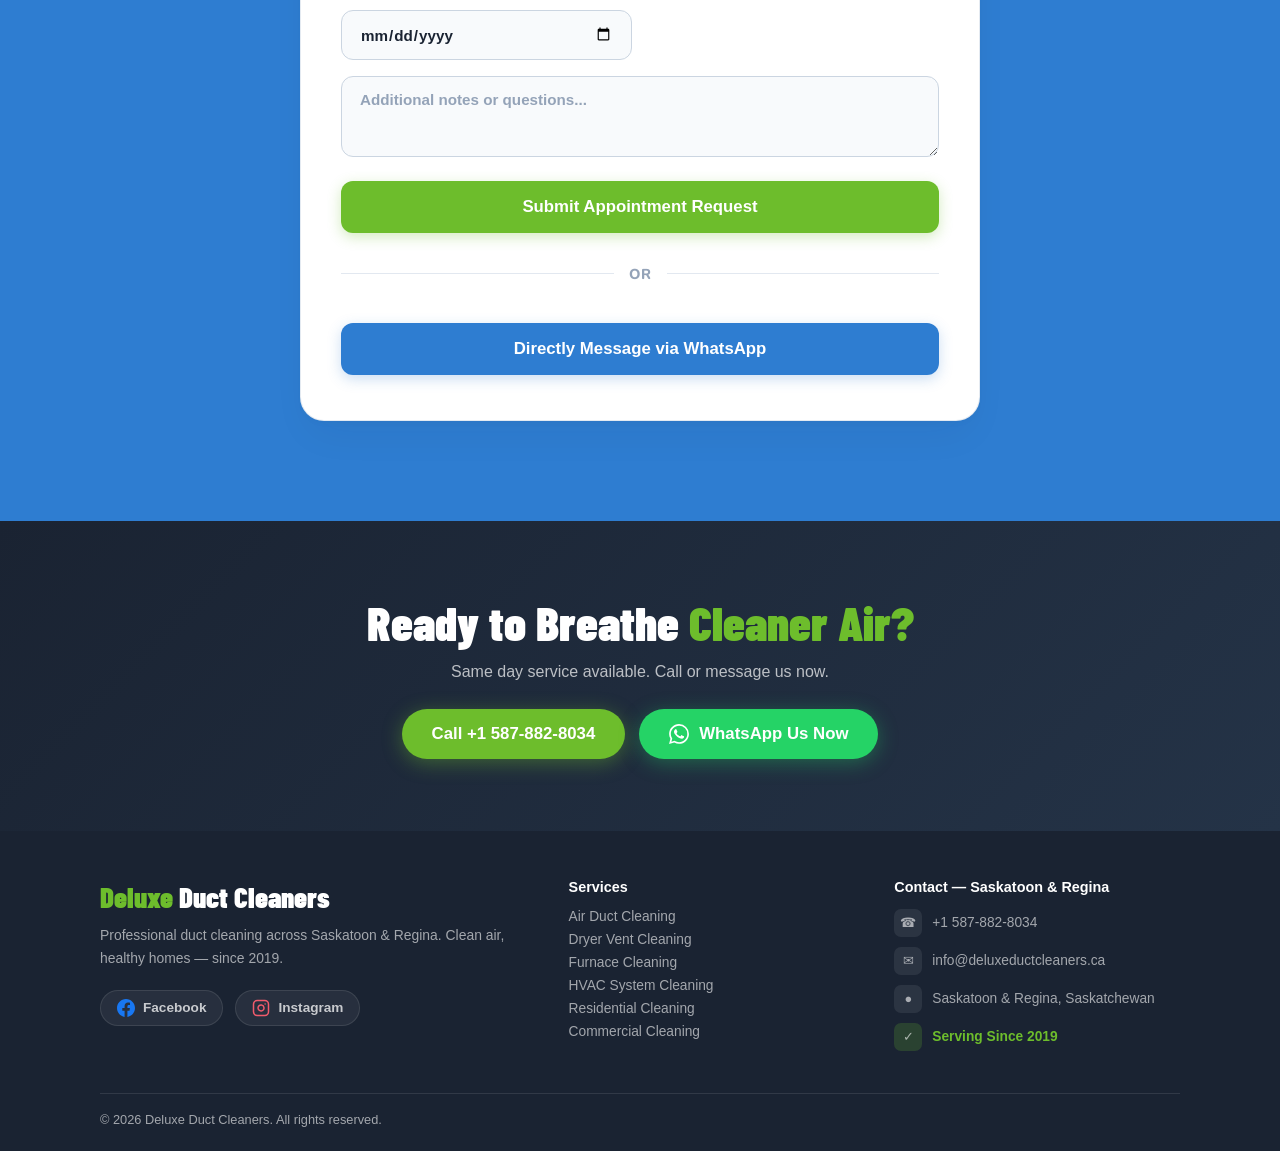
<file: saskatoon-regina.html>
<!DOCTYPE html>
<html lang="en">
<head>
<meta charset="UTF-8">
<meta name="viewport" content="width=device-width, initial-scale=1.0">
<title>Deluxe Duct Cleaners — Saskatoon & Regina</title>
<!-- 1. The Standard Icon for Microsoft Edge / General Browsers -->
<link rel="icon" type="image/x-icon" href="assets/favicon.ico">

<!-- 2. The High-Res PNG Icon for Google Search Snippets -->
<link rel="icon" type="image/png" sizes="96x96" href="assets/favicon-96x96.png">

<!-- 3. The Apple Touch Icon for iOS/Safari Mobile Listings -->
<link rel="apple-touch-icon" sizes="180x180" href="assets/apple-touch-icon.png">

<!-- 4. Web App Manifest Configurations for Android/Chrome Devices -->
<link rel="manifest" href="/assets/web-app-manifest.json">


<link rel="preconnect" href="https://fonts.googleapis.com">
<link rel="icon" href="/favicon.ico" type="image/x-icon">
  <link rel="icon" href="/assets/favicon.png" type="image/png" sizes="32x32">
  <link href="https://fonts.googleapis.com/css2?family=Nunito:wght@400;600;700;800;900&family=Barlow+Condensed:wght@600;700;800;900&display=swap" rel="stylesheet">
<link rel="stylesheet" href="assets/style.css">

<style>
/* --- Province switcher dropdown --- */
.loc-dropdown{position:relative;}
.loc-dropdown .loc-toggle{cursor:pointer;background:none;border:none;font:inherit;display:inline-flex;align-items:center;gap:6px;padding:inherit;}
.loc-caret{transition:transform .2s ease;flex-shrink:0;}
.loc-dropdown.open .loc-caret{transform:rotate(180deg);}
.loc-dropdown-menu{display:none;position:absolute;top:calc(100% + 10px);right:0;background:#fff;border-radius:12px;box-shadow:0 14px 34px rgba(0,0,0,.18);min-width:210px;padding:6px;z-index:999;}
.loc-dropdown.open .loc-dropdown-menu{display:block;}
.loc-option{display:flex;align-items:center;gap:8px;padding:10px 12px;border-radius:8px;font-size:.9rem;font-weight:600;color:#1a1a1a;text-decoration:none;white-space:nowrap;}
.loc-option:hover{background:rgba(0,0,0,.06);}
.loc-option.active{background:rgba(46,125,209,.12);color:#2E7DD1;}
.loc-option.active::after{content:"\2713";margin-left:auto;font-weight:800;}

.sm-loc-label{padding:10px 4px 4px;font-size:.72rem;letter-spacing:.06em;text-transform:uppercase;opacity:.55;font-weight:700;}
.sm-loc-list{display:flex;flex-direction:column;gap:2px;}
.sm-loc-option{display:flex;align-items:center;gap:8px;padding:10px 8px;border-radius:8px;font-weight:600;text-decoration:none;color:inherit;}
.sm-loc-option:hover{background:rgba(0,0,0,.06);}
.sm-loc-option.active{background:rgba(46,125,209,.14);color:#2E7DD1;}
.sm-loc-option.active::after{content:"\2713";margin-left:auto;font-weight:800;}

@media (max-width:900px){
  .loc-dropdown-menu{right:-10px;min-width:200px;}
}
@media (max-width:520px){
  .loc-dropdown .loc-toggle span{display:none;}
  .loc-dropdown-menu{right:-90px;max-width:calc(100vw - 20px);}
}
</style>
</head>
<body>

<div class="overlay" id="overlay" onclick="closeSM()"></div>
<div class="sidemenu" id="sidemenu">
  <div class="sm-head">
    <div class="nav-logo"><img src="assets/logo.jpeg" alt="Logo"></div>
    <button class="sm-close" onclick="closeSM()">✕</button>
  </div>
  <div class="sm-links">
    <a href="#hero" onclick="navigateMobile('hero');return false;">Home</a>
    <a href="#services" onclick="navigateMobile('services');return false;">Services</a>
    <a href="#packages" onclick="navigateMobile('packages');return false;">Packages</a>
    <a href="#reviews" onclick="navigateMobile('reviews');return false;">Reviews</a>
    <a href="#contact" onclick="navigateMobile('contact');return false;">About Us</a>
    <a href="#cta-band" onclick="navigateMobile('cta-band');return false;">Contact Us</a>

   <div class="sm-divider"></div>
    <div class="sm-loc-label">Switch Province</div>
    <div class="sm-loc-list">
    <a href="index.html" class="sm-loc-option"><svg width="13" height="13" viewBox="0 0 24 24" fill="none" stroke="currentColor" stroke-width="2.5"><path d="M21 10c0 7-9 13-9 13s-9-6-9-13a9 9 0 0118 0z"/><circle cx="12" cy="10" r="3"/></svg> Ontario</a>
    <a href="alberta.html" class="sm-loc-option"><svg width="13" height="13" viewBox="0 0 24 24" fill="none" stroke="currentColor" stroke-width="2.5"><path d="M21 10c0 7-9 13-9 13s-9-6-9-13a9 9 0 0118 0z"/><circle cx="12" cy="10" r="3"/></svg> Alberta</a>
    <a href="saskatchewan.html" class="sm-loc-option"><svg width="13" height="13" viewBox="0 0 24 24" fill="none" stroke="currentColor" stroke-width="2.5"><path d="M21 10c0 7-9 13-9 13s-9-6-9-13a9 9 0 0118 0z"/><circle cx="12" cy="10" r="3"/></svg> Saskatchewan</a>
    <a href="british-columbia.html" class="sm-loc-option"><svg width="13" height="13" viewBox="0 0 24 24" fill="none" stroke="currentColor" stroke-width="2.5"><path d="M21 10c0 7-9 13-9 13s-9-6-9-13a9 9 0 0118 0z"/><circle cx="12" cy="10" r="3"/></svg> British Columbia</a>
    <a href="manitoba.html" class="sm-loc-option"><svg width="13" height="13" viewBox="0 0 24 24" fill="none" stroke="currentColor" stroke-width="2.5"><path d="M21 10c0 7-9 13-9 13s-9-6-9-13a9 9 0 0118 0z"/><circle cx="12" cy="10" r="3"/></svg> Manitoba</a>
    <a href="saskatoon-regina.html" class="sm-loc-option active"><svg width="13" height="13" viewBox="0 0 24 24" fill="none" stroke="currentColor" stroke-width="2.5"><path d="M21 10c0 7-9 13-9 13s-9-6-9-13a9 9 0 0118 0z"/><circle cx="12" cy="10" r="3"/></svg> Saskatoon & Regina</a>
    </div>
  </div>
  <div class="sm-footer">
    <a href="https://wa.me/15878828034" target="_blank" class="sm-wa">
      <svg width="18" height="18" viewBox="0 0 24 24" fill="currentColor"><path d="M17.472 14.382c-.297-.149-1.758-.867-2.03-.967-.273-.099-.471-.148-.67.15-.197.297-.767.966-.94 1.164-.173.199-.347.223-.644.075-.297-.15-1.255-.463-2.39-1.475-.883-.788-1.48-1.761-1.653-2.059-.173-.297-.018-.458.13-.606.134-.133.298-.347.446-.52.149-.174.198-.298.298-.497.099-.198.05-.371-.025-.52-.075-.149-.669-1.612-.916-2.207-.242-.579-.487-.5-.669-.51-.173-.008-.371-.01-.57-.01-.198 0-.52.074-.792.372-.272.297-1.04 1.016-1.04 2.479 0 1.462 1.065 2.875 1.213 3.074.149.198 2.096 3.2 5.077 4.487.709.306 1.262.489 1.694.625.712.227 1.36.195 1.871.118.571-.085 1.758-.719 2.006-1.413.248-.694.248-1.289.173-1.413-.074-.124-.272-.198-.57-.347m-5.421 7.403h-.004a9.87 9.87 0 01-5.031-1.378l-.361-.214-3.741.982.998-3.648-.235-.374a9.86 9.86 0 01-1.51-5.26c.001-5.45 4.436-9.884 9.888-9.884 2.64 0 5.122 1.03 6.988 2.898a9.825 9.825 0 012.893 6.994c-.003 5.45-4.437 9.884-9.885 9.884m8.413-18.297A11.815 11.815 0 0012.05 0C5.495 0 .16 5.335.157 11.892c0 2.096.547 4.142 1.588 5.945L.057 24l6.305-1.654a11.882 11.882 0 005.683 1.448h.005c6.554 0 11.89-5.335 11.893-11.893a11.821 11.821 0 00-3.48-8.413Z"/></svg>
      WhatsApp Message
    </a>
  </div>
</div>

<nav class="topnav" id="topnav">
  <div class="nav-logo"><img src="assets/logo.jpeg" alt="Logo"></div>
  <div class="nav-center">
    <a href="#hero" onclick="scrollToSection('hero');return false;">Home</a>
    <a href="#services" onclick="scrollToSection('services');return false;">Services</a>
    <a href="#packages" onclick="scrollToSection('packages');return false;">Packages</a>
    <a href="#reviews" onclick="scrollToSection('reviews');return false;">Reviews</a>
    <a href="#contact" onclick="scrollToSection('contact');return false;">About Us</a>
    <a href="#cta-band" onclick="scrollToSection('cta-band');return false;">Contact Us</a>
  </div>
  <div class="nav-right">
    <div class="loc-dropdown" id="locDropdown">
      <button type="button" class="loc-toggle" onclick="toggleLocDropdown(event)" aria-haspopup="true" aria-expanded="false">
        <svg width="13" height="13" viewBox="0 0 24 24" fill="none" stroke="currentColor" stroke-width="2.5"><path d="M21 10c0 7-9 13-9 13s-9-6-9-13a9 9 0 0118 0z"/><circle cx="12" cy="10" r="3"/></svg>
        <span>Saskatoon & Regina</span>
        <svg class="loc-caret" width="10" height="10" viewBox="0 0 24 24" fill="none" stroke="currentColor" stroke-width="2.5"><path d="M6 9l6 6 6-6"/></svg>
      </button>
      <div class="loc-dropdown-menu" id="locDropdownMenu" role="menu">
    <a href="index.html" class="loc-option" role="menuitem">Ontario</a>
    <a href="alberta.html" class="loc-option" role="menuitem">Alberta</a>
    <a href="saskatchewan.html" class="loc-option" role="menuitem">Saskatchewan</a>
    <a href="british-columbia.html" class="loc-option" role="menuitem">British Columbia</a>
    <a href="manitoba.html" class="loc-option" role="menuitem">Manitoba</a>
    <a href="saskatoon-regina.html" class="loc-option active" role="menuitem">Saskatoon & Regina</a>
      </div>
    </div>
    <a href="tel:+15878828034" class="btn-nav-call">+1 587-882-8034</a>
    <a href="https://wa.me/15878828034" target="_blank" class="btn-nav-wa">
      <svg width="15" height="15" viewBox="0 0 24 24" fill="currentColor"><path d="M17.472 14.382c-.297-.149-1.758-.867-2.03-.967-.273-.099-.471-.148-.67.15-.197.297-.767.966-.94 1.164-.173.199-.347.223-.644.075-.297-.15-1.255-.463-2.39-1.475-.883-.788-1.48-1.761-1.653-2.059-.173-.297-.018-.458.13-.606.134-.133.298-.347.446-.52.149-.174.198-.298.298-.497.099-.198.05-.371-.025-.52-.075-.149-.669-1.612-.916-2.207-.242-.579-.487-.5-.669-.51-.173-.008-.371-.01-.57-.01-.198 0-.52.074-.792.372-.272.297-1.04 1.016-1.04 2.479 0 1.462 1.065 2.875 1.213 3.074.149.198 2.096 3.2 5.077 4.487.709.306 1.262.489 1.694.625.712.227 1.36.195 1.871.118.571-.085 1.758-.719 2.006-1.413.248-.694.248-1.289.173-1.413-.074-.124-.272-.198-.57-.347m-5.421 7.403h-.004a9.87 9.87 0 01-5.031-1.378l-.361-.214-3.741.982.998-3.648-.235-.374a9.86 9.86 0 01-1.51-5.26c.001-5.45 4.436-9.884 9.888-9.884 2.64 0 5.122 1.03 6.988 2.898a9.825 9.825 0 012.893 6.994c-.003 5.45-4.437 9.884-9.885 9.884m8.413-18.297A11.815 11.815 0 0012.05 0C5.495 0 .16 5.335.157 11.892c0 2.096.547 4.142 1.588 5.945L.057 24l6.305-1.654a11.882 11.882 0 005.683 1.448h.005c6.554 0 11.89-5.335 11.893-11.893a11.821 11.821 0 00-3.48-8.413Z"/></svg>
      WhatsApp
    </a>
    <button class="hamburger" onclick="openSM()"><span></span><span></span><span></span></button>
  </div>
</nav>

<section class="hero" id="hero">
  <div class="hero-inner">
    <div class="hero-text">
      <span class="badge">Serving Since 2019 — Saskatoon & Regina</span>
      <h1>Professional Air Duct<br>Cleaning in <span>Saskatoon & Regina</span></h1>
      <p>Breathe cleaner air. Improve HVAC efficiency. Trusted by hundreds of homeowners across Saskatoon & Regina since 2019.</p>
      <div class="hero-btns">
        <button class="btn-appt" onclick="scrollToSection('booking')">
          <svg width="18" height="18" viewBox="0 0 24 24" fill="none" stroke="currentColor" stroke-width="2.5"><rect x="3" y="4" width="18" height="18" rx="2"/><path d="M16 2v4M8 2v4M3 10h18"/></svg>
          Make Your Appointment
        </button>
        <a href="https://wa.me/15878828034" target="_blank" class="btn-wa">
          <svg width="18" height="18" viewBox="0 0 24 24" fill="currentColor"><path d="M17.472 14.382c-.297-.149-1.758-.867-2.03-.967-.273-.099-.471-.148-.67.15-.197.297-.767.966-.94 1.164-.173.199-.347.223-.644.075-.297-.15-1.255-.463-2.39-1.475-.883-.788-1.48-1.761-1.653-2.059-.173-.297-.018-.458.13-.606.134-.133.298-.347.446-.52.149-.174.198-.298.298-.497.099-.198.05-.371-.025-.52-.075-.149-.669-1.612-.916-2.207-.242-.579-.487-.5-.669-.51-.173-.008-.371-.01-.57-.01-.198 0-.52.074-.792.372-.272.297-1.04 1.016-1.04 2.479 0 1.462 1.065 2.875 1.213 3.074.149.198 2.096 3.2 5.077 4.487.709.306 1.262.489 1.694.625.712.227 1.36.195 1.871.118.571-.085 1.758-.719 2.006-1.413.248-.694.248-1.289.173-1.413-.074-.124-.272-.198-.57-.347m-5.421 7.403h-.004a9.87 9.87 0 01-5.031-1.378l-.361-.214-3.741.982.998-3.648-.235-.374a9.86 9.86 0 01-1.51-5.26c.001-5.45 4.436-9.884 9.888-9.884 2.64 0 5.122 1.03 6.988 2.898a9.825 9.825 0 012.893 6.994c-.003 5.45-4.437 9.884-9.885 9.884m8.413-18.297A11.815 11.815 0 0012.05 0C5.495 0 .16 5.335.157 11.892c0 2.096.547 4.142 1.588 5.945L.057 24l6.305-1.654a11.882 11.882 0 005.683 1.448h.005c6.554 0 11.89-5.335 11.893-11.893a11.821 11.821 0 00-3.48-8.413Z"/></svg>
          Chat on WhatsApp
        </a>
      </div>
      <div class="hero-tags">
        <div class="hero-tag">Unlimited Duct & Vent Cleaning</div>
        <div class="hero-tag">Dryer, Furnace & AC Checkup</div>
        <div class="hero-tag">Natural Sanitizer Included</div>
        <div class="hero-tag">Same Day Service Available</div>
      </div>
    </div>
    <div class="hero-img">
    <img src="assets/img1.jpeg" alt="Deluxe Duct Cleaners technician"></div>
  </div>
</section>

<section class="section problems-bg" id="problems">
  <div class="container">
    <div class="label anim-fade">Is Your Home Affected?</div>
    <h2 class="title anim-fade">Signs Your Ducts Need <span>Cleaning Now</span></h2>
    <p class="sub anim-fade">Dirty air ducts silently harm your family's health. Watch for these warning signs.</p>
    
    <div class="problem-row">

  <div class="problem-item reveal">
    <div class="problem-icon">
      <svg width="24" height="24" viewBox="0 0 24 24" fill="none" stroke="#2E7DD1" stroke-width="2">
        <path d="M12 2C6.48 2 2 6.48 2 12s4.48 10 10 10 10-4.48 10-10S17.52 2 12 2z"/>
        <path d="M8 12h8M12 8v8"/>
      </svg>
    </div>

    <div class="problem-content">
      <h3>Visible Dust on Vents</h3>
      <p>Dust and debris building around your vent covers means your ducts are overdue for cleaning.</p>
    </div>
  </div>

  <div class="problem-item reveal">
    <div class="problem-icon">
      <svg width="24" height="24" viewBox="0 0 24 24" fill="none" stroke="#2E7DD1" stroke-width="2">
        <path d="M20.84 4.61a5.5 5.5 0 00-7.78 0L12 5.67l-1.06-1.06a5.5 5.5 0 00-7.78 7.78l1.06 1.06L12 21.23l7.78-7.78 1.06-1.06a5.5 5.5 0 000-7.78z"/>
      </svg>
    </div>

    <div class="problem-content">
      <h3>Unexplained Allergies</h3>
      <p>Persistent sneezing, itchy eyes, or congestion indoors often points to airborne allergens circulating through dirty ducts.</p>
    </div>
  </div>

  <div class="problem-item reveal">
    <div class="problem-icon">
      <svg width="24" height="24" viewBox="0 0 24 24" fill="none" stroke="#2E7DD1" stroke-width="2">
        <path d="M13 2L3 14h9l-1 8 10-12h-9l1-8z"/>
      </svg>
    </div>

    <div class="problem-content">
      <h3>Rising Energy Bills</h3>
      <p>Blocked ducts force your HVAC to work harder, increasing energy consumption and monthly costs.</p>
    </div>
  </div>

  <div class="problem-item reveal">
    <div class="problem-icon">
      <svg width="24" height="24" viewBox="0 0 24 24" fill="none" stroke="#2E7DD1" stroke-width="2">
        <path d="M3 9l9-7 9 7v11a2 2 0 01-2 2H5a2 2 0 01-2-2z"/>
        <polyline points="9 22 9 12 15 12 15 22"/>
      </svg>
    </div>

    <div class="problem-content">
      <h3>Recent Renovation</h3>
      <p>Construction debris, drywall dust, and sawdust contaminate ducts during home renovations.</p>
    </div>
  </div>

</div>
  </div>
</section>

<section class="section services-bg" id="services">
  <div class="container">
    <div class="label anim-fade">What We Do</div>
    <h2 class="title anim-fade">Our Professional <span>Cleaning Services</span></h2>
    <p class="sub anim-fade">Comprehensive air system cleaning for every type of property in Saskatoon & Regina.</p>
    
    <div class="svc-stack-container">

      <div class="svc-card theme-blue-light">
        <div class="svc-card-body">
          <div class="svc-content">
            <h3>Air Duct Cleaning</h3>
            <p>Improve your indoor air quality with our thorough air duct cleaning service. We remove dust, allergens, and debris from your ductwork to ensure cleaner, healthier air circulation throughout your home or business.</p>
          </div>
          <div class="svc-img">
            <img src="assets/img1.jpeg" alt="Air Duct Cleaning">
          </div>
        </div>
      </div>

      <div class="svc-card theme-green-light">
        <div class="svc-card-body">
          <div class="svc-content">
            <h3>Dryer Vent Cleaning</h3>
            <p>Prevent fire hazards and improve dryer efficiency with our professional dryer vent cleaning. We clear lint buildup and blockages to help your dryer run safely, faster, and more efficiently.</p>
          </div>
          <div class="svc-img">
            <img src="assets/img2.png" alt="Dryer Vent Cleaning">
          </div>
        </div>
      </div>

      <div class="svc-card theme-white">
        <div class="svc-card-body">
          <div class="svc-content">
            <h3>Furnace Cleaning</h3>
            <p>Keep your heating system running at peak performance. Our furnace cleaning service removes dirt and buildup that can reduce efficiency, helping extend the life of your system and improve indoor air quality.</p>
          </div>
          <div class="svc-img">
            <img src="assets/img3.png" alt="Furnace Cleaning">
          </div>
        </div>
      </div>

      <div class="svc-card theme-blue-light">
        <div class="svc-card-body">
          <div class="svc-content">
            <h3>HVAC System Cleaning</h3>
            <p>Our complete HVAC cleaning service targets every component of your system, ensuring optimal airflow, better energy efficiency, and a cleaner, healthier environment year-round.</p>
          </div>
          <div class="svc-img">
            <img src="assets/img4.png" alt="HVAC System Cleaning">
          </div>
        </div>
      </div>

      <div class="svc-card theme-green-light">
        <div class="svc-card-body">
          <div class="svc-content">
            <h3>Residential Duct Cleaning</h3>
            <p>Designed for homeowners, our residential duct cleaning service eliminates dust, allergens, and contaminants from your home’s ventilation system, creating a safer and fresher living space for your family.</p>
          </div>
          <div class="svc-img">
            <img src="assets/img5.png" alt="Residential Duct Cleaning">
          </div>
        </div>
      </div>

      <div class="svc-card theme-white">
        <div class="svc-card-body">
          <div class="svc-content">
            <h3>Commercial Duct Cleaning</h3>
            <p>We provide reliable commercial duct cleaning for offices, retail spaces, and industrial buildings. Improve air quality, maintain compliance, and create a healthier environment for employees and customers.</p>
          </div>
          <div class="svc-img">
            <img src="assets/img6.png" alt="Commercial Duct Cleaning">
          </div>
        </div>
      </div>

    </div>
  </div>
</section>

<section class="section packages-bg" id="packages">
  <div class="container">
    <div class="pkg-grid">
      
      <div class="pkg-card anim-pop stagger-1">
        <div class="pkg-name">Basic</div> 
        <div class="pkg-tag">Perfect for smaller homes</div> 
        <div class="pkg-price"> 
          <div class="pkg-from">Starting from</div>
          <div class="pkg-amount">$149</div>
          <div class="pkg-note">Up to 8 vents included</div>
        </div>
        <div class="pkg-div"></div> 
        <ul class="pkg-features"> 
          <li>Cleaning of all the Ducts</li>
          <li>Cleaning of all the Vents</li>
          <li>Natural Disinfectant Sanitizer sprayed into the main duct line</li>
          <li>FREE Inspection of Furnace, Mainlines, Dryer &amp; AC</li>
        </ul>
        <a href="https://wa.me/15878828034" target="_blank" class="pkg-btn pkg-outline">Book via WhatsApp</a> 
      </div>

      <div class="pkg-card featured anim-pop stagger-2">
        <div class="pkg-name">Complete</div> 
        <div class="pkg-tag">Best value for families</div> 
        <div class="pkg-price"> 
          <div class="pkg-from">Starting from</div>
          <div class="pkg-amount">$280</div>
          <div class="pkg-note">Unlimited vents</div>
        </div>
        <div class="pkg-div"></div> 
        <ul class="pkg-features"> 
          <li>Cleaning of all the Ducts</li>
          <li>Dryer vent cleaning</li>
          <li>Cleaning of all the Vents</li>
          <li>Dryer vent cleaning</li>
          <li>Furnace cleaning</li>
          <li>Ac cleaning</li>
          <li>Natural Disinfectant Sanitizer sprayed into the main duct line</li>
        </ul>
        <a href="#" class="pkg-btn pkg-fill">Book Now</a> 
      </div>

      <div class="pkg-card anim-pop stagger-3">
        <div class="pkg-name">Premium</div> 
        <div class="pkg-tag">Total home air health</div> 
        <div class="pkg-price"> 
          <div class="pkg-from">Starting from</div>
          <div class="pkg-amount">$390</div>
          <div class="pkg-note">Full system service</div>
        </div>
        <div class="pkg-div"></div> 
        <ul class="pkg-features"> 
          <li>Everything in Complete</li>
          <li>Furnace cleaning</li>
          <li>Furnace deep clean</li>
          <li>Ac cleaning</li>
          <li>Brushing service</li>
          <li>Dryer vent</li>
          <li>Natural Disinfectant Sanitizer sprayed into the main duct line</li>
        </ul>
        <a href="https://wa.me/15878828034" target="_blank" class="pkg-btn pkg-outline">Book via WhatsApp</a> 
      </div>

    </div>
  </div>
</section>

<div class="stats-strip">
  <div class="stats-row">
    <div class="stat-item"><div class="stat-num">500+</div><div class="stat-label">Homes Cleaned in Saskatoon & Regina</div></div>
    <div class="stat-item"><div class="stat-num">5★</div><div class="stat-label">Average Rating</div></div>
    <div class="stat-item"><div class="stat-num">100%</div><div class="stat-label">Satisfaction Guaranteed</div></div>
    <div class="stat-item"><div class="stat-num">2019</div><div class="stat-label">Serving Since</div></div>
  </div>
</div>

<section class="section reviews-section" id="reviews" style="padding-bottom:0;">
  <div class="container">
    <div class="label anim-fade" style="padding-top: 30px;">Real Customers</div>
    <h2 class="title anim-fade">What Your Neighbors in <span>Saskatoon & Regina</span> Are Saying </h2>
    <p class="sub anim-fade">Hundreds of homeowners across Saskatoon & Regina trust Deluxe Duct Cleaners.</p>
  </div>
  
  <div class="reviews-marquee-track">
    <div class="rev-marquee-col scroll-up">
      <div class="rev-marquee-group">
        <div class="rev-float-card theme-blue">
          <div class="rev-card-header">
            <div class="rev-avatar">BH</div>
            <div class="rev-meta"><h3>Brooklyn H.</h3><div class="rev-location">Saskatoon, SK</div></div>
            <span class="rev-badge-tag">Deluxe Homeowner</span>
          </div>
          <div class="stars">★★★★★</div>
          <p class="rev-quote">"Best duct cleaning service in Saskatoon."</p>
          <p class="rev-fulltext">Fast, friendly, and the air in our home feels completely different. Highly recommend to anyone in the area.</p>
        </div>
        <div class="rev-float-card theme-white">
          <div class="rev-card-header">
            <div class="rev-avatar">DA</div>
            <div class="rev-meta"><h3>Desmond A.</h3><div class="rev-location">Regina, SK</div></div>
            <span class="rev-badge-tag">Quick Response</span>
          </div>
          <div class="stars">★★★★★</div>
          <p class="rev-quote">"Same-day service is real."</p>
          <p class="rev-fulltext">Called them at 9am and they were at my house by noon. Quick turnaround and outstanding quality.</p>
        </div>
      </div>
      <div class="rev-marquee-group" aria-hidden="true">
        <div class="rev-float-card theme-blue">
          <div class="rev-card-header">
            <div class="rev-avatar">BH</div>
            <div class="rev-meta"><h3>Brooklyn H.</h3><div class="rev-location">Saskatoon, SK</div></div>
            <span class="rev-badge-tag">Deluxe Homeowner</span>
          </div>
          <div class="stars">★★★★★</div>
          <p class="rev-quote">"Best duct cleaning service in Saskatoon."</p>
          <p class="rev-fulltext">Fast, friendly, and the air in our home feels completely different. Highly recommend to anyone in the area.</p>
        </div>
        <div class="rev-float-card theme-white">
          <div class="rev-card-header">
            <div class="rev-avatar">DA</div>
            <div class="rev-meta"><h3>Desmond A.</h3><div class="rev-location">Regina, SK</div></div>
            <span class="rev-badge-tag">Quick Response</span>
          </div>
          <div class="stars">★★★★★</div>
          <p class="rev-quote">"Same-day service is real."</p>
          <p class="rev-fulltext">Called them at 9am and they were at my house by noon. Quick turnaround and outstanding quality.</p>
        </div>
      </div>
    </div>

    <div class="rev-marquee-col scroll-down">
      <div class="rev-marquee-group">
        <div class="rev-float-card theme-green">
          <div class="rev-card-header">
            <div class="rev-avatar">SK</div>
            <div class="rev-meta"><h3>Simran K.</h3><div class="rev-location">Regina, SK</div></div>
            <span class="rev-badge-tag">Furnace Restoration</span>
          </div>
          <div class="stars">★★★★★</div>
          <p class="rev-quote">"Our furnace is running better than ever."</p>
          <p class="rev-fulltext">Prairie winters push our furnace to the limit. Deluxe came out and did a full clean, and the difference has been incredible all season. Already saving on our utility bills!</p>
        </div>
      </div>
      <div class="rev-marquee-group" aria-hidden="true">
        <div class="rev-float-card theme-green">
          <div class="rev-card-header">
            <div class="rev-avatar">SK</div>
            <div class="rev-meta"><h3>Simran K.</h3><div class="rev-location">Regina, SK</div></div>
            <span class="rev-badge-tag">Furnace Restoration</span>
          </div>
          <div class="stars">★★★★★</div>
          <p class="rev-quote">"Our furnace is running better than ever."</p>
          <p class="rev-fulltext">Prairie winters push our furnace to the limit. Deluxe came out and did a full clean, and the difference has been incredible all season. Already saving on our utility bills!</p>
        </div>
      </div>
    </div>

    <div class="rev-marquee-col scroll-up">
      <div class="rev-marquee-group">
        <div class="rev-float-card theme-white">
          <div class="rev-card-header">
            <div class="rev-avatar">ML</div>
            <div class="rev-meta"><h3>Marcus L.</h3><div class="rev-location">Saskatoon, SK</div></div>
            <span class="rev-badge-tag">Verified Review</span>
          </div>
          <div class="stars">★★★★★</div>
          <p class="rev-quote">"No hidden charges, every vent cleaned."</p>
          <p class="rev-fulltext">Professional team from start to finish. They cleaned every single vent and the natural sanitizer left the whole house smelling fresh.</p>
        </div>
        <div class="rev-float-card theme-blue">
          <div class="rev-card-header">
            <div class="rev-avatar">AR</div>
            <div class="rev-meta"><h3>Anya R.</h3><div class="rev-location">Regina, SK</div></div>
            <span class="rev-badge-tag">Transparent Care</span>
          </div>
          <div class="stars">★★★★★</div>
          <p class="rev-quote">"Booked via WhatsApp — seamless."</p>
          <p class="rev-fulltext">Booked the night before through WhatsApp. They confirmed within minutes and arrived right on time.</p>
        </div>
      </div>
      <div class="rev-marquee-group" aria-hidden="true">
        <div class="rev-float-card theme-white">
          <div class="rev-card-header">
            <div class="rev-avatar">ML</div>
            <div class="rev-meta"><h3>Marcus L.</h3><div class="rev-location">Saskatoon, SK</div></div>
            <span class="rev-badge-tag">Verified Review</span>
          </div>
          <div class="stars">★★★★★</div>
          <p class="rev-quote">"No hidden charges, every vent cleaned."</p>
          <p class="rev-fulltext">Professional team from start to finish. They cleaned every single vent and the natural sanitizer left the whole house smelling fresh.</p>
        </div>
        <div class="rev-float-card theme-blue">
          <div class="rev-card-header">
            <div class="rev-avatar">AR</div>
            <div class="rev-meta"><h3>Anya R.</h3><div class="rev-location">Regina, SK</div></div>
            <span class="rev-badge-tag">Transparent Care</span>
          </div>
          <div class="stars">★★★★★</div>
          <p class="rev-quote">"Booked via WhatsApp — seamless."</p>
          <p class="rev-fulltext">Booked the night before through WhatsApp. They confirmed within minutes and arrived right on time.</p>
        </div>
      </div>
    </div>
  </div>
</section>

<section class="section contact-bg" id="contact">
  <div class="container">
    <div class="label anim-fade">Local &amp; Trusted</div>
    <h2 class="title anim-fade">About Us — <span>Saskatoon & Regina</span></h2>
    <p class="sub anim-fade">Locally operated, professionally trained, and committed to clean air since 2019.</p>
    
    <div class="contact-layout">
      <div class="contact-card anim-left">
        <h3>Contact Information</h3>
        <div class="ci">
          <div class="ci-icon"><svg width="20" height="20" viewBox="0 0 24 24" fill="none" stroke="#2E7DD1" stroke-width="2"><path d="M22 16.92v3a2 2 0 01-2.18 2A19.79 19.79 0 013.09 5.18 2 2 0 015.07 3h3a2 2 0 012 1.72 12.84 12.84 0 00.7 2.81 2 2 0 01-.45 2.11L9.09 10.91a16 16 0 006 6l1.27-1.27a2 2 0 012.11-.45 12.84 12.84 0 002.81.7A2 2 0 0122 16.92z"/></svg></div>
          <div class="ci-text"><h4>Phone</h4><a href="tel:+15878828034">+1 587-882-8034</a></div>
        </div>
        <div class="ci">
          <div class="ci-icon"><svg width="20" height="20" viewBox="0 0 24 24" fill="none" stroke="#2E7DD1" stroke-width="2"><path d="M4 4h16c1.1 0 2 .9 2 2v12c0 1.1-.9 2-2 2H4c-1.1 0-2-.9-2-2V6c0-1.1.9-2 2-2z"/><polyline points="22,6 12,13 2,6"/></svg></div>
          <div class="ci-text"><h4>Email</h4><a href="mailto:info@deluxeductcleaners.ca">info@deluxeductcleaners.ca</a></div>
        </div>
        <div class="ci">
          <div class="ci-icon"><svg width="20" height="20" viewBox="0 0 24 24" fill="none" stroke="#2E7DD1" stroke-width="2"><path d="M21 10c0 7-9 13-9 13s-9-6-9-13a9 9 0 0118 0z"/><circle cx="12" cy="10" r="3"/></svg></div>
          <div class="ci-text"><h4>Service Area</h4><p>Saskatoon &amp; Regina Metro Areas, Saskatchewan</p></div>
        </div>
        <div class="ci">
          <div class="ci-icon"><svg width="20" height="20" viewBox="0 0 24 24" fill="none" stroke="#2E7DD1" stroke-width="2"><path d="M17 21v-2a4 4 0 00-4-4H5a4 4 0 00-4 4v2"/><circle cx="9" cy="7" r="4"/><path d="M23 21v-2a4 4 0 00-3-3.87M16 3.13a4 4 0 010 7.75"/></svg></div>
          <div class="ci-text"><h4>Facebook</h4><a href="https://www.facebook.com/DeluxeDuct.Cleaners" target="_blank">DeluxeDuct.Cleaners</a></div>
        </div>
        <div class="ci">
          <div class="ci-icon">
            <svg width="20" height="20" viewBox="0 0 24 24" fill="none" stroke="#2E7DD1" stroke-width="2" stroke-linecap="round" stroke-linejoin="round">
              <rect x="2" y="2" width="20" height="20" rx="5" ry="5"></rect>
              <path d="M16 11.37A4 4 0 1 1 12.63 8 4 4 0 0 1 16 11.37z"></path>
              <line x1="17.5" y1="6.5" x2="17.51" y2="6.5"></line>
            </svg>
          </div>
          <div class="ci-text">
            <h4>Instagram</h4>
            <a href="www.instagram.com" target="_blank">@Coming Soon!</a>
          </div>
        </div>
        <span class="since-badge">
          <svg width="16" height="16" viewBox="0 0 24 24" fill="none" stroke="currentColor" stroke-width="2.5"><path d="M12 22s8-4 8-10V5l-8-3-8 3v7c0 6 8 10 8 10z"/></svg>
          Reliably Serving Saskatoon & Regina Since 2019
        </span>
      </div>
      
      <div class="map-frame anim-right">
        <iframe src="https://www.google.com/maps?q=Saskatoon,Saskatchewan,Canada&output=embed" allowfullscreen="" loading="lazy" referrerpolicy="no-referrer-when-downgrade"></iframe>
      </div>
    </div>

    <div class="areas-covered-box anim-fade" style="margin-top: 40px;">
      <h3 class="areas-title">
        <svg width="22" height="22" viewBox="0 0 24 24" fill="none" stroke="var(--blue)" stroke-width="2.5" style="margin-right: 8px; vertical-align: middle;"><path d="M21 10c0 7-9 13-9 13s-9-6-9-13a9 9 0 0118 0z"/><circle cx="12" cy="10" r="3"/></svg>
        Service Areas &amp; Cities Covered in Saskatoon & Regina
      </h3>
      <div class="city-grid">
        <div class="city-badge">Saskatoon</div>
        <div class="city-badge">Regina</div>
        <div class="city-badge">Warman</div>
        <div class="city-badge">Martensville</div>
        <div class="city-badge">Corman Park</div>
        <div class="city-badge">Osler</div>
        <div class="city-badge">White City</div>
        <div class="city-badge">Emerald Park</div>
        <div class="city-badge">Pilot Butte</div>
        <div class="city-badge">Balgonie</div>
        <div class="city-badge">Lumsden</div>
        <div class="city-badge">Regina Beach</div>
      </div>
    </div>
  </div>
</section>

<section class="section booking-bg" id="booking">
  <div class="container">
    <div class="label">Book Now</div>
    <h2 class="title">Book Your Schedule in <span style="color:var(--green)">Less Than 60 Seconds</span></h2>
    <p class="sub">Fill in the form below and we will confirm your Saskatoon & Regina appointment within the hour.</p>
    <div class="form-wrap">
      <div class="form-grid">
        <input class="finput" type="text" placeholder="Your Full Name" id="fname" required>
        <input class="finput" type="tel" placeholder="Phone Number" id="fphone" required>
        <input class="finput full" type="email" placeholder="Email Address" id="femail" required>
        <div class="finput full ms-wrapper">
          <label class="ms-label">Select Services Needed <span class="ms-sublabel">(Tap all that apply)</span></label>
          
          <div class="ms-grid-container">
            <div class="ms-card-chip" data-value="Air Duct Cleaning" onclick="toggleChip(this)">
              <div class="chip-icon"></div>
              <div class="chip-text">Air Duct Cleaning</div>
              <div class="chip-checkbox"></div>
            </div>

            <div class="ms-card-chip" data-value="Dryer Vent Cleaning" onclick="toggleChip(this)">
              <div class="chip-icon"></div>
              <div class="chip-text">Dryer Vent Cleaning</div>
              <div class="chip-checkbox"></div>
            </div>

            <div class="ms-card-chip" data-value="Furnace Cleaning" onclick="toggleChip(this)">
              <div class="chip-icon"></div>
              <div class="chip-text">Furnace Cleaning</div>
              <div class="chip-checkbox"></div>
            </div>

            <div class="ms-card-chip" data-value="HVAC System Cleaning" onclick="toggleChip(this)">
              <div class="chip-icon"></div>
              <div class="chip-text">HVAC System Cleaning</div>
              <div class="chip-checkbox"></div>
            </div>

            <div class="ms-card-chip featured-chip" data-value="Full Package" onclick="toggleChip(this)">
              <div class="chip-icon"></div>
              <div class="chip-text">Full Complete Package</div>
              <div class="chip-checkbox"></div>
            </div>
          </div>
          <input type="hidden" id="fservice" value="">
        </div>
        <input class="finput" type="date" placeholder="Preferred Date" id="fdate" required>
        <textarea class="finput full" rows="3" placeholder="Additional notes or questions..." id="fnotes"></textarea>
        <button class="fsub full" onclick="handleBook(this)">Submit Appointment Request</button>
        <div class="form-or-divider">
          <span>OR</span>
        </div>
        <a href="https://wa.me/15878828034" target="_blank" class="fsub full fsub-link">
          Directly Message via WhatsApp
        </a>
      </div>
    </div>
  </div>
</section>

<section class="cta-band" id="cta-band">
  <div class="container">
    <h2>Ready to Breathe <span>Cleaner Air?</span></h2>
    <p>Same day service available. Call or message us now.</p>
    <div class="cta-btns">
      <a href="tel:+15878828034" class="btn-cta-green">Call +1 587-882-8034</a>
      <a href="https://wa.me/15878828034" target="_blank" class="btn-cta-wa">
        <svg width="20" height="20" viewBox="0 0 24 24" fill="currentColor"><path d="M17.472 14.382c-.297-.149-1.758-.867-2.03-.967-.273-.099-.471-.148-.67.15-.197.297-.767.966-.94 1.164-.173.199-.347.223-.644.075-.297-.15-1.255-.463-2.39-1.475-.883-.788-1.48-1.761-1.653-2.059-.173-.297-.018-.458.13-.606.134-.133.298-.347.446-.52.149-.174.198-.298.298-.497.099-.198.05-.371-.025-.52-.075-.149-.669-1.612-.916-2.207-.242-.579-.487-.5-.669-.51-.173-.008-.371-.01-.57-.01-.198 0-.52.074-.792.372-.272.297-1.04 1.016-1.04 2.479 0 1.462 1.065 2.875 1.213 3.074.149.198 2.096 3.2 5.077 4.487.709.306 1.262.489 1.694.625.712.227 1.36.195 1.871.118.571-.085 1.758-.719 2.006-1.413.248-.694.248-1.289.173-1.413-.074-.124-.272-.198-.57-.347m-5.421 7.403h-.004a9.87 9.87 0 01-5.031-1.378l-.361-.214-3.741.982.998-3.648-.235-.374a9.86 9.86 0 01-1.51-5.26c.001-5.45 4.436-9.884 9.888-9.884 2.64 0 5.122 1.03 6.988 2.898a9.825 9.825 0 012.893 6.994c-.003 5.45-4.437 9.884-9.885 9.884m8.413-18.297A11.815 11.815 0 0012.05 0C5.495 0 .16 5.335.157 11.892c0 2.096.547 4.142 1.588 5.945L.057 24l6.305-1.654a11.882 11.882 0 005.683 1.448h.005c6.554 0 11.89-5.335 11.893-11.893a11.821 11.821 0 00-3.48-8.413Z"/></svg>
        WhatsApp Us Now
      </a>
    </div>
  </div>
</section>

<footer>
  <div class="footer-inner">
    <div>
      <div class="footer-brand"><span>Deluxe</span> Duct Cleaners</div>
      <p style="font-size:.87rem;line-height:1.65; margin-bottom: 20px;">Professional duct cleaning across Saskatoon & Regina. Clean air, healthy homes — since 2019.</p>
      
      <div class="footer-socials">
        <a href="https://www.facebook.com/DeluxeDuct.Cleaners" target="_blank" class="social-btn btn-fb" title="Follow us on Facebook">
          <svg width="18" height="18" viewBox="0 0 24 24" fill="currentColor"><path d="M24 12.073c0-6.627-5.373-12-12-12s-12 5.373-12 12c0 5.99 4.388 10.954 10.125 11.854v-8.385H7.078v-3.47h3.047V9.43c0-3.007 1.792-4.669 4.533-4.669 1.312 0 2.686.235 2.686.235v2.953H15.83c-1.491 0-1.956.925-1.956 1.874v2.25h3.328l-.532 3.47h-2.796v8.385C19.612 23.027 24 18.062 24 12.073z"/></svg>
          <span>Facebook</span>
        </a>

        <a href="#" class="social-btn btn-ig" title="Follow us on Instagram" onclick="return false;">
          <svg width="18" height="18" viewBox="0 0 24 24" fill="none" stroke="currentColor" stroke-width="2" stroke-linecap="round" stroke-linejoin="round"><rect x="2" y="2" width="20" height="20" rx="5" ry="5"></rect><path d="M16 11.37A4 4 0 1 1 12.63 8 4 4 0 0 1 16 11.37z"></path><line x1="17.5" y1="6.5" x2="17.51" y2="6.5"></line></svg>
          <span>Instagram</span>
        </a>
      </div>
    </div>
    
    <div class="fcol">
      <h4>Services</h4>
      <ul>
        <li>Air Duct Cleaning</li>
        <li>Dryer Vent Cleaning</li>
        <li>Furnace Cleaning</li>
        <li>HVAC System Cleaning</li>
        <li>Residential Cleaning</li>
        <li>Commercial Cleaning</li>
      </ul>
    </div>
    <div class="fcol">
      <h4>Contact — Saskatoon & Regina</h4>
      <div class="fci"><div class="fci-icon">☎</div><a href="tel:+15878828034">+1 587-882-8034</a></div>
      <div class="fci"><div class="fci-icon">✉</div><a href="mailto:info@deluxeductcleaners.ca">info@deluxeductcleaners.ca</a></div>
      <div class="fci"><div class="fci-icon">●</div><span>Saskatoon &amp; Regina, Saskatchewan</span></div>
      <div class="fci" style="margin-top:8px;"><div class="fci-icon" style="background:rgba(109,189,44,.2);">✓</div><span style="color:var(--green);font-weight:700;">Serving Since 2019</span></div>
    </div>
  </div>
  <div class="footer-bottom">
    <span>© 2026 Deluxe Duct Cleaners. All rights reserved.</span>
  </div>
</footer>

<script src="assets/main.js"></script>
<script>
(function(){
  var dropdown = document.getElementById('locDropdown');
  if(!dropdown) return;
  var btn = dropdown.querySelector('.loc-toggle');
  window.toggleLocDropdown = function(e){
    e.stopPropagation();
    var isOpen = dropdown.classList.toggle('open');
    btn.setAttribute('aria-expanded', isOpen ? 'true' : 'false');
  };
  document.addEventListener('click', function(e){
    if(!dropdown.contains(e.target)){
      dropdown.classList.remove('open');
      btn.setAttribute('aria-expanded','false');
    }
  });
  document.addEventListener('keydown', function(e){
    if(e.key === 'Escape'){
      dropdown.classList.remove('open');
      btn.setAttribute('aria-expanded','false');
    }
  });
})();
</script>

</body>
</html>
</file>
<file: assets/style.css>
:root{
  --blue:#2E7DD1;--blue-dark:#1a5fa8;--blue-light:#ddeeff;
  --green:#6DBD2C;--green-dark:#4e9a18;--green-light:#eaf6d8;
  --white:#fff;--off:#f5f9ff;--gray:#6b7280;--dark:#1a2332;
  --r:20px;--rs:12px;--sh:0 4px 24px rgba(46,125,209,.10);
}
*{margin:0;padding:0;box-sizing:border-box;}
html{scroll-behavior:smooth;}
/* Apply Inter globally to the entire website */
:root {
  --font-primary: 'Inter', sans-serif;
}

body {
  font-family: 'Inter', sans-serif !important;
  -webkit-font-smoothing: antialiased;
  -moz-osx-font-smoothing: grayscale;
}

/* Ensure form inputs, buttons, and textareas inherit Inter as well */
input, select, textarea, button, .finput, .fsub {
  font-family: 'Inter', sans-serif !important;
}


/* ── NAV ── */
.topnav{
  background:var(--white);padding:0 24px;
  display:flex;align-items:center;justify-content:space-between;
  box-shadow:0 2px 12px rgba(46,125,209,.10);
  position:sticky;top:0;z-index:200;height:66px;
}
.nav-logo img{height:46px;cursor:pointer;}
.nav-center{display:flex;gap:4px;}
.nav-center a{
  font-weight:700;font-size:.88rem;padding:8px 14px;
  border-radius:50px;text-decoration:none;color:var(--gray);
  transition:all .2s;white-space:nowrap;
}
.nav-center a:hover{background:var(--blue-light);color:var(--blue-dark);}
.nav-right{display:flex;align-items:center;gap:8px;}
.loc-toggle{
  display:flex;align-items:center;gap:6px;
  background:var(--blue-light);color:var(--blue-dark);
  font-weight:800;font-size:.85rem;padding:8px 14px;
  border-radius:50px;text-decoration:none;border:none;cursor:pointer;
  transition:all .2s;white-space:nowrap;
}
.loc-toggle:hover{background:var(--blue);color:#fff;}
.btn-nav-wa{
  background:#25D366;color:#fff;font-weight:800;font-size:.85rem;
  padding:8px 16px;border-radius:50px;text-decoration:none;
  display:flex;align-items:center;gap:5px;transition:all .2s;
  white-space:nowrap;
}
.btn-nav-wa:hover{background:#1da851;}
.btn-nav-call{
  background:var(--green);color:#fff;font-weight:800;font-size:.85rem;
  padding:8px 16px;border-radius:50px;text-decoration:none;
  transition:all .2s;white-space:nowrap;
}
.btn-nav-call:hover{background:var(--green-dark);}
.hamburger{display:none;flex-direction:column;gap:5px;cursor:pointer;padding:6px;background:none;border:none;}
.hamburger span{display:block;width:23px;height:2px;background:var(--dark);border-radius:2px;transition:all .3s;}

/* ── SIDE MENU ── */
/* ── FIXED MOBILE SIDE MENU & OVERLAY ── */
.overlay {
  position: fixed;
  top: 0;
  left: 0;
  width: 100%;
  height: 100%;
  background: rgba(0, 0, 0, 0.5);
  backdrop-filter: blur(4px);
  z-index: 999;
  opacity: 0;
  pointer-events: none;
  transition: opacity 0.3s ease;
}

/* Toggle handling via class list utilities */
.overlay.open {
  opacity: 1;
  pointer-events: auto;
}

.sidemenu {
  position: fixed;
  top: 0;
  right: -280px; /* Hidden off-screen right */
  width: 280px;
  height: 100%;
  background: var(--white);
  z-index: 1000;
  box-shadow: -4px 0 24px rgba(0, 0, 0, 0.15);
  display: flex;
  flex-direction: column;
  transition: right 0.3s cubic-bezier(0.4, 0, 0.2, 1);
  overflow-y: auto; /* Lets the navigation tray scroll independently if it's too long */
}

.sidemenu.open {
  right: 0; /* Slides smoothly into position */
}
.sm-head{
  display:flex;justify-content:space-between;align-items:center;
  padding:18px 20px;border-bottom:1px solid #f0f0f0;
}
.sm-head img{height:40px;}
.sm-close{background:none;border:none;font-size:1.3rem;cursor:pointer;color:var(--gray);padding:4px;}
.sm-links{flex:1;padding:8px 0;overflow-y:auto;}
.sm-links a{
  display:block;padding:14px 24px;font-weight:700;font-size:.97rem;
  color:var(--dark);text-decoration:none;border-bottom:1px solid #f7f7f7;
  transition:all .2s;
}
.sm-links a:hover{background:var(--off);color:var(--blue);}
.sm-divider{height:1px;background:#e5e7eb;margin:8px 0;}
.sm-switch{
  display:flex;align-items:center;gap:10px;padding:14px 24px;
  font-weight:800;font-size:.93rem;color:var(--blue-dark);
  text-decoration:none;background:var(--blue-light);
  border-bottom:1px solid #f7f7f7;
}
.sm-switch:hover{background:var(--blue);color:#fff;}
.sm-footer{padding:20px;}
.sm-wa{
  display:flex;align-items:center;justify-content:center;gap:8px;
  background:#25D366;color:#fff;font-weight:800;font-size:.97rem;
  padding:13px;border-radius:50px;text-decoration:none;
  transition:background .2s;
}
.sm-wa:hover{background:#1da851;}

/* ── SECTION BASE ── */
.section{padding:72px 24px;}
.container{max-width:1080px;margin:0 auto;}
.label{font-size:.73rem;font-weight:800;letter-spacing:2px;text-transform:uppercase;color:var(--green);margin-bottom:8px;text-align:center;}
.title{font-family:'Barlow Condensed',sans-serif;font-weight:900;font-size:clamp(1.9rem,5vw,2.8rem);text-align:center;color:var(--dark);line-height:1.1;margin-bottom:12px;}
.title span{color:var(--blue);}
.sub{text-align:center;color:var(--gray);font-size:1rem;max-width:560px;margin:0 auto 44px;line-height:1.6;}

/* ── HERO ── */
.hero{
  background:linear-gradient(135deg,var(--blue-dark) 0%,var(--blue) 60%,#3a9bd4 100%);
  padding:72px 24px 80px;position:relative;overflow:hidden;
}
.hero::before{content:'';position:absolute;top:-100px;right:-100px;width:400px;height:400px;background:rgba(109,189,44,.12);border-radius:50%;pointer-events:none;}
.hero::after{content:'';position:absolute;bottom:-80px;left:-80px;width:300px;height:300px;background:rgba(255,255,255,.05);border-radius:50%;pointer-events:none;}
.hero-inner{
  max-width:1080px;margin:0 auto;
  display:grid;grid-template-columns:1fr 1fr;gap:48px;align-items:center;
  position:relative;z-index:1;
}
.hero-text .badge{
  display:inline-block;background:var(--green);color:#fff;
  font-weight:800;font-size:.73rem;letter-spacing:1.5px;text-transform:uppercase;
  padding:5px 14px;border-radius:50px;margin-bottom:16px;
}
.hero-text h1{
  font-family:'Barlow Condensed',sans-serif;font-weight:900;
  font-size:clamp(2.2rem,5vw,3.4rem);color:#fff;line-height:1.07;margin-bottom:14px;
}
.hero-text h1 span{color:var(--green);}
.hero-text p{color:rgba(255,255,255,.85);font-size:1rem;margin-bottom:28px;line-height:1.65;}
.hero-btns{display:flex;gap:12px;flex-wrap:wrap;margin-bottom:28px;}
.btn-appt{
  background:var(--green);color:#fff;font-weight:800;font-size:1rem;
  padding:14px 26px;border-radius:50px;text-decoration:none;
  display:inline-flex;align-items:center;gap:8px;
  box-shadow:0 4px 18px rgba(109,189,44,.35);transition:all .2s;border:none;cursor:pointer;
  font-family:'Nunito',sans-serif;
}
.btn-appt:hover{background:var(--green-dark);transform:translateY(-2px);}
.btn-wa{
  background:#25D366;color:#fff;font-weight:800;font-size:1rem;
  padding:14px 24px;border-radius:50px;text-decoration:none;
  display:inline-flex;align-items:center;gap:8px;
  box-shadow:0 4px 18px rgba(37,211,102,.3);transition:all .2s;
}
.btn-wa:hover{background:#1da851;transform:translateY(-2px);}
.hero-tags{display:flex;flex-wrap:wrap;gap:8px;}
.hero-tag{
  background:rgba(255,255,255,.12);border:1.5px solid rgba(255,255,255,.25);
  color:#fff;font-size:.82rem;font-weight:700;padding:6px 14px;border-radius:50px;
  display:flex;align-items:center;gap:7px;
}
.hero-tag::before{content:'';width:7px;height:7px;background:var(--green);border-radius:50%;flex-shrink:0;}
.hero-img{border-radius:var(--r);overflow:hidden;box-shadow:0 16px 56px rgba(0,0,0,.3);}
.hero-img img{width:100%;height:100%;object-fit:cover;display:block;max-height:460px;}

/* ── PROBLEMS ── */
/* ==========================
   PROBLEM ROW DESIGN
========================== */

.problem-row{
  display:grid;
  grid-template-columns:repeat(4,1fr);
  gap:22px;
  margin-top:50px;
}

.problem-item{
  position:relative;
  background:#fff;
  border:2px solid #dbe9f8;
  border-radius:22px;
  padding:28px 24px;
  overflow:hidden;
  transition:all .45s cubic-bezier(.22,.61,.36,1);

  /* shadow like second image */
  box-shadow:
      0 6px 0 #2E7DD1,
      0 12px 25px rgba(0,0,0,.06);

  opacity:0;
  transform:translateY(40px);
}

.problem-item.show{
  opacity:1;
  transform:translateY(0);
}

/* blue top accent */
.problem-item::before{
  content:'';
  position:absolute;
  top:0;
  left:0;
  width:100%;
  height:5px;
  background:linear-gradient(
      90deg,
      #2E7DD1,
      #57A4FF
  );
}

/* hover */

.problem-item:hover{
  transform:translateY(-10px);
  box-shadow:
      0 10px 0 #2E7DD1,
      0 20px 40px rgba(46,125,209,.18);
}

.problem-item:hover .problem-icon{
  transform:rotate(-8deg) scale(1.08);
}

.problem-item:hover::before{
  height:100%;
  opacity:.04;
}

.problem-icon{
  width:68px;
  height:68px;
  border-radius:18px;
  background:#EAF3FF;
  display:flex;
  align-items:center;
  justify-content:center;
  margin-bottom:18px;
  transition:.45s ease;
}

.problem-content h3{
  font-size:1.08rem;
  font-weight:800;
  color:var(--dark);
  margin-bottom:10px;
  line-height:1.3;
}

.problem-content p{
  font-size:.92rem;
  line-height:1.7;
  color:var(--gray);
  margin:0;
}

/* ==========================
   TABLET
========================== */

@media (max-width:991px){

  .problem-row{
    grid-template-columns:repeat(2,1fr);
  }

}

/* ==========================
   MOBILE
========================== */

@media (max-width:767px){

  .problem-row{
    grid-template-columns:1fr;
    gap:18px;
  }

  .problem-item{
    padding:22px;
  }

  .problem-content h3{
    font-size:1rem;
  }

  .problem-content p{
    font-size:.88rem;
    line-height:1.6;
  }

}
.problems-bg{background:var(--white);}

.problem-item{
  cursor:pointer;
}

.problem-item:hover{
  background:
    radial-gradient(
      circle at top left,
      rgba(46,125,209,.08),
      transparent 60%
    ),
    #fff;
}


/* ── SERVICES STACKING PILE LAYOUT ── */
.services-bg {
  background: #f8fafc !important; /* Premium ultra-clean light slate canvas background */
  padding: 100px 0;
}

.svc-stack-container {
  display: flex;
  flex-direction: column;
  gap: 40px;
  margin-top: 50px;
  position: relative;
}

/* Individual Stacking Card Configuration - PRESERVED STICKY MECHANICS */
.svc-card {
  position: sticky;
  top: 90px; 
  width: 100%;
  padding-bottom: 30px;
}

/* Incremental stacking offsets */
.svc-card:nth-child(1) { top: 90px; }
.svc-card:nth-child(2) { top: 115px; }
.svc-card:nth-child(3) { top: 140px; }
.svc-card:nth-child(4) { top: 165px; }
.svc-card:nth-child(5) { top: 190px; }
.svc-card:nth-child(6) { top: 215px; }

/* Premium 3D Bevel Card Body Wrapper */
.svc-card-body {
  background: var(--white) !important; /* Unified crisp white base canvas */
  border-radius: var(--r, 24px);
  display: grid;
  grid-template-columns: 1.2fr 1fr;
  gap: 50px;
  align-items: center;
  padding: 55px;
  overflow: hidden;
  
  /* The 3D Trick: Dual-layer shadow combined with an inside white lighting ridge */
  border: 1px solid rgba(226, 232, 240, 0.9) !important;
  box-shadow: 
    0 4px 6px -1px rgba(0, 0, 0, 0.02),
    0 20px 40px -10px rgba(26, 35, 50, 0.05),
    inset 0 1px 0px rgba(255, 255, 255, 0.9) !important; 
    
  transition: transform 0.4s cubic-bezier(0.16, 1, 0.3, 1), box-shadow 0.4s ease;
}

/* Elegant micro-lift visual feedback on hover */
.svc-card:hover .svc-card-body {
  transform: translateY(-2px);
  box-shadow: 
    0 10px 15px -3px rgba(0, 0, 0, 0.02),
    0 30px 50px -15px rgba(46, 125, 209, 0.10),
    inset 0 1px 0px rgba(255, 255, 255, 1) !important;
}

/* Alternate row stacking direction engine for visual flow */
.svc-card:nth-child(even) .svc-card-body {
  grid-template-columns: 1fr 1.2fr;
}
.svc-card:nth-child(even) .svc-content {
  grid-column: 2;
}
.svc-card:nth-child(even) .svc-img {
  grid-column: 1;
  grid-row: 1;
}

/* Unified Premium Left-Accent 3D Color Border Markers */
.svc-card.theme-blue-light .svc-card-body {
  border-left: 6px solid var(--blue) !important;
}
.svc-card.theme-blue-light .svc-content h3 {
  color: var(--dark) !important;
}
/* Pop of color brand highlights specifically for the heading accent words */
.svc-card.theme-blue-light .svc-content h3 span {
  color: var(--blue) !important;
}

.svc-card.theme-green-light .svc-card-body {
  border-left: 6px solid var(--green) !important;
}
.svc-card.theme-green-light .svc-content h3 {
  color: var(--dark) !important;
}
.svc-card.theme-green-light .svc-content h3 span {
  color: var(--green) !important;
}

.svc-card.theme-white .svc-card-body {
  border-left: 6px solid var(--dark) !important;
}
.svc-card.theme-white .svc-content h3 {
  color: var(--dark) !important;
}
.svc-card.theme-white .svc-content h3 span {
  color: var(--blue) !important;
}

/* Content Typography Layout refinement */
.svc-content h3 {
  font-family: 'Barlow Condensed', sans-serif !important;
  font-weight: 800;
  font-size: 2.3rem;
  margin-bottom: 16px;
  letter-spacing: -0.5px;
  line-height: 1.15;
}

.svc-content p {
  font-size: 1.02rem;
  color: #475569 !important; /* Rich deep neutral slate text for readability */
  line-height: 1.75;
  font-weight: 500;
}

/* Image container styling with matching 3D treatment */
.svc-img {
  border-radius: 16px;
  overflow: hidden;
  width: 100%;
  height: 100%;
  border: 1px solid rgba(0, 0, 0, 0.04);
  box-shadow: 0 8px 20px rgba(0, 0, 0, 0.04);
}

.svc-img img {
  width: 100%;
  height: 100%;
  min-height: 300px;
  max-height: 340px;
  object-fit: cover;
  display: block;
  transition: transform 0.6s cubic-bezier(0.16, 1, 0.3, 1);
}

.svc-card:hover .svc-img img {
  transform: scale(1.03); /* Subtle fluid interactive depth zoom */
}

/* Responsive adjustment for Tablet Viewports */
@media (max-width: 991px) {
  .svc-card-body,
  .svc-card:nth-child(even) .svc-card-body {
    grid-template-columns: 1fr !important;
    gap: 35px;
    padding: 40px;
  }
  
  .svc-card:nth-child(even) .svc-content,
  .svc-card:nth-child(even) .svc-img {
    grid-column: unset;
    grid-row: unset;
  }
  
  .svc-img img {
    min-height: 240px;
    max-height: 300px;
  }

  .svc-content h3 {
    font-size: 1.9rem;
    margin-bottom: 12px;
  }
}

/* Responsive adjustment for Mobile Viewports */
@media (max-width: 768px) {
  .svc-card {
    position: relative !important;
    top: 0 !important;
    padding-bottom: 0;
  }
  
  .svc-stack-container {
    gap: 30px;
  }
}

/* ── PACKAGES ── */
.packages-bg{background:var(--white);}
.pkg-card{
  background:var(--white);border-radius:var(--r);padding:32px 24px;
  box-shadow:var(--sh);border:2px solid #eef0f3;
  transition:all .3s;position:relative;overflow:hidden;
}
.pkg-card:hover{transform:translateY(-6px);box-shadow:0 16px 40px rgba(46,125,209,.14);}
.pkg-card.featured{border-color:var(--blue);background:linear-gradient(160deg,#f0f7ff 0%,var(--white) 100%);}
.pkg-card.featured::before {
  content: 'Most Popular';
  position: absolute;
  top: 14px;
  right: 14px; /* Keeps it completely inside the card spacing */
  background: var(--blue);
  color: #fff;
  font-size: 0.65rem;
  font-weight: 800;
  letter-spacing: 1px;
  padding: 5px 12px; /* Clean rectangular badge spacing */
  border-radius: 4px; /* Subtle rounded look matching your site style */
  text-transform: uppercase;
  box-shadow: 0 2px 8px rgba(46,125,209,.2);
  z-index: 2;
  transform: none; /* Removes the rotation entirely */
}
.pkg-name{font-family:'Barlow Condensed',sans-serif;font-weight:900;font-size:1.6rem;color:var(--dark);margin-bottom:4px;}
.pkg-tag{font-size:.83rem;color:var(--gray);margin-bottom:20px;}
.pkg-price{margin-bottom:20px;}
.pkg-from{font-size:.75rem;color:var(--gray);font-weight:700;margin-bottom:2px;text-transform:uppercase;letter-spacing:.5px;}
.pkg-amount{font-family:'Barlow Condensed',sans-serif;font-weight:900;font-size:3rem;color:var(--blue);line-height:1;}
.pkg-note{font-size:.78rem;color:var(--gray);margin-top:3px;}
.pkg-div{height:1px;background:#eee;margin-bottom:18px;}
.pkg-features{list-style:none;display:flex;flex-direction:column;gap:9px;margin-bottom:26px;}
.pkg-features li{
  font-size:.87rem;font-weight:600;color:var(--dark);
  display:flex;align-items:flex-start;gap:9px;line-height:1.4;
}
.pkg-features li::before{content:'';width:7px;height:7px;background:var(--green);border-radius:50%;flex-shrink:0;margin-top:5px;}
.pkg-btn{
  display:block;text-align:center;padding:13px;border-radius:50px;
  font-weight:800;font-size:.93rem;text-decoration:none;transition:all .2s;
  font-family:'Nunito',sans-serif;
}
.pkg-outline{border:2px solid var(--blue);color:var(--blue);}
.pkg-outline:hover{background:var(--blue);color:#fff;}
.pkg-fill{background:var(--blue);color:#fff;box-shadow:0 4px 14px rgba(46,125,209,.3);}
.pkg-fill:hover{background:var(--blue-dark);}

/* ── THE WEBPAGE GRID WINDOW ── */
.pkg-grid {
  display: grid !important;
  grid-template-columns: repeat(3, 1fr) !important; /* Locks them side-by-side */
  gap: 24px !important;
  width: 100% !important;
  align-items: stretch !important; /* Forces all cards in the grid row to match heights */
}

/* ── THE INDIVIDUAL CARDS ── */
.pkg-card {
  background: var(--white);
  border-radius: var(--r);
  padding: 32px 24px;
  box-shadow: var(--sh);
  border: 2px solid #eef0f3;
  transition: all .3s;
  position: relative;
  overflow: hidden;
  
  /* CRITICAL: Turn the inside of the card into a flex column */
  display: flex !important;
  flex-direction: column !important;
  height: 100% !important; 
}

/* ── THE FEATURE BULLET LIST WRAPPER ── */
.pkg-features {
  list-style: none;
  display: flex;
  flex-direction: column;
  gap: 9px;
  
  /* CRITICAL: Force this list element to swallow all leftover empty space */
  flex-grow: 1 !important; 
  margin-bottom: 26px;
}

/* ── THE ACTION CALL BUTTON ── */
.pkg-btn {
  display: block;
  text-align: center;
  padding: 13px;
  border-radius: 50px;
  font-weight: 800;
  font-size: .93rem;
  text-decoration: none;
  transition: all .2s;
  font-family: 'Nunito', sans-serif;
  
  /* CRITICAL: Automatically drops the button right to the bottom edge baseline */
  margin-top: auto !important; 
}

/* ── RESPONSIVE BACKUP FOR MOBILE VIEWPORTS ── */
@media (max-width: 992px) {
  .pkg-grid {
    grid-template-columns: 1fr !important; /* Stack columns safely into a row on smaller phone screens */
  }
}
/* ── STATS ── */
.stats-strip{background:var(--green);padding:40px 24px;}
.stats-row{display:flex;justify-content:center;flex-wrap:wrap;max-width:900px;margin:0 auto;}
.stat-item{flex:1;min-width:160px;text-align:center;padding:16px 20px;position:relative;}
.stat-item:not(:last-child)::after{content:'';position:absolute;right:0;top:20%;height:60%;width:1px;background:rgba(255,255,255,.3);}
.stat-num{font-family:'Barlow Condensed',sans-serif;font-weight:900;font-size:3rem;color:#fff;line-height:1;}
.stat-label{color:rgba(255,255,255,.88);font-weight:700;font-size:.86rem;margin-top:4px;}

/* Responsive clean stacked grids for smaller tablets and mobile windows */
@media (max-width: 768px) {
  .stats-strip {
    padding: 40px 24px !important;
  }
  
  .stat-item {
    min-width: 50%; /* Splits into a perfect 2x2 grid */
    box-sizing: border-box;
    padding: 20px 10px;
  }
  
  /* ── THE OCD FIX ── */
  /* Remove the vertical lines on the right side of the grid (2nd and 4th items) */
  .stat-item:nth-child(2)::after,
  .stat-item:nth-child(4)::after {
    display: none !important;
  }
  
  /* Optional: Add a subtle horizontal divider between the top row and bottom row */
  .stat-item:nth-child(1)::before,
  .stat-item:nth-child(2)::before {
    content: '';
    position: absolute;
    left: 10%;
    bottom: 0;
    width: 80%;
    height: 1px;
    background: linear-gradient(to right, transparent, rgba(255, 255, 255, 0.15), transparent) !important;
  }
  
  .stat-num {
    font-size: 3rem !important;
  }
}
/* ── PREMIUM SMOOTH AUTO-SCROLLING MARQUEE ── */
.reviews-bg {
  background: var(--off);
  padding: 80px 0;
}

/* Framework wrapper viewport limits */
.reviews-marquee-track {
  display: flex;
  gap: 24px;
  height: 550px; /* Exact controlled framework window height */
  overflow: hidden; /* Hides cards sliding beyond section bounds */
  margin-top: 45px;
  width: 100%;
  position: relative;
  
  /* Creates a beautiful faded fade-out mask layout effect on top/bottom edges */
  mask-image: linear-gradient(to bottom, transparent 0%, #000 8%, #000 92%, transparent 100%);
  -webkit-mask-image: linear-gradient(to bottom, transparent 0%, #000 8%, #000 92%, transparent 100%);
}

/* Individual Columns Setup */
.rev-marquee-col {
  flex: 1;
  display: flex;
  flex-direction: column;
  height: max-content;
}

/* Group containing actual + cloned layout items */
.rev-marquee-group {
  display: flex;
  flex-direction: column;
  gap: 24px;
  padding-bottom: 24px;
  width: 100%;
}

/* ANIMATION RULES ROUTING */
.scroll-up .rev-marquee-group {
  animation: marqueeScrollUp 25s linear infinite;
}

.scroll-down .rev-marquee-group {
  animation: marqueeScrollDown 25s linear infinite;
}

/* Pause scroll when a user points their mouse cursor over a review card */
.reviews-marquee-track:hover .rev-marquee-group {
  animation-play-state: paused;
}

/* KEYFRAMES SYSTEM FOR INFINITE SEAMLESS POSITION ROLLING */
@keyframes marqueeScrollUp {
  0% { transform: translateY(0); }
  100% { transform: translateY(-100%); }
}

@keyframes marqueeScrollDown {
  0% { transform: translateY(-100%); }
  100% { transform: translateY(0); }
}

/* --- CARDS & BRANDED THEMES (Preserved) --- */
.rev-float-card {
  background: var(--white);
  border-radius: var(--r, 20px);
  padding: 28px;
  box-shadow: var(--sh);
  border: 1px solid rgba(26, 35, 50, 0.04);
  position: relative;
}

.rev-float-card.theme-blue { background: var(--blue-light); border-color: rgba(46,125,209,0.15); }
.rev-float-card.theme-blue .rev-avatar { background: var(--blue); color: var(--white); }
.rev-float-card.theme-green { background: var(--green-light); border-color: rgba(109,189,44,0.15); }
.rev-float-card.theme-green .rev-avatar { background: var(--green); color: var(--white); }

.rev-card-header { display: flex; align-items: center; gap: 12px; margin-bottom: 12px; position: relative; }
.rev-avatar { width: 40px; height: 40px; border-radius: 50%; background: var(--dark); color: var(--white); display: flex; align-items: center; justify-content: center; font-weight: 800; font-size: 0.85rem; flex-shrink: 0; }
.rev-meta h3 { font-size: 1.1rem; font-weight: 800; color: var(--dark); line-height: 1.2; }
.rev-location { font-size: 0.75rem; color: var(--gray); font-weight: 600; }
.rev-badge-tag { position: absolute; top: 0; right: 0; font-size: 0.68rem; text-transform: uppercase; font-weight: 800; color: var(--gray); opacity: 0.7; background: rgba(0,0,0,0.04); padding: 3px 8px; border-radius: 30px; }
.rev-float-card .stars { color: #ffb800; font-size: 1rem; margin-bottom: 10px; }
.rev-quote { font-size: 1.1rem; font-weight: 800; line-height: 1.3; color: var(--dark); margin-bottom: 6px; }
.rev-fulltext { font-size: 0.92rem; line-height: 1.5; color: var(--dark); opacity: 0.85; }

/* ── MARQUEE MOBILE RESPONSIVENESS BREAKPOINTS ── */
@media (max-width: 992px) {
  /* Step down to a 2 column loop on tablets */
  .reviews-marquee-track .rev-marquee-col:nth-child(3) {
    display: none; 
  }
}

@media (max-width: 650px) {
  /* Convert to a horizontal row scrolling marquee on mobile viewports */
  .reviews-marquee-track {
    height: auto;
    flex-direction: column;
    mask-image: linear-gradient(to right, transparent 0%, #000 8%, #000 92%, transparent 100%);
    -webkit-mask-image: linear-gradient(to right, transparent 0%, #000 8%, #000 92%, transparent 100%);
  }
  
  .reviews-marquee-track .rev-marquee-col:nth-child(2) {
    display: none; /* Keep just 1 column layout running for ideal spacing depth */
  }
  
  .rev-marquee-col {
    width: 100%;
  }
}

/* ── CONTACT + MAP ── */
.contact-bg{background:var(--white);}
.contact-layout{display:grid;grid-template-columns:1fr 1.4fr;gap:40px;align-items:start;}
.contact-card{
  background:var(--off);border-radius:var(--r);padding:32px 28px;
  border-top:4px solid var(--blue);
}
.contact-card h3{
  font-family:'Barlow Condensed',sans-serif;font-weight:900;font-size:1.6rem;
  color:var(--dark);margin-bottom:20px;
}
.ci{display:flex;align-items:flex-start;gap:14px;margin-bottom:16px;}
.ci-icon{
  width:42px;height:42px;background:var(--blue-light);border-radius:10px;
  display:flex;align-items:center;justify-content:center;flex-shrink:0;
}
.ci-text h4{font-weight:800;font-size:.8rem;color:var(--gray);text-transform:uppercase;letter-spacing:.5px;margin-bottom:3px;}
.ci-text a,.ci-text p{font-size:.93rem;font-weight:700;color:var(--dark);text-decoration:none;}
.ci-text a:hover{color:var(--blue);}
.since-badge{
  display:inline-flex;align-items:center;gap:8px;
  background:var(--green);color:#fff;font-weight:800;font-size:.88rem;
  padding:10px 18px;border-radius:50px;margin-top:20px;
}
.map-frame{border-radius:var(--r);overflow:hidden;box-shadow:var(--sh);border:2px solid var(--blue-light);}
.map-frame iframe{display:block;width:100%;height:400px;border:none;}

/* ── AREAS COVERED CITY BADGES ── */
.areas-covered-box {
  background: var(--off);
  border-radius: var(--r);
  padding: 30px;
  border: 1px solid rgba(46, 125, 209, 0.08);
  box-shadow: var(--sh);
}

.areas-title {
  font-family: 'Barlow Condensed', sans-serif;
  font-weight: 900;
  font-size: 1.6rem;
  color: var(--dark);
  margin-bottom: 20px;
  display: flex;
  align-items: center;
}

/* Fluid responsive grid for city badges */
.city-grid {
  display: grid;
  grid-template-columns: repeat(4, 1fr);
  gap: 12px;
}

.city-badge {
  background: var(--white);
  color: var(--dark);
  font-weight: 700;
  font-size: 0.93rem;
  padding: 12px 16px;
  border-radius: var(--rs, 12px); /* FIXED: Completed the broken variable definition */
  border: 1px solid #eef0f3;
  text-align: center;
  box-shadow: 0 2px 6px rgba(46, 125, 209, 0.03);
  transition: all 0.2s ease-in-out;
}

/* Interactive hover effect */
.city-badge:hover {
  border-color: var(--blue);
  color: var(--blue-dark);
  background: var(--blue-light);
  transform: translateY(-2px);
  box-shadow: 0 4px 12px rgba(46, 125, 209, 0.08);
}

/* ── RESPONSIVE MEDIA QUERIES ── */
@media (max-width: 991px) {
  .city-grid {
    grid-template-columns: repeat(3, 1fr); /* 3 columns on tablets */
  }
}

@media (max-width: 768px) {
  .city-grid {
    grid-template-columns: repeat(2, 1fr); /* 2 columns on standard smartphones */
    gap: 10px;
  }
  .areas-covered-box {
    padding: 20px;
  }
}

@media (max-width: 480px) {
  .city-grid {
    grid-template-columns: 1fr; /* 1 full column on small compact screens */
  }
}
/* ── BOOKING SECTION PREMIUM CANVAS ── */
.booking-bg {
  background: var(--blue) !important; /* Matches our clean cool-grey sections */
  padding: 100px 24px !important;
}

.booking-bg .title {
  color: var(--white) !important;
  text-align: center;
}

.booking-bg .label {
  color: var(--green) !important; /* Clean premium label badge focus */
  text-align: center;
}

.booking-bg .sub {
  color: var(--off) !important; /* Premium readable slate text */
  text-align: center;
  max-width: 600px;
  margin: 0 auto 40px auto;
}

/* Beautiful White Form Shell Container with 3D Depth */
.form-wrap {
  max-width: 680px;
  margin: 0 auto;
  background: var(--white) !important;
  padding: 45px 40px !important;
  border-radius: 24px !important;
  
  /* Matches our luxury 3D card elevation rules */
  border: 1px solid rgba(226, 232, 240, 0.9) !important;
  box-shadow: 
    0 4px 6px -1px rgba(0, 0, 0, 0.02),
    0 20px 40px -10px rgba(26, 35, 50, 0.06),
    inset 0 1px 0px rgba(255, 255, 255, 0.9) !important;
}

.form-grid {
  display: grid;
  grid-template-columns: 1fr 1fr;
  gap: 16px;
}

.form-grid .full {
  grid-column: span 2;
}

/* ── STYLISH UNIFIED INPUT FIELDS ── */
.finput {
  width: 100%;
  padding: 14px 18px;
  border: 1.5px solid #cbd5e1 !important; /* Sharp, clean input frame borders */
  border-radius: 12px !important;
  background: #f8fafc !important; /* Soft premium interior fill */
  color: var(--dark) !important; /* Always readable black/dark text */
  font-family: 'Nunito', sans-serif;
  font-size: .95rem;
  font-weight: 600;
  outline: none;
  transition: all 0.25s ease;
}

.finput::placeholder {
  color: #94a3b8 !important; /* Consistent silver-slate placeholders */
}

/* High-end interactive active field border glows */
.finput:focus {
  border-color: var(--blue) !important;
  background: var(--white) !important;
  box-shadow: 0 0 0 4px rgba(46, 125, 209, 0.12) !important;
}

/* Fix for date indicators or browser defaults */
.finput[type="date"] {
  color: var(--dark) !important;
}

/* ── UNIFIED MULTI-SELECT SERVICE CARD CHIPS ── */
.ms-wrapper {
  background: transparent !important;
  border: none !important;
  padding: 8px 0 0 0 !important;
  display: flex;
  flex-direction: column;
  gap: 12px;
  width: 100%;
}

.ms-label {
  font-size: 0.92rem;
  font-weight: 800;
  color: var(--dark) !important;
  letter-spacing: 0.3px;
}

.ms-sublabel {
  font-size: 0.82rem;
  color: #64748b !important;
  font-weight: 500;
  margin-left: 4px;
}

.ms-grid-container {
  display: grid;
  grid-template-columns: 1fr 1fr;
  gap: 12px;
  width: 100%;
}

/* Matches the soft premium input canvas styling exactly */
.ms-card-chip {
  background: #f8fafc !important;
  border: 1.5px solid #cbd5e1 !important;
  border-radius: 12px;
  padding: 14px 16px;
  display: flex;
  align-items: center;
  gap: 12px;
  cursor: pointer;
  user-select: none;
  transition: all 0.25s cubic-bezier(0.4, 0, 0.2, 1);
}

.ms-card-chip .chip-text {
  font-size: 0.92rem;
  font-weight: 700;
  color: #475569 !important;
}

.ms-card-chip .chip-checkbox {
  width: 18px;
  height: 18px;
  border: 2px solid #cbd5e1;
  border-radius: 50%;
  margin-left: auto;
  background: var(--white);
  position: relative;
  transition: all 0.2s ease;
}

/* Hover Interaction over Card Chips */
.ms-card-chip:hover {
  border-color: var(--blue) !important;
  background: var(--white) !important;
  transform: translateY(-1px);
}

/* ACTIVE STATE: Gorgeous, high-contrast crisp highlight layout */
.ms-card-chip.active {
  background: var(--blue-light) !important;
  border-color: var(--blue) !important;
}

.ms-card-chip.active .chip-text {
  color: var(--blue-dark) !important;
}

.ms-card-chip.active .chip-checkbox {
  border-color: var(--blue) !important;
  background: var(--blue) !important;
}

.ms-card-chip.active .chip-checkbox::after {
  content: '';
  position: absolute;
  top: 3px;
  left: 6px;
  width: 4px;
  height: 8px;
  border: solid white;
  border-width: 0 2px 2px 0;
  transform: rotate(45deg);
}

/* Highlighted Full Package row */
.featured-chip {
  grid-column: span 2;
  border-color: rgba(109, 189, 44, 0.4) !important; /* Soft green alert border link */
}
.featured-chip.active {
  background: var(--green-light) !important;
  border-color: var(--green) !important;
}
.featured-chip.active .chip-text {
  color: var(--green-dark) !important;
}
.featured-chip.active .chip-checkbox {
  border-color: var(--green) !important;
  background: var(--green) !important;
}

/* ── PREMIUM BUTTON ACTIONS SYSTEM ── */
.fsub {
  width: 100%;
  padding: 16px;
  border: none;
  border-radius: 12px !important; /* Modern geometric look over outdated pills */
  background: var(--green) !important;
  color: var(--white) !important;
  font-family: 'Nunito', sans-serif;
  font-size: 1.05rem;
  font-weight: 800;
  cursor: pointer;
  box-shadow: 0 4px 14px rgba(109, 189, 44, 0.3) !important;
  transition: all 0.25s ease;
  margin-top: 8px;
}

.fsub:hover {
  background: var(--green-dark) !important;
  box-shadow: 0 6px 20px rgba(78, 154, 24, 0.4) !important;
  transform: translateY(-2px);
}

/* Premium Primary WhatsApp button action alternative styling */
.fsub-link {
  background: var(--blue) !important;
  box-shadow: 0 4px 14px rgba(46, 125, 209, 0.25) !important;
  display: flex;
  align-items: center;
  justify-content: center;
  text-decoration: none;
}

.fsub-link:hover {
  background: var(--blue-dark) !important;
  box-shadow: 0 6px 20px rgba(26, 95, 168, 0.35) !important;
}

/* ── FORM DIVIDER LINE SYSTEM ── */
.form-or-divider {
  grid-column: span 2;
  display: flex;
  align-items: center;
  text-align: center;
  margin: 15px 0;
  width: 100%;
}

.form-or-divider::before,
.form-or-divider::after {
  content: '';
  flex: 1;
  border-bottom: 1px solid #e2e8f0 !important; /* Clean light slate lines */
}

.form-or-divider span {
  padding: 0 15px;
  color: #94a3b8 !important; /* Elegant gray text split marker */
  font-family: 'Nunito', sans-serif;
  font-weight: 800;
  font-size: 0.9rem;
  letter-spacing: 1px;
}

/* ── RESPONSIVE LAYOUT CLEAN RESPONSES ── */
@media (max-width: 768px) {
  .form-wrap {
    padding: 30px 20px !important;
  }
  .form-grid {
    grid-template-columns: 1fr; /* Slashes into perfect single stack columns on mobile viewports */
  }
  .form-grid .full, 
  .form-or-divider {
    grid-column: span 1;
  }
  .ms-grid-container {
    grid-template-columns: 1fr;
  }
  .featured-chip {
    grid-column: span 1;
  }
}
/* ── CTA ── */
.cta-band{background:linear-gradient(135deg,var(--dark) 0%,#243347 100%);padding:72px 24px;text-align:center;}
.cta-band h2{font-family:'Barlow Condensed',sans-serif;font-weight:900;font-size:clamp(2rem,6vw,3rem);color:#fff;margin-bottom:12px;}
.cta-band h2 span{color:var(--green);}
.cta-band p{color:rgba(255,255,255,.7);font-size:1rem;margin-bottom:28px;}
.cta-btns{display:flex;gap:14px;justify-content:center;flex-wrap:wrap;}
.btn-cta-green{background:var(--green);color:#fff;font-weight:800;font-size:1.05rem;padding:15px 30px;border-radius:50px;text-decoration:none;display:inline-flex;align-items:center;gap:10px;transition:all .2s;box-shadow:0 4px 20px rgba(109,189,44,.4);}
.btn-cta-green:hover{background:var(--green-dark);transform:translateY(-2px);}
.btn-cta-wa{background:#25D366;color:#fff;font-weight:800;font-size:1.05rem;padding:15px 30px;border-radius:50px;text-decoration:none;display:inline-flex;align-items:center;gap:10px;transition:all .2s;box-shadow:0 4px 20px rgba(37,211,102,.35);}
.btn-cta-wa:hover{background:#1da851;transform:translateY(-2px);}

/* ── FOOTER ── */
footer{background:var(--dark);padding:48px 24px 24px;color:rgba(255,255,255,.6);}
.footer-inner{max-width:1080px;margin:0 auto;display:grid;grid-template-columns:1.5fr 1fr 1fr;gap:40px;padding-bottom:32px;border-bottom:1px solid rgba(255,255,255,.1);}
.footer-brand{font-family:'Barlow Condensed',sans-serif;font-weight:900;font-size:1.8rem;color:#fff;margin-bottom:10px;}
.footer-brand span{color:var(--green);}
.fcol h4{color:#fff;font-weight:800;font-size:.9rem;margin-bottom:14px;}
.fcol ul{list-style:none;}
.fcol ul li{margin-bottom:8px;font-size:.86rem;}
.fcol a{color:rgba(255,255,255,.6);text-decoration:none;transition:color .2s;}
.fcol a:hover{color:var(--green);}
.fci{display:flex;align-items:center;gap:10px;font-size:.86rem;margin-bottom:10px;}
.fci-icon{width:28px;height:28px;background:rgba(255,255,255,.08);border-radius:7px;display:flex;align-items:center;justify-content:center;font-size:.8rem;flex-shrink:0;}
.footer-bottom{max-width:1080px;margin:18px auto 0;display:flex;justify-content:space-between;align-items:center;flex-wrap:wrap;gap:10px;font-size:.8rem;}
/* ── FOOTER SOCIAL MEDIA BUTTONS ── */
.footer-socials {
  display: flex;
  gap: 12px;
  flex-wrap: wrap;
  margin-top: 16px;
}

/* Base Pill-shaped Button Layout */
.social-btn {
  display: inline-flex;
  align-items: center;
  gap: 8px;
  padding: 8px 16px;
  border-radius: 50px;
  font-size: 0.85rem;
  font-weight: 700;
  text-decoration: none;
  transition: all 0.25s cubic-bezier(0.4, 0, 0.2, 1);
  background: rgba(255, 255, 255, 0.06);
  border: 1px solid rgba(255, 255, 255, 0.1);
  color: rgba(255, 255, 255, 0.75);
}

/* Facebook Specific States */
.btn-fb svg {
  color: #1877f2; /* Keeps the native branding icon vibrant */
}
.btn-fb:hover {
  background: #1877f2;
  border-color: #1877f2;
  color: #ffffff;
  transform: translateY(-2px);
  box-shadow: 0 4px 12px rgba(24, 119, 242, 0.3);
}
.btn-fb:hover svg {
  color: #ffffff; /* Smooth clean change to white on hover state */
}

/* Instagram Specific States */
.btn-ig svg {
  color: #f15b6c; /* Elegant brand fallback color tint */
}
.btn-ig:hover {
  /* Premium modern Instagram background gradient */
  background: linear-gradient(45deg, #f09433 0%, #e6683c 25%, #dc2743 50%, #cc2366 75%, #bc1888 100%);
  border-color: transparent;
  color: #ffffff;
  transform: translateY(-2px);
  box-shadow: 0 4px 12px rgba(220, 39, 67, 0.3);
}
.btn-ig:hover svg {
  color: #ffffff;
}

/* Disable pointing click actions slightly for placeholder button links */
.btn-ig[href="#"] {
  cursor: pointer;
}
/* ── FLOAT WA ── */
.float-wa{
  position:fixed;bottom:24px;right:24px;background:#25D366;color:#fff;
  width:54px;height:54px;border-radius:50%;display:flex;align-items:center;justify-content:center;
  text-decoration:none;box-shadow:0 6px 20px rgba(37,211,102,.5);z-index:150;transition:transform .2s;
}
.float-wa:hover{transform:scale(1.1);}
.float-wa svg{width:26px;height:26px;}

/* ── ANIMATIONS ── */
.anim-fade{opacity:0;transform:translateY(24px);transition:opacity .6s ease,transform .6s ease;}
.anim-left{opacity:0;transform:translateX(-36px);transition:opacity .6s ease,transform .6s ease;}
.anim-right{opacity:0;transform:translateX(36px);transition:opacity .6s ease,transform .6s ease;}
.anim-pop{opacity:0;transform:scale(.94);transition:opacity .55s ease,transform .55s ease;}
.anim-fade.vis,.anim-left.vis,.anim-right.vis,.anim-pop.vis{opacity:1;transform:none;}
.stagger-1{transition-delay:.05s;}.stagger-2{transition-delay:.12s;}.stagger-3{transition-delay:.19s;}.stagger-4{transition-delay:.26s;}.stagger-5{transition-delay:.33s;}.stagger-6{transition-delay:.40s;}

/* ── MOBILE-FIRST ENHANCEMENTS ── */

/* ── MOBILE ── */
@media(max-width:900px){
  .bento4{grid-template-columns:repeat(2,1fr);}
  .pkg-grid{grid-template-columns:1fr;max-width:420px;margin:0 auto;}
  .reviews-grid{grid-template-columns:repeat(2,1fr);}
  .svc-layout{grid-template-columns:1fr;}
  .svc-img{order:-1;}
  .hero-inner{grid-template-columns:1fr;}
  .hero-img{max-height:300px;}
  .contact-layout{grid-template-columns:1fr;}
  .footer-inner{grid-template-columns:1fr;gap:28px;}
  .nav-center{display:none;}
  .hamburger{display:flex;}
  .btn-nav-call{display:none;}
}
@media(max-width:600px){
  .bento4{grid-template-columns:1fr 1fr;gap:12px;}
  .reviews-grid{grid-template-columns:1fr;}
  .form-grid{grid-template-columns:1fr;}
  .form-grid .full{grid-column:span 1;}
  .hero{padding:48px 16px 56px;}
  .section{padding:52px 16px;}
  .hero-btns{flex-direction:column;}
  .footer-bottom{flex-direction:column;text-align:center;}
}
/* ── SCROLL OFFSET FOR STICKY NAV ── */
section[id], .hero{
  scroll-margin-top: 76px;
}

/* ── EXTRA RESPONSIVE POLISH ── */
@media(max-width:480px){
  .nav-right{gap:6px;}
  .btn-nav-wa{font-size:.78rem;padding:8px 12px;}
  .hero-tag{font-size:.76rem;padding:5px 11px;}
  .pkg-card{padding:24px 18px;}
  .stat-num{font-size:2.2rem;}
  .stat-item{min-width:42%;padding:12px 10px;}
}
@media(max-width:360px){
  .btn-nav-wa span.wa-label{display:none;}
  .btn-nav-wa{padding:8px 10px;}
}
@keyframes fadeInBackdrop{from{opacity:0}to{opacity:1}}
@keyframes slideUpModal{from{opacity:0;transform:translateY(28px) scale(.97)}to{opacity:1;transform:translateY(0) scale(1)}}
@keyframes fadeOutBackdrop{to{opacity:0}}
@keyframes slideDownModal{to{opacity:0;transform:translateY(20px) scale(.97)}}

/* Lock background scroll while popup is open */
html.modal-open,
body.modal-open{
  overflow:hidden !important;
  height:100% !important;
  position:fixed;
  width:100%;
}

/* Popup scrolls internally if it's taller than the screen */
#loc-modal{
  max-height:90vh;
  overflow-y:auto;
  -webkit-overflow-scrolling:touch;
}
#loc-modal::-webkit-scrollbar{width:6px;}
#loc-modal::-webkit-scrollbar-thumb{background:rgba(255,255,255,.2);border-radius:10px;}

.popup-pcard{
  background:rgba(255,255,255,.07);
  border:2px solid rgba(255,255,255,.12);
  border-radius:16px;padding:22px 16px;
  cursor:pointer;text-decoration:none;
  display:block;text-align:center;
  transition:all .28s cubic-bezier(.4,0,.2,1);
}
.popup-pcard:hover{
  background:rgba(255,255,255,.13);
  border-color:#2E7DD1;
  transform:translateY(-4px);
  box-shadow:0 16px 40px rgba(46,125,209,.28);
}
@media(max-width:600px){
  #loc-modal{max-height:95vh;}
}
@media(max-width:480px){
  #loc-modal{padding:30px 18px 24px;}
  #loc-modal > div:nth-child(5){grid-template-columns:1fr!important;}
}
@media(max-height:650px){
  #loc-modal{padding:22px 18px 18px;}
  #loc-modal img{height:48px!important;}
  #loc-modal h2{font-size:1.5rem!important;margin-bottom:6px!important;}
  #loc-modal p{margin-bottom:16px!important;}
}



/* ── PROVINCE SWITCHER DROPDOWN ── */
.loc-dropdown{position:relative;}
.loc-dropdown .loc-toggle{cursor:pointer;}
.loc-caret{transition:transform .2s ease;flex-shrink:0;}
.loc-dropdown.open .loc-caret{transform:rotate(180deg);}
.loc-dropdown-menu{
  display:none;position:absolute;top:calc(100% + 10px);right:0;
  background:var(--white);border-radius:var(--rs);
  box-shadow:0 14px 34px rgba(46,125,209,.22);
  border:1px solid var(--blue-light);
  min-width:210px;padding:6px;z-index:999;
}
.loc-dropdown.open .loc-dropdown-menu{display:block;}
.loc-option{
  display:flex;align-items:center;justify-content:space-between;gap:10px;
  padding:10px 14px;border-radius:var(--rs);
  font-size:.87rem;font-weight:700;color:var(--dark);
  text-decoration:none;white-space:nowrap;transition:all .2s;
}
.loc-option:hover{background:var(--off);color:var(--blue-dark);}
.loc-option.active{background:var(--blue-light);color:var(--blue-dark);}
.loc-option.active::after{content:'\2713';font-weight:900;color:var(--blue);}

.sm-loc-label{padding:14px 24px 4px;font-size:.72rem;font-weight:800;letter-spacing:1.5px;text-transform:uppercase;color:var(--gray);}
.sm-loc-list{padding-bottom:4px;}
.sm-loc-option{
  display:flex;align-items:center;justify-content:space-between;gap:10px;
  padding:14px 24px;font-weight:700;font-size:.93rem;color:var(--dark);
  text-decoration:none;border-bottom:1px solid #f7f7f7;transition:all .2s;
}
.sm-loc-option:hover{background:var(--off);color:var(--blue);}
.sm-loc-option.active{background:var(--blue-light);color:var(--blue-dark);}
.sm-loc-option.active::after{content:'\2713';font-weight:900;color:var(--blue);}

@media (max-width:480px){
  .loc-dropdown .loc-toggle{padding:8px 10px;}
  .loc-dropdown .loc-toggle svg:not(.loc-caret){display:none;}
  .loc-dropdown-menu{right:-50px;min-width:190px;}
}
</file>
